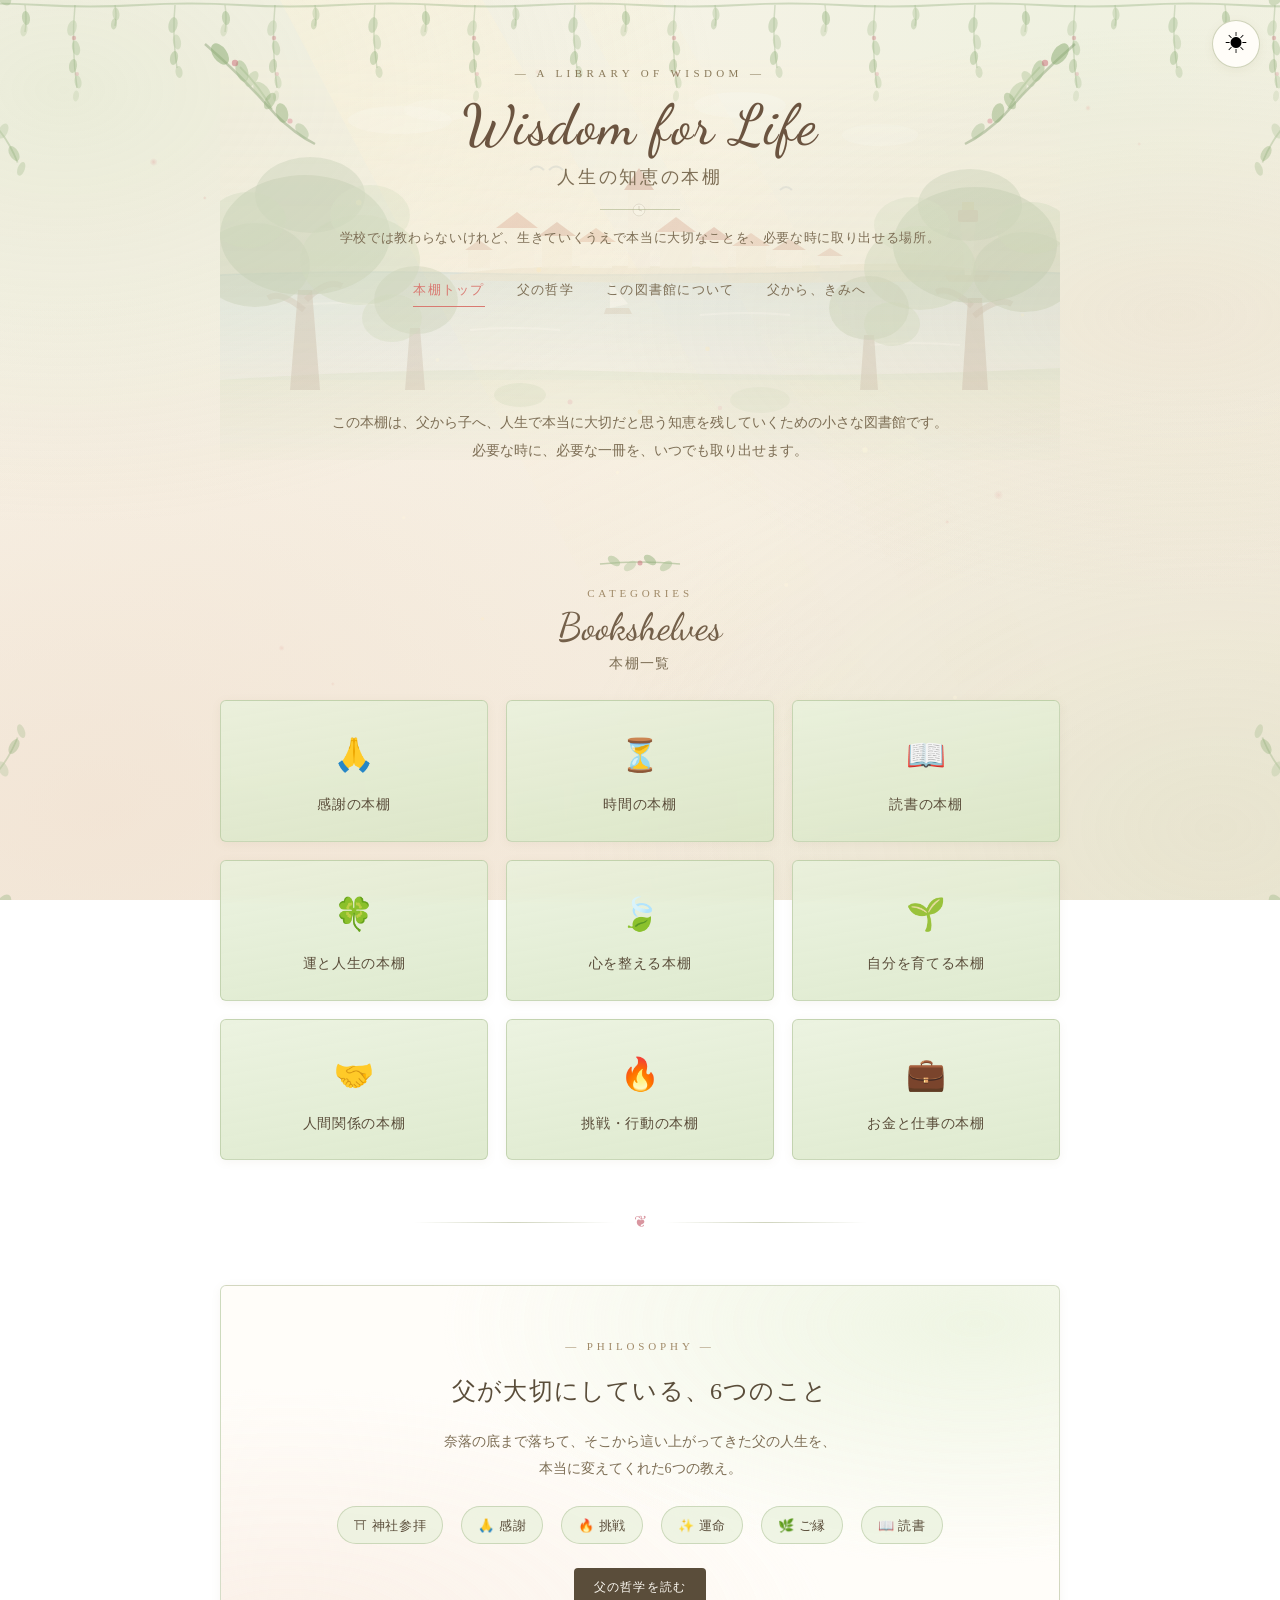
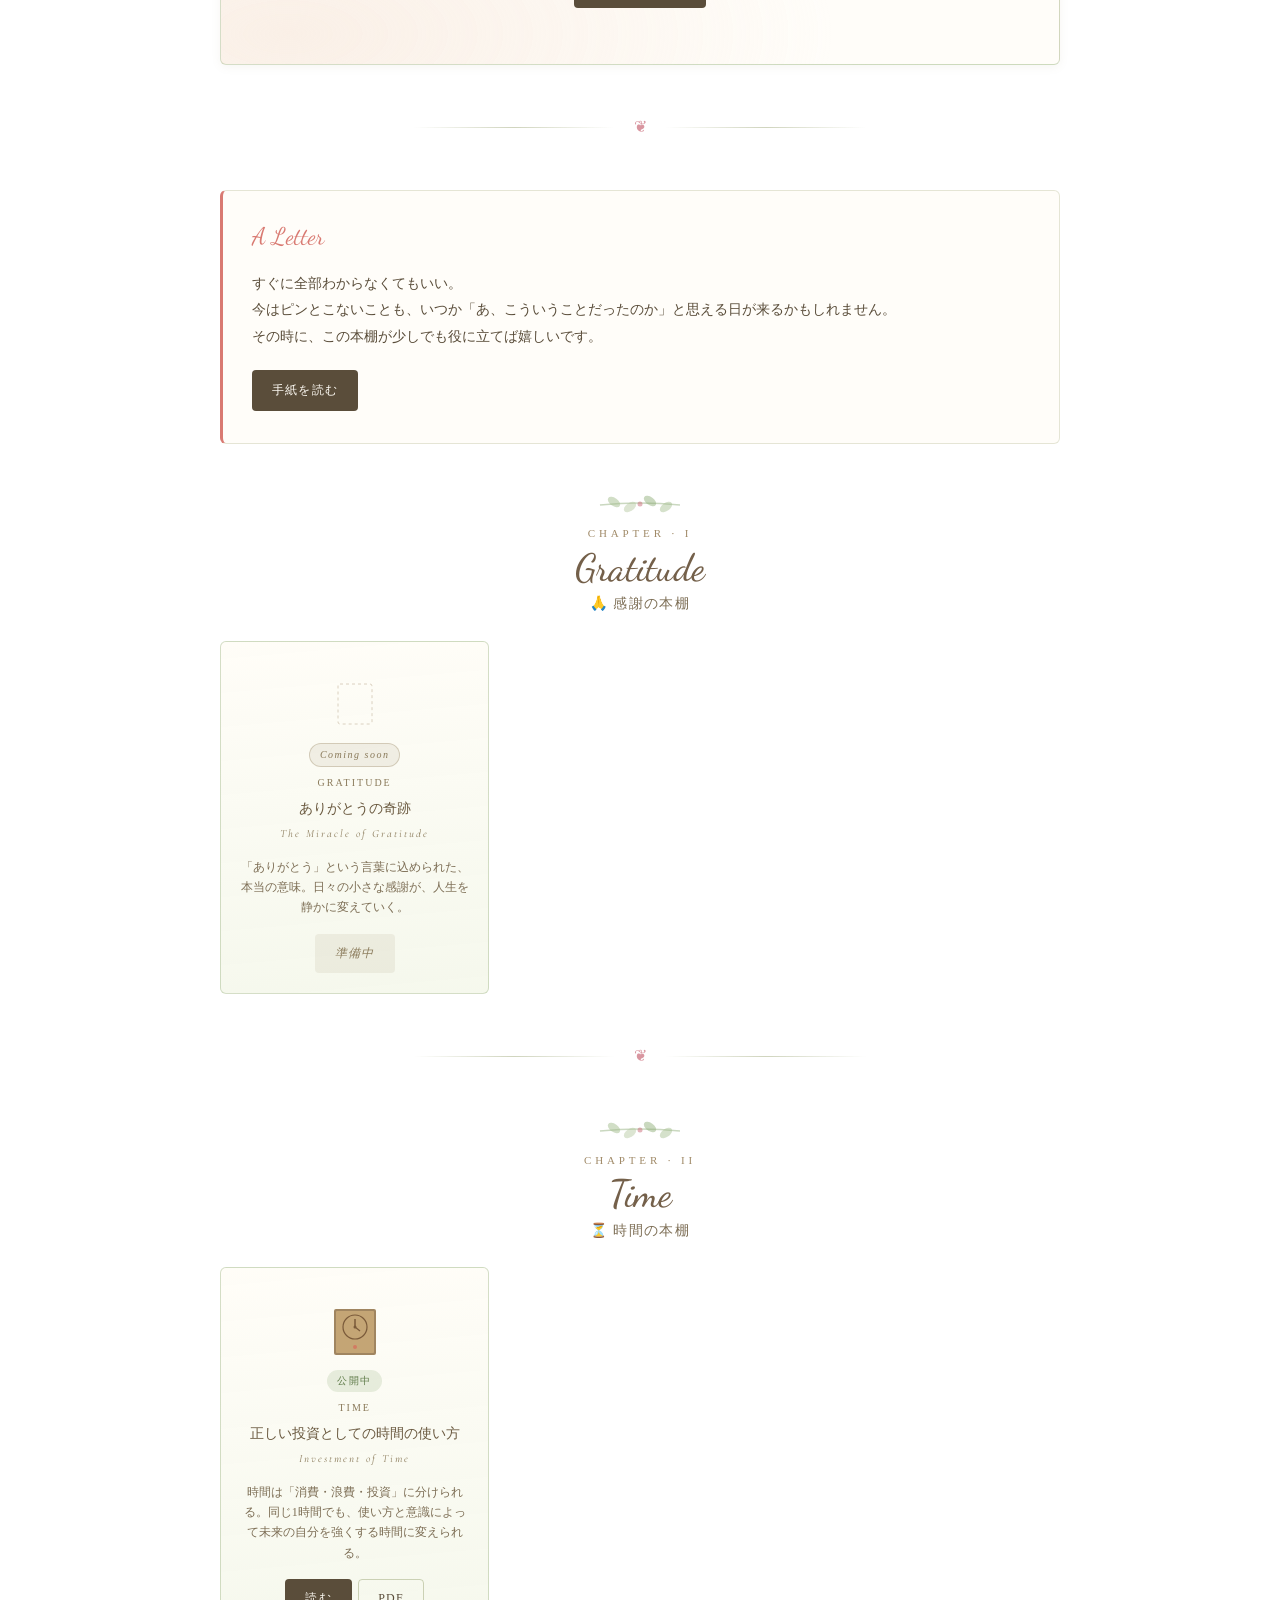
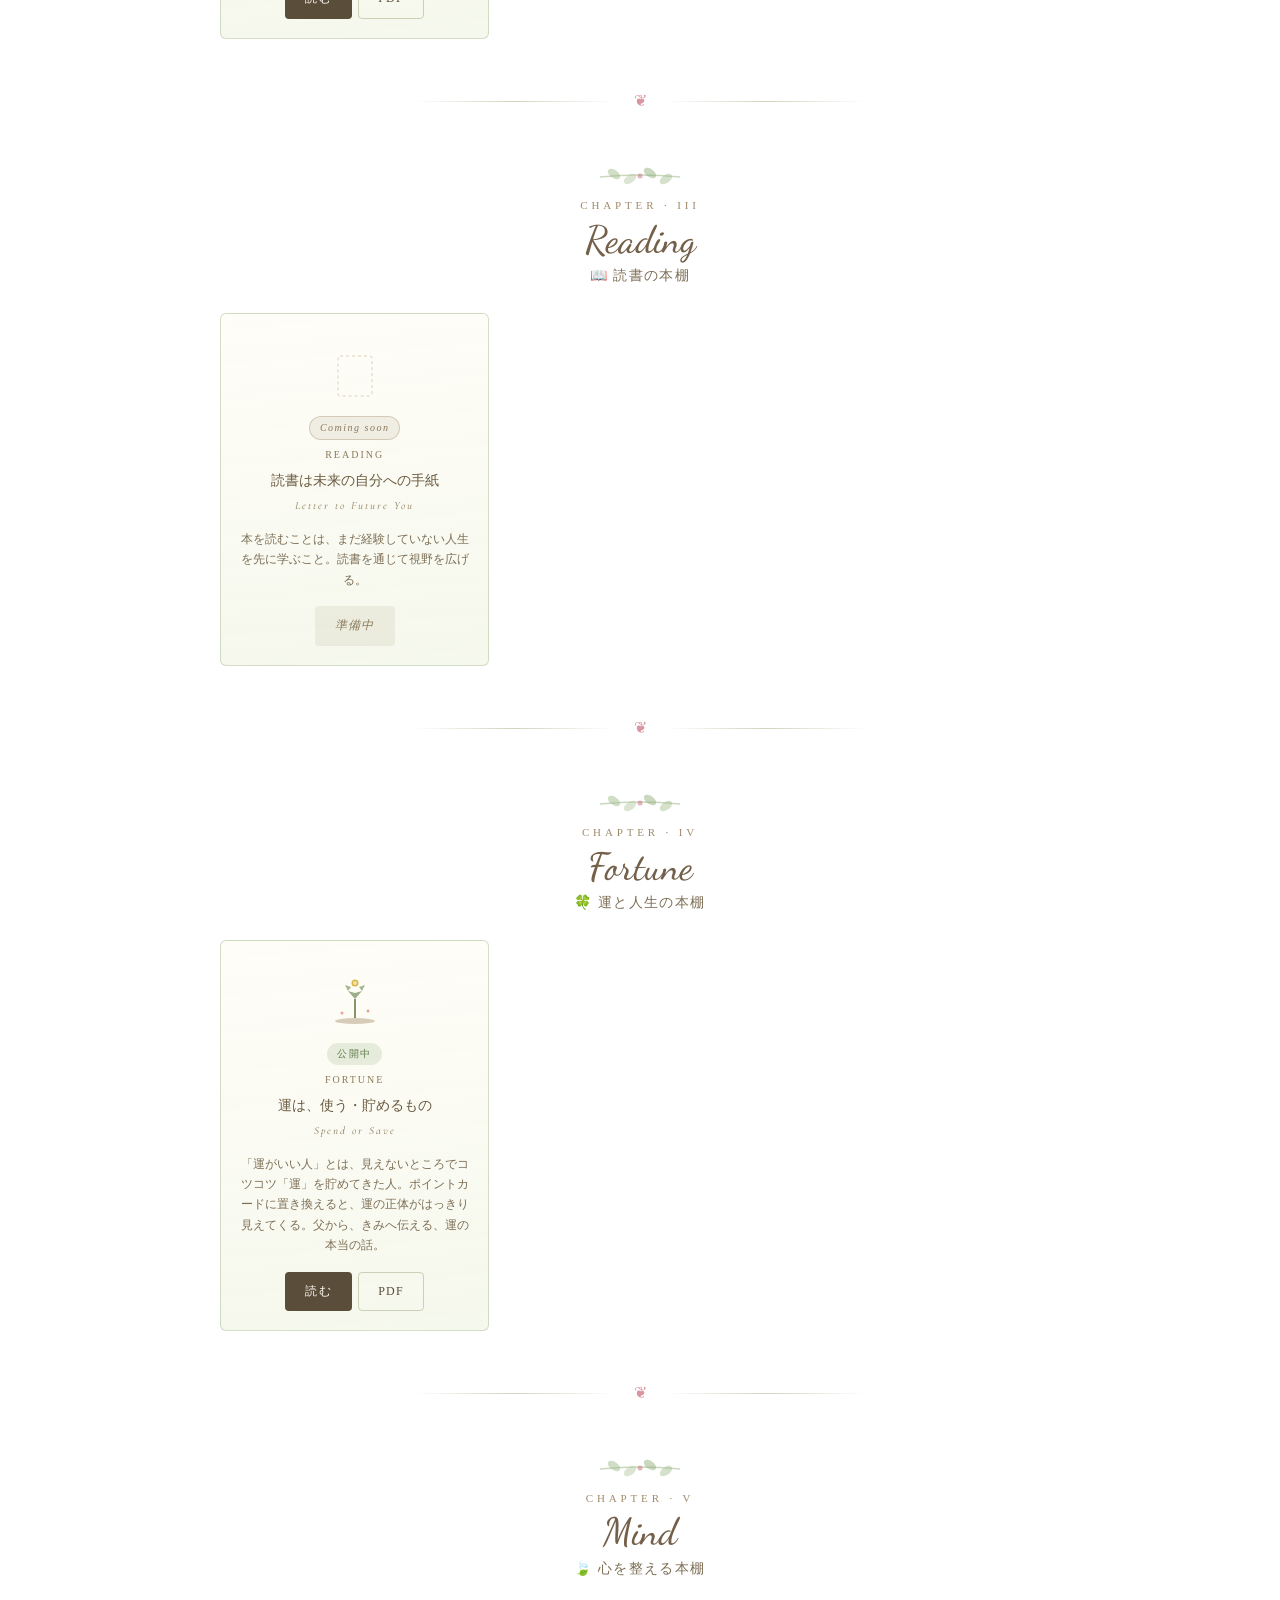
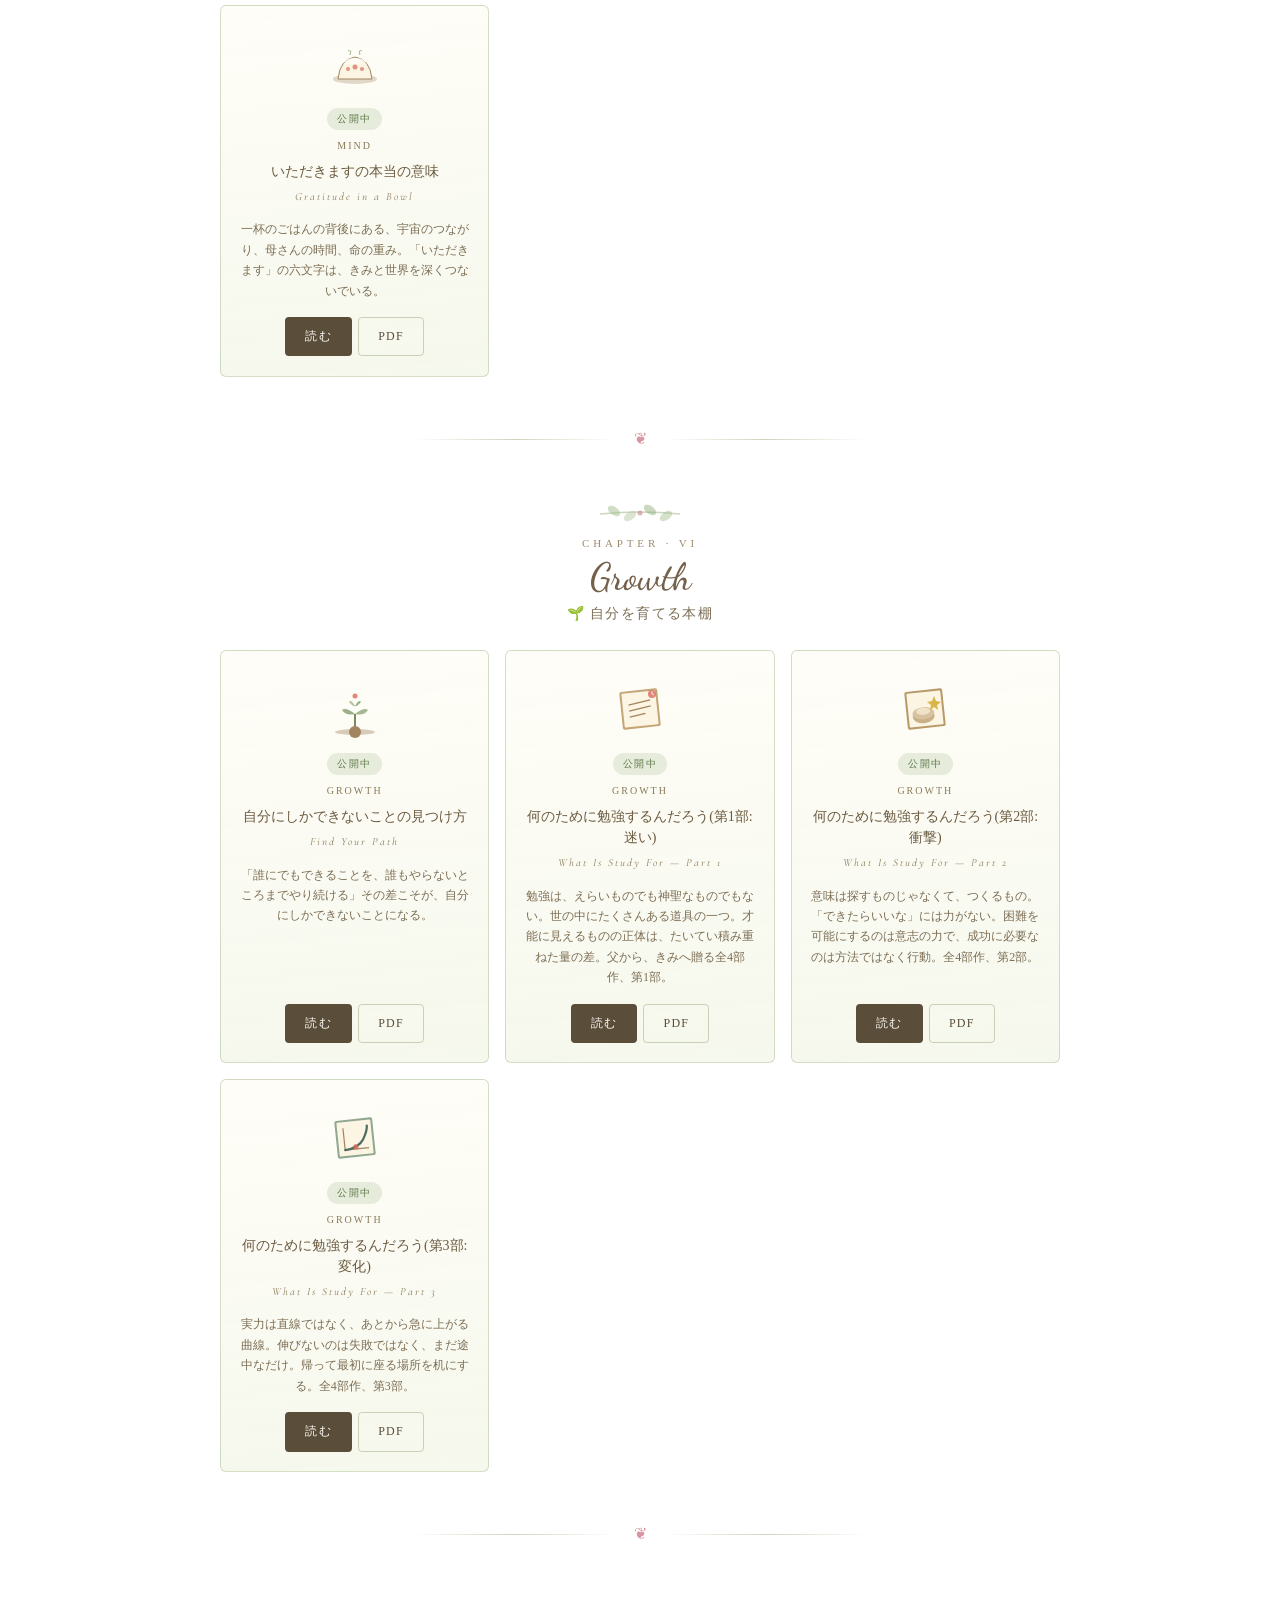
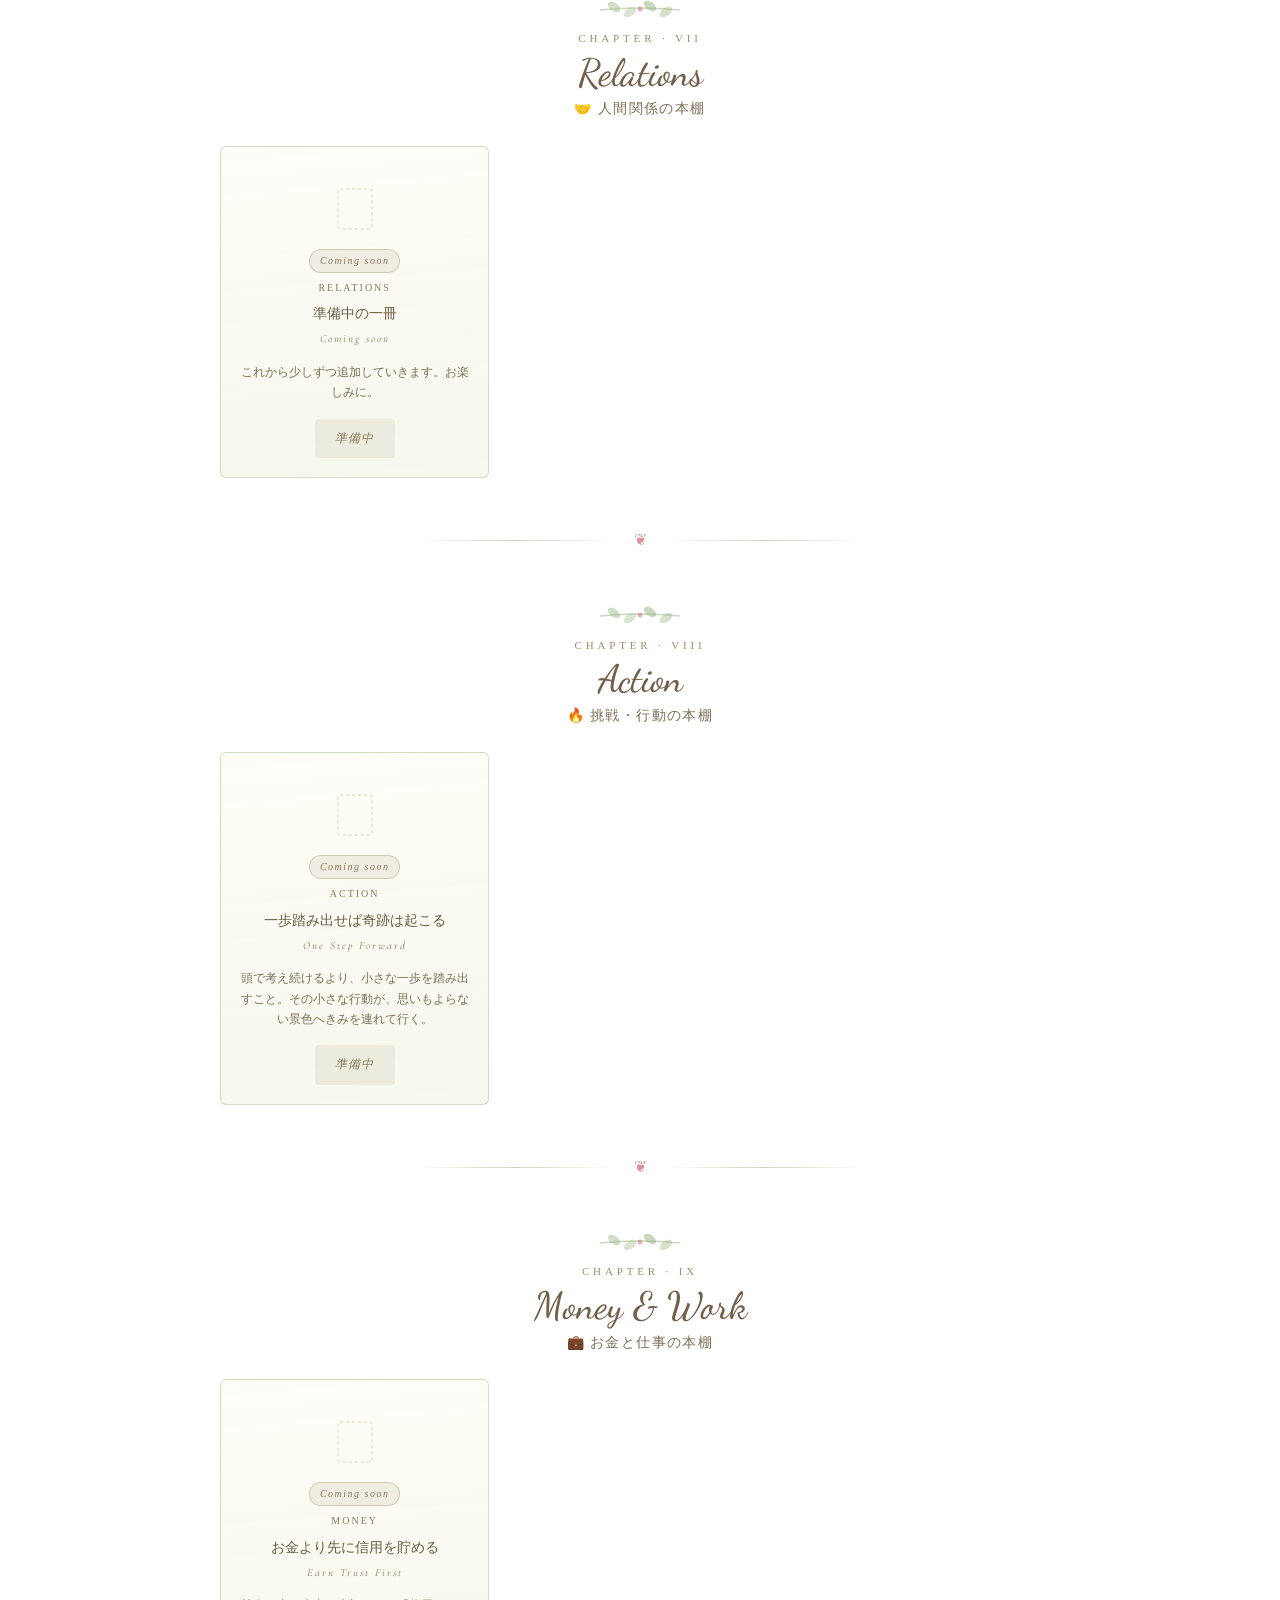
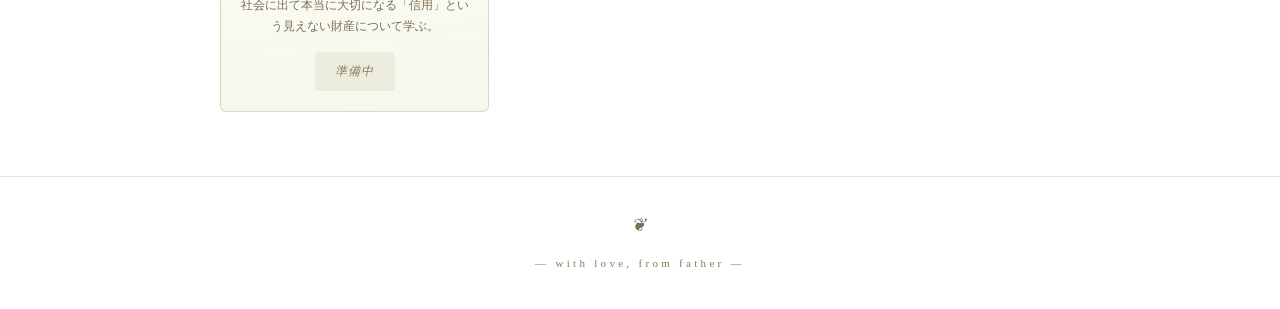
<file: index.html>
<!DOCTYPE html>
<!--
  index.html  =  サイトのトップページ
-->
<html lang="ja">
<head>
  <meta charset="UTF-8">
  <meta name="viewport" content="width=device-width, initial-scale=1.0">
  <title>人生の知恵の本棚｜父から、きみへ。必要な時に取り出せる学びの図書館</title>
  <meta name="description" content="学校では教わらないけれど、生きていくうえで本当に大切なこと。父から、きみへ。人生の知恵を残していく学びの図書館。感謝・時間・読書・運命・心・自分育て・人間関係・挑戦・お金。9つの本棚で、必要な時に必要な学びを。">
  <meta property="og:title" content="人生の知恵の本棚｜父から、きみへ。必要な時に取り出せる学びの図書館">
  <meta property="og:description" content="学校では教わらないけれど、生きていくうえで本当に大切なこと。父から、きみへ。人生の知恵を残していく学びの図書館。感謝・時間・読書・運命・心・自分育て・人間関係・挑戦・お金。9つの本棚で、必要な時に必要な学びを。">
  <meta property="og:type" content="website">
  <meta property="og:url" content="https://lampirika358.com/index.html">
  <meta property="og:site_name" content="人生の知恵の本棚">
  <meta property="og:locale" content="ja_JP">
  <meta name="twitter:card" content="summary">
  <link rel="stylesheet" href="assets/css/style.css">
  <!-- Google Analytics (gtag.js) -->
  <script async src="https://www.googletagmanager.com/gtag/js?id=G-HHT8TLZ1GN"></script>
  <script>
    window.dataLayer = window.dataLayer || [];
    function gtag(){dataLayer.push(arguments);}
    gtag('js', new Date());
    gtag('config', 'G-HHT8TLZ1GN');
  </script>
</head>
<body>

  <button class="mode-toggle" title="昼夜モード切替(準備中)">☀</button>

  <header class="site-header">
    <div class="container">
      <div class="site-header-inner">
        <p class="site-overline">— A LIBRARY OF WISDOM —</p>
        <h1 class="site-title"><a href="index.html">Wisdom for Life</a></h1>
        <p class="site-title-jp">人生の知恵の本棚</p>
        <div class="site-divider"></div>
        <p class="site-subtitle">学校では教わらないけれど、生きていくうえで本当に大切なことを、必要な時に取り出せる場所。</p>
      </div>
      <nav class="site-nav">
        <a href="index.html" class="is-active">本棚トップ</a>
        <a href="philosophy.html">父の哲学</a>
        <a href="about.html">この図書館について</a>
        <a href="letter.html">父から、きみへ</a>
      </nav>
    </div>
  </header>

  <main class="container">

    <section class="intro">
      <p>
        この本棚は、父から子へ、人生で本当に大切だと思う知恵を残していくための小さな図書館です。<br>
        必要な時に、必要な一冊を、いつでも取り出せます。
      </p>
    </section>

    <section class="section">
      <div class="section-chapter">
        <p class="section-chapter-overline">CATEGORIES</p>
        <h2 class="section-chapter-title">Bookshelves</h2>
        <p class="section-chapter-jp">本棚一覧</p>
      </div>

      <div class="category-grid category-grid-3x3">
        <a class="category-card" href="#shelf-thanks">
          <span class="category-icon">🙏</span>
          <span class="category-name">感謝の本棚</span>
        </a>
        <a class="category-card" href="#shelf-time">
          <span class="category-icon">⏳</span>
          <span class="category-name">時間の本棚</span>
        </a>
        <a class="category-card" href="#shelf-read">
          <span class="category-icon">📖</span>
          <span class="category-name">読書の本棚</span>
        </a>
        <a class="category-card" href="#shelf-luck">
          <span class="category-icon">🍀</span>
          <span class="category-name">運と人生の本棚</span>
        </a>
        <a class="category-card" href="#shelf-mind">
          <span class="category-icon">🍃</span>
          <span class="category-name">心を整える本棚</span>
        </a>
        <a class="category-card" href="#shelf-self">
          <span class="category-icon">🌱</span>
          <span class="category-name">自分を育てる本棚</span>
        </a>
        <a class="category-card" href="#shelf-relation">
          <span class="category-icon">🤝</span>
          <span class="category-name">人間関係の本棚</span>
        </a>
        <a class="category-card" href="#shelf-action">
          <span class="category-icon">🔥</span>
          <span class="category-name">挑戦・行動の本棚</span>
        </a>
        <a class="category-card" href="#shelf-money">
          <span class="category-icon">💼</span>
          <span class="category-name">お金と仕事の本棚</span>
        </a>
      </div>
    </section>

    <div class="divider">
      <div class="divider-line"></div>
      <span class="divider-mark">❦</span>
      <div class="divider-line"></div>
    </div>

    <section class="philosophy-banner">
      <p class="philosophy-banner-overline">— PHILOSOPHY —</p>
      <h2 class="philosophy-banner-title">父が大切にしている、6つのこと</h2>
      <p class="philosophy-banner-desc">
        奈落の底まで落ちて、そこから這い上がってきた父の人生を、<br>
        本当に変えてくれた6つの教え。
      </p>
      <p class="philosophy-banner-keywords">
        <span>⛩ 神社参拝</span>
        <span>🙏 感謝</span>
        <span>🔥 挑戦</span>
        <span>✨ 運命</span>
        <span>🌿 ご縁</span>
        <span>📖 読書</span>
      </p>
      <p style="margin-top: 1.5rem;">
        <a class="btn btn-primary" href="philosophy.html">父の哲学を読む</a>
      </p>
    </section>

    <div class="divider">
      <div class="divider-line"></div>
      <span class="divider-mark">❦</span>
      <div class="divider-line"></div>
    </div>

    <section class="message-box">
      <h2 class="message-box-title">A Letter</h2>
      <p>
        すぐに全部わからなくてもいい。<br>
        今はピンとこないことも、いつか「あ、こういうことだったのか」と思える日が来るかもしれません。<br>
        その時に、この本棚が少しでも役に立てば嬉しいです。
      </p>
      <p style="margin-top: 1.2rem;">
        <a class="btn btn-primary" href="letter.html">手紙を読む</a>
      </p>
    </section>

    <!-- ===== 感謝の本棚 ===== -->
    <section class="section" id="shelf-thanks">
      <div class="section-chapter">
        <p class="section-chapter-overline">CHAPTER · I</p>
        <h2 class="section-chapter-title">Gratitude</h2>
        <p class="section-chapter-jp">🙏 感謝の本棚</p>
      </div>

      <div class="book-grid">
        <article class="book-card is-coming">
          <div class="book-illustration">
            <svg viewBox="0 0 70 70">
              <rect x="18" y="20" width="34" height="40" fill="none" stroke="#a89070" stroke-width="1" stroke-dasharray="3,3" rx="2"/>
            </svg>
          </div>
          <span class="book-status status-coming">Coming soon</span>
          <p class="book-category">GRATITUDE</p>
          <h3 class="book-title">ありがとうの奇跡</h3>
          <p class="book-title-en">The Miracle of Gratitude</p>
          <p class="book-desc">「ありがとう」という言葉に込められた、本当の意味。日々の小さな感謝が、人生を静かに変えていく。</p>
          <div class="book-actions">
            <span class="btn btn-disabled">準備中</span>
          </div>
        </article>
      </div>
    </section>

    <div class="divider">
      <div class="divider-line"></div>
      <span class="divider-mark">❦</span>
      <div class="divider-line"></div>
    </div>

    <!-- ===== 時間の本棚 ===== -->
    <section class="section" id="shelf-time">
      <div class="section-chapter">
        <p class="section-chapter-overline">CHAPTER · II</p>
        <h2 class="section-chapter-title">Time</h2>
        <p class="section-chapter-jp">⏳ 時間の本棚</p>
      </div>

      <div class="book-grid">
        <article class="book-card">
          <div class="book-illustration">
            <svg viewBox="0 0 70 70">
              <rect x="14" y="18" width="42" height="46" fill="#a08560" rx="2"/>
              <rect x="16" y="20" width="38" height="42" fill="#c4a575" rx="1"/>
              <circle cx="35" cy="36" r="12" fill="none" stroke="#7a5a3a" stroke-width="1.2"/>
              <line x1="35" y1="28" x2="35" y2="36" stroke="#7a5a3a" stroke-width="1.5"/>
              <line x1="35" y1="36" x2="40" y2="40" stroke="#7a5a3a" stroke-width="1.2"/>
              <circle cx="35" cy="36" r="1.5" fill="#7a5a3a"/>
              <circle cx="35" cy="56" r="2" fill="#d96a5a" opacity="0.7"/>
            </svg>
          </div>
          <span class="book-status status-open">公開中</span>
          <p class="book-category">TIME</p>
          <h3 class="book-title">正しい投資としての時間の使い方</h3>
          <p class="book-title-en">Investment of Time</p>
          <p class="book-desc">時間は「消費・浪費・投資」に分けられる。同じ1時間でも、使い方と意識によって未来の自分を強くする時間に変えられる。</p>
          <div class="book-actions">
            <a class="btn btn-primary" href="lessons/time-investment.html">読む</a>
            <a class="btn btn-secondary" href="assets/pdf/time-investment.pdf" target="_blank" rel="noopener">PDF</a>
          </div>
        </article>
      </div>
    </section>

    <div class="divider">
      <div class="divider-line"></div>
      <span class="divider-mark">❦</span>
      <div class="divider-line"></div>
    </div>

    <!-- ===== 読書の本棚 ===== -->
    <section class="section" id="shelf-read">
      <div class="section-chapter">
        <p class="section-chapter-overline">CHAPTER · III</p>
        <h2 class="section-chapter-title">Reading</h2>
        <p class="section-chapter-jp">📖 読書の本棚</p>
      </div>

      <div class="book-grid">
        <article class="book-card is-coming">
          <div class="book-illustration">
            <svg viewBox="0 0 70 70">
              <rect x="18" y="20" width="34" height="40" fill="none" stroke="#a89070" stroke-width="1" stroke-dasharray="3,3" rx="2"/>
            </svg>
          </div>
          <span class="book-status status-coming">Coming soon</span>
          <p class="book-category">READING</p>
          <h3 class="book-title">読書は未来の自分への手紙</h3>
          <p class="book-title-en">Letter to Future You</p>
          <p class="book-desc">本を読むことは、まだ経験していない人生を先に学ぶこと。読書を通じて視野を広げる。</p>
          <div class="book-actions">
            <span class="btn btn-disabled">準備中</span>
          </div>
        </article>
      </div>
    </section>

    <div class="divider">
      <div class="divider-line"></div>
      <span class="divider-mark">❦</span>
      <div class="divider-line"></div>
    </div>

    <!-- ===== 運と人生の本棚 ===== -->
    <section class="section" id="shelf-luck">
      <div class="section-chapter">
        <p class="section-chapter-overline">CHAPTER · IV</p>
        <h2 class="section-chapter-title">Fortune</h2>
        <p class="section-chapter-jp">🍀 運と人生の本棚</p>
      </div>

      <div class="book-grid">
        <article class="book-card">
          <div class="book-illustration">
            <svg viewBox="0 0 70 70">
              <ellipse cx="35" cy="58" rx="20" ry="3" fill="#a08560" opacity="0.4"/>
              <path d="M35 55 L35 36" stroke="#7a8a5a" stroke-width="1.8"/>
              <path d="M35 36 L28 28 L35 30 L42 28 Z" fill="#9bb088"/>
              <path d="M28 28 L25 22 L31 24 L28 28" fill="#a5b893"/>
              <path d="M42 28 L45 22 L39 24 L42 28" fill="#a5b893"/>
              <circle cx="35" cy="20" r="3.5" fill="#d4af37" opacity="0.9"/>
              <circle cx="35" cy="20" r="2" fill="#fff3c4" opacity="0.7"/>
              <circle cx="22" cy="50" r="1.5" fill="#d96a5a" opacity="0.6"/>
              <circle cx="48" cy="48" r="1.5" fill="#d96a5a" opacity="0.6"/>
            </svg>
          </div>
          <span class="book-status status-open">公開中</span>
          <p class="book-category">FORTUNE</p>
          <h3 class="book-title">運は、使う・貯めるもの</h3>
          <p class="book-title-en">Spend or Save</p>
          <p class="book-desc">「運がいい人」とは、見えないところでコツコツ「運」を貯めてきた人。ポイントカードに置き換えると、運の正体がはっきり見えてくる。父から、きみへ伝える、運の本当の話。</p>
          <div class="book-actions">
            <a class="btn btn-primary" href="lessons/un-wa-tsukau-tameru.html">読む</a>
            <a class="btn btn-secondary" href="assets/pdf/un-wa-tsukau-tameru-slides.pdf" target="_blank" rel="noopener">PDF</a>
          </div>
        </article>
      </div>
    </section>

    <div class="divider">
      <div class="divider-line"></div>
      <span class="divider-mark">❦</span>
      <div class="divider-line"></div>
    </div>

    <!-- ===== 心を整える本棚 ===== -->
    <section class="section" id="shelf-mind">
      <div class="section-chapter">
        <p class="section-chapter-overline">CHAPTER · V</p>
        <h2 class="section-chapter-title">Mind</h2>
        <p class="section-chapter-jp">🍃 心を整える本棚</p>
      </div>

      <div class="book-grid">
        <article class="book-card">
          <div class="book-illustration">
            <svg viewBox="0 0 70 70">
              <ellipse cx="35" cy="50" rx="22" ry="5" fill="#a08560" opacity="0.3"/>
              <path d="M18 50 Q20 30 35 28 Q50 30 52 50 Z" fill="#fcf5e3" stroke="#a08560" stroke-width="1"/>
              <ellipse cx="35" cy="32" rx="12" ry="3" fill="#fff" opacity="0.6"/>
              <circle cx="28" cy="40" r="2" fill="#d96a5a" opacity="0.7"/>
              <circle cx="35" cy="38" r="2.5" fill="#d96a5a" opacity="0.7"/>
              <circle cx="42" cy="40" r="2" fill="#d96a5a" opacity="0.7"/>
              <path d="M30 26 Q32 20 28 22" fill="none" stroke="#9bb088" stroke-width="1"/>
              <path d="M40 26 Q38 20 42 22" fill="none" stroke="#9bb088" stroke-width="1"/>
            </svg>
          </div>
          <span class="book-status status-open">公開中</span>
          <p class="book-category">MIND</p>
          <h3 class="book-title">いただきますの本当の意味</h3>
          <p class="book-title-en">Gratitude in a Bowl</p>
          <p class="book-desc">一杯のごはんの背後にある、宇宙のつながり、母さんの時間、命の重み。「いただきます」の六文字は、きみと世界を深くつないでいる。</p>
          <div class="book-actions">
            <a class="btn btn-primary" href="lessons/itadakimasu.html">読む</a>
            <a class="btn btn-secondary" href="assets/pdf/itadakimasu.pdf" target="_blank" rel="noopener">PDF</a>
          </div>
        </article>
      </div>
    </section>

    <div class="divider">
      <div class="divider-line"></div>
      <span class="divider-mark">❦</span>
      <div class="divider-line"></div>
    </div>

    <!-- ===== 自分を育てる本棚 ===== -->
    <section class="section" id="shelf-self">
      <div class="section-chapter">
        <p class="section-chapter-overline">CHAPTER · VI</p>
        <h2 class="section-chapter-title">Growth</h2>
        <p class="section-chapter-jp">🌱 自分を育てる本棚</p>
      </div>

      <div class="book-grid">
        <article class="book-card">
          <div class="book-illustration">
            <svg viewBox="0 0 70 70">
              <ellipse cx="35" cy="58" rx="20" ry="3" fill="#a08560" opacity="0.4"/>
              <path d="M35 58 L35 40" stroke="#7a8a5a" stroke-width="2"/>
              <path d="M35 40 Q26 33 22 36 Q26 42 35 40" fill="#9bb088"/>
              <path d="M35 40 Q44 33 48 36 Q44 42 35 40" fill="#a5b893"/>
              <path d="M35 32 Q31 25 29 28 Q33 33 35 32" fill="#b5c5a0"/>
              <path d="M35 32 Q39 25 41 28 Q37 33 35 32" fill="#9bb088"/>
              <circle cx="35" cy="58" r="6" fill="#a08560"/>
              <circle cx="35" cy="22" r="2.5" fill="#d96a5a" opacity="0.8"/>
            </svg>
          </div>
          <span class="book-status status-open">公開中</span>
          <p class="book-category">GROWTH</p>
          <h3 class="book-title">自分にしかできないことの見つけ方</h3>
          <p class="book-title-en">Find Your Path</p>
          <p class="book-desc">「誰にでもできることを、誰もやらないところまでやり続ける」その差こそが、自分にしかできないことになる。</p>
          <div class="book-actions">
            <a class="btn btn-primary" href="lessons/jibun-ni-shika-dekinai-koto.html">読む</a>
            <a class="btn btn-secondary" href="assets/pdf/jibun-ni-shika-dekinai-koto.pdf" target="_blank" rel="noopener">PDF</a>
          </div>
        </article>

        <article class="book-card">
          <div class="book-illustration">
            <svg viewBox="0 0 70 70">
              <rect x="16" y="16" width="38" height="38" fill="#c4a575" rx="2" transform="rotate(-6 35 35)"/>
              <rect x="18" y="18" width="34" height="34" fill="#fcf5e3" rx="1" transform="rotate(-6 35 35)"/>
              <line x1="24" y1="30" x2="46" y2="27" stroke="#a08560" stroke-width="1.3" transform="rotate(-6 35 35)"/>
              <line x1="24" y1="36" x2="46" y2="33" stroke="#a08560" stroke-width="1.3" transform="rotate(-6 35 35)"/>
              <line x1="24" y1="42" x2="40" y2="40" stroke="#a08560" stroke-width="1.3" transform="rotate(-6 35 35)"/>
              <circle cx="47" cy="20" r="4" fill="#d96a5a" opacity="0.8"/>
              <path d="M47 17 L47 20 M47 20 L49 21" stroke="#fff" stroke-width="0.8"/>
            </svg>
          </div>
          <span class="book-status status-open">公開中</span>
          <p class="book-category">GROWTH</p>
          <h3 class="book-title">何のために勉強するんだろう(第1部:迷い)</h3>
          <p class="book-title-en">What Is Study For — Part 1</p>
          <p class="book-desc">勉強は、えらいものでも神聖なものでもない。世の中にたくさんある道具の一つ。才能に見えるものの正体は、たいてい積み重ねた量の差。父から、きみへ贈る全4部作、第1部。</p>
          <div class="book-actions">
            <a class="btn btn-primary" href="lessons/nan-no-tame-ni-benkyou-01.html">読む</a>
            <a class="btn btn-secondary" href="assets/pdf/nan-no-tame-ni-benkyou-01-slides.pdf" target="_blank" rel="noopener">PDF</a>
          </div>
        </article>

        <article class="book-card">
          <div class="book-illustration">
            <svg viewBox="0 0 70 70">
              <rect x="16" y="16" width="38" height="38" fill="#b89a68" rx="2" transform="rotate(-6 35 35)"/>
              <rect x="18" y="18" width="34" height="34" fill="#fcf5e3" rx="1" transform="rotate(-6 35 35)"/>
              <ellipse cx="33" cy="42" rx="11" ry="7" fill="#c9b08a" transform="rotate(-6 35 35)"/>
              <ellipse cx="33" cy="39" rx="11" ry="6" fill="#d8c3a0" transform="rotate(-6 35 35)"/>
              <ellipse cx="33" cy="37" rx="7" ry="3.5" fill="#efe2c8" transform="rotate(-6 35 35)"/>
              <path d="M44 22 L46 27 L51 28 L47 31 L48 36 L44 33 L40 36 L41 31 L37 28 L42 27 Z" fill="#d4af37" opacity="0.9"/>
            </svg>
          </div>
          <span class="book-status status-open">公開中</span>
          <p class="book-category">GROWTH</p>
          <h3 class="book-title">何のために勉強するんだろう(第2部:衝撃)</h3>
          <p class="book-title-en">What Is Study For — Part 2</p>
          <p class="book-desc">意味は探すものじゃなくて、つくるもの。「できたらいいな」には力がない。困難を可能にするのは意志の力で、成功に必要なのは方法ではなく行動。全4部作、第2部。</p>
          <div class="book-actions">
            <a class="btn btn-primary" href="lessons/nan-no-tame-ni-benkyou-02.html">読む</a>
            <a class="btn btn-secondary" href="assets/pdf/nan-no-tame-ni-benkyou-02-slides.pdf" target="_blank" rel="noopener">PDF</a>
          </div>
        </article>

        <article class="book-card">
          <div class="book-illustration">
            <svg viewBox="0 0 70 70">
              <rect x="16" y="16" width="38" height="38" fill="#8fa88f" rx="2" transform="rotate(-6 35 35)"/>
              <rect x="18" y="18" width="34" height="34" fill="#fcf5e3" rx="1" transform="rotate(-6 35 35)"/>
              <line x1="24" y1="46" x2="48" y2="46" stroke="#a08560" stroke-width="1.2" transform="rotate(-6 35 35)"/>
              <line x1="24" y1="46" x2="24" y2="24" stroke="#a08560" stroke-width="1.2" transform="rotate(-6 35 35)"/>
              <path d="M24 46 Q38 45 43 37 T48 24" fill="none" stroke="#4a6b5f" stroke-width="2.2" stroke-linecap="round" transform="rotate(-6 35 35)"/>
              <circle cx="35" cy="44" r="2.6" fill="#d96a5a" opacity="0.85" transform="rotate(-6 35 35)"/>
            </svg>
          </div>
          <span class="book-status status-open">公開中</span>
          <p class="book-category">GROWTH</p>
          <h3 class="book-title">何のために勉強するんだろう(第3部:変化)</h3>
          <p class="book-title-en">What Is Study For — Part 3</p>
          <p class="book-desc">実力は直線ではなく、あとから急に上がる曲線。伸びないのは失敗ではなく、まだ途中なだけ。帰って最初に座る場所を机にする。全4部作、第3部。</p>
          <div class="book-actions">
            <a class="btn btn-primary" href="lessons/nan-no-tame-ni-benkyou-03.html">読む</a>
            <a class="btn btn-secondary" href="assets/pdf/nan-no-tame-ni-benkyou-03-slides.pdf" target="_blank" rel="noopener">PDF</a>
          </div>
        </article>
      </div>
    </section>

    <div class="divider">
      <div class="divider-line"></div>
      <span class="divider-mark">❦</span>
      <div class="divider-line"></div>
    </div>

    <!-- ===== 人間関係の本棚 ===== -->
    <section class="section" id="shelf-relation">
      <div class="section-chapter">
        <p class="section-chapter-overline">CHAPTER · VII</p>
        <h2 class="section-chapter-title">Relations</h2>
        <p class="section-chapter-jp">🤝 人間関係の本棚</p>
      </div>

      <div class="book-grid">
        <article class="book-card is-coming">
          <div class="book-illustration">
            <svg viewBox="0 0 70 70">
              <rect x="18" y="20" width="34" height="40" fill="none" stroke="#a89070" stroke-width="1" stroke-dasharray="3,3" rx="2"/>
            </svg>
          </div>
          <span class="book-status status-coming">Coming soon</span>
          <p class="book-category">RELATIONS</p>
          <h3 class="book-title">準備中の一冊</h3>
          <p class="book-title-en">Coming soon</p>
          <p class="book-desc">これから少しずつ追加していきます。お楽しみに。</p>
          <div class="book-actions">
            <span class="btn btn-disabled">準備中</span>
          </div>
        </article>
      </div>
    </section>

    <div class="divider">
      <div class="divider-line"></div>
      <span class="divider-mark">❦</span>
      <div class="divider-line"></div>
    </div>

    <!-- ===== 挑戦・行動の本棚 ===== -->
    <section class="section" id="shelf-action">
      <div class="section-chapter">
        <p class="section-chapter-overline">CHAPTER · VIII</p>
        <h2 class="section-chapter-title">Action</h2>
        <p class="section-chapter-jp">🔥 挑戦・行動の本棚</p>
      </div>

      <div class="book-grid">
        <article class="book-card is-coming">
          <div class="book-illustration">
            <svg viewBox="0 0 70 70">
              <rect x="18" y="20" width="34" height="40" fill="none" stroke="#a89070" stroke-width="1" stroke-dasharray="3,3" rx="2"/>
            </svg>
          </div>
          <span class="book-status status-coming">Coming soon</span>
          <p class="book-category">ACTION</p>
          <h3 class="book-title">一歩踏み出せば奇跡は起こる</h3>
          <p class="book-title-en">One Step Forward</p>
          <p class="book-desc">頭で考え続けるより、小さな一歩を踏み出すこと。その小さな行動が、思いもよらない景色へきみを連れて行く。</p>
          <div class="book-actions">
            <span class="btn btn-disabled">準備中</span>
          </div>
        </article>
      </div>
    </section>

    <div class="divider">
      <div class="divider-line"></div>
      <span class="divider-mark">❦</span>
      <div class="divider-line"></div>
    </div>

    <!-- ===== お金と仕事の本棚 ===== -->
    <section class="section" id="shelf-money">
      <div class="section-chapter">
        <p class="section-chapter-overline">CHAPTER · IX</p>
        <h2 class="section-chapter-title">Money &amp; Work</h2>
        <p class="section-chapter-jp">💼 お金と仕事の本棚</p>
      </div>

      <div class="book-grid">
        <article class="book-card is-coming">
          <div class="book-illustration">
            <svg viewBox="0 0 70 70">
              <rect x="18" y="20" width="34" height="40" fill="none" stroke="#a89070" stroke-width="1" stroke-dasharray="3,3" rx="2"/>
            </svg>
          </div>
          <span class="book-status status-coming">Coming soon</span>
          <p class="book-category">MONEY</p>
          <h3 class="book-title">お金より先に信用を貯める</h3>
          <p class="book-title-en">Earn Trust First</p>
          <p class="book-desc">社会に出て本当に大切になる「信用」という見えない財産について学ぶ。</p>
          <div class="book-actions">
            <span class="btn btn-disabled">準備中</span>
          </div>
        </article>
      </div>
    </section>

  </main>

  <footer class="site-footer">
    <div class="container">
      <p>— with love, from father —</p>
    </div>
  </footer>

  <script src="assets/js/main.js"></script>
</body>
</html>
</file>
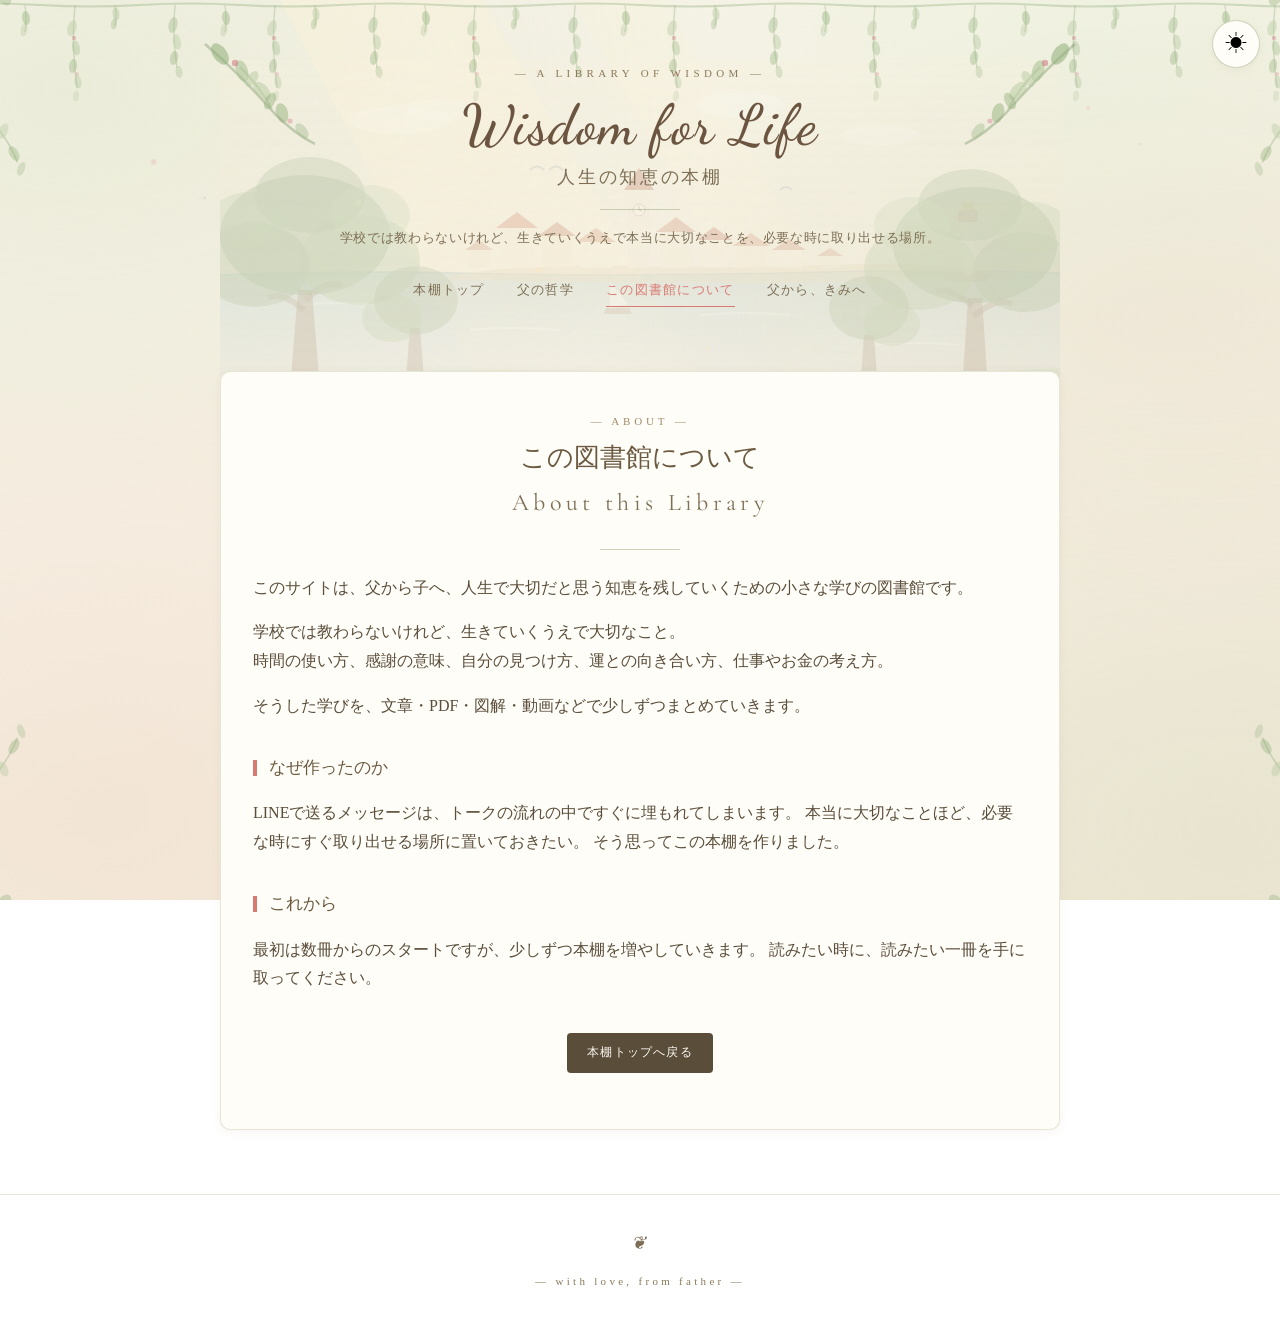
<file: about.html>
<!DOCTYPE html>
<!--
  about.html  =  この図書館について のページ
-->
<html lang="ja">
<head>
  <meta charset="UTF-8">
  <meta name="viewport" content="width=device-width, initial-scale=1.0">
  <title>この図書館について｜人生の知恵の本棚</title>
  <meta name="description" content="「人生の知恵の本棚」は、父から、きみへ。人生で本当に大切な知恵を残していくための小さな学びの図書館です。なぜ作ったか、これからどう育てていくかをお話します。">
  <!-- OGP (SNSでシェアされた時の表示) -->
  <meta property="og:title" content="この図書館について｜人生の知恵の本棚">
  <meta property="og:description" content="「人生の知恵の本棚」は、父から、きみへ。人生で本当に大切な知恵を残していくための小さな学びの図書館です。なぜ作ったか、これからどう育てていくかをお話します。">
  <meta property="og:type" content="website">
  <meta property="og:url" content="https://lampirika358.com/about.html">
  <meta property="og:site_name" content="人生の知恵の本棚">
  <meta property="og:locale" content="ja_JP">
  <meta name="twitter:card" content="summary">
  <link rel="stylesheet" href="assets/css/style.css">
  <!-- Google Analytics (gtag.js) -->
  <script async src="https://www.googletagmanager.com/gtag/js?id=G-HHT8TLZ1GN"></script>
  <script>
    window.dataLayer = window.dataLayer || [];
    function gtag(){dataLayer.push(arguments);}
    gtag('js', new Date());
    gtag('config', 'G-HHT8TLZ1GN');
  </script>
</head>
<body>

  <button class="mode-toggle" title="昼夜モード切替(準備中)">☀</button>

  <header class="site-header">
    <div class="container">
      <div class="site-header-inner">
        <p class="site-overline">— A LIBRARY OF WISDOM —</p>
        <h1 class="site-title"><a href="index.html">Wisdom for Life</a></h1>
        <p class="site-title-jp">人生の知恵の本棚</p>
        <div class="site-divider"></div>
        <p class="site-subtitle">学校では教わらないけれど、生きていくうえで本当に大切なことを、必要な時に取り出せる場所。</p>
      </div>
      <nav class="site-nav">
        <a href="index.html">本棚トップ</a>
        <a href="philosophy.html">父の哲学</a>
        <a href="about.html" class="is-active">この図書館について</a>
        <a href="letter.html">父から、きみへ</a>
      </nav>
    </div>
  </header>

  <main class="container">
    <article class="article">
      <p class="article-overline">— ABOUT —</p>
      <h2 class="article-title">この図書館について</h2>
      <p class="article-title-en">About this Library</p>
      <div class="article-divider"></div>

      <p>
        このサイトは、父から子へ、人生で大切だと思う知恵を残していくための小さな学びの図書館です。
      </p>

      <p>
        学校では教わらないけれど、生きていくうえで大切なこと。<br>
        時間の使い方、感謝の意味、自分の見つけ方、運との向き合い方、仕事やお金の考え方。
      </p>

      <p>
        そうした学びを、文章・PDF・図解・動画などで少しずつまとめていきます。
      </p>

      <h3 class="article-subtitle">なぜ作ったのか</h3>
      <p>
        LINEで送るメッセージは、トークの流れの中ですぐに埋もれてしまいます。
        本当に大切なことほど、必要な時にすぐ取り出せる場所に置いておきたい。
        そう思ってこの本棚を作りました。
      </p>

      <h3 class="article-subtitle">これから</h3>
      <p>
        最初は数冊からのスタートですが、少しずつ本棚を増やしていきます。
        読みたい時に、読みたい一冊を手に取ってください。
      </p>

      <p style="margin-top: 2.5rem; text-align: center;">
        <a class="btn btn-primary" href="index.html">本棚トップへ戻る</a>
      </p>
    </article>
  </main>

  <footer class="site-footer">
    <div class="container">
      <p>— with love, from father —</p>
    </div>
  </footer>

  <script src="assets/js/main.js"></script>
</body>
</html>
</file>
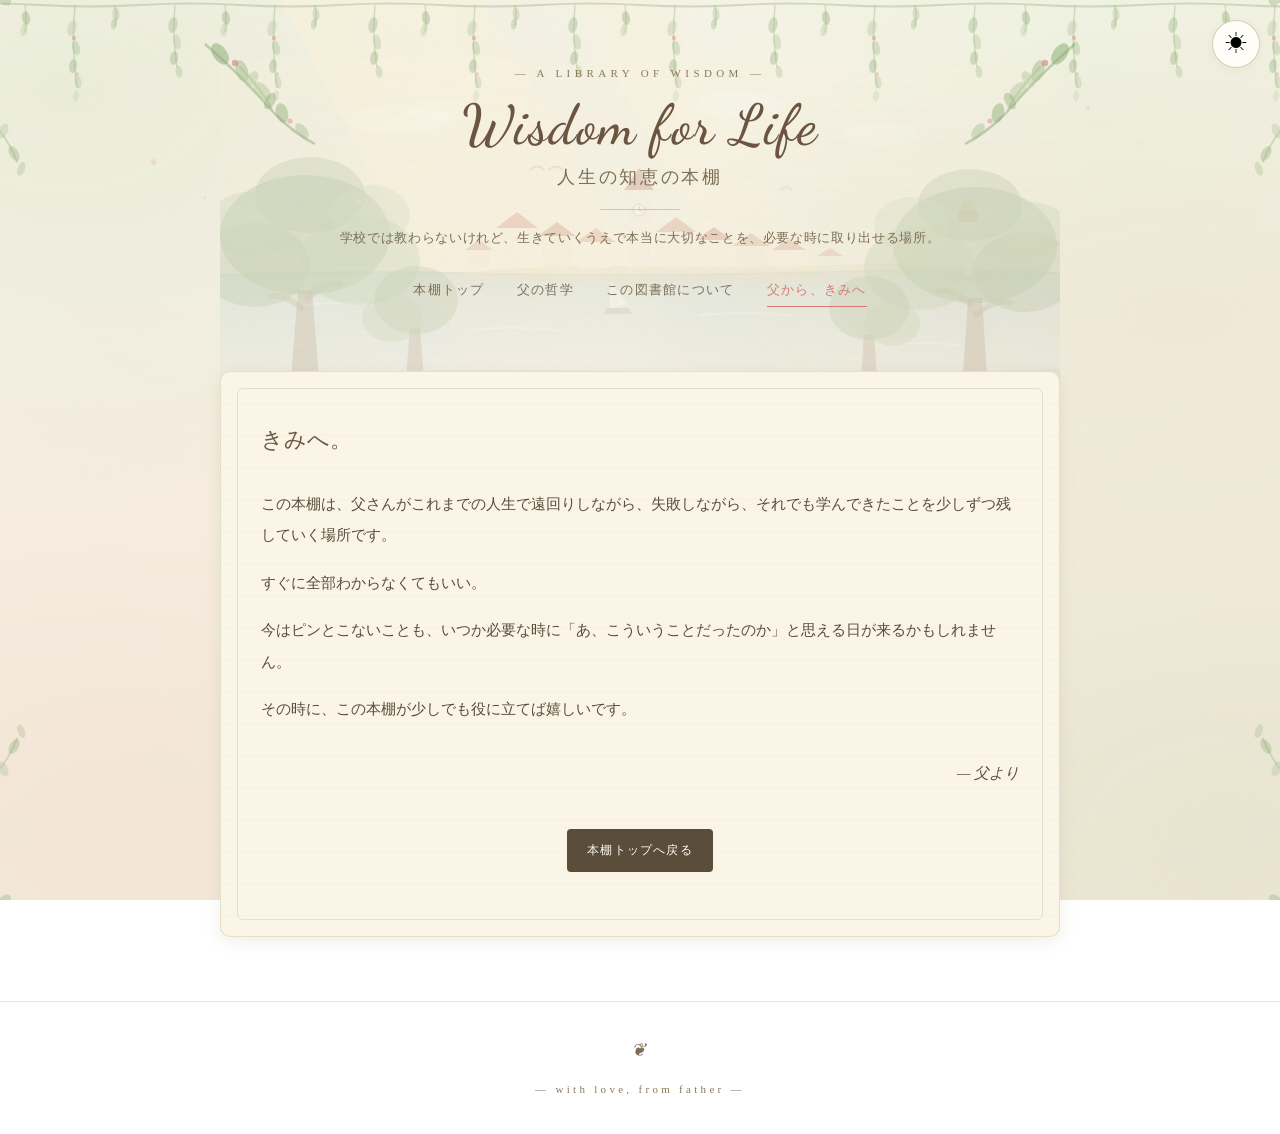
<file: letter.html>
<!DOCTYPE html>
<!--
  letter.html  =  父から、きみへの手紙ページ
-->
<html lang="ja">
<head>
  <meta charset="UTF-8">
  <meta name="viewport" content="width=device-width, initial-scale=1.0">
  <title>父から、きみへ｜人生の知恵の本棚</title>
  <meta name="description" content="父から、きみへ宛てた手紙。これまでの人生で遠回りしながら学んできたことを、少しずつ残していく場所です。">
  <!-- OGP (SNSでシェアされた時の表示) -->
  <meta property="og:title" content="父から、きみへ｜人生の知恵の本棚">
  <meta property="og:description" content="父から、きみへ宛てた手紙。これまでの人生で遠回りしながら学んできたことを、少しずつ残していく場所です。">
  <meta property="og:type" content="website">
  <meta property="og:url" content="https://lampirika358.com/letter.html">
  <meta property="og:site_name" content="人生の知恵の本棚">
  <meta property="og:locale" content="ja_JP">
  <meta name="twitter:card" content="summary">
  <link rel="stylesheet" href="assets/css/style.css">
  <!-- Google Analytics (gtag.js) -->
  <script async src="https://www.googletagmanager.com/gtag/js?id=G-HHT8TLZ1GN"></script>
  <script>
    window.dataLayer = window.dataLayer || [];
    function gtag(){dataLayer.push(arguments);}
    gtag('js', new Date());
    gtag('config', 'G-HHT8TLZ1GN');
  </script>
</head>
<body>

  <button class="mode-toggle" title="昼夜モード切替(準備中)">☀</button>

  <header class="site-header">
    <div class="container">
      <div class="site-header-inner">
        <p class="site-overline">— A LIBRARY OF WISDOM —</p>
        <h1 class="site-title"><a href="index.html">Wisdom for Life</a></h1>
        <p class="site-title-jp">人生の知恵の本棚</p>
        <div class="site-divider"></div>
        <p class="site-subtitle">学校では教わらないけれど、生きていくうえで本当に大切なことを、必要な時に取り出せる場所。</p>
      </div>
      <nav class="site-nav">
        <a href="index.html">本棚トップ</a>
        <a href="philosophy.html">父の哲学</a>
        <a href="about.html">この図書館について</a>
        <a href="letter.html" class="is-active">父から、きみへ</a>
      </nav>
    </div>
  </header>

  <main class="container">
    <article class="letter">
      <h2 class="letter-title">きみへ。</h2>

      <p>
        この本棚は、父さんがこれまでの人生で遠回りしながら、失敗しながら、それでも学んできたことを少しずつ残していく場所です。
      </p>

      <p>
        すぐに全部わからなくてもいい。
      </p>

      <p>
        今はピンとこないことも、いつか必要な時に「あ、こういうことだったのか」と思える日が来るかもしれません。
      </p>

      <p>
        その時に、この本棚が少しでも役に立てば嬉しいです。
      </p>

      <p class="letter-sign">— 父より</p>

      <p style="margin-top: 2.5rem; text-align: center;">
        <a class="btn btn-primary" href="index.html">本棚トップへ戻る</a>
      </p>
    </article>
  </main>

  <footer class="site-footer">
    <div class="container">
      <p>— with love, from father —</p>
    </div>
  </footer>

  <script src="assets/js/main.js"></script>
</body>
</html>
</file>
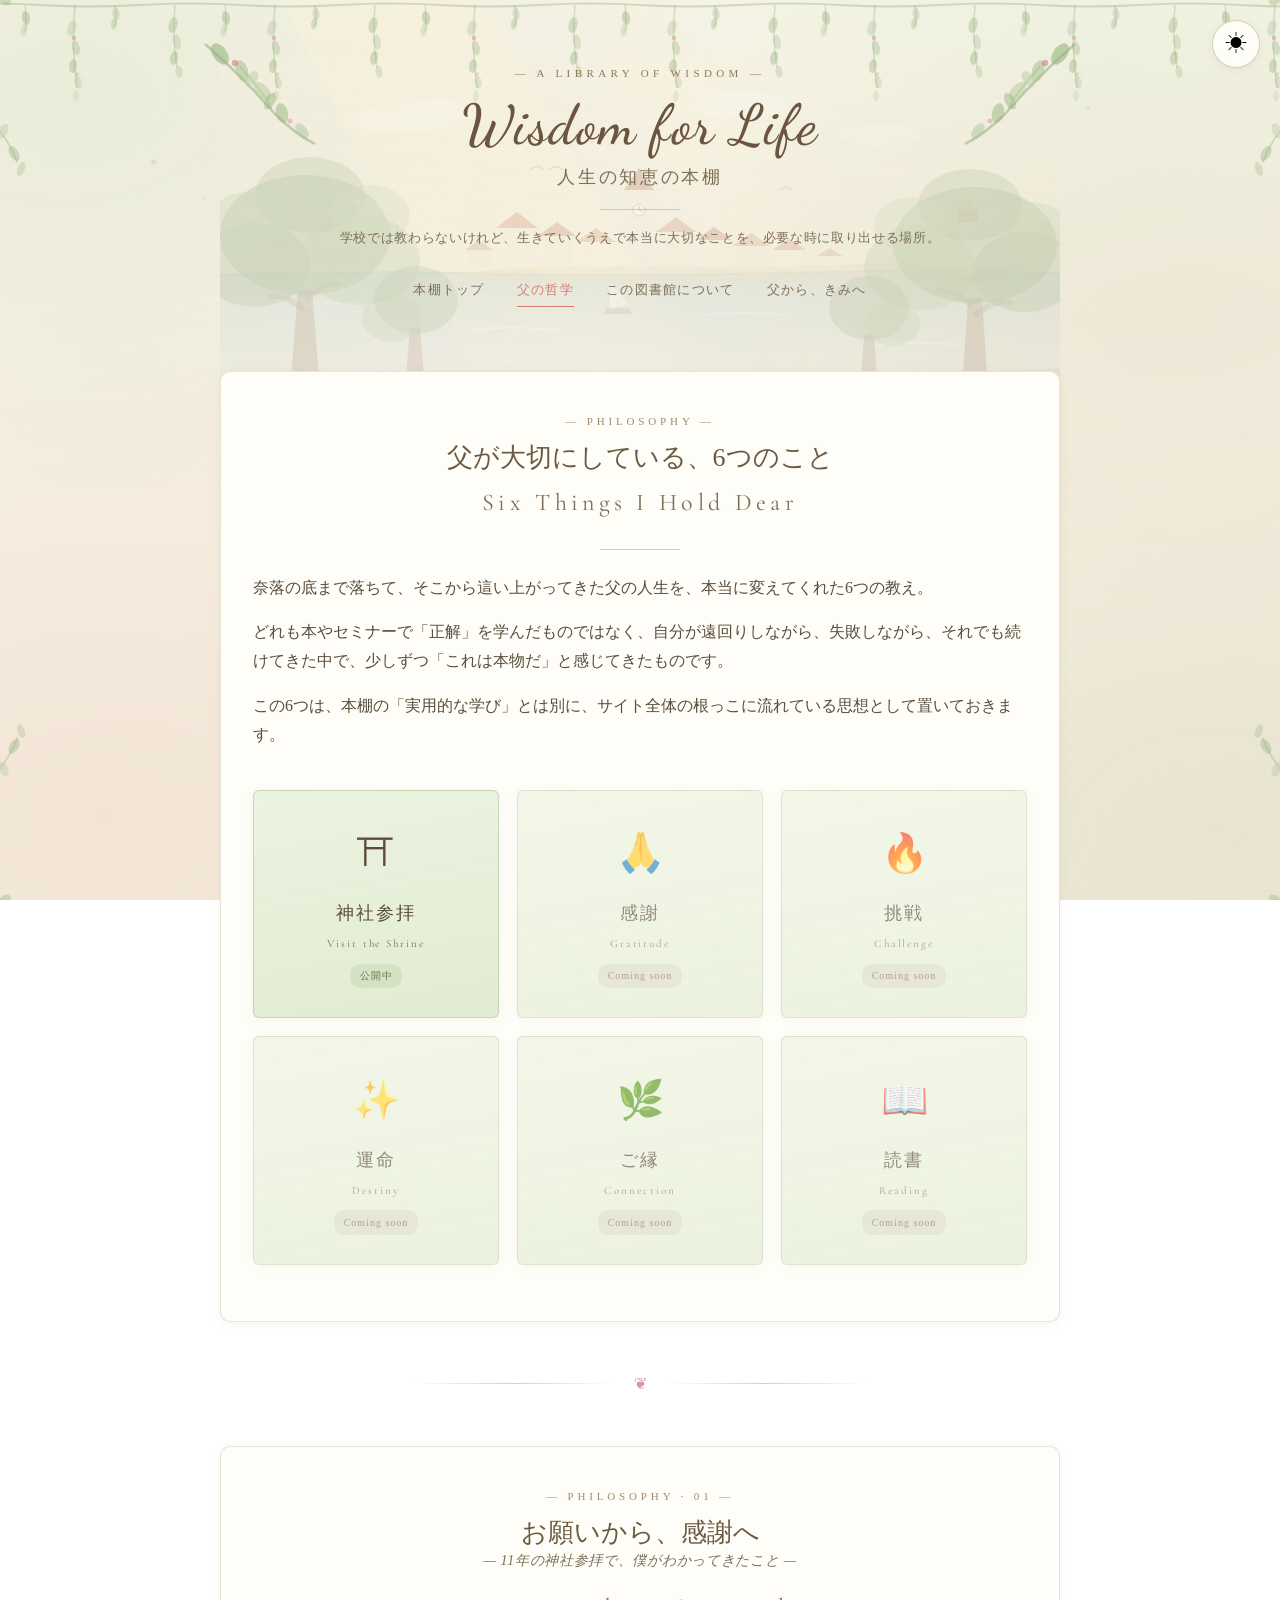
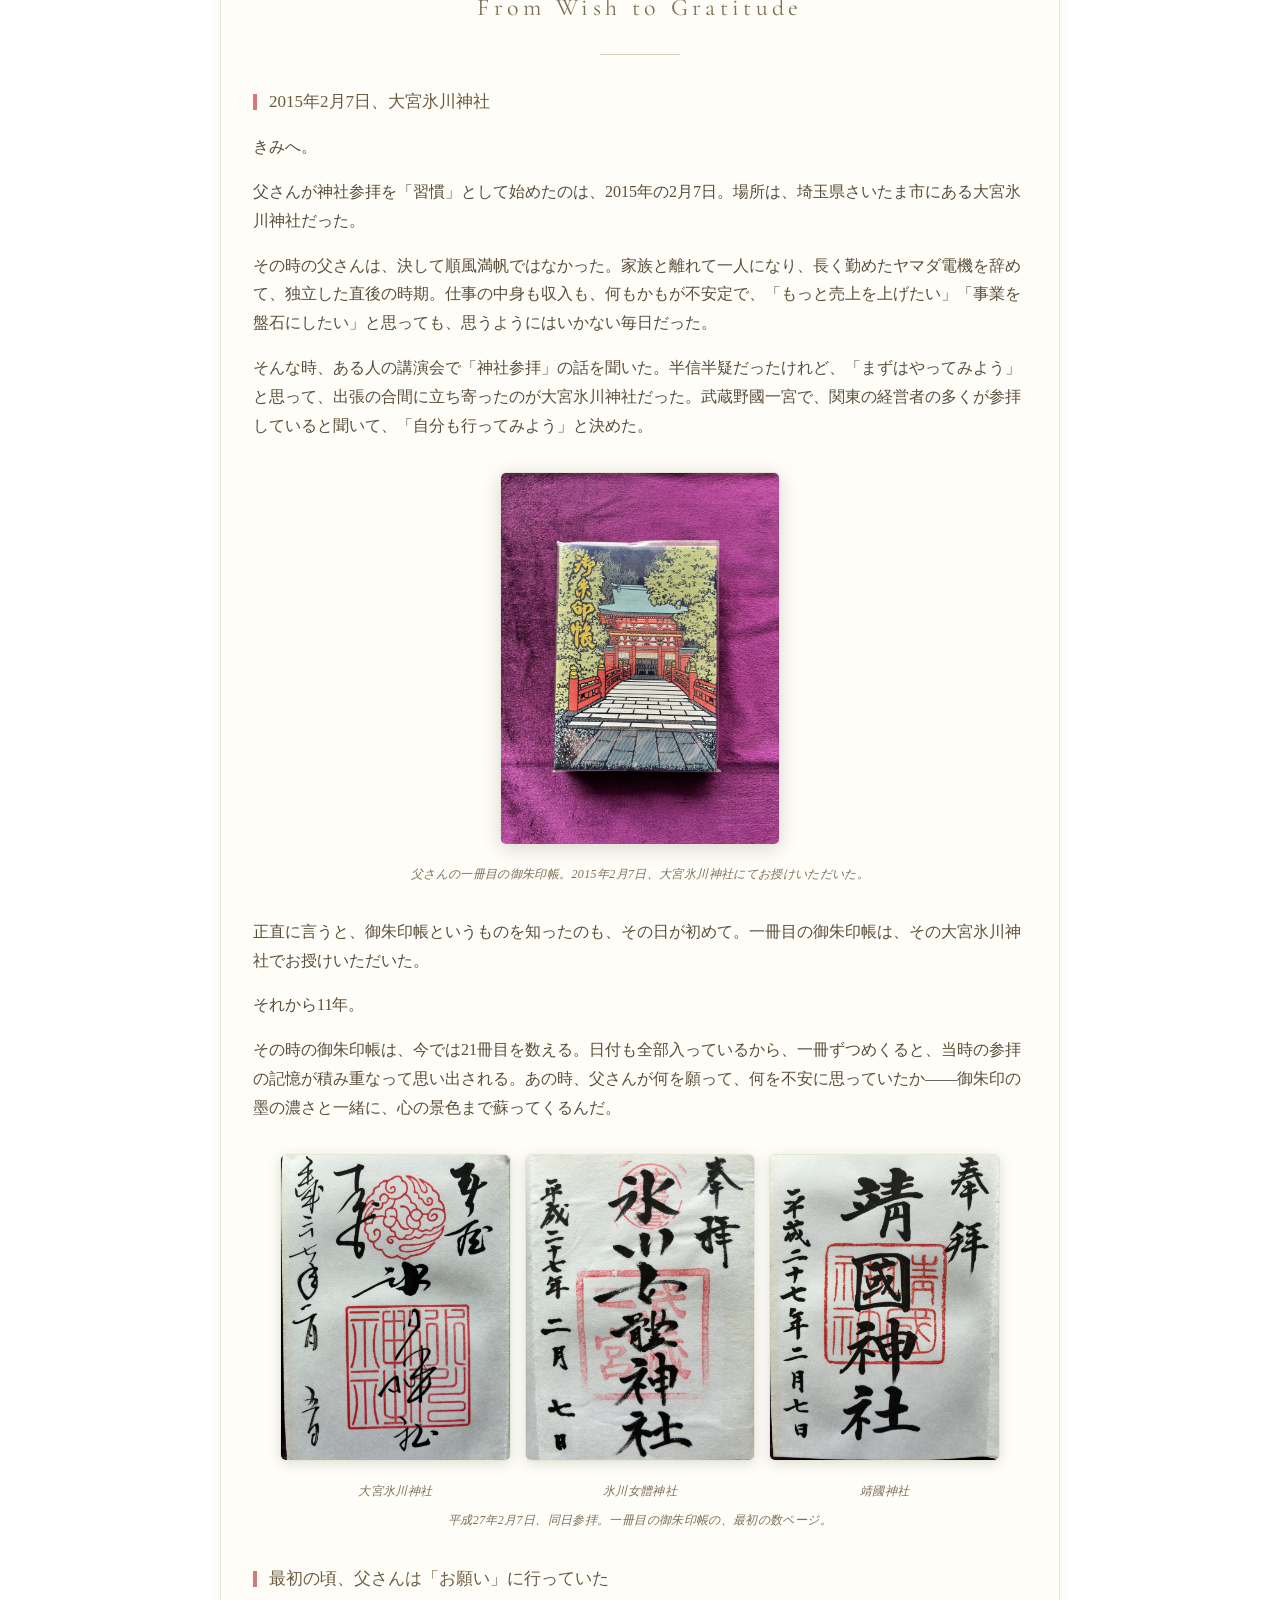
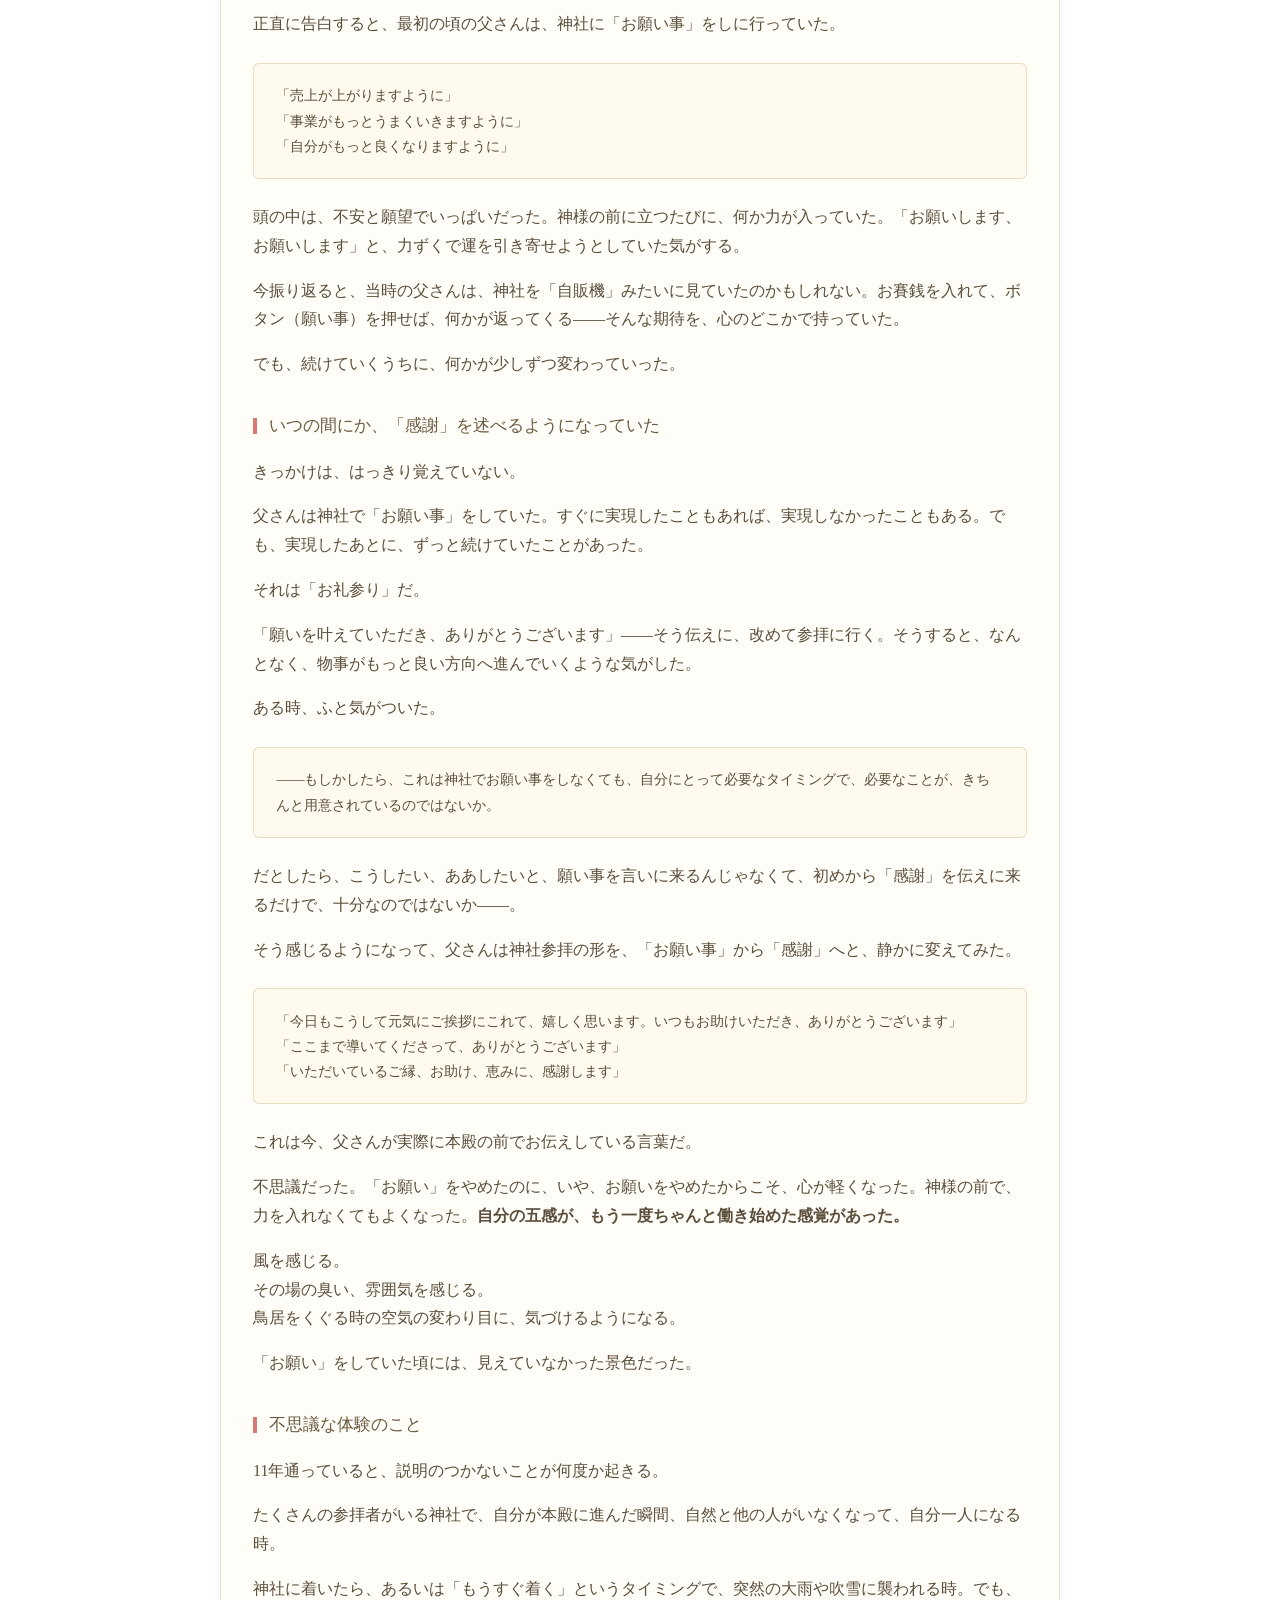
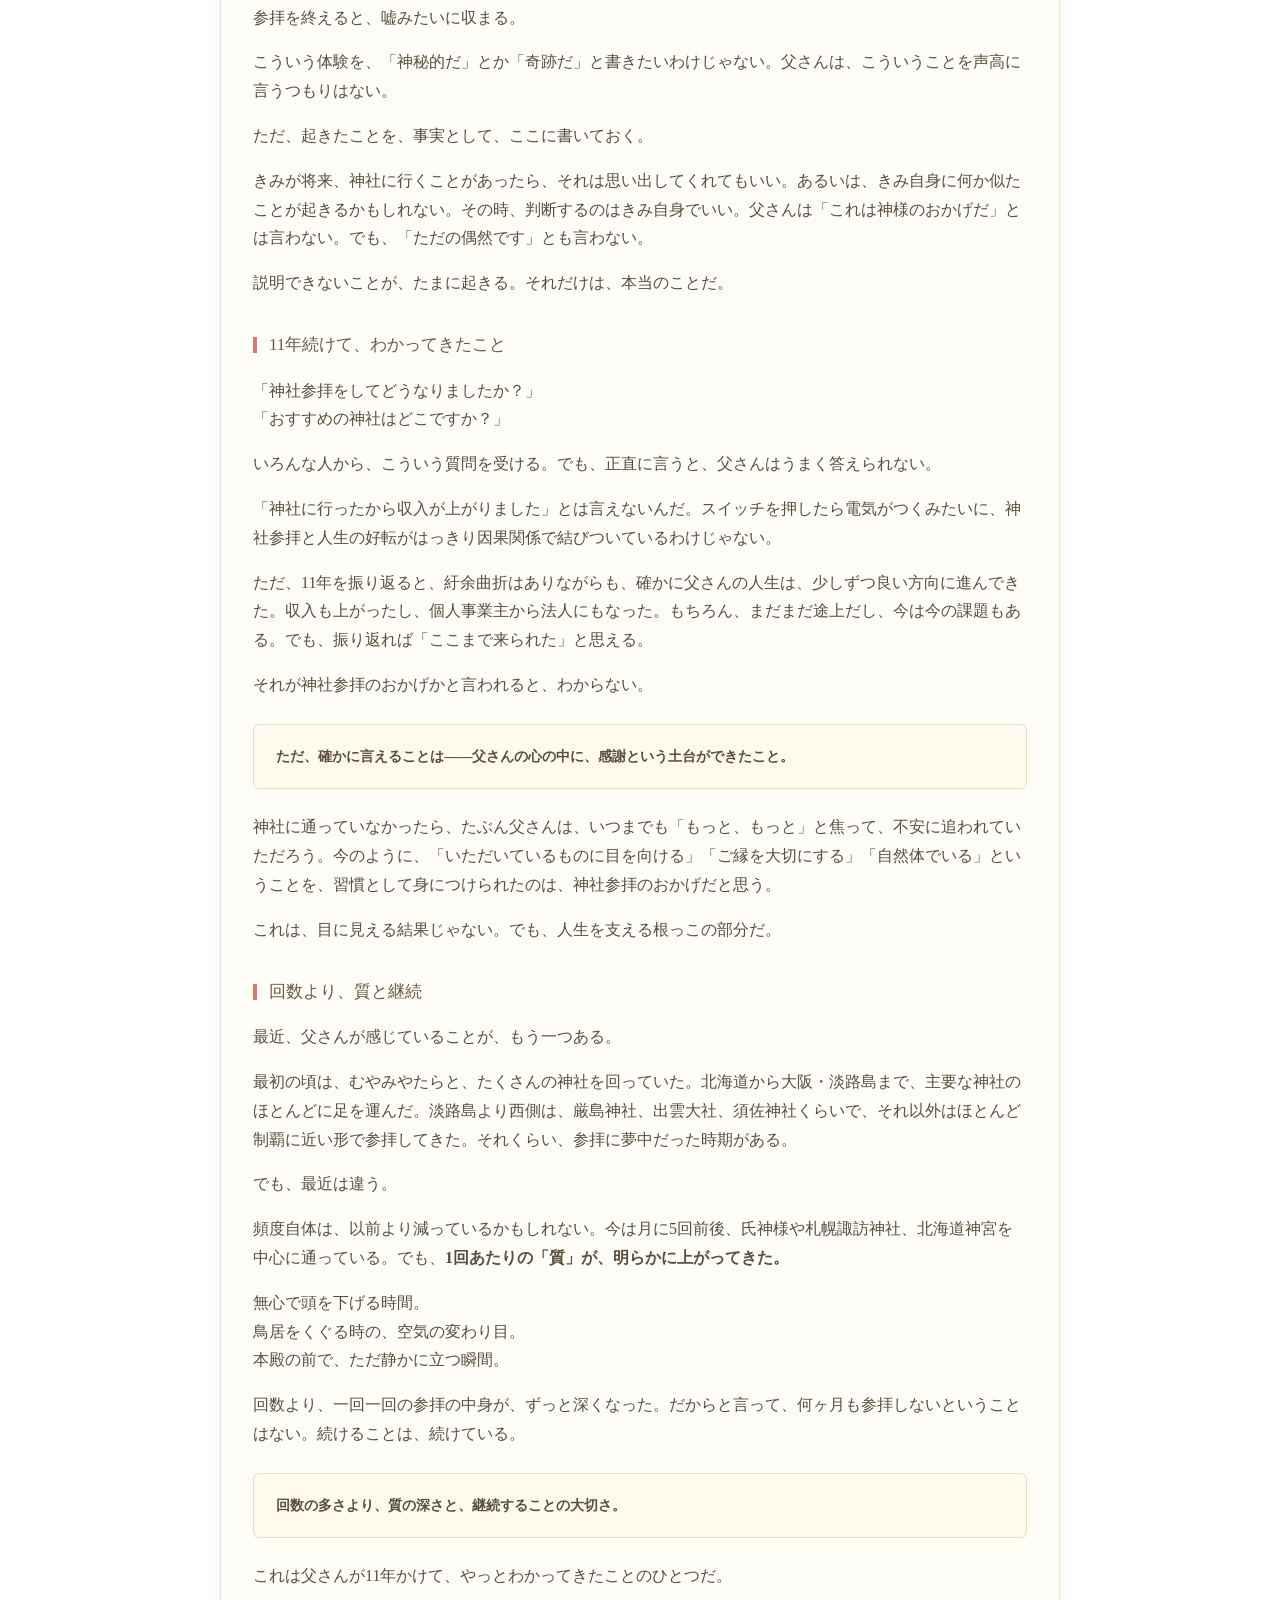
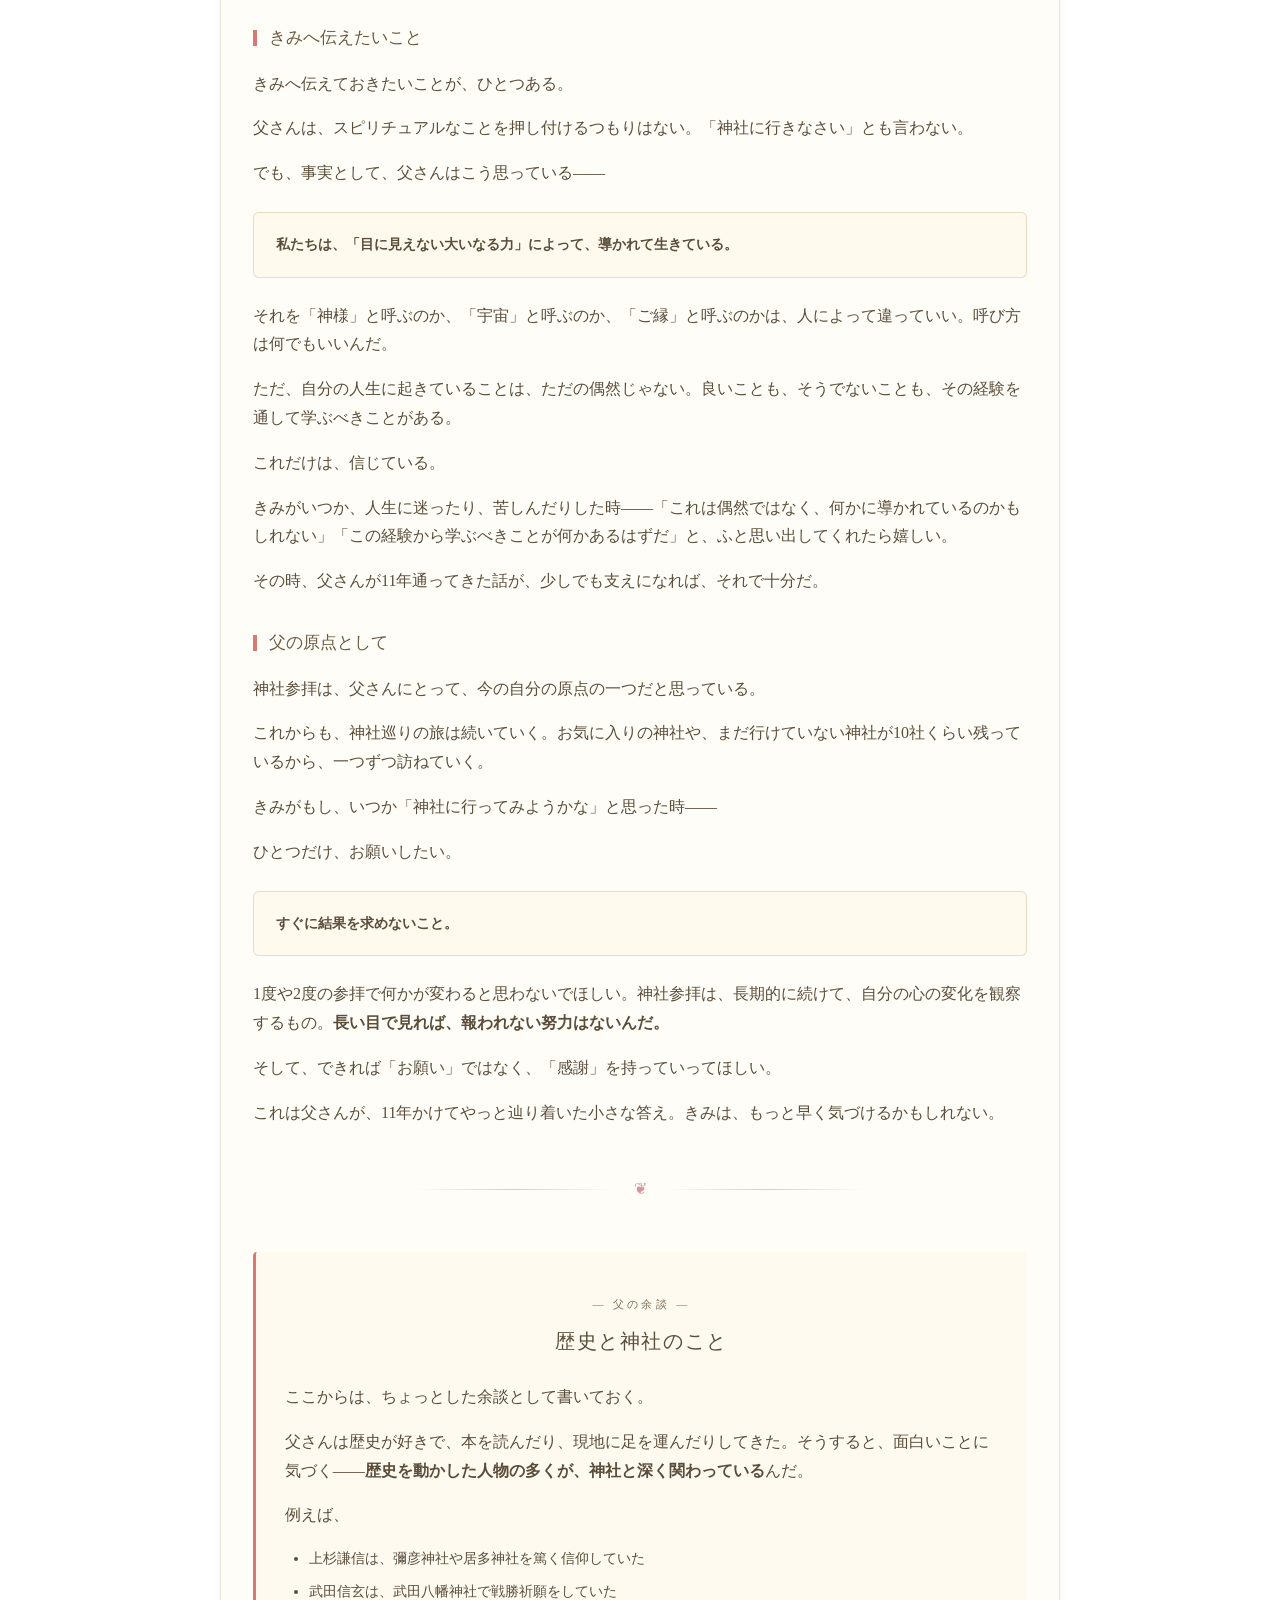
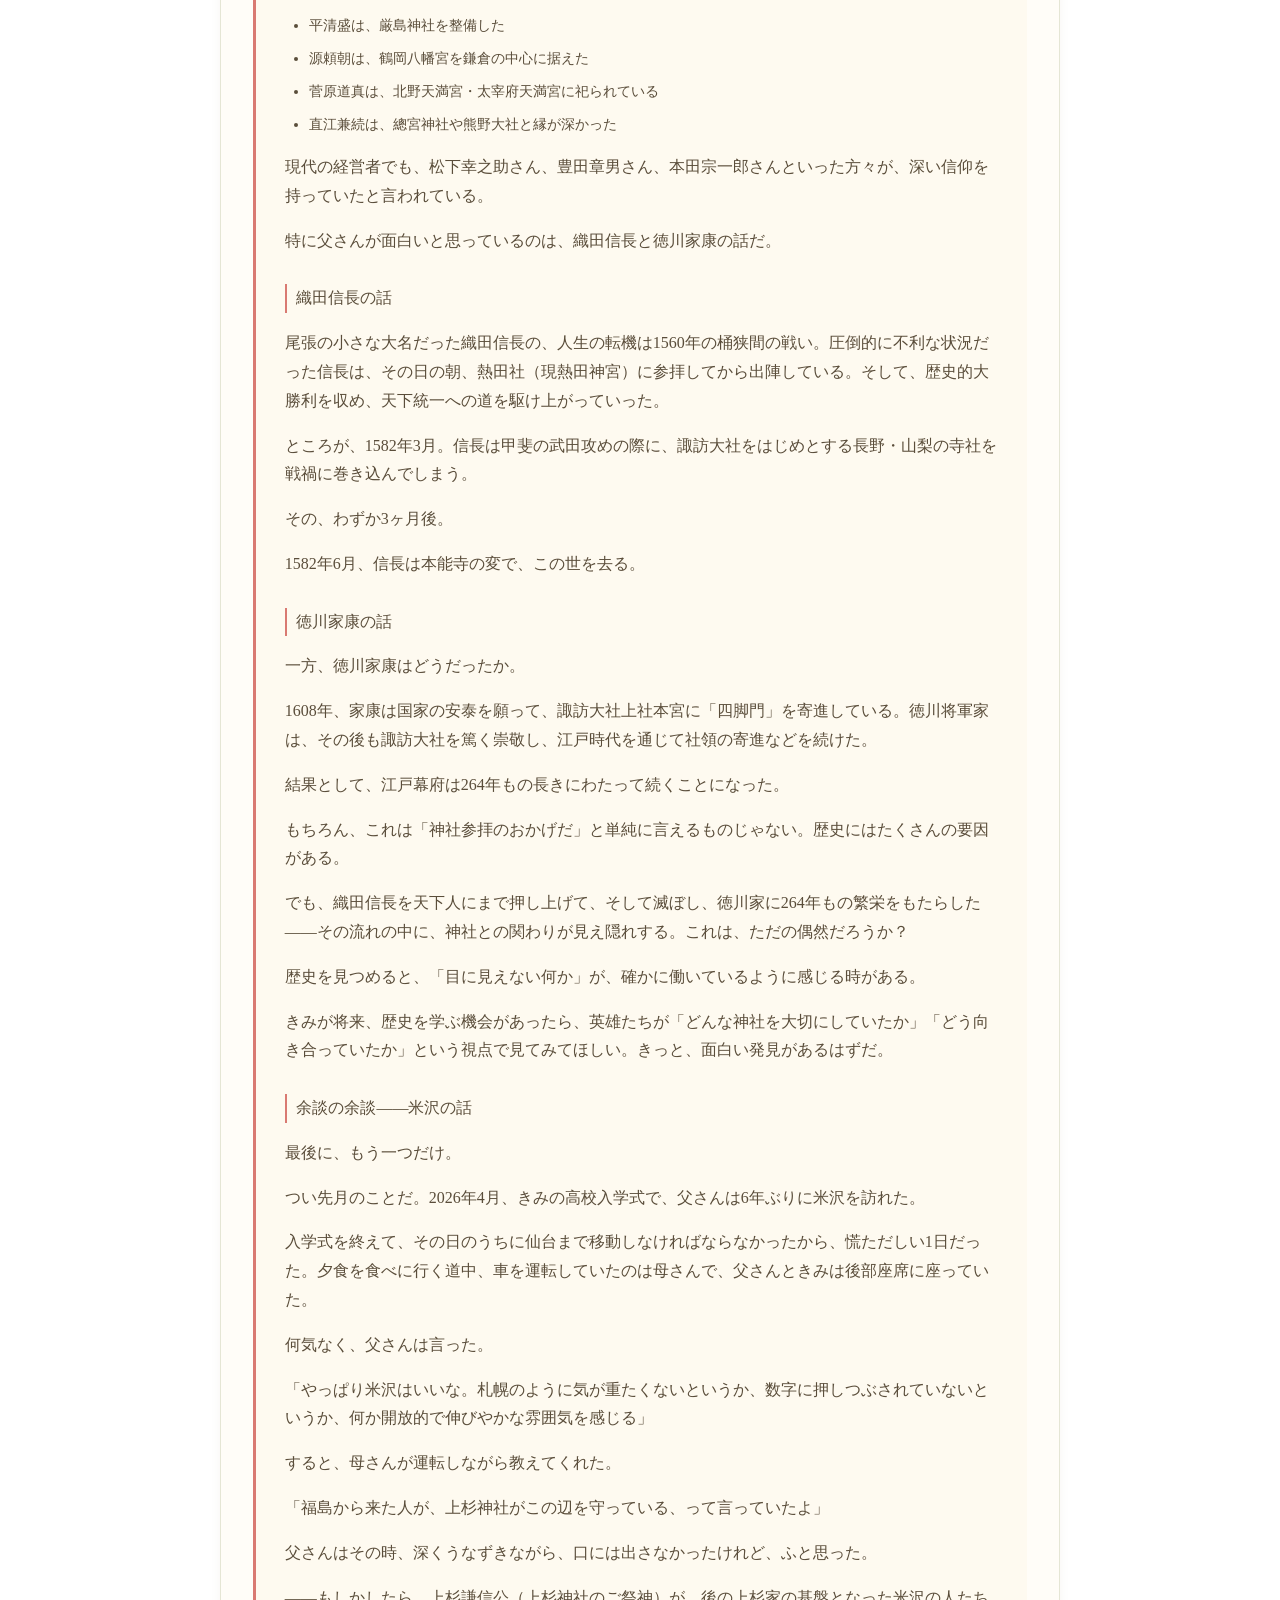
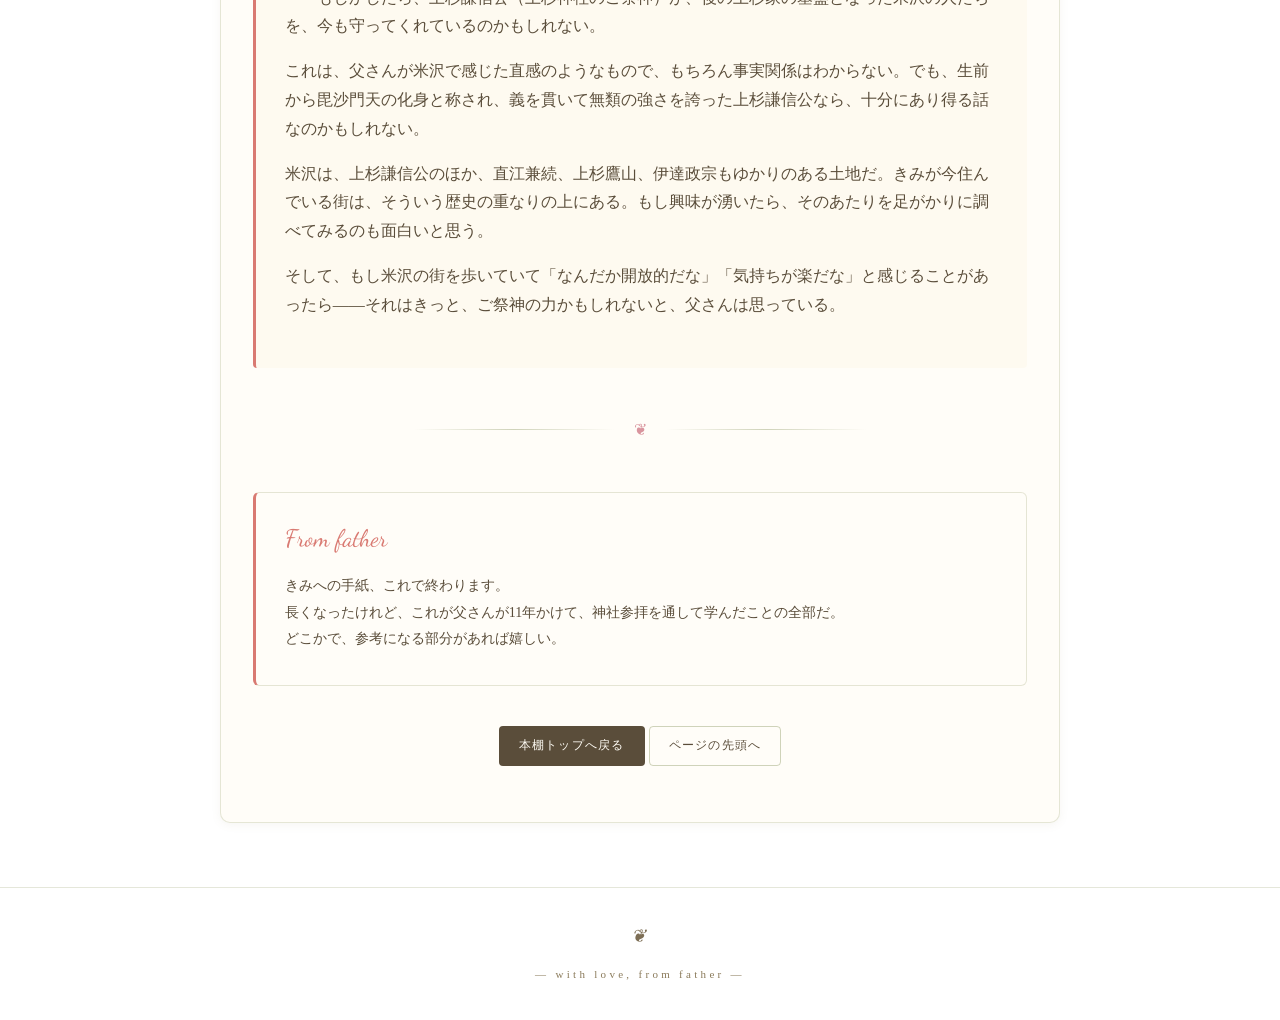
<file: philosophy.html>
<!DOCTYPE html>
<!--
  philosophy.html  =  父が大切にしている、6つのこと
  哲学レイヤーのハブページ＋神社参拝エッセイ
-->
<html lang="ja">
<head>
  <meta charset="UTF-8">
  <meta name="viewport" content="width=device-width, initial-scale=1.0">
  <title>父が大切にしている、6つのこと｜人生の知恵の本棚</title>
  <meta name="description" content="奈落の底まで落ちて、そこから這い上がってきた父の人生を、本当に変えてくれた6つの教え。神社参拝・感謝・挑戦・運命・ご縁・読書。父が大切にしている人生哲学を、息子へ、そしてすべての人へ。">
  <!-- OGP -->
  <meta property="og:title" content="父が大切にしている、6つのこと｜人生の知恵の本棚">
  <meta property="og:description" content="奈落の底まで落ちて、そこから這い上がってきた父の人生を、本当に変えてくれた6つの教え。神社参拝・感謝・挑戦・運命・ご縁・読書。父が大切にしている人生哲学を、息子へ、そしてすべての人へ。">
  <meta property="og:type" content="article">
  <meta property="og:url" content="https://lampirika358.com/philosophy.html">
  <meta property="og:site_name" content="人生の知恵の本棚">
  <meta property="og:locale" content="ja_JP">
  <meta name="twitter:card" content="summary">
  <link rel="stylesheet" href="assets/css/style.css">
  <!-- Google Analytics (gtag.js) -->
  <script async src="https://www.googletagmanager.com/gtag/js?id=G-HHT8TLZ1GN"></script>
  <script>
    window.dataLayer = window.dataLayer || [];
    function gtag(){dataLayer.push(arguments);}
    gtag('js', new Date());
    gtag('config', 'G-HHT8TLZ1GN');
  </script>
</head>
<body>

  <button class="mode-toggle" title="昼夜モード切替(準備中)">☀</button>

  <!-- ===== ヘッダー ===== -->
  <header class="site-header">
    <div class="container">
      <div class="site-header-inner">
        <p class="site-overline">— A LIBRARY OF WISDOM —</p>
        <h1 class="site-title"><a href="index.html">Wisdom for Life</a></h1>
        <p class="site-title-jp">人生の知恵の本棚</p>
        <div class="site-divider"></div>
        <p class="site-subtitle">学校では教わらないけれど、生きていくうえで本当に大切なことを、必要な時に取り出せる場所。</p>
      </div>
      <nav class="site-nav">
        <a href="index.html">本棚トップ</a>
        <a href="philosophy.html" class="is-active">父の哲学</a>
        <a href="about.html">この図書館について</a>
        <a href="letter.html">父から、きみへ</a>
      </nav>
    </div>
  </header>

  <main class="container">

    <!-- ===== ハブページ：6つの哲学 ===== -->
    <article class="article">
      <p class="article-overline">— PHILOSOPHY —</p>
      <h2 class="article-title">父が大切にしている、6つのこと</h2>
      <p class="article-title-en">Six Things I Hold Dear</p>
      <div class="article-divider"></div>

      <p>
        奈落の底まで落ちて、そこから這い上がってきた父の人生を、本当に変えてくれた6つの教え。
      </p>
      <p>
        どれも本やセミナーで「正解」を学んだものではなく、自分が遠回りしながら、失敗しながら、それでも続けてきた中で、少しずつ「これは本物だ」と感じてきたものです。
      </p>
      <p>
        この6つは、本棚の「実用的な学び」とは別に、サイト全体の根っこに流れている思想として置いておきます。
      </p>

      <!-- 6つの哲学カード -->
      <div class="philosophy-grid">
        <a class="philosophy-card is-open" href="#essay-jinja">
          <span class="philosophy-card-icon">⛩</span>
          <span class="philosophy-card-name">神社参拝</span>
          <span class="philosophy-card-en">Visit the Shrine</span>
          <span class="philosophy-card-status">公開中</span>
        </a>
        <a class="philosophy-card is-coming" href="#">
          <span class="philosophy-card-icon">🙏</span>
          <span class="philosophy-card-name">感謝</span>
          <span class="philosophy-card-en">Gratitude</span>
          <span class="philosophy-card-status">Coming soon</span>
        </a>
        <a class="philosophy-card is-coming" href="#">
          <span class="philosophy-card-icon">🔥</span>
          <span class="philosophy-card-name">挑戦</span>
          <span class="philosophy-card-en">Challenge</span>
          <span class="philosophy-card-status">Coming soon</span>
        </a>
        <a class="philosophy-card is-coming" href="#">
          <span class="philosophy-card-icon">✨</span>
          <span class="philosophy-card-name">運命</span>
          <span class="philosophy-card-en">Destiny</span>
          <span class="philosophy-card-status">Coming soon</span>
        </a>
        <a class="philosophy-card is-coming" href="#">
          <span class="philosophy-card-icon">🌿</span>
          <span class="philosophy-card-name">ご縁</span>
          <span class="philosophy-card-en">Connection</span>
          <span class="philosophy-card-status">Coming soon</span>
        </a>
        <a class="philosophy-card is-coming" href="#">
          <span class="philosophy-card-icon">📖</span>
          <span class="philosophy-card-name">読書</span>
          <span class="philosophy-card-en">Reading</span>
          <span class="philosophy-card-status">Coming soon</span>
        </a>
      </div>
    </article>

    <!-- 区切り -->
    <div class="divider">
      <div class="divider-line"></div>
      <span class="divider-mark">❦</span>
      <div class="divider-line"></div>
    </div>

    <!-- ===== エッセイ①:神社参拝 ===== -->
    <article class="article essay" id="essay-jinja">
      <p class="article-overline">— PHILOSOPHY · 01 —</p>
      <h2 class="article-title">お願いから、感謝へ</h2>
      <p class="essay-subtitle">— 11年の神社参拝で、僕がわかってきたこと —</p>
      <p class="article-title-en">From Wish to Gratitude</p>
      <div class="article-divider"></div>

      <!-- 1: 大宮氷川神社 -->
      <h3 class="article-subtitle">2015年2月7日、大宮氷川神社</h3>
      <p>きみへ。</p>
      <p>
        父さんが神社参拝を「習慣」として始めたのは、2015年の2月7日。場所は、埼玉県さいたま市にある大宮氷川神社だった。
      </p>
      <p>
        その時の父さんは、決して順風満帆ではなかった。家族と離れて一人になり、長く勤めたヤマダ電機を辞めて、独立した直後の時期。仕事の中身も収入も、何もかもが不安定で、「もっと売上を上げたい」「事業を盤石にしたい」と思っても、思うようにはいかない毎日だった。
      </p>
      <p>
        そんな時、ある人の講演会で「神社参拝」の話を聞いた。半信半疑だったけれど、「まずはやってみよう」と思って、出張の合間に立ち寄ったのが大宮氷川神社だった。武蔵野國一宮で、関東の経営者の多くが参拝していると聞いて、「自分も行ってみよう」と決めた。
      </p>

      <!-- 御朱印帳の表紙画像 -->
      <figure class="essay-figure essay-figure-single">
        <img src="assets/images/philosophy/goshuincho-cover.jpg" alt="2015年2月7日、大宮氷川神社で授かった初めての御朱印帳" loading="lazy">
        <figcaption>父さんの一冊目の御朱印帳。2015年2月7日、大宮氷川神社にてお授けいただいた。</figcaption>
      </figure>

      <p>
        正直に言うと、御朱印帳というものを知ったのも、その日が初めて。一冊目の御朱印帳は、その大宮氷川神社でお授けいただいた。
      </p>
      <p>
        それから11年。
      </p>
      <p>
        その時の御朱印帳は、今では21冊目を数える。日付も全部入っているから、一冊ずつめくると、当時の参拝の記憶が積み重なって思い出される。あの時、父さんが何を願って、何を不安に思っていたか——御朱印の墨の濃さと一緒に、心の景色まで蘇ってくるんだ。
      </p>

      <!-- 大宮氷川神社・氷川女體神社・靖國神社の御朱印画像 -->
      <figure class="essay-figure essay-figure-trio">
        <div>
          <img src="assets/images/philosophy/hikawa-goshuin.jpg" alt="2015年2月7日 大宮氷川神社の御朱印" loading="lazy">
          <figcaption>大宮氷川神社</figcaption>
        </div>
        <div>
          <img src="assets/images/philosophy/hikawanyotai-goshuin.jpg" alt="2015年2月7日 氷川女體神社の御朱印" loading="lazy">
          <figcaption>氷川女體神社</figcaption>
        </div>
        <div>
          <img src="assets/images/philosophy/yasukuni-goshuin.jpg" alt="2015年2月7日 靖國神社の御朱印" loading="lazy">
          <figcaption>靖國神社</figcaption>
        </div>
      </figure>
      <p class="essay-figure-note">平成27年2月7日、同日参拝。一冊目の御朱印帳の、最初の数ページ。</p>

      <!-- 2: お願いに行っていた -->
      <h3 class="article-subtitle">最初の頃、父さんは「お願い」に行っていた</h3>
      <p>
        正直に告白すると、最初の頃の父さんは、神社に「お願い事」をしに行っていた。
      </p>
      <section class="callout">
        <p style="margin: 0;">
          「売上が上がりますように」<br>
          「事業がもっとうまくいきますように」<br>
          「自分がもっと良くなりますように」
        </p>
      </section>
      <p>
        頭の中は、不安と願望でいっぱいだった。神様の前に立つたびに、何か力が入っていた。「お願いします、お願いします」と、力ずくで運を引き寄せようとしていた気がする。
      </p>
      <p>
        今振り返ると、当時の父さんは、神社を「自販機」みたいに見ていたのかもしれない。お賽銭を入れて、ボタン（願い事）を押せば、何かが返ってくる——そんな期待を、心のどこかで持っていた。
      </p>
      <p>
        でも、続けていくうちに、何かが少しずつ変わっていった。
      </p>

      <!-- 3: 感謝を述べるようになっていた -->
      <h3 class="article-subtitle">いつの間にか、「感謝」を述べるようになっていた</h3>
      <p>
        きっかけは、はっきり覚えていない。
      </p>
      <p>
        父さんは神社で「お願い事」をしていた。すぐに実現したこともあれば、実現しなかったこともある。でも、実現したあとに、ずっと続けていたことがあった。
      </p>
      <p>
        それは「お礼参り」だ。
      </p>
      <p>
        「願いを叶えていただき、ありがとうございます」——そう伝えに、改めて参拝に行く。そうすると、なんとなく、物事がもっと良い方向へ進んでいくような気がした。
      </p>
      <p>
        ある時、ふと気がついた。
      </p>
      <section class="callout">
        <p style="margin: 0;">
          ——もしかしたら、これは神社でお願い事をしなくても、自分にとって必要なタイミングで、必要なことが、きちんと用意されているのではないか。
        </p>
      </section>
      <p>
        だとしたら、こうしたい、ああしたいと、願い事を言いに来るんじゃなくて、初めから「感謝」を伝えに来るだけで、十分なのではないか——。
      </p>
      <p>
        そう感じるようになって、父さんは神社参拝の形を、「お願い事」から「感謝」へと、静かに変えてみた。
      </p>

      <section class="callout">
        <p style="margin: 0;">
          「今日もこうして元気にご挨拶にこれて、嬉しく思います。いつもお助けいただき、ありがとうございます」<br>
          「ここまで導いてくださって、ありがとうございます」<br>
          「いただいているご縁、お助け、恵みに、感謝します」
        </p>
      </section>
      <p>
        これは今、父さんが実際に本殿の前でお伝えしている言葉だ。
      </p>
      <p>
        不思議だった。「お願い」をやめたのに、いや、お願いをやめたからこそ、心が軽くなった。神様の前で、力を入れなくてもよくなった。<strong>自分の五感が、もう一度ちゃんと働き始めた感覚があった。</strong>
      </p>
      <p>
        風を感じる。<br>
        その場の臭い、雰囲気を感じる。<br>
        鳥居をくぐる時の空気の変わり目に、気づけるようになる。
      </p>
      <p>
        「お願い」をしていた頃には、見えていなかった景色だった。
      </p>

      <!-- 4: 不思議な体験のこと -->
      <h3 class="article-subtitle">不思議な体験のこと</h3>
      <p>
        11年通っていると、説明のつかないことが何度か起きる。
      </p>
      <p>
        たくさんの参拝者がいる神社で、自分が本殿に進んだ瞬間、自然と他の人がいなくなって、自分一人になる時。
      </p>
      <p>
        神社に着いたら、あるいは「もうすぐ着く」というタイミングで、突然の大雨や吹雪に襲われる時。でも、参拝を終えると、嘘みたいに収まる。
      </p>
      <p>
        こういう体験を、「神秘的だ」とか「奇跡だ」と書きたいわけじゃない。父さんは、こういうことを声高に言うつもりはない。
      </p>
      <p>
        ただ、起きたことを、事実として、ここに書いておく。
      </p>
      <p>
        きみが将来、神社に行くことがあったら、それは思い出してくれてもいい。あるいは、きみ自身に何か似たことが起きるかもしれない。その時、判断するのはきみ自身でいい。父さんは「これは神様のおかげだ」とは言わない。でも、「ただの偶然です」とも言わない。
      </p>
      <p>
        説明できないことが、たまに起きる。それだけは、本当のことだ。
      </p>

      <!-- 5: 11年続けて、わかってきたこと -->
      <h3 class="article-subtitle">11年続けて、わかってきたこと</h3>
      <p>
        「神社参拝をしてどうなりましたか？」<br>
        「おすすめの神社はどこですか？」
      </p>
      <p>
        いろんな人から、こういう質問を受ける。でも、正直に言うと、父さんはうまく答えられない。
      </p>
      <p>
        「神社に行ったから収入が上がりました」とは言えないんだ。スイッチを押したら電気がつくみたいに、神社参拝と人生の好転がはっきり因果関係で結びついているわけじゃない。
      </p>
      <p>
        ただ、11年を振り返ると、紆余曲折はありながらも、確かに父さんの人生は、少しずつ良い方向に進んできた。収入も上がったし、個人事業主から法人にもなった。もちろん、まだまだ途上だし、今は今の課題もある。でも、振り返れば「ここまで来られた」と思える。
      </p>
      <p>
        それが神社参拝のおかげかと言われると、わからない。
      </p>
      <section class="callout">
        <p style="margin: 0;">
          <strong>ただ、確かに言えることは——父さんの心の中に、感謝という土台ができたこと。</strong>
        </p>
      </section>
      <p>
        神社に通っていなかったら、たぶん父さんは、いつまでも「もっと、もっと」と焦って、不安に追われていただろう。今のように、「いただいているものに目を向ける」「ご縁を大切にする」「自然体でいる」ということを、習慣として身につけられたのは、神社参拝のおかげだと思う。
      </p>
      <p>
        これは、目に見える結果じゃない。でも、人生を支える根っこの部分だ。
      </p>

      <!-- 6: 回数より、質と継続 -->
      <h3 class="article-subtitle">回数より、質と継続</h3>
      <p>
        最近、父さんが感じていることが、もう一つある。
      </p>
      <p>
        最初の頃は、むやみやたらと、たくさんの神社を回っていた。北海道から大阪・淡路島まで、主要な神社のほとんどに足を運んだ。淡路島より西側は、厳島神社、出雲大社、須佐神社くらいで、それ以外はほとんど制覇に近い形で参拝してきた。それくらい、参拝に夢中だった時期がある。
      </p>
      <p>
        でも、最近は違う。
      </p>
      <p>
        頻度自体は、以前より減っているかもしれない。今は月に5回前後、氏神様や札幌諏訪神社、北海道神宮を中心に通っている。でも、<strong>1回あたりの「質」が、明らかに上がってきた。</strong>
      </p>
      <p>
        無心で頭を下げる時間。<br>
        鳥居をくぐる時の、空気の変わり目。<br>
        本殿の前で、ただ静かに立つ瞬間。
      </p>
      <p>
        回数より、一回一回の参拝の中身が、ずっと深くなった。だからと言って、何ヶ月も参拝しないということはない。続けることは、続けている。
      </p>
      <section class="callout">
        <p style="margin: 0;">
          <strong>回数の多さより、質の深さと、継続することの大切さ。</strong>
        </p>
      </section>
      <p>
        これは父さんが11年かけて、やっとわかってきたことのひとつだ。
      </p>

      <!-- 7: きみへ伝えたいこと -->
      <h3 class="article-subtitle">きみへ伝えたいこと</h3>
      <p>
        きみへ伝えておきたいことが、ひとつある。
      </p>
      <p>
        父さんは、スピリチュアルなことを押し付けるつもりはない。「神社に行きなさい」とも言わない。
      </p>
      <p>
        でも、事実として、父さんはこう思っている——
      </p>
      <section class="callout">
        <p style="margin: 0;">
          <strong>私たちは、「目に見えない大いなる力」によって、導かれて生きている。</strong>
        </p>
      </section>
      <p>
        それを「神様」と呼ぶのか、「宇宙」と呼ぶのか、「ご縁」と呼ぶのかは、人によって違っていい。呼び方は何でもいいんだ。
      </p>
      <p>
        ただ、自分の人生に起きていることは、ただの偶然じゃない。良いことも、そうでないことも、その経験を通して学ぶべきことがある。
      </p>
      <p>
        これだけは、信じている。
      </p>
      <p>
        きみがいつか、人生に迷ったり、苦しんだりした時——「これは偶然ではなく、何かに導かれているのかもしれない」「この経験から学ぶべきことが何かあるはずだ」と、ふと思い出してくれたら嬉しい。
      </p>
      <p>
        その時、父さんが11年通ってきた話が、少しでも支えになれば、それで十分だ。
      </p>

      <!-- 8: 父の原点として -->
      <h3 class="article-subtitle">父の原点として</h3>
      <p>
        神社参拝は、父さんにとって、今の自分の原点の一つだと思っている。
      </p>
      <p>
        これからも、神社巡りの旅は続いていく。お気に入りの神社や、まだ行けていない神社が10社くらい残っているから、一つずつ訪ねていく。
      </p>
      <p>
        きみがもし、いつか「神社に行ってみようかな」と思った時——
      </p>
      <p>
        ひとつだけ、お願いしたい。
      </p>
      <section class="callout">
        <p style="margin: 0;">
          <strong>すぐに結果を求めないこと。</strong>
        </p>
      </section>
      <p>
        1度や2度の参拝で何かが変わると思わないでほしい。神社参拝は、長期的に続けて、自分の心の変化を観察するもの。<strong>長い目で見れば、報われない努力はないんだ。</strong>
      </p>
      <p>
        そして、できれば「お願い」ではなく、「感謝」を持っていってほしい。
      </p>
      <p>
        これは父さんが、11年かけてやっと辿り着いた小さな答え。きみは、もっと早く気づけるかもしれない。
      </p>

      <!-- 区切り -->
      <div class="divider">
        <div class="divider-line"></div>
        <span class="divider-mark">❦</span>
        <div class="divider-line"></div>
      </div>

      <!-- 余談 -->
      <section class="essay-aside">
        <p class="essay-aside-overline">— 父の余談 —</p>
        <h3 class="essay-aside-title">歴史と神社のこと</h3>

        <p>
          ここからは、ちょっとした余談として書いておく。
        </p>
        <p>
          父さんは歴史が好きで、本を読んだり、現地に足を運んだりしてきた。そうすると、面白いことに気づく——<strong>歴史を動かした人物の多くが、神社と深く関わっている</strong>んだ。
        </p>
        <p>
          例えば、
        </p>
        <ul class="bullet-list">
          <li>上杉謙信は、彌彦神社や居多神社を篤く信仰していた</li>
          <li>武田信玄は、武田八幡神社で戦勝祈願をしていた</li>
          <li>平清盛は、厳島神社を整備した</li>
          <li>源頼朝は、鶴岡八幡宮を鎌倉の中心に据えた</li>
          <li>菅原道真は、北野天満宮・太宰府天満宮に祀られている</li>
          <li>直江兼続は、總宮神社や熊野大社と縁が深かった</li>
        </ul>
        <p>
          現代の経営者でも、松下幸之助さん、豊田章男さん、本田宗一郎さんといった方々が、深い信仰を持っていたと言われている。
        </p>
        <p>
          特に父さんが面白いと思っているのは、織田信長と徳川家康の話だ。
        </p>

        <h4 class="essay-aside-subtitle">織田信長の話</h4>
        <p>
          尾張の小さな大名だった織田信長の、人生の転機は1560年の桶狭間の戦い。圧倒的に不利な状況だった信長は、その日の朝、熱田社（現熱田神宮）に参拝してから出陣している。そして、歴史的大勝利を収め、天下統一への道を駆け上がっていった。
        </p>
        <p>
          ところが、1582年3月。信長は甲斐の武田攻めの際に、諏訪大社をはじめとする長野・山梨の寺社を戦禍に巻き込んでしまう。
        </p>
        <p>
          その、わずか3ヶ月後。
        </p>
        <p>
          1582年6月、信長は本能寺の変で、この世を去る。
        </p>

        <h4 class="essay-aside-subtitle">徳川家康の話</h4>
        <p>
          一方、徳川家康はどうだったか。
        </p>
        <p>
          1608年、家康は国家の安泰を願って、諏訪大社上社本宮に「四脚門」を寄進している。徳川将軍家は、その後も諏訪大社を篤く崇敬し、江戸時代を通じて社領の寄進などを続けた。
        </p>
        <p>
          結果として、江戸幕府は264年もの長きにわたって続くことになった。
        </p>
        <p>
          もちろん、これは「神社参拝のおかげだ」と単純に言えるものじゃない。歴史にはたくさんの要因がある。
        </p>
        <p>
          でも、織田信長を天下人にまで押し上げて、そして滅ぼし、徳川家に264年もの繁栄をもたらした——その流れの中に、神社との関わりが見え隠れする。これは、ただの偶然だろうか？
        </p>
        <p>
          歴史を見つめると、「目に見えない何か」が、確かに働いているように感じる時がある。
        </p>
        <p>
          きみが将来、歴史を学ぶ機会があったら、英雄たちが「どんな神社を大切にしていたか」「どう向き合っていたか」という視点で見てみてほしい。きっと、面白い発見があるはずだ。
        </p>

        <!-- 余談の余談 -->
        <h4 class="essay-aside-subtitle">余談の余談——米沢の話</h4>
        <p>
          最後に、もう一つだけ。
        </p>
        <p>
          つい先月のことだ。2026年4月、きみの高校入学式で、父さんは6年ぶりに米沢を訪れた。
        </p>
        <p>
          入学式を終えて、その日のうちに仙台まで移動しなければならなかったから、慌ただしい1日だった。夕食を食べに行く道中、車を運転していたのは母さんで、父さんときみは後部座席に座っていた。
        </p>
        <p>
          何気なく、父さんは言った。
        </p>
        <p>
          「やっぱり米沢はいいな。札幌のように気が重たくないというか、数字に押しつぶされていないというか、何か開放的で伸びやかな雰囲気を感じる」
        </p>
        <p>
          すると、母さんが運転しながら教えてくれた。
        </p>
        <p>
          「福島から来た人が、上杉神社がこの辺を守っている、って言っていたよ」
        </p>
        <p>
          父さんはその時、深くうなずきながら、口には出さなかったけれど、ふと思った。
        </p>
        <p>
          ——もしかしたら、上杉謙信公（上杉神社のご祭神）が、後の上杉家の基盤となった米沢の人たちを、今も守ってくれているのかもしれない。
        </p>
        <p>
          これは、父さんが米沢で感じた直感のようなもので、もちろん事実関係はわからない。でも、生前から毘沙門天の化身と称され、義を貫いて無類の強さを誇った上杉謙信公なら、十分にあり得る話なのかもしれない。
        </p>
        <p>
          米沢は、上杉謙信公のほか、直江兼続、上杉鷹山、伊達政宗もゆかりのある土地だ。きみが今住んでいる街は、そういう歴史の重なりの上にある。もし興味が湧いたら、そのあたりを足がかりに調べてみるのも面白いと思う。
        </p>
        <p>
          そして、もし米沢の街を歩いていて「なんだか開放的だな」「気持ちが楽だな」と感じることがあったら——それはきっと、ご祭神の力かもしれないと、父さんは思っている。
        </p>
      </section>

      <!-- 区切り -->
      <div class="divider">
        <div class="divider-line"></div>
        <span class="divider-mark">❦</span>
        <div class="divider-line"></div>
      </div>

      <section class="message-box" style="margin-top: 2rem;">
        <h3 class="message-box-title">From father</h3>
        <p>
          きみへの手紙、これで終わります。<br>
          長くなったけれど、これが父さんが11年かけて、神社参拝を通して学んだことの全部だ。<br>
          どこかで、参考になる部分があれば嬉しい。
        </p>
      </section>

      <p style="margin-top: 2.5rem; text-align: center;">
        <a class="btn btn-primary" href="index.html">本棚トップへ戻る</a>
        <a class="btn btn-secondary" href="#" onclick="window.scrollTo({top:0,behavior:'smooth'});return false;">ページの先頭へ</a>
      </p>
    </article>

  </main>

  <!-- ===== フッター ===== -->
  <footer class="site-footer">
    <div class="container">
      <p>— with love, from father —</p>
    </div>
  </footer>

  <script src="assets/js/main.js"></script>
</body>
</html>
</file>
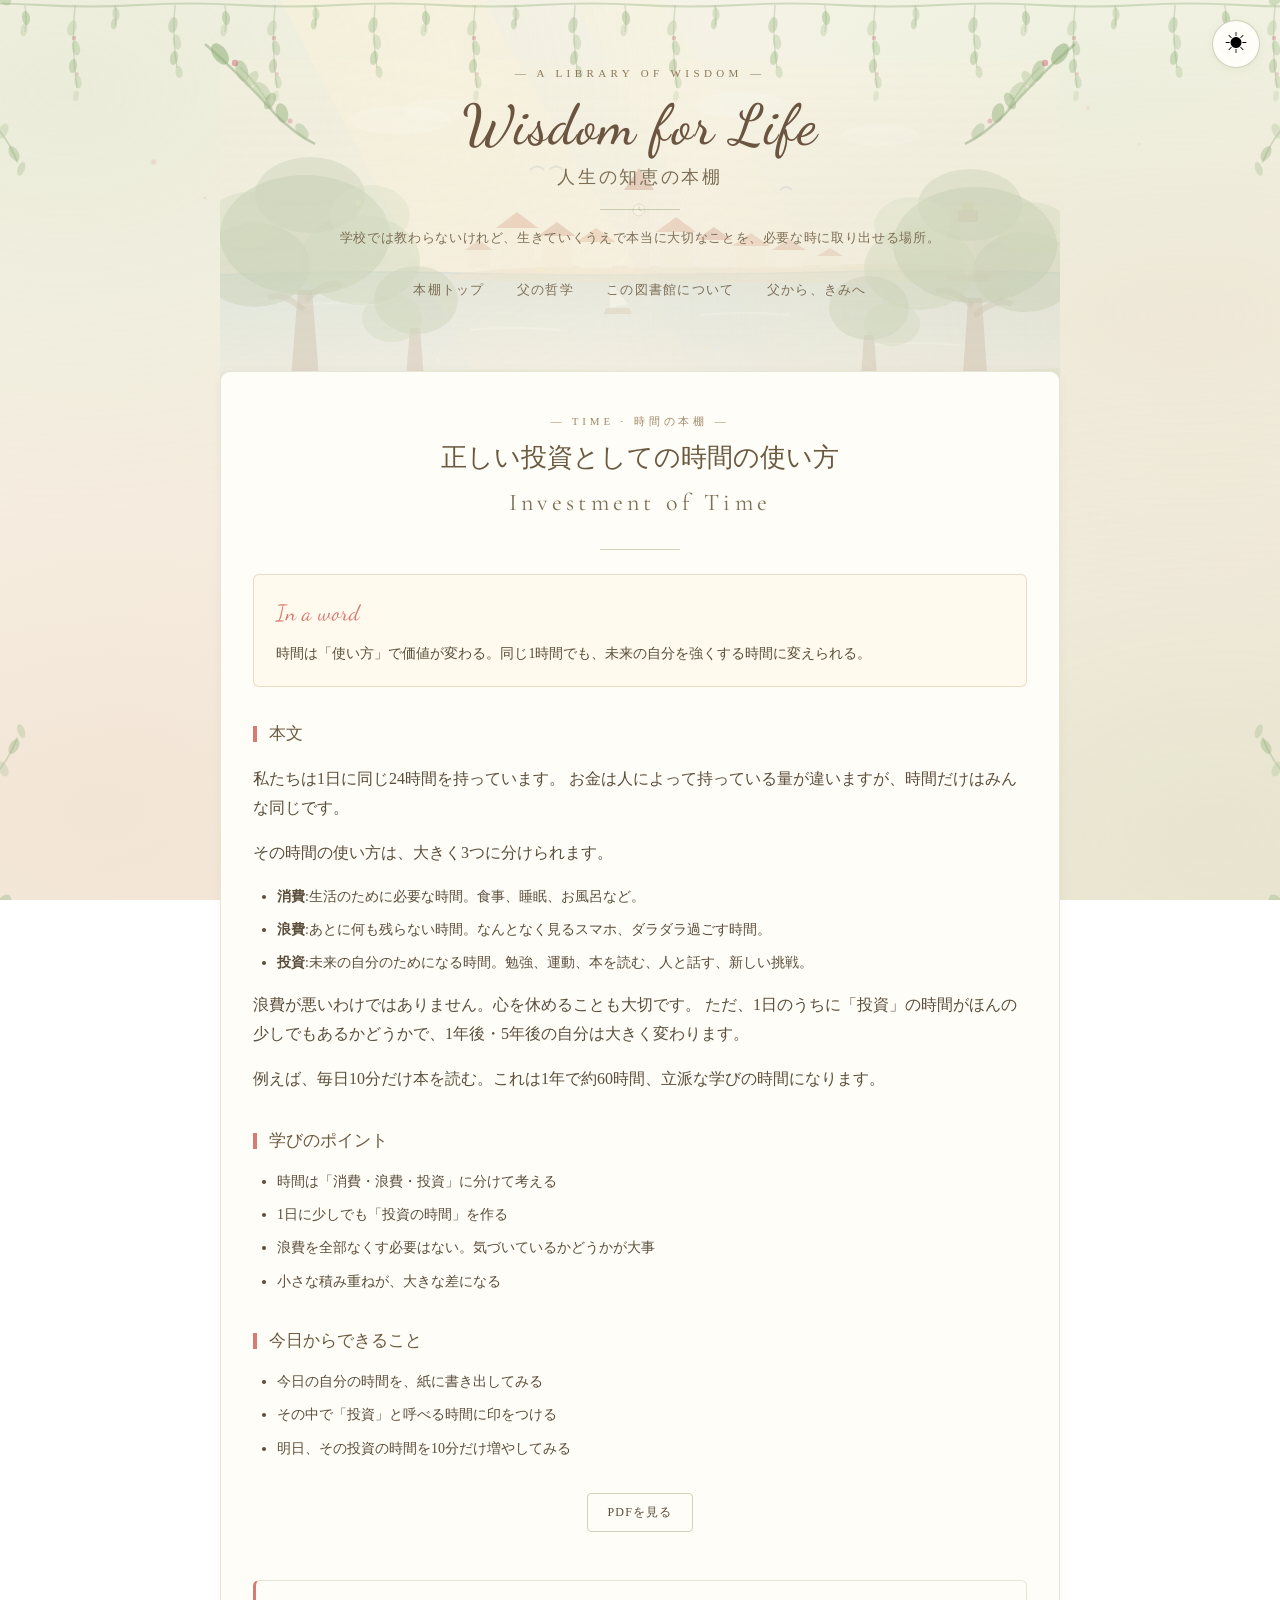
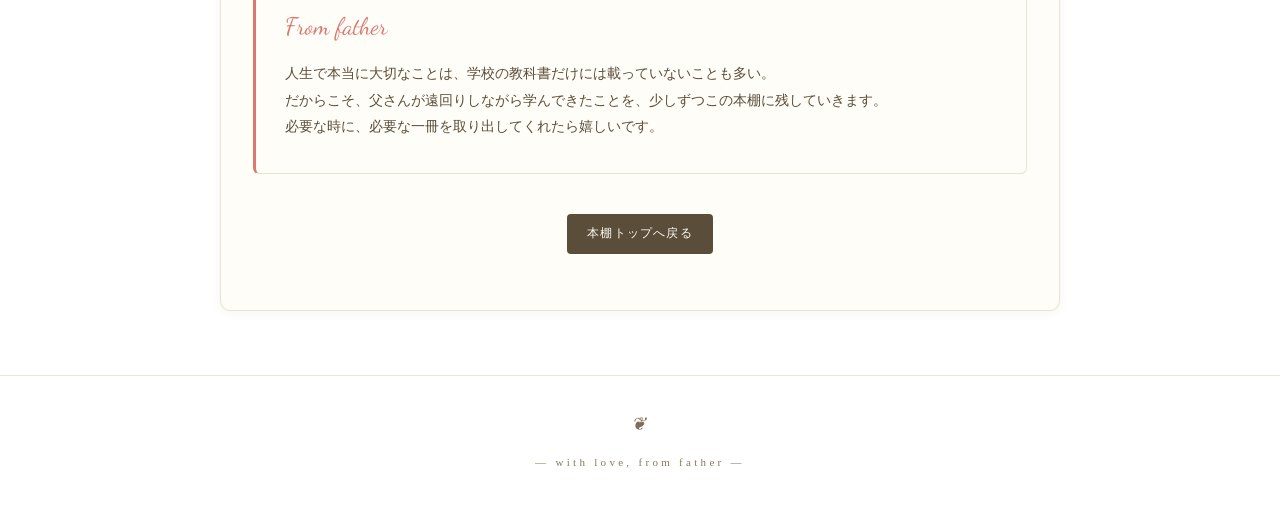
<file: lessons/itadakimasu.html>
<!DOCTYPE html>
<!--
  lessons/time-investment.html
  「正しい投資としての時間の使い方」教材詳細ページ
-->
<html lang="ja">
<head>
  <meta charset="UTF-8">
  <meta name="viewport" content="width=device-width, initial-scale=1.0">
  <title>正しい投資としての時間の使い方｜人生の知恵の本棚</title>
  <meta name="description" content="時間は「消費・浪費・投資」に分けられる。同じ1時間でも、使い方と意識によって未来の自分を強くする時間に変えられる。父から、きみへ伝える、時間の使い方の話。">
  <meta property="og:title" content="正しい投資としての時間の使い方｜人生の知恵の本棚">
  <meta property="og:description" content="時間は「消費・浪費・投資」に分けられる。同じ1時間でも、使い方と意識によって未来の自分を強くする時間に変えられる。父から、きみへ伝える、時間の使い方の話。">
  <meta property="og:type" content="website">
  <meta property="og:url" content="https://lampirika358.com/lessons/time-investment.html">
  <meta property="og:site_name" content="人生の知恵の本棚">
  <meta property="og:locale" content="ja_JP">
  <meta name="twitter:card" content="summary">
  <link rel="stylesheet" href="../assets/css/style.css">
  <!-- Google Analytics (gtag.js) -->
  <script async src="https://www.googletagmanager.com/gtag/js?id=G-HHT8TLZ1GN"></script>
  <script>
    window.dataLayer = window.dataLayer || [];
    function gtag(){dataLayer.push(arguments);}
    gtag('js', new Date());
    gtag('config', 'G-HHT8TLZ1GN');
  </script>
</head>
<body>

  <button class="mode-toggle" title="昼夜モード切替(準備中)">☀</button>

  <header class="site-header">
    <div class="container">
      <div class="site-header-inner">
        <p class="site-overline">— A LIBRARY OF WISDOM —</p>
        <h1 class="site-title"><a href="../index.html">Wisdom for Life</a></h1>
        <p class="site-title-jp">人生の知恵の本棚</p>
        <div class="site-divider"></div>
        <p class="site-subtitle">学校では教わらないけれど、生きていくうえで本当に大切なことを、必要な時に取り出せる場所。</p>
      </div>
      <nav class="site-nav">
        <a href="../index.html">本棚トップ</a>
        <a href="../philosophy.html">父の哲学</a>
        <a href="../about.html">この図書館について</a>
        <a href="../letter.html">父から、きみへ</a>
      </nav>
    </div>
  </header>

  <main class="container">
    <article class="article">
      <p class="article-overline">— TIME · 時間の本棚 —</p>
      <h2 class="article-title">正しい投資としての時間の使い方</h2>
      <p class="article-title-en">Investment of Time</p>
      <div class="article-divider"></div>

      <section class="callout">
        <h3 class="callout-title">In a word</h3>
        <p>時間は「使い方」で価値が変わる。同じ1時間でも、未来の自分を強くする時間に変えられる。</p>
      </section>

      <h3 class="article-subtitle">本文</h3>
      <p>
        私たちは1日に同じ24時間を持っています。
        お金は人によって持っている量が違いますが、時間だけはみんな同じです。
      </p>
      <p>
        その時間の使い方は、大きく3つに分けられます。
      </p>
      <ul class="bullet-list">
        <li><strong>消費</strong>:生活のために必要な時間。食事、睡眠、お風呂など。</li>
        <li><strong>浪費</strong>:あとに何も残らない時間。なんとなく見るスマホ、ダラダラ過ごす時間。</li>
        <li><strong>投資</strong>:未来の自分のためになる時間。勉強、運動、本を読む、人と話す、新しい挑戦。</li>
      </ul>
      <p>
        浪費が悪いわけではありません。心を休めることも大切です。
        ただ、1日のうちに「投資」の時間がほんの少しでもあるかどうかで、1年後・5年後の自分は大きく変わります。
      </p>
      <p>
        例えば、毎日10分だけ本を読む。これは1年で約60時間、立派な学びの時間になります。
      </p>

      <h3 class="article-subtitle">学びのポイント</h3>
      <ul class="bullet-list">
        <li>時間は「消費・浪費・投資」に分けて考える</li>
        <li>1日に少しでも「投資の時間」を作る</li>
        <li>浪費を全部なくす必要はない。気づいているかどうかが大事</li>
        <li>小さな積み重ねが、大きな差になる</li>
      </ul>

      <h3 class="article-subtitle">今日からできること</h3>
      <ul class="bullet-list">
        <li>今日の自分の時間を、紙に書き出してみる</li>
        <li>その中で「投資」と呼べる時間に印をつける</li>
        <li>明日、その投資の時間を10分だけ増やしてみる</li>
      </ul>

      <p style="margin-top: 2rem; text-align: center;">
        <a class="btn btn-secondary" href="../assets/pdf/time-investment.pdf" target="_blank" rel="noopener">PDFを見る</a>
      </p>

      <section class="message-box" style="margin-top: 3rem;">
        <h3 class="message-box-title">From father</h3>
        <p>
          人生で本当に大切なことは、学校の教科書だけには載っていないことも多い。<br>
          だからこそ、父さんが遠回りしながら学んできたことを、少しずつこの本棚に残していきます。<br>
          必要な時に、必要な一冊を取り出してくれたら嬉しいです。
        </p>
      </section>

      <p style="margin-top: 2.5rem; text-align: center;">
        <a class="btn btn-primary" href="../index.html">本棚トップへ戻る</a>
      </p>
    </article>
  </main>

  <footer class="site-footer">
    <div class="container">
      <p>— with love, from father —</p>
    </div>
  </footer>

  <script src="../assets/js/main.js"></script>
</body>
</html>
</file>
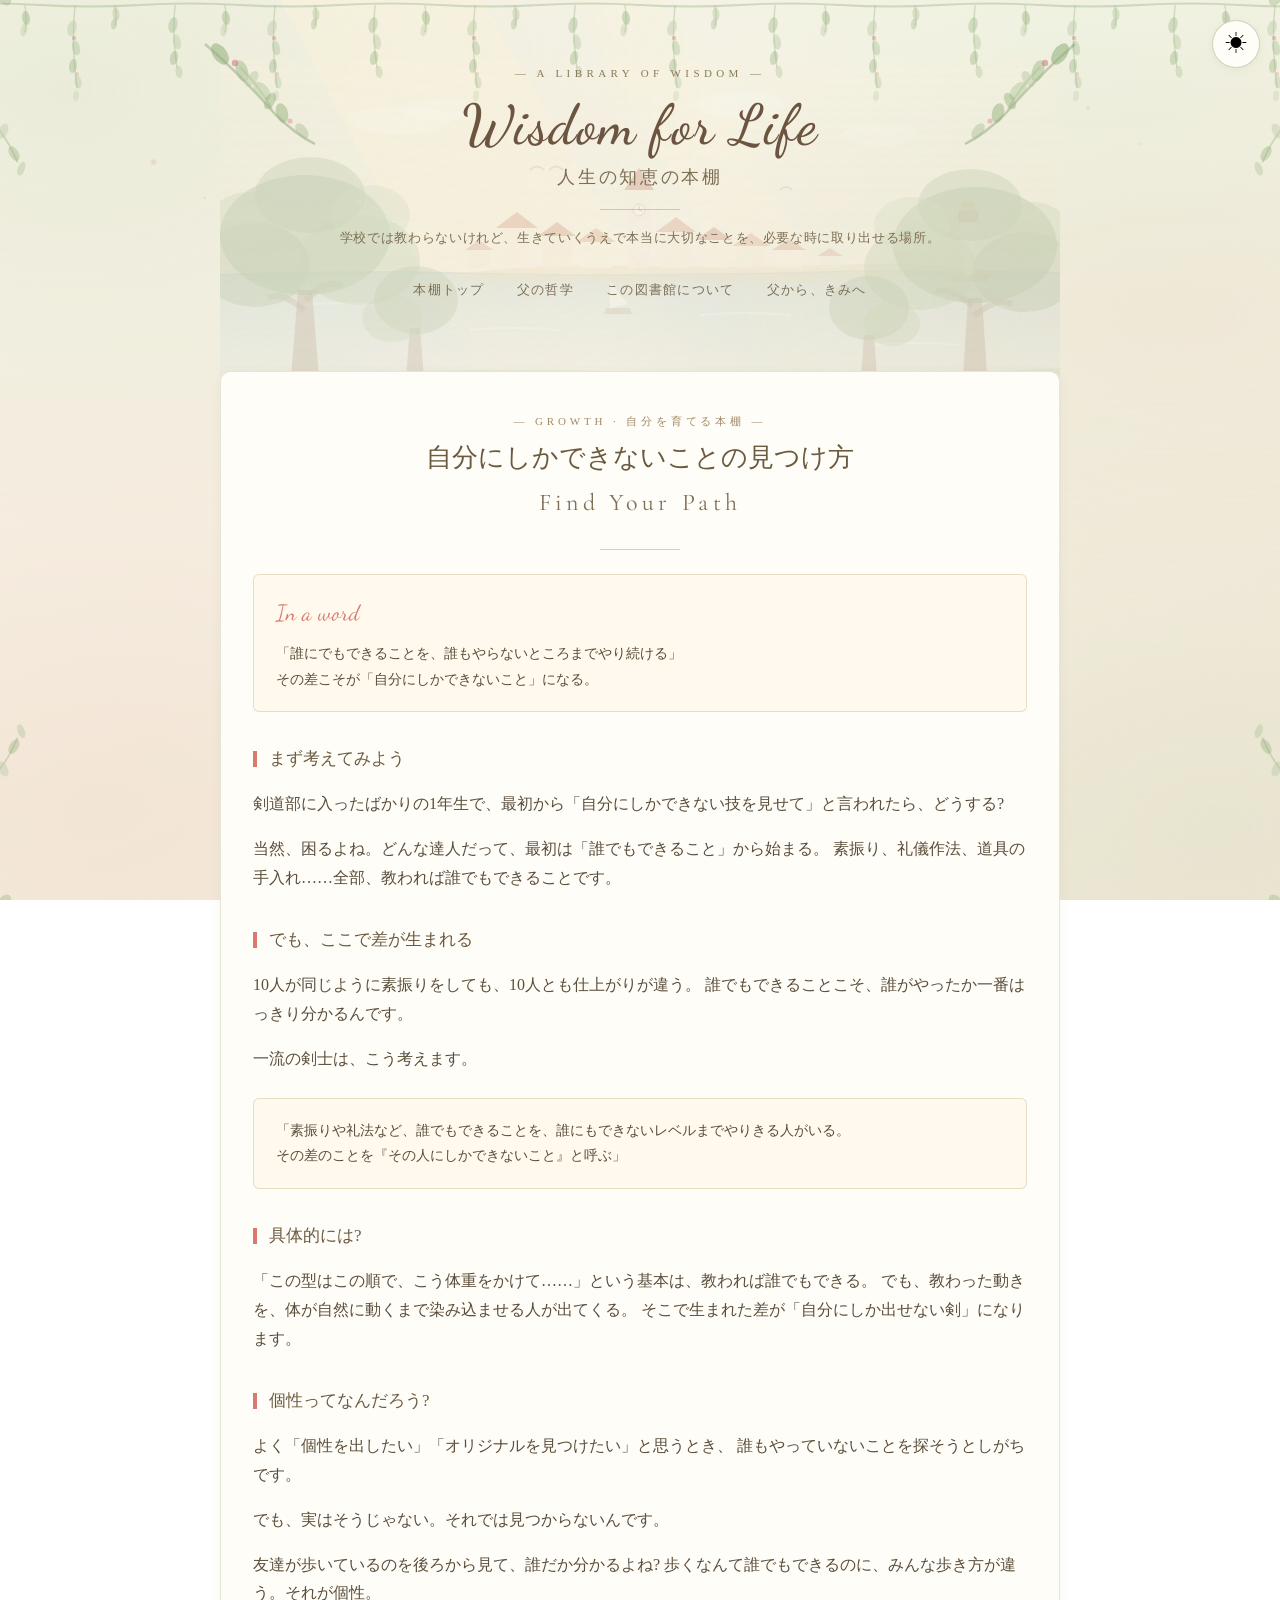
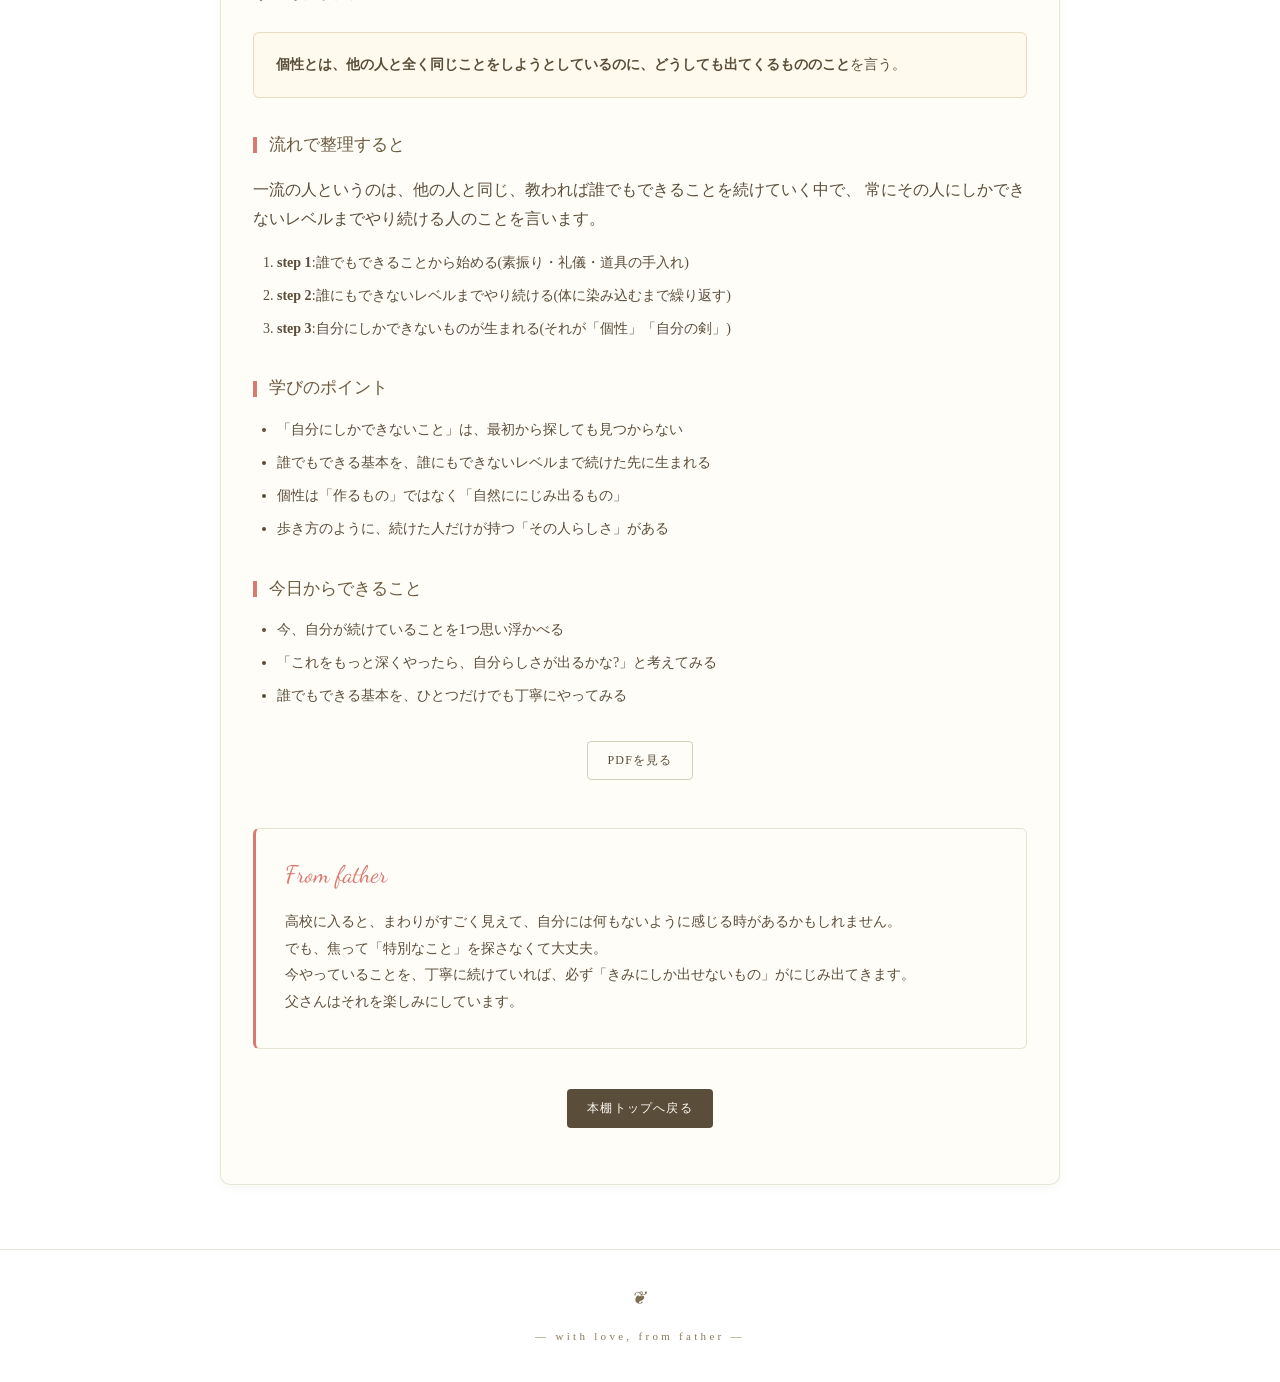
<file: lessons/jibun-ni-shika-dekinai-koto.html>
<!DOCTYPE html>
<!--
  lessons/jibun-ni-shika-dekinai-koto.html
  「自分にしかできないことの見つけ方」教材詳細ページ
-->
<html lang="ja">
<head>
  <meta charset="UTF-8">
  <meta name="viewport" content="width=device-width, initial-scale=1.0">
  <title>自分にしかできないことの見つけ方｜人生の知恵の本棚</title>
  <meta name="description" content="「誰にでもできることを、誰もやらないところまでやり続ける」その差こそが、自分にしかできないことになる。高校入学前に知っておきたい、個性の本当の見つけ方。">
  <!-- OGP (SNSでシェアされた時の表示) -->
  <meta property="og:title" content="自分にしかできないことの見つけ方｜人生の知恵の本棚">
  <meta property="og:description" content="「誰にでもできることを、誰もやらないところまでやり続ける」その差こそが、自分にしかできないことになる。高校入学前に知っておきたい、個性の本当の見つけ方。">
  <meta property="og:type" content="website">
  <meta property="og:url" content="https://lampirika358.com/lessons/jibun-ni-shika-dekinai-koto.html">
  <meta property="og:site_name" content="人生の知恵の本棚">
  <meta property="og:locale" content="ja_JP">
  <meta name="twitter:card" content="summary">
  <link rel="stylesheet" href="../assets/css/style.css">
  <!-- Google Analytics (gtag.js) -->
  <script async src="https://www.googletagmanager.com/gtag/js?id=G-HHT8TLZ1GN"></script>
  <script>
    window.dataLayer = window.dataLayer || [];
    function gtag(){dataLayer.push(arguments);}
    gtag('js', new Date());
    gtag('config', 'G-HHT8TLZ1GN');
  </script>
</head>
<body>

  <button class="mode-toggle" title="昼夜モード切替(準備中)">☀</button>

  <header class="site-header">
    <div class="container">
      <div class="site-header-inner">
        <p class="site-overline">— A LIBRARY OF WISDOM —</p>
        <h1 class="site-title"><a href="../index.html">Wisdom for Life</a></h1>
        <p class="site-title-jp">人生の知恵の本棚</p>
        <div class="site-divider"></div>
        <p class="site-subtitle">学校では教わらないけれど、生きていくうえで本当に大切なことを、必要な時に取り出せる場所。</p>
      </div>
      <nav class="site-nav">
        <a href="../index.html">本棚トップ</a>
        <a href="../philosophy.html">父の哲学</a>
        <a href="../about.html">この図書館について</a>
        <a href="../letter.html">父から、きみへ</a>
      </nav>
    </div>
  </header>

  <main class="container">
    <article class="article">
      <p class="article-overline">— GROWTH · 自分を育てる本棚 —</p>
      <h2 class="article-title">自分にしかできないことの見つけ方</h2>
      <p class="article-title-en">Find Your Path</p>
      <div class="article-divider"></div>

      <section class="callout">
        <h3 class="callout-title">In a word</h3>
        <p>「誰にでもできることを、誰もやらないところまでやり続ける」<br>その差こそが「自分にしかできないこと」になる。</p>
      </section>

      <h3 class="article-subtitle">まず考えてみよう</h3>
      <p>
        剣道部に入ったばかりの1年生で、最初から「自分にしかできない技を見せて」と言われたら、どうする?
      </p>
      <p>
        当然、困るよね。どんな達人だって、最初は「誰でもできること」から始まる。
        素振り、礼儀作法、道具の手入れ……全部、教われば誰でもできることです。
      </p>

      <h3 class="article-subtitle">でも、ここで差が生まれる</h3>
      <p>
        10人が同じように素振りをしても、10人とも仕上がりが違う。
        誰でもできることこそ、誰がやったか一番はっきり分かるんです。
      </p>
      <p>
        一流の剣士は、こう考えます。
      </p>
      <section class="callout">
        <p style="margin: 0;">
          「素振りや礼法など、誰でもできることを、誰にもできないレベルまでやりきる人がいる。<br>
          その差のことを『その人にしかできないこと』と呼ぶ」
        </p>
      </section>

      <h3 class="article-subtitle">具体的には?</h3>
      <p>
        「この型はこの順で、こう体重をかけて……」という基本は、教われば誰でもできる。
        でも、教わった動きを、体が自然に動くまで染み込ませる人が出てくる。
        そこで生まれた差が「自分にしか出せない剣」になります。
      </p>

      <h3 class="article-subtitle">個性ってなんだろう?</h3>
      <p>
        よく「個性を出したい」「オリジナルを見つけたい」と思うとき、
        誰もやっていないことを探そうとしがちです。
      </p>
      <p>
        でも、実はそうじゃない。それでは見つからないんです。
      </p>
      <p>
        友達が歩いているのを後ろから見て、誰だか分かるよね?
        歩くなんて誰でもできるのに、みんな歩き方が違う。それが個性。
      </p>
      <section class="callout">
        <p style="margin: 0;">
          <strong>個性とは、他の人と全く同じことをしようとしているのに、どうしても出てくるもののこと</strong>を言う。
        </p>
      </section>

      <h3 class="article-subtitle">流れで整理すると</h3>
      <p>
        一流の人というのは、他の人と同じ、教われば誰でもできることを続けていく中で、
        常にその人にしかできないレベルまでやり続ける人のことを言います。
      </p>
      <ol class="bullet-list">
        <li><strong>step 1</strong>:誰でもできることから始める(素振り・礼儀・道具の手入れ)</li>
        <li><strong>step 2</strong>:誰にもできないレベルまでやり続ける(体に染み込むまで繰り返す)</li>
        <li><strong>step 3</strong>:自分にしかできないものが生まれる(それが「個性」「自分の剣」)</li>
      </ol>

      <h3 class="article-subtitle">学びのポイント</h3>
      <ul class="bullet-list">
        <li>「自分にしかできないこと」は、最初から探しても見つからない</li>
        <li>誰でもできる基本を、誰にもできないレベルまで続けた先に生まれる</li>
        <li>個性は「作るもの」ではなく「自然ににじみ出るもの」</li>
        <li>歩き方のように、続けた人だけが持つ「その人らしさ」がある</li>
      </ul>

      <h3 class="article-subtitle">今日からできること</h3>
      <ul class="bullet-list">
        <li>今、自分が続けていることを1つ思い浮かべる</li>
        <li>「これをもっと深くやったら、自分らしさが出るかな?」と考えてみる</li>
        <li>誰でもできる基本を、ひとつだけでも丁寧にやってみる</li>
      </ul>

      <p style="margin-top: 2rem; text-align: center;">
        <a class="btn btn-secondary" href="../assets/pdf/jibun-ni-shika-dekinai-koto.pdf" target="_blank" rel="noopener">PDFを見る</a>
      </p>

      <section class="message-box" style="margin-top: 3rem;">
        <h3 class="message-box-title">From father</h3>
        <p>
          高校に入ると、まわりがすごく見えて、自分には何もないように感じる時があるかもしれません。<br>
          でも、焦って「特別なこと」を探さなくて大丈夫。<br>
          今やっていることを、丁寧に続けていれば、必ず「きみにしか出せないもの」がにじみ出てきます。<br>
          父さんはそれを楽しみにしています。
        </p>
      </section>

      <p style="margin-top: 2.5rem; text-align: center;">
        <a class="btn btn-primary" href="../index.html">本棚トップへ戻る</a>
      </p>
    </article>
  </main>

  <footer class="site-footer">
    <div class="container">
      <p>— with love, from father —</p>
    </div>
  </footer>

  <script src="../assets/js/main.js"></script>
</body>
</html>
</file>
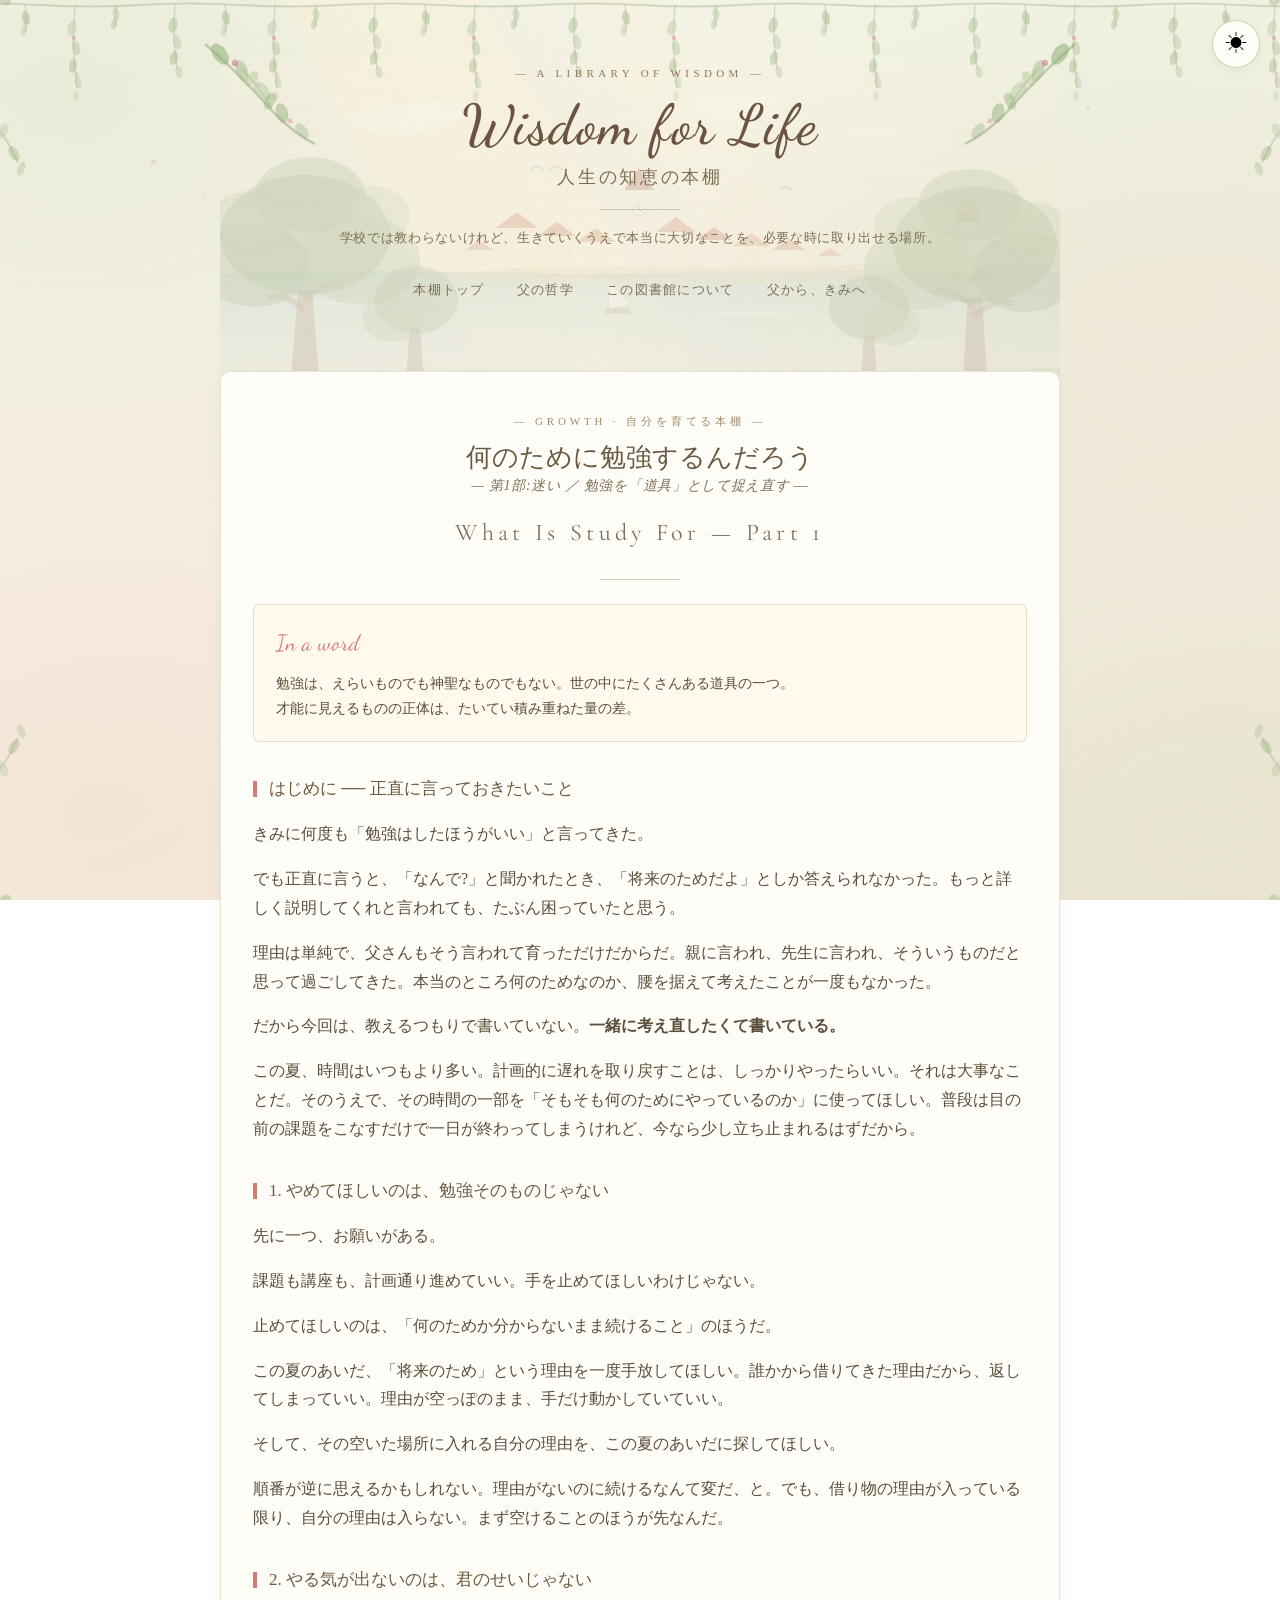
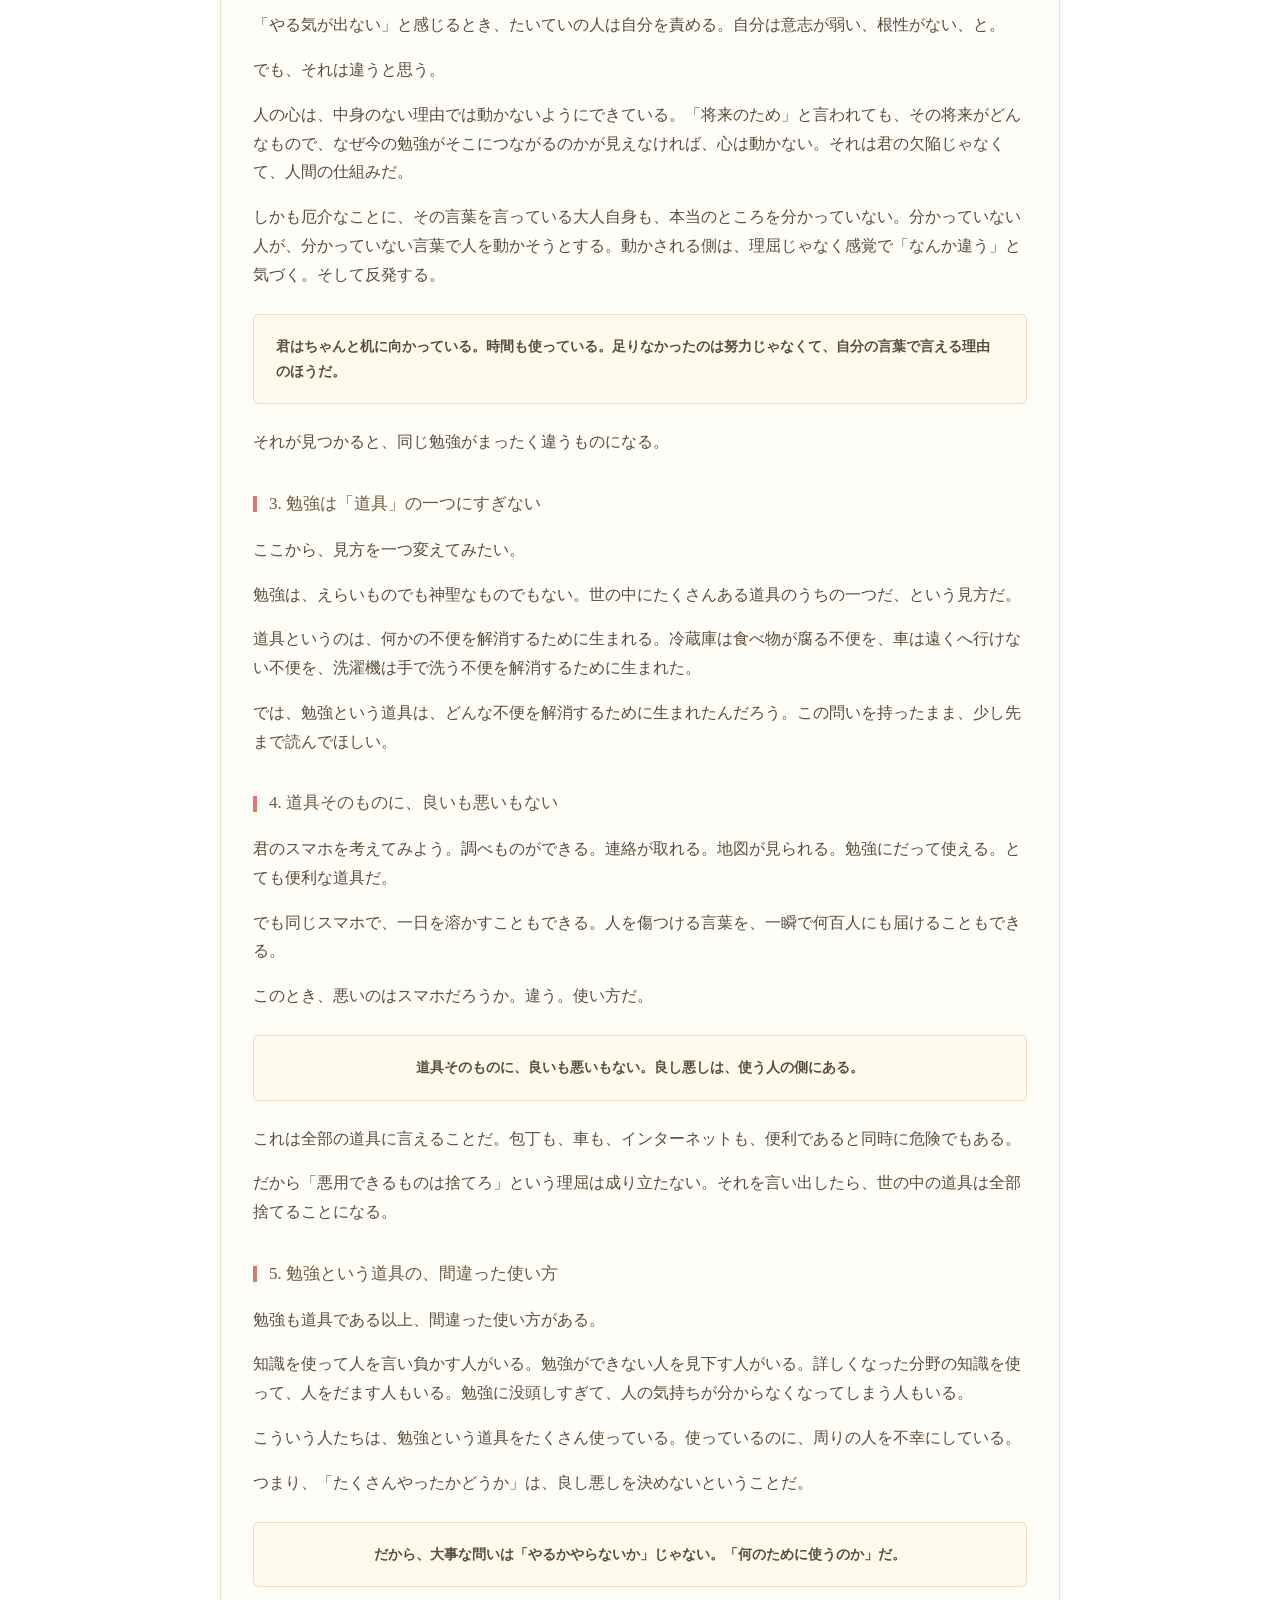
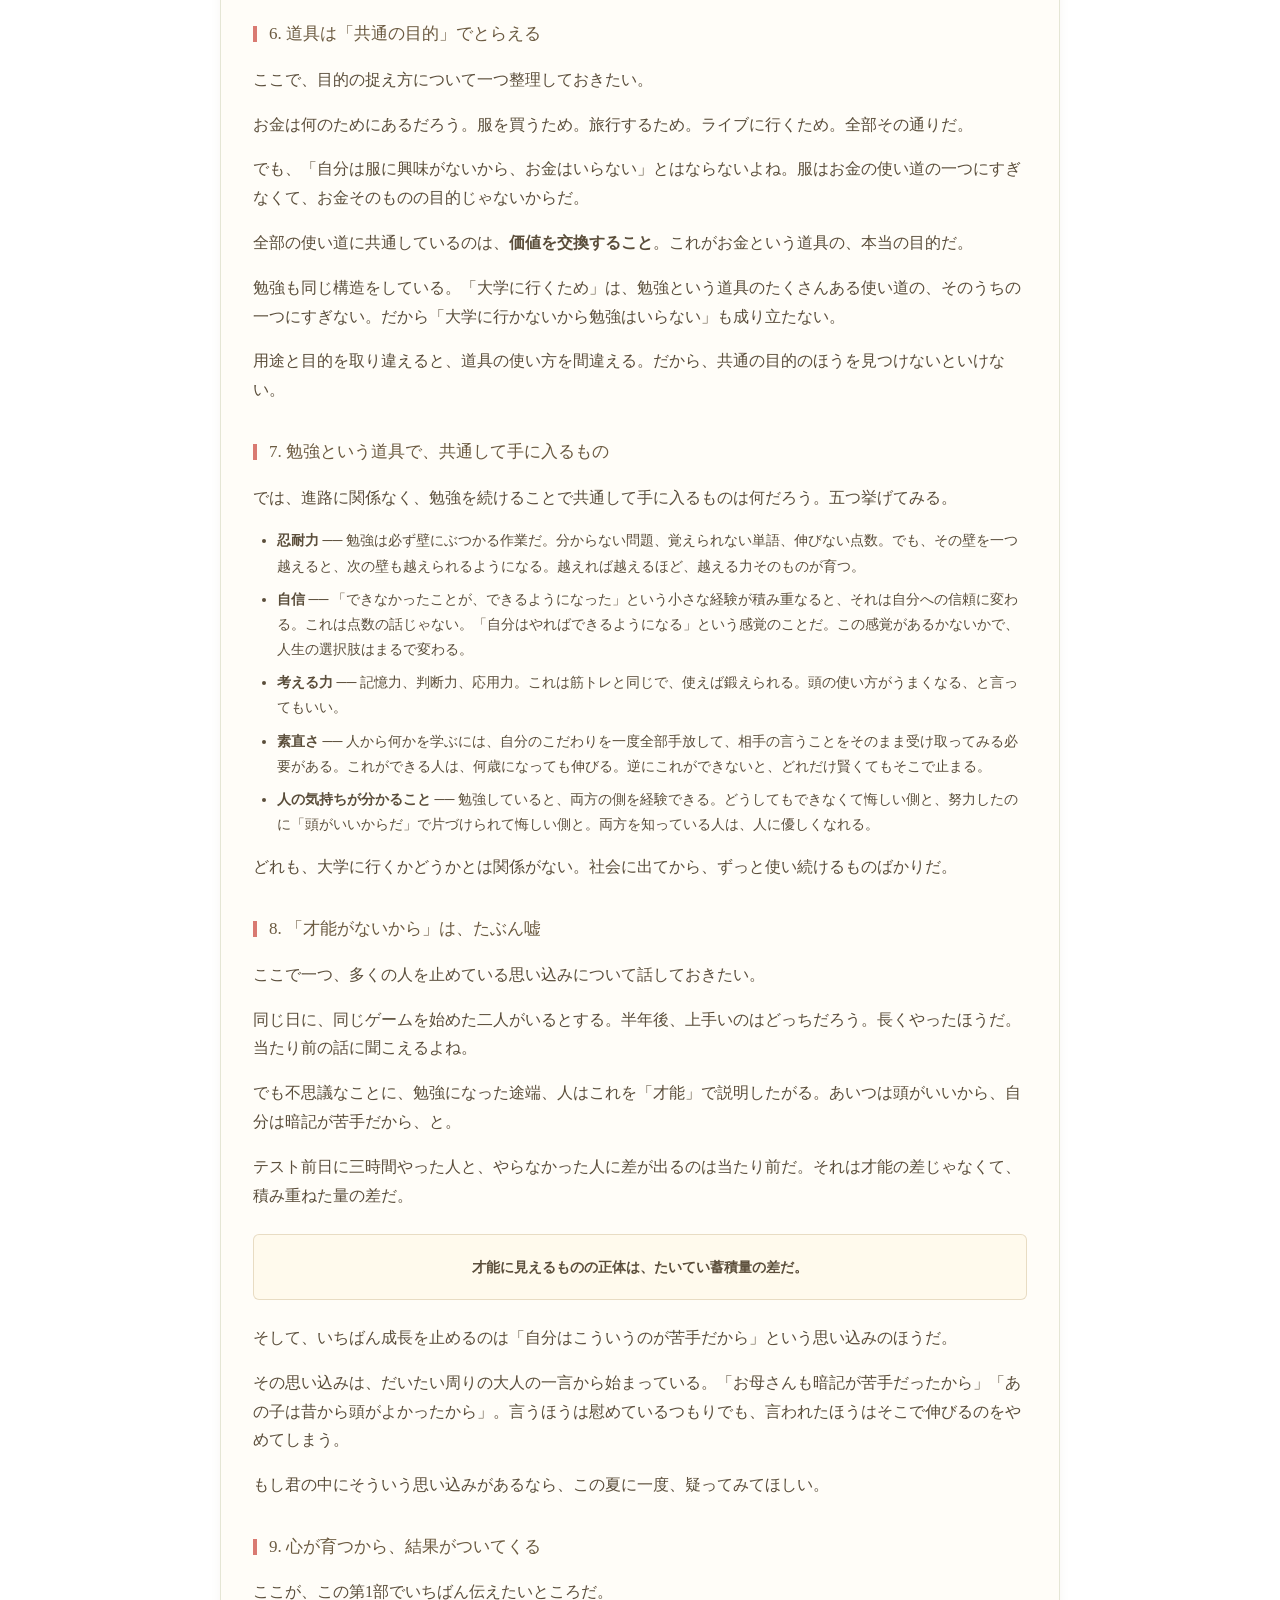
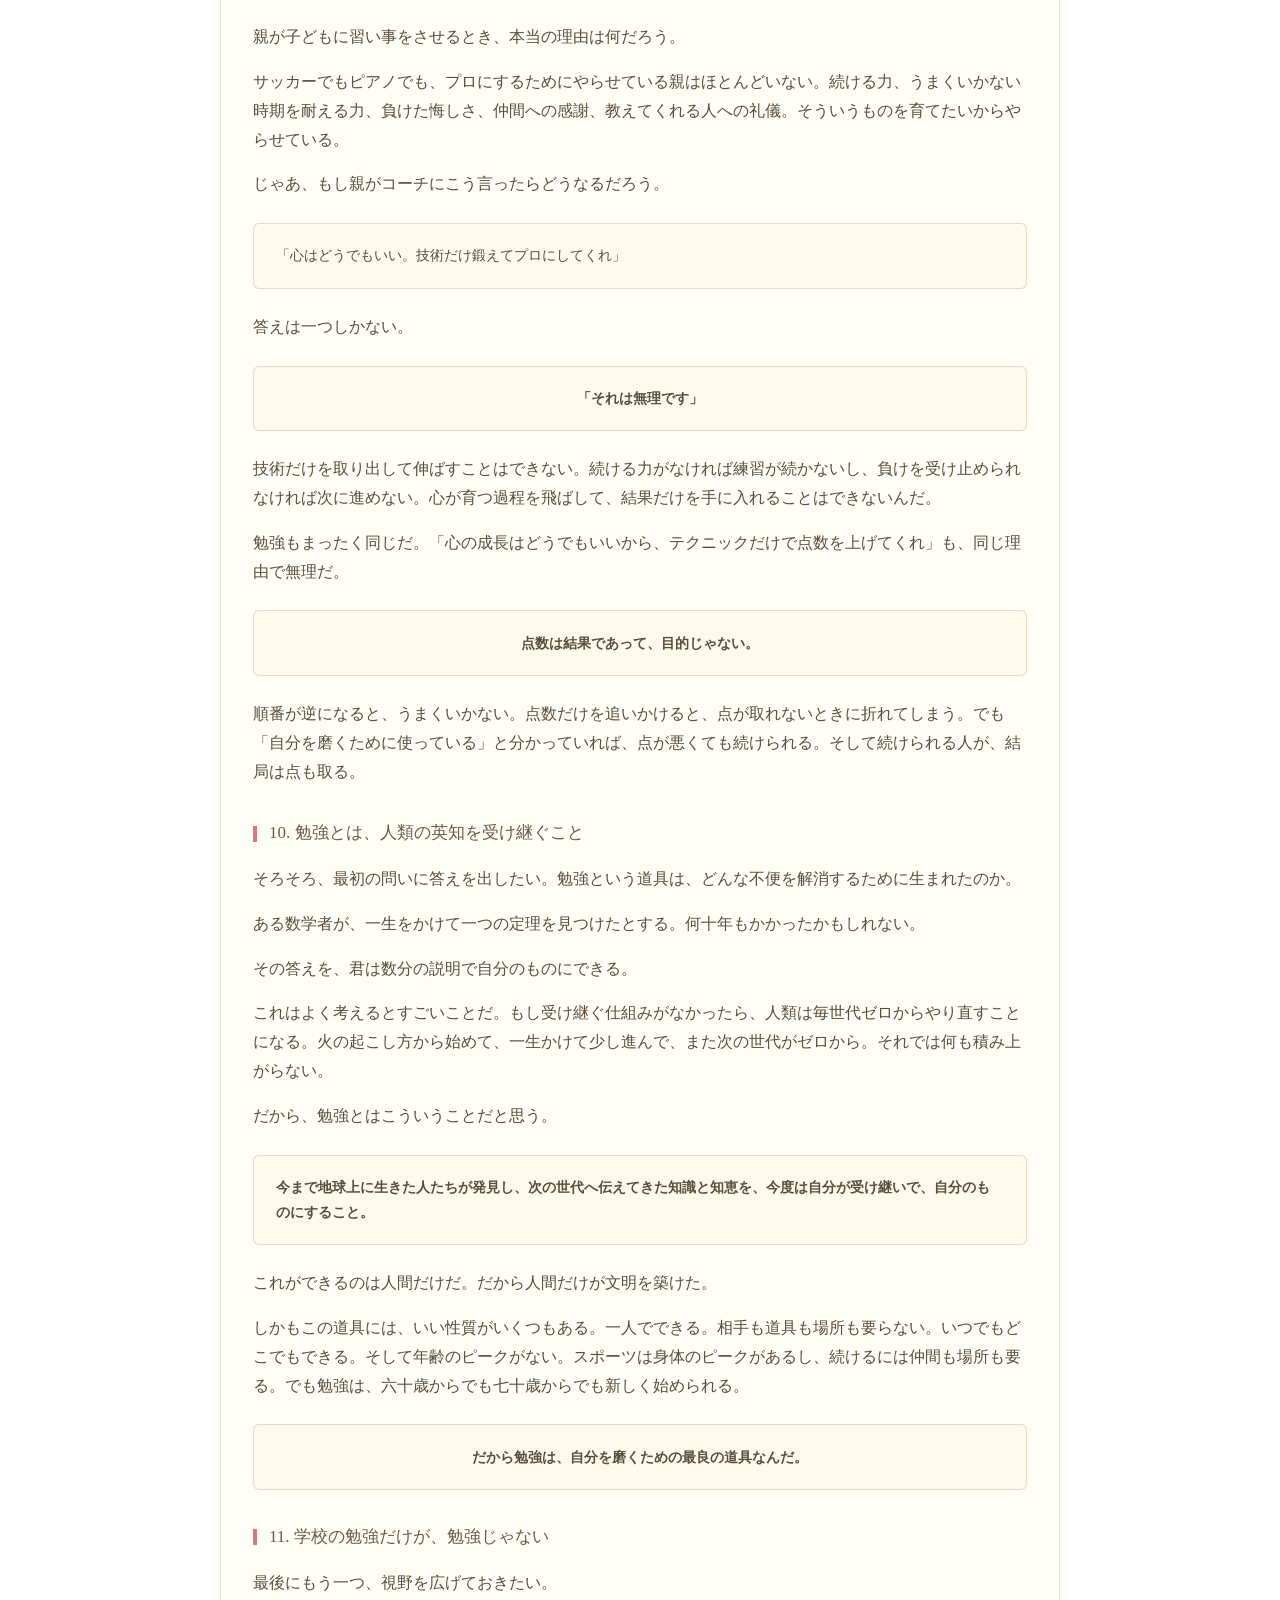
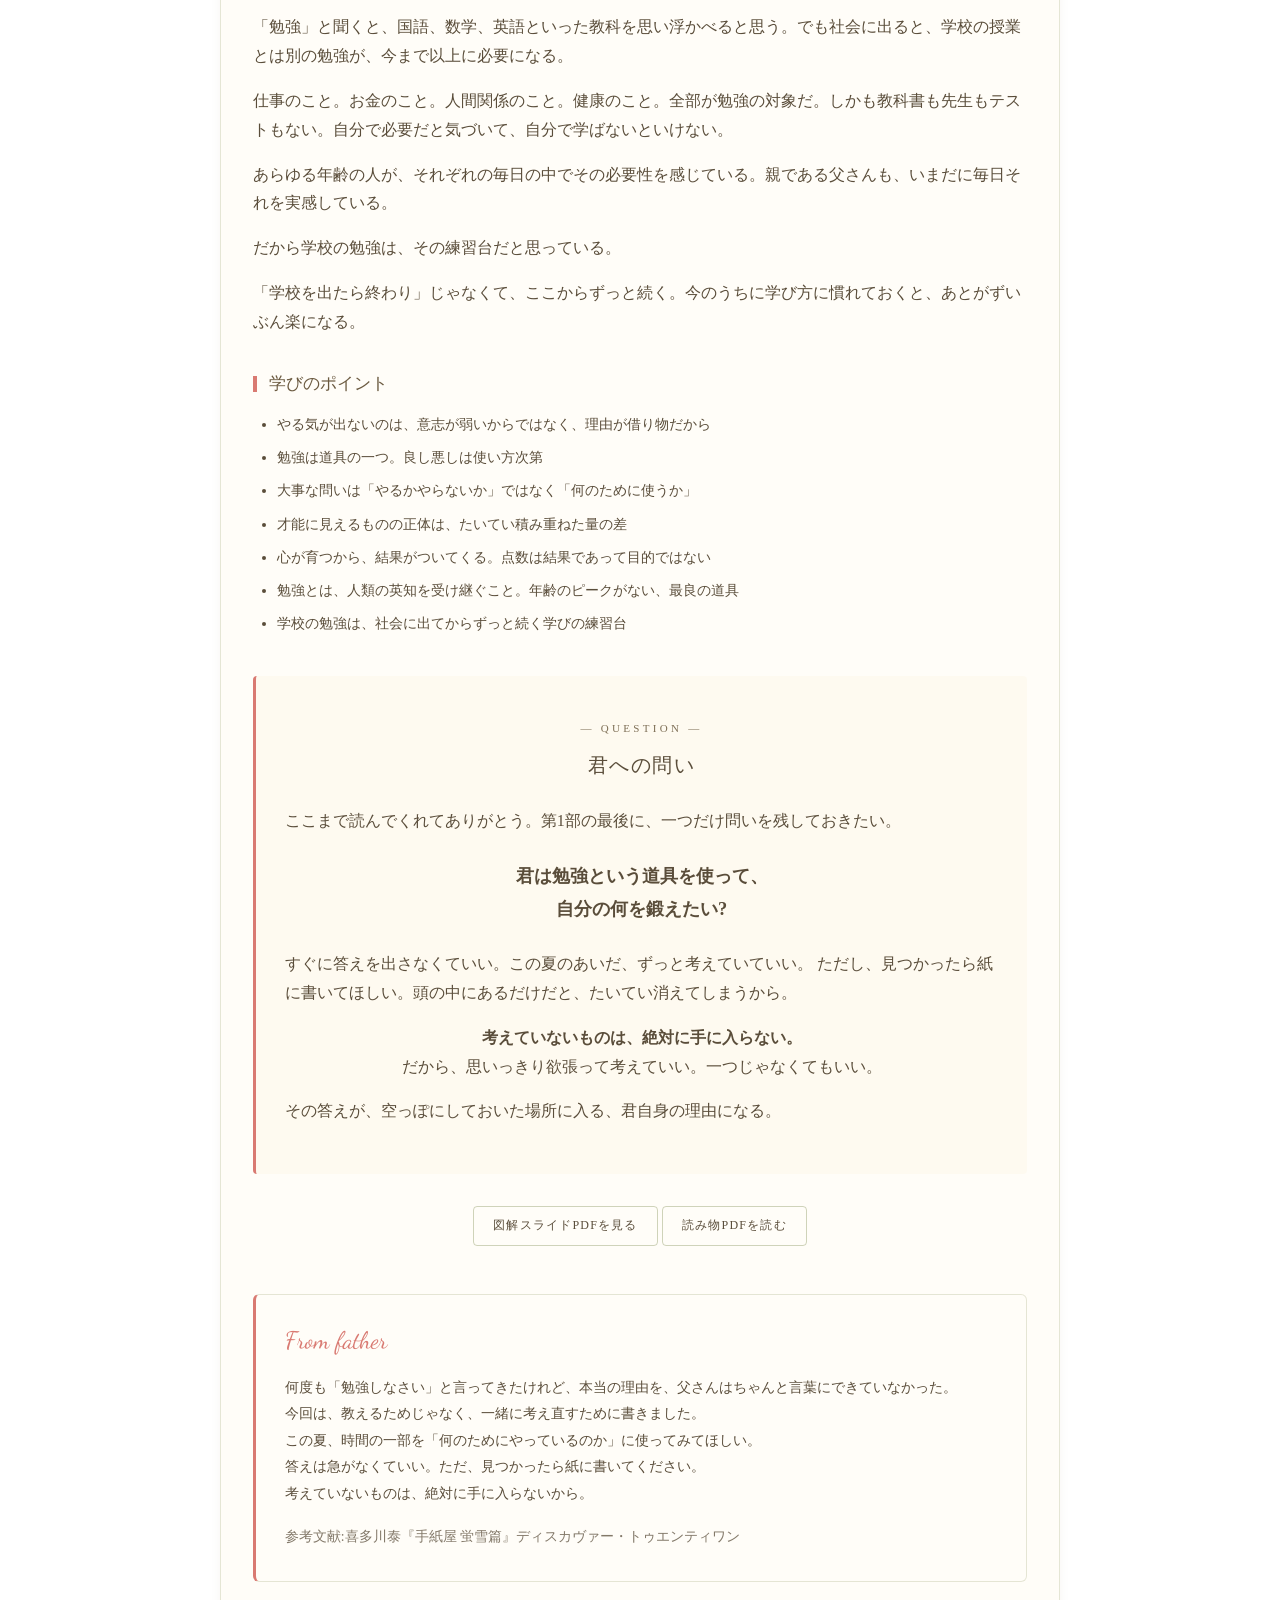
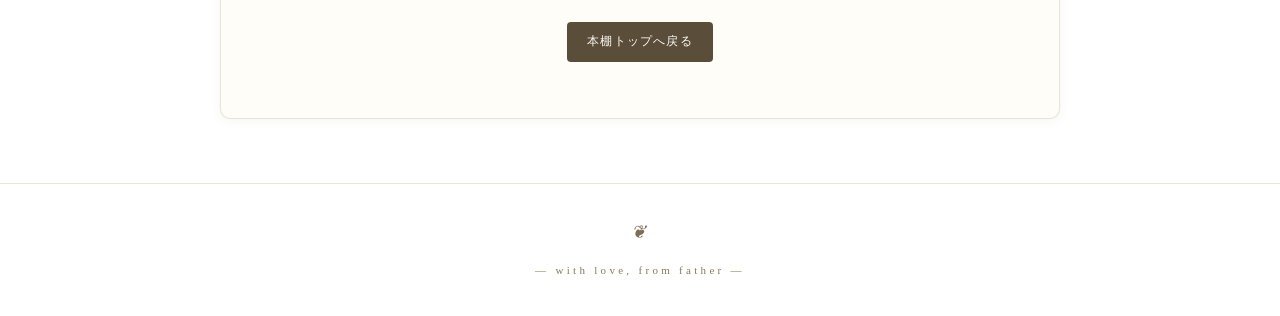
<file: lessons/nan-no-tame-ni-benkyou-01.html>
<!DOCTYPE html>
<!--
  lessons/nan-no-tame-ni-benkyou-01.html
  「何のために勉強するんだろう 第1部:迷い」教材詳細ページ
-->
<html lang="ja">
<head>
  <meta charset="UTF-8">
  <meta name="viewport" content="width=device-width, initial-scale=1.0">
  <title>何のために勉強するんだろう(第1部:迷い)｜人生の知恵の本棚</title>
  <meta name="description" content="勉強は、えらいものでも神聖なものでもない。世の中にたくさんある道具の一つ。才能に見えるものの正体は、たいてい積み重ねた量の差。父から、きみへ贈る、勉強を「道具」として捉え直す全4部作、第1部。">
  <meta property="og:title" content="何のために勉強するんだろう(第1部:迷い)｜人生の知恵の本棚">
  <meta property="og:description" content="勉強は、えらいものでも神聖なものでもない。世の中にたくさんある道具の一つ。才能に見えるものの正体は、たいてい積み重ねた量の差。父から、きみへ贈る、勉強を「道具」として捉え直す全4部作、第1部。">
  <meta property="og:type" content="article">
  <meta property="og:url" content="https://lampirika358.com/lessons/nan-no-tame-ni-benkyou-01.html">
  <meta property="og:site_name" content="人生の知恵の本棚">
  <meta property="og:locale" content="ja_JP">
  <meta name="twitter:card" content="summary">
  <link rel="stylesheet" href="../assets/css/style.css">
  <!-- Google Analytics (gtag.js) -->
  <script async src="https://www.googletagmanager.com/gtag/js?id=G-HHT8TLZ1GN"></script>
  <script>
    window.dataLayer = window.dataLayer || [];
    function gtag(){dataLayer.push(arguments);}
    gtag('js', new Date());
    gtag('config', 'G-HHT8TLZ1GN');
  </script>
</head>
<body>

  <button class="mode-toggle" title="昼夜モード切替(準備中)">☀</button>

  <header class="site-header">
    <div class="container">
      <div class="site-header-inner">
        <p class="site-overline">— A LIBRARY OF WISDOM —</p>
        <h1 class="site-title"><a href="../index.html">Wisdom for Life</a></h1>
        <p class="site-title-jp">人生の知恵の本棚</p>
        <div class="site-divider"></div>
        <p class="site-subtitle">学校では教わらないけれど、生きていくうえで本当に大切なことを、必要な時に取り出せる場所。</p>
      </div>
      <nav class="site-nav">
        <a href="../index.html">本棚トップ</a>
        <a href="../philosophy.html">父の哲学</a>
        <a href="../about.html">この図書館について</a>
        <a href="../letter.html">父から、きみへ</a>
      </nav>
    </div>
  </header>

  <main class="container">
    <article class="article">
      <p class="article-overline">— GROWTH · 自分を育てる本棚 —</p>
      <h2 class="article-title">何のために勉強するんだろう</h2>
      <p class="essay-subtitle">— 第1部:迷い ／ 勉強を「道具」として捉え直す ―</p>
      <p class="article-title-en">What Is Study For — Part 1</p>
      <div class="article-divider"></div>

      <section class="callout">
        <h3 class="callout-title">In a word</h3>
        <p>勉強は、えらいものでも神聖なものでもない。世の中にたくさんある道具の一つ。<br>才能に見えるものの正体は、たいてい積み重ねた量の差。</p>
      </section>

      <h3 class="article-subtitle">はじめに ── 正直に言っておきたいこと</h3>
      <p>
        きみに何度も「勉強はしたほうがいい」と言ってきた。
      </p>
      <p>
        でも正直に言うと、「なんで?」と聞かれたとき、「将来のためだよ」としか答えられなかった。もっと詳しく説明してくれと言われても、たぶん困っていたと思う。
      </p>
      <p>
        理由は単純で、父さんもそう言われて育っただけだからだ。親に言われ、先生に言われ、そういうものだと思って過ごしてきた。本当のところ何のためなのか、腰を据えて考えたことが一度もなかった。
      </p>
      <p>
        だから今回は、教えるつもりで書いていない。<strong>一緒に考え直したくて書いている。</strong>
      </p>
      <p>
        この夏、時間はいつもより多い。計画的に遅れを取り戻すことは、しっかりやったらいい。それは大事なことだ。そのうえで、その時間の一部を「そもそも何のためにやっているのか」に使ってほしい。普段は目の前の課題をこなすだけで一日が終わってしまうけれど、今なら少し立ち止まれるはずだから。
      </p>

      <h3 class="article-subtitle">1. やめてほしいのは、勉強そのものじゃない</h3>
      <p>
        先に一つ、お願いがある。
      </p>
      <p>
        課題も講座も、計画通り進めていい。手を止めてほしいわけじゃない。
      </p>
      <p>
        止めてほしいのは、「何のためか分からないまま続けること」のほうだ。
      </p>
      <p>
        この夏のあいだ、「将来のため」という理由を一度手放してほしい。誰かから借りてきた理由だから、返してしまっていい。理由が空っぽのまま、手だけ動かしていていい。
      </p>
      <p>
        そして、その空いた場所に入れる自分の理由を、この夏のあいだに探してほしい。
      </p>
      <p>
        順番が逆に思えるかもしれない。理由がないのに続けるなんて変だ、と。でも、借り物の理由が入っている限り、自分の理由は入らない。まず空けることのほうが先なんだ。
      </p>

      <h3 class="article-subtitle">2. やる気が出ないのは、君のせいじゃない</h3>
      <p>
        「やる気が出ない」と感じるとき、たいていの人は自分を責める。自分は意志が弱い、根性がない、と。
      </p>
      <p>
        でも、それは違うと思う。
      </p>
      <p>
        人の心は、中身のない理由では動かないようにできている。「将来のため」と言われても、その将来がどんなもので、なぜ今の勉強がそこにつながるのかが見えなければ、心は動かない。それは君の欠陥じゃなくて、人間の仕組みだ。
      </p>
      <p>
        しかも厄介なことに、その言葉を言っている大人自身も、本当のところを分かっていない。分かっていない人が、分かっていない言葉で人を動かそうとする。動かされる側は、理屈じゃなく感覚で「なんか違う」と気づく。そして反発する。
      </p>
      <section class="callout">
        <p style="margin: 0;">
          <strong>君はちゃんと机に向かっている。時間も使っている。足りなかったのは努力じゃなくて、自分の言葉で言える理由のほうだ。</strong>
        </p>
      </section>
      <p>
        それが見つかると、同じ勉強がまったく違うものになる。
      </p>

      <h3 class="article-subtitle">3. 勉強は「道具」の一つにすぎない</h3>
      <p>
        ここから、見方を一つ変えてみたい。
      </p>
      <p>
        勉強は、えらいものでも神聖なものでもない。世の中にたくさんある道具のうちの一つだ、という見方だ。
      </p>
      <p>
        道具というのは、何かの不便を解消するために生まれる。冷蔵庫は食べ物が腐る不便を、車は遠くへ行けない不便を、洗濯機は手で洗う不便を解消するために生まれた。
      </p>
      <p>
        では、勉強という道具は、どんな不便を解消するために生まれたんだろう。この問いを持ったまま、少し先まで読んでほしい。
      </p>

      <h3 class="article-subtitle">4. 道具そのものに、良いも悪いもない</h3>
      <p>
        君のスマホを考えてみよう。調べものができる。連絡が取れる。地図が見られる。勉強にだって使える。とても便利な道具だ。
      </p>
      <p>
        でも同じスマホで、一日を溶かすこともできる。人を傷つける言葉を、一瞬で何百人にも届けることもできる。
      </p>
      <p>
        このとき、悪いのはスマホだろうか。違う。使い方だ。
      </p>
      <section class="callout">
        <p style="margin: 0; text-align: center;">
          <strong>道具そのものに、良いも悪いもない。良し悪しは、使う人の側にある。</strong>
        </p>
      </section>
      <p>
        これは全部の道具に言えることだ。包丁も、車も、インターネットも、便利であると同時に危険でもある。
      </p>
      <p>
        だから「悪用できるものは捨てろ」という理屈は成り立たない。それを言い出したら、世の中の道具は全部捨てることになる。
      </p>

      <h3 class="article-subtitle">5. 勉強という道具の、間違った使い方</h3>
      <p>
        勉強も道具である以上、間違った使い方がある。
      </p>
      <p>
        知識を使って人を言い負かす人がいる。勉強ができない人を見下す人がいる。詳しくなった分野の知識を使って、人をだます人もいる。勉強に没頭しすぎて、人の気持ちが分からなくなってしまう人もいる。
      </p>
      <p>
        こういう人たちは、勉強という道具をたくさん使っている。使っているのに、周りの人を不幸にしている。
      </p>
      <p>
        つまり、「たくさんやったかどうか」は、良し悪しを決めないということだ。
      </p>
      <section class="callout">
        <p style="margin: 0; text-align: center;">
          <strong>だから、大事な問いは「やるかやらないか」じゃない。「何のために使うのか」だ。</strong>
        </p>
      </section>

      <h3 class="article-subtitle">6. 道具は「共通の目的」でとらえる</h3>
      <p>
        ここで、目的の捉え方について一つ整理しておきたい。
      </p>
      <p>
        お金は何のためにあるだろう。服を買うため。旅行するため。ライブに行くため。全部その通りだ。
      </p>
      <p>
        でも、「自分は服に興味がないから、お金はいらない」とはならないよね。服はお金の使い道の一つにすぎなくて、お金そのものの目的じゃないからだ。
      </p>
      <p>
        全部の使い道に共通しているのは、<strong>価値を交換すること</strong>。これがお金という道具の、本当の目的だ。
      </p>
      <p>
        勉強も同じ構造をしている。「大学に行くため」は、勉強という道具のたくさんある使い道の、そのうちの一つにすぎない。だから「大学に行かないから勉強はいらない」も成り立たない。
      </p>
      <p>
        用途と目的を取り違えると、道具の使い方を間違える。だから、共通の目的のほうを見つけないといけない。
      </p>

      <h3 class="article-subtitle">7. 勉強という道具で、共通して手に入るもの</h3>
      <p>
        では、進路に関係なく、勉強を続けることで共通して手に入るものは何だろう。五つ挙げてみる。
      </p>
      <ul class="bullet-list">
        <li><strong>忍耐力</strong> ── 勉強は必ず壁にぶつかる作業だ。分からない問題、覚えられない単語、伸びない点数。でも、その壁を一つ越えると、次の壁も越えられるようになる。越えれば越えるほど、越える力そのものが育つ。</li>
        <li><strong>自信</strong> ── 「できなかったことが、できるようになった」という小さな経験が積み重なると、それは自分への信頼に変わる。これは点数の話じゃない。「自分はやればできるようになる」という感覚のことだ。この感覚があるかないかで、人生の選択肢はまるで変わる。</li>
        <li><strong>考える力</strong> ── 記憶力、判断力、応用力。これは筋トレと同じで、使えば鍛えられる。頭の使い方がうまくなる、と言ってもいい。</li>
        <li><strong>素直さ</strong> ── 人から何かを学ぶには、自分のこだわりを一度全部手放して、相手の言うことをそのまま受け取ってみる必要がある。これができる人は、何歳になっても伸びる。逆にこれができないと、どれだけ賢くてもそこで止まる。</li>
        <li><strong>人の気持ちが分かること</strong> ── 勉強していると、両方の側を経験できる。どうしてもできなくて悔しい側と、努力したのに「頭がいいからだ」で片づけられて悔しい側と。両方を知っている人は、人に優しくなれる。</li>
      </ul>
      <p>
        どれも、大学に行くかどうかとは関係がない。社会に出てから、ずっと使い続けるものばかりだ。
      </p>

      <h3 class="article-subtitle">8. 「才能がないから」は、たぶん嘘</h3>
      <p>
        ここで一つ、多くの人を止めている思い込みについて話しておきたい。
      </p>
      <p>
        同じ日に、同じゲームを始めた二人がいるとする。半年後、上手いのはどっちだろう。長くやったほうだ。当たり前の話に聞こえるよね。
      </p>
      <p>
        でも不思議なことに、勉強になった途端、人はこれを「才能」で説明したがる。あいつは頭がいいから、自分は暗記が苦手だから、と。
      </p>
      <p>
        テスト前日に三時間やった人と、やらなかった人に差が出るのは当たり前だ。それは才能の差じゃなくて、積み重ねた量の差だ。
      </p>
      <section class="callout">
        <p style="margin: 0; text-align: center;">
          <strong>才能に見えるものの正体は、たいてい蓄積量の差だ。</strong>
        </p>
      </section>
      <p>
        そして、いちばん成長を止めるのは「自分はこういうのが苦手だから」という思い込みのほうだ。
      </p>
      <p>
        その思い込みは、だいたい周りの大人の一言から始まっている。「お母さんも暗記が苦手だったから」「あの子は昔から頭がよかったから」。言うほうは慰めているつもりでも、言われたほうはそこで伸びるのをやめてしまう。
      </p>
      <p>
        もし君の中にそういう思い込みがあるなら、この夏に一度、疑ってみてほしい。
      </p>

      <h3 class="article-subtitle">9. 心が育つから、結果がついてくる</h3>
      <p>
        ここが、この第1部でいちばん伝えたいところだ。
      </p>
      <p>
        親が子どもに習い事をさせるとき、本当の理由は何だろう。
      </p>
      <p>
        サッカーでもピアノでも、プロにするためにやらせている親はほとんどいない。続ける力、うまくいかない時期を耐える力、負けた悔しさ、仲間への感謝、教えてくれる人への礼儀。そういうものを育てたいからやらせている。
      </p>
      <p>
        じゃあ、もし親がコーチにこう言ったらどうなるだろう。
      </p>
      <section class="callout">
        <p style="margin: 0;">
          「心はどうでもいい。技術だけ鍛えてプロにしてくれ」
        </p>
      </section>
      <p>
        答えは一つしかない。
      </p>
      <section class="callout">
        <p style="margin: 0; text-align: center;">
          <strong>「それは無理です」</strong>
        </p>
      </section>
      <p>
        技術だけを取り出して伸ばすことはできない。続ける力がなければ練習が続かないし、負けを受け止められなければ次に進めない。心が育つ過程を飛ばして、結果だけを手に入れることはできないんだ。
      </p>
      <p>
        勉強もまったく同じだ。「心の成長はどうでもいいから、テクニックだけで点数を上げてくれ」も、同じ理由で無理だ。
      </p>
      <section class="callout">
        <p style="margin: 0; text-align: center;">
          <strong>点数は結果であって、目的じゃない。</strong>
        </p>
      </section>
      <p>
        順番が逆になると、うまくいかない。点数だけを追いかけると、点が取れないときに折れてしまう。でも「自分を磨くために使っている」と分かっていれば、点が悪くても続けられる。そして続けられる人が、結局は点も取る。
      </p>

      <h3 class="article-subtitle">10. 勉強とは、人類の英知を受け継ぐこと</h3>
      <p>
        そろそろ、最初の問いに答えを出したい。勉強という道具は、どんな不便を解消するために生まれたのか。
      </p>
      <p>
        ある数学者が、一生をかけて一つの定理を見つけたとする。何十年もかかったかもしれない。
      </p>
      <p>
        その答えを、君は数分の説明で自分のものにできる。
      </p>
      <p>
        これはよく考えるとすごいことだ。もし受け継ぐ仕組みがなかったら、人類は毎世代ゼロからやり直すことになる。火の起こし方から始めて、一生かけて少し進んで、また次の世代がゼロから。それでは何も積み上がらない。
      </p>
      <p>
        だから、勉強とはこういうことだと思う。
      </p>
      <section class="callout">
        <p style="margin: 0;">
          <strong>今まで地球上に生きた人たちが発見し、次の世代へ伝えてきた知識と知恵を、今度は自分が受け継いで、自分のものにすること。</strong>
        </p>
      </section>
      <p>
        これができるのは人間だけだ。だから人間だけが文明を築けた。
      </p>
      <p>
        しかもこの道具には、いい性質がいくつもある。一人でできる。相手も道具も場所も要らない。いつでもどこでもできる。そして年齢のピークがない。スポーツは身体のピークがあるし、続けるには仲間も場所も要る。でも勉強は、六十歳からでも七十歳からでも新しく始められる。
      </p>
      <section class="callout">
        <p style="margin: 0; text-align: center;">
          <strong>だから勉強は、自分を磨くための最良の道具なんだ。</strong>
        </p>
      </section>

      <h3 class="article-subtitle">11. 学校の勉強だけが、勉強じゃない</h3>
      <p>
        最後にもう一つ、視野を広げておきたい。
      </p>
      <p>
        「勉強」と聞くと、国語、数学、英語といった教科を思い浮かべると思う。でも社会に出ると、学校の授業とは別の勉強が、今まで以上に必要になる。
      </p>
      <p>
        仕事のこと。お金のこと。人間関係のこと。健康のこと。全部が勉強の対象だ。しかも教科書も先生もテストもない。自分で必要だと気づいて、自分で学ばないといけない。
      </p>
      <p>
        あらゆる年齢の人が、それぞれの毎日の中でその必要性を感じている。親である父さんも、いまだに毎日それを実感している。
      </p>
      <p>
        だから学校の勉強は、その練習台だと思っている。
      </p>
      <p>
        「学校を出たら終わり」じゃなくて、ここからずっと続く。今のうちに学び方に慣れておくと、あとがずいぶん楽になる。
      </p>

      <h3 class="article-subtitle">学びのポイント</h3>
      <ul class="bullet-list">
        <li>やる気が出ないのは、意志が弱いからではなく、理由が借り物だから</li>
        <li>勉強は道具の一つ。良し悪しは使い方次第</li>
        <li>大事な問いは「やるかやらないか」ではなく「何のために使うか」</li>
        <li>才能に見えるものの正体は、たいてい積み重ねた量の差</li>
        <li>心が育つから、結果がついてくる。点数は結果であって目的ではない</li>
        <li>勉強とは、人類の英知を受け継ぐこと。年齢のピークがない、最良の道具</li>
        <li>学校の勉強は、社会に出てからずっと続く学びの練習台</li>
      </ul>

      <!-- 君への問い -->
      <section class="essay-aside" style="margin-top: 2.5rem;">
        <p class="essay-aside-overline">— QUESTION —</p>
        <h3 class="essay-aside-title">君への問い</h3>
        <p>
          ここまで読んでくれてありがとう。第1部の最後に、一つだけ問いを残しておきたい。
        </p>
        <p style="text-align: center; font-size: 1.15em; margin: 1.5rem 0;">
          <strong>君は勉強という道具を使って、<br>自分の何を鍛えたい?</strong>
        </p>
        <p>
          すぐに答えを出さなくていい。この夏のあいだ、ずっと考えていていい。
          ただし、見つかったら紙に書いてほしい。頭の中にあるだけだと、たいてい消えてしまうから。
        </p>
        <p style="text-align: center;">
          <strong>考えていないものは、絶対に手に入らない。</strong><br>
          だから、思いっきり欲張って考えていい。一つじゃなくてもいい。
        </p>
        <p>
          その答えが、空っぽにしておいた場所に入る、君自身の理由になる。
        </p>
      </section>

      <p style="margin-top: 2rem; text-align: center;">
        <a class="btn btn-secondary" href="../assets/pdf/nan-no-tame-ni-benkyou-01-slides.pdf" target="_blank" rel="noopener">図解スライドPDFを見る</a>
        <a class="btn btn-secondary" href="../assets/pdf/nan-no-tame-ni-benkyou-01-reading.pdf" target="_blank" rel="noopener">読み物PDFを読む</a>
      </p>

      <section class="message-box" style="margin-top: 3rem;">
        <h3 class="message-box-title">From father</h3>
        <p>
          何度も「勉強しなさい」と言ってきたけれど、本当の理由を、父さんはちゃんと言葉にできていなかった。<br>
          今回は、教えるためじゃなく、一緒に考え直すために書きました。<br>
          この夏、時間の一部を「何のためにやっているのか」に使ってみてほしい。<br>
          答えは急がなくていい。ただ、見つかったら紙に書いてください。<br>
          考えていないものは、絶対に手に入らないから。
        </p>
        <p style="margin-top: 1rem; font-size: 0.85em; opacity: 0.75;">
          参考文献:喜多川泰『手紙屋 蛍雪篇』ディスカヴァー・トゥエンティワン
        </p>
      </section>

      <p style="margin-top: 2.5rem; text-align: center;">
        <a class="btn btn-primary" href="../index.html">本棚トップへ戻る</a>
      </p>
    </article>
  </main>

  <footer class="site-footer">
    <div class="container">
      <p>— with love, from father —</p>
    </div>
  </footer>

  <script src="../assets/js/main.js"></script>
</body>
</html>
</file>
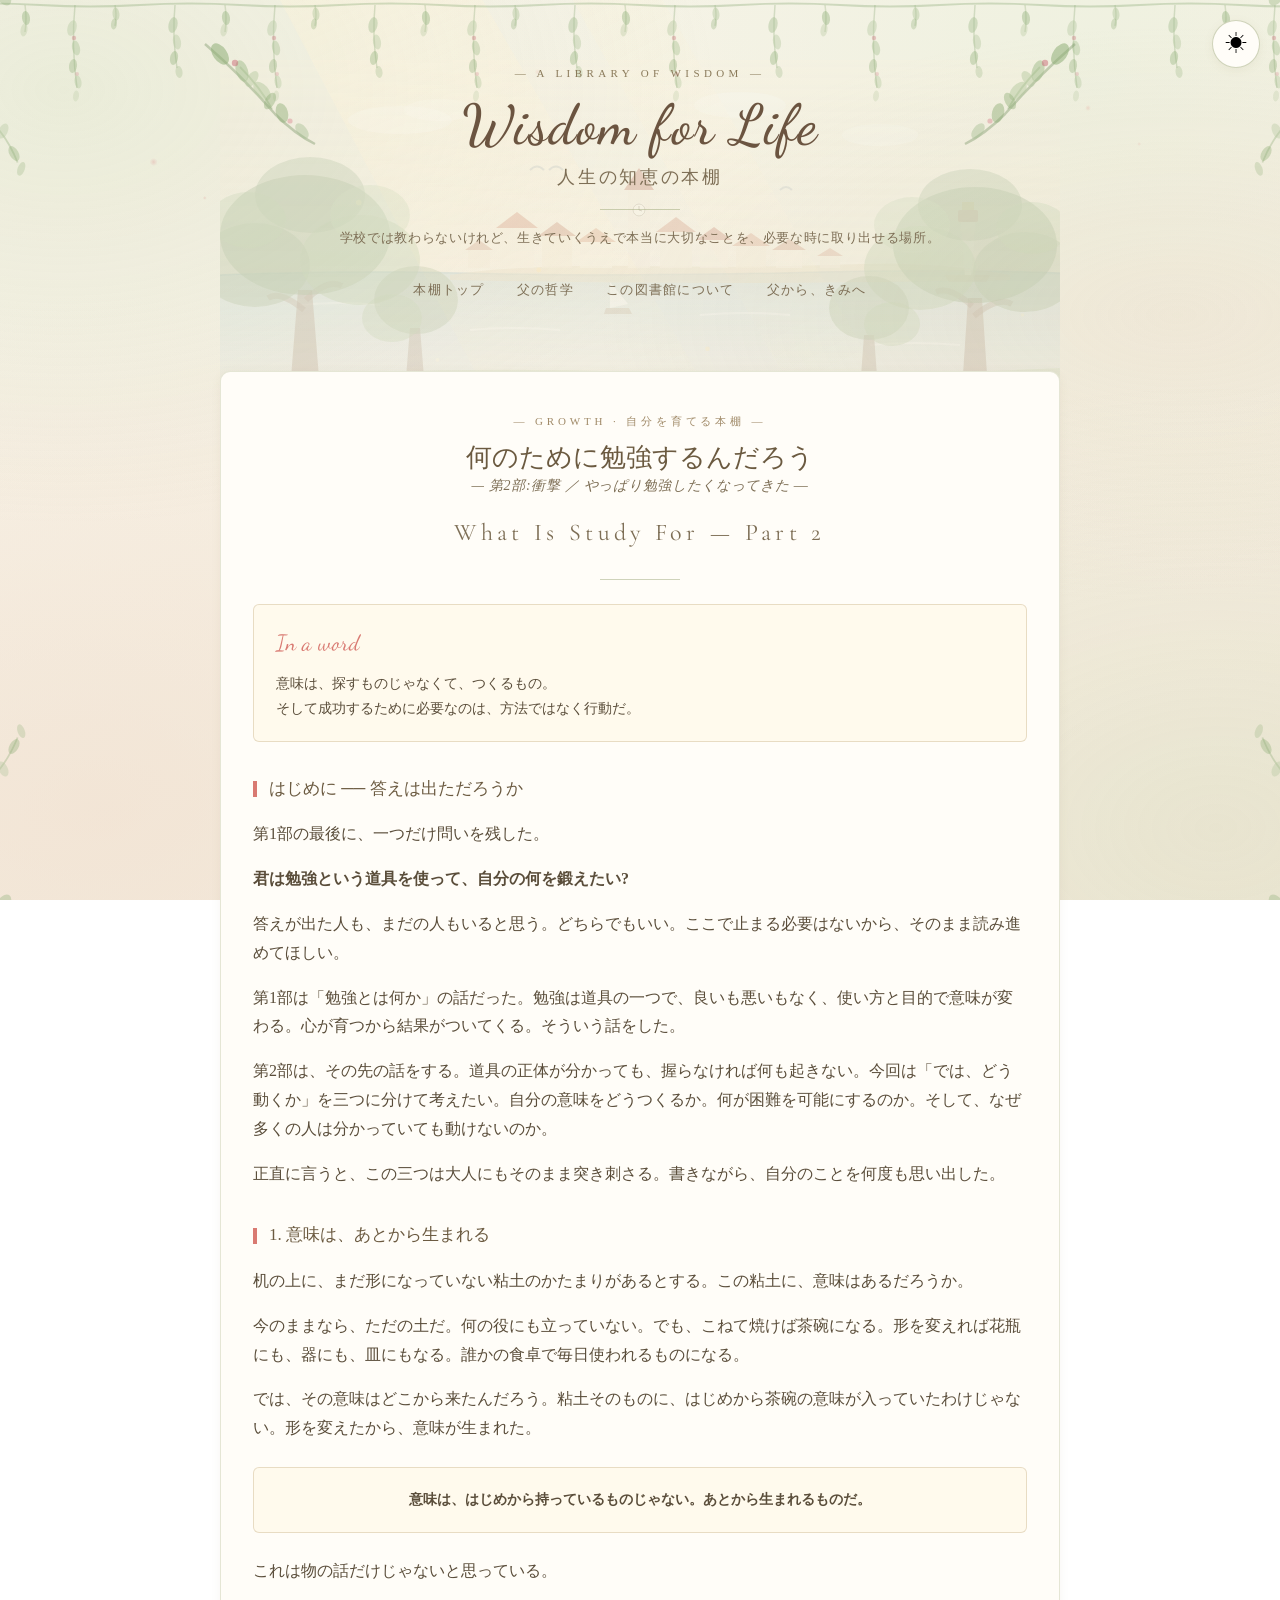
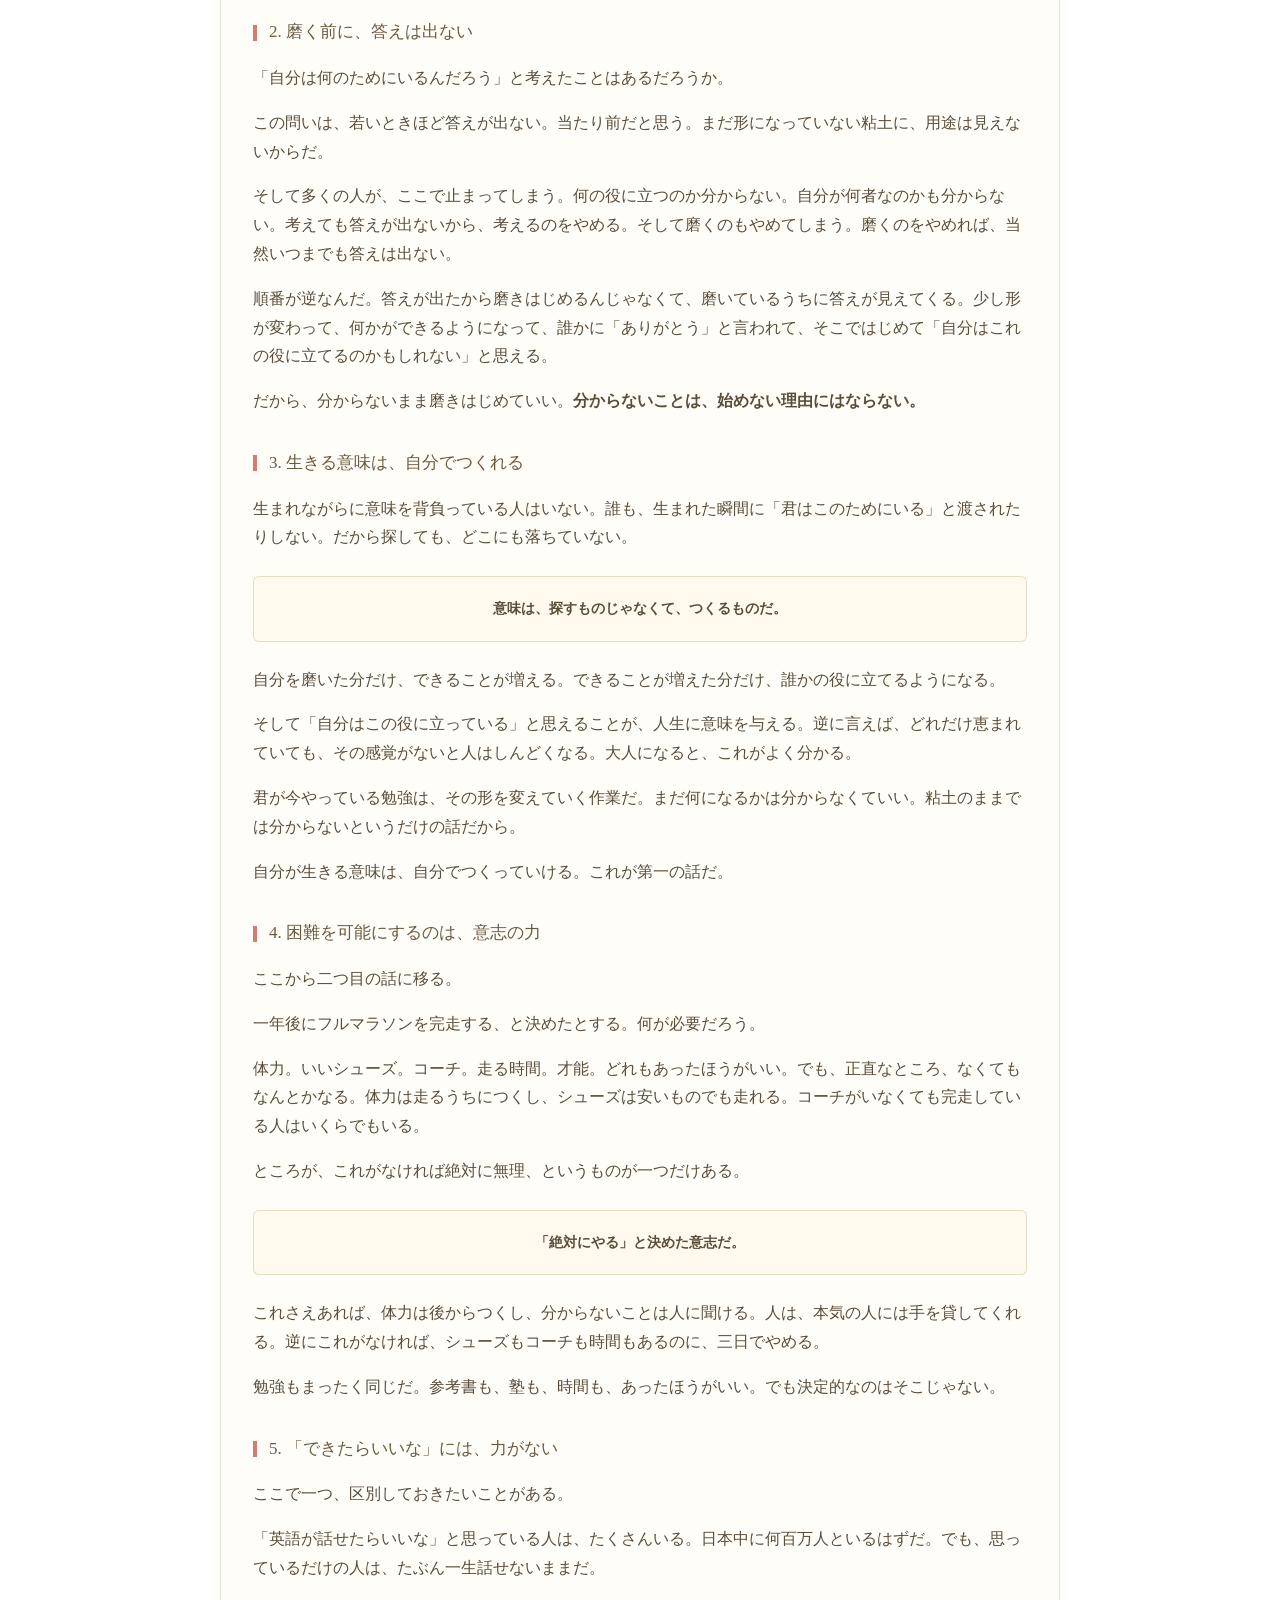
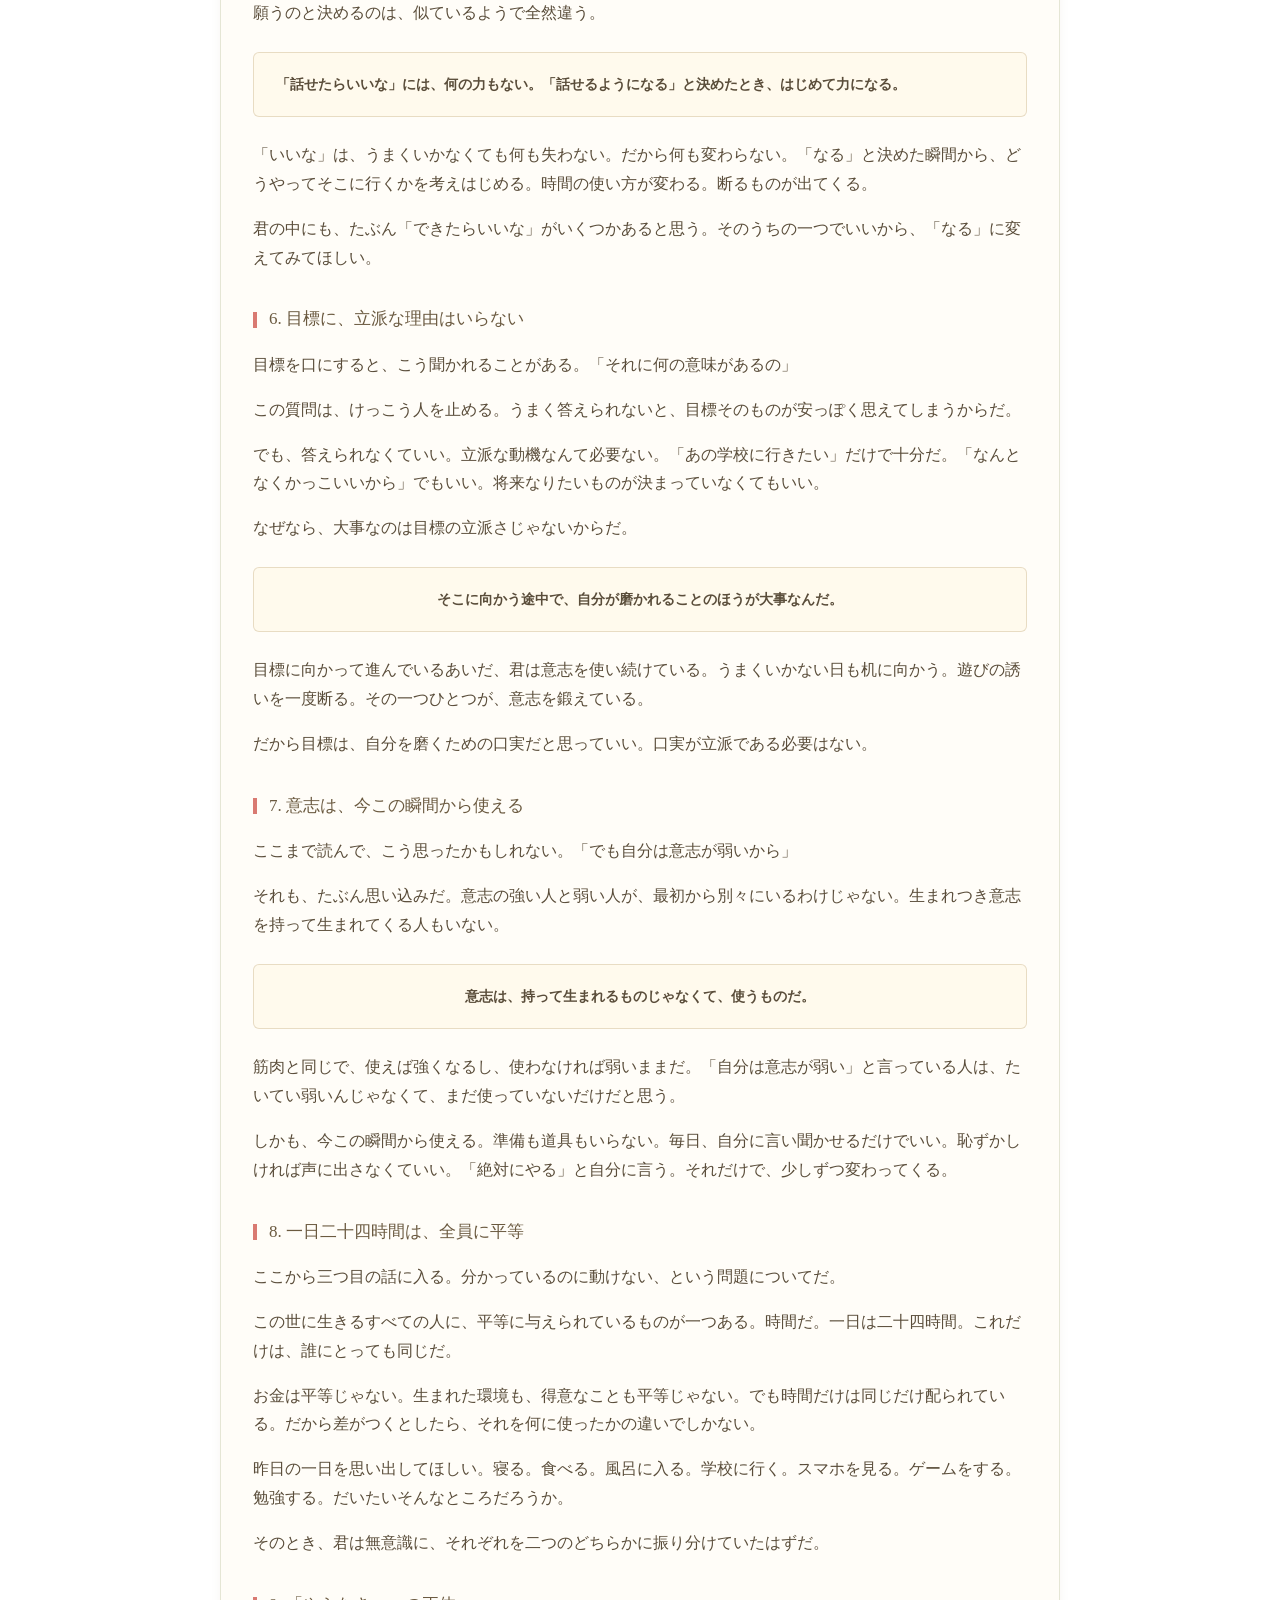
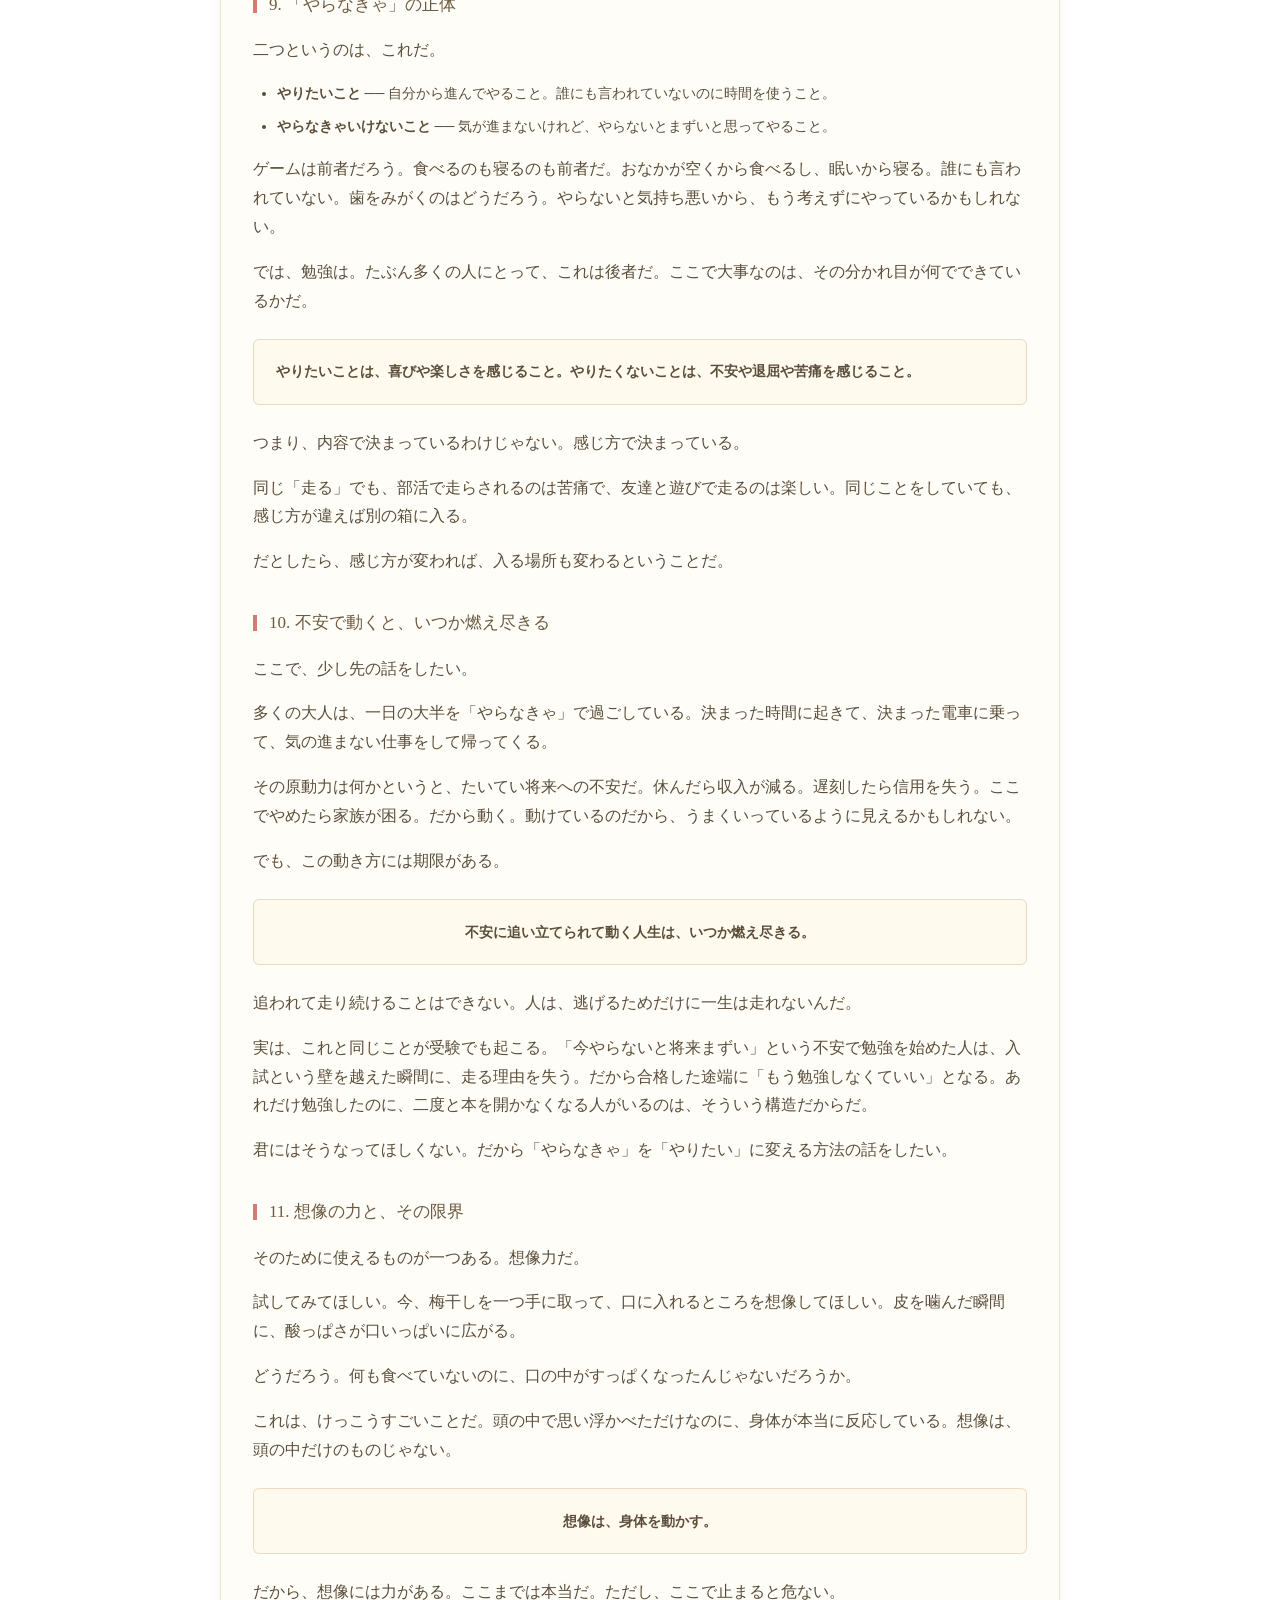
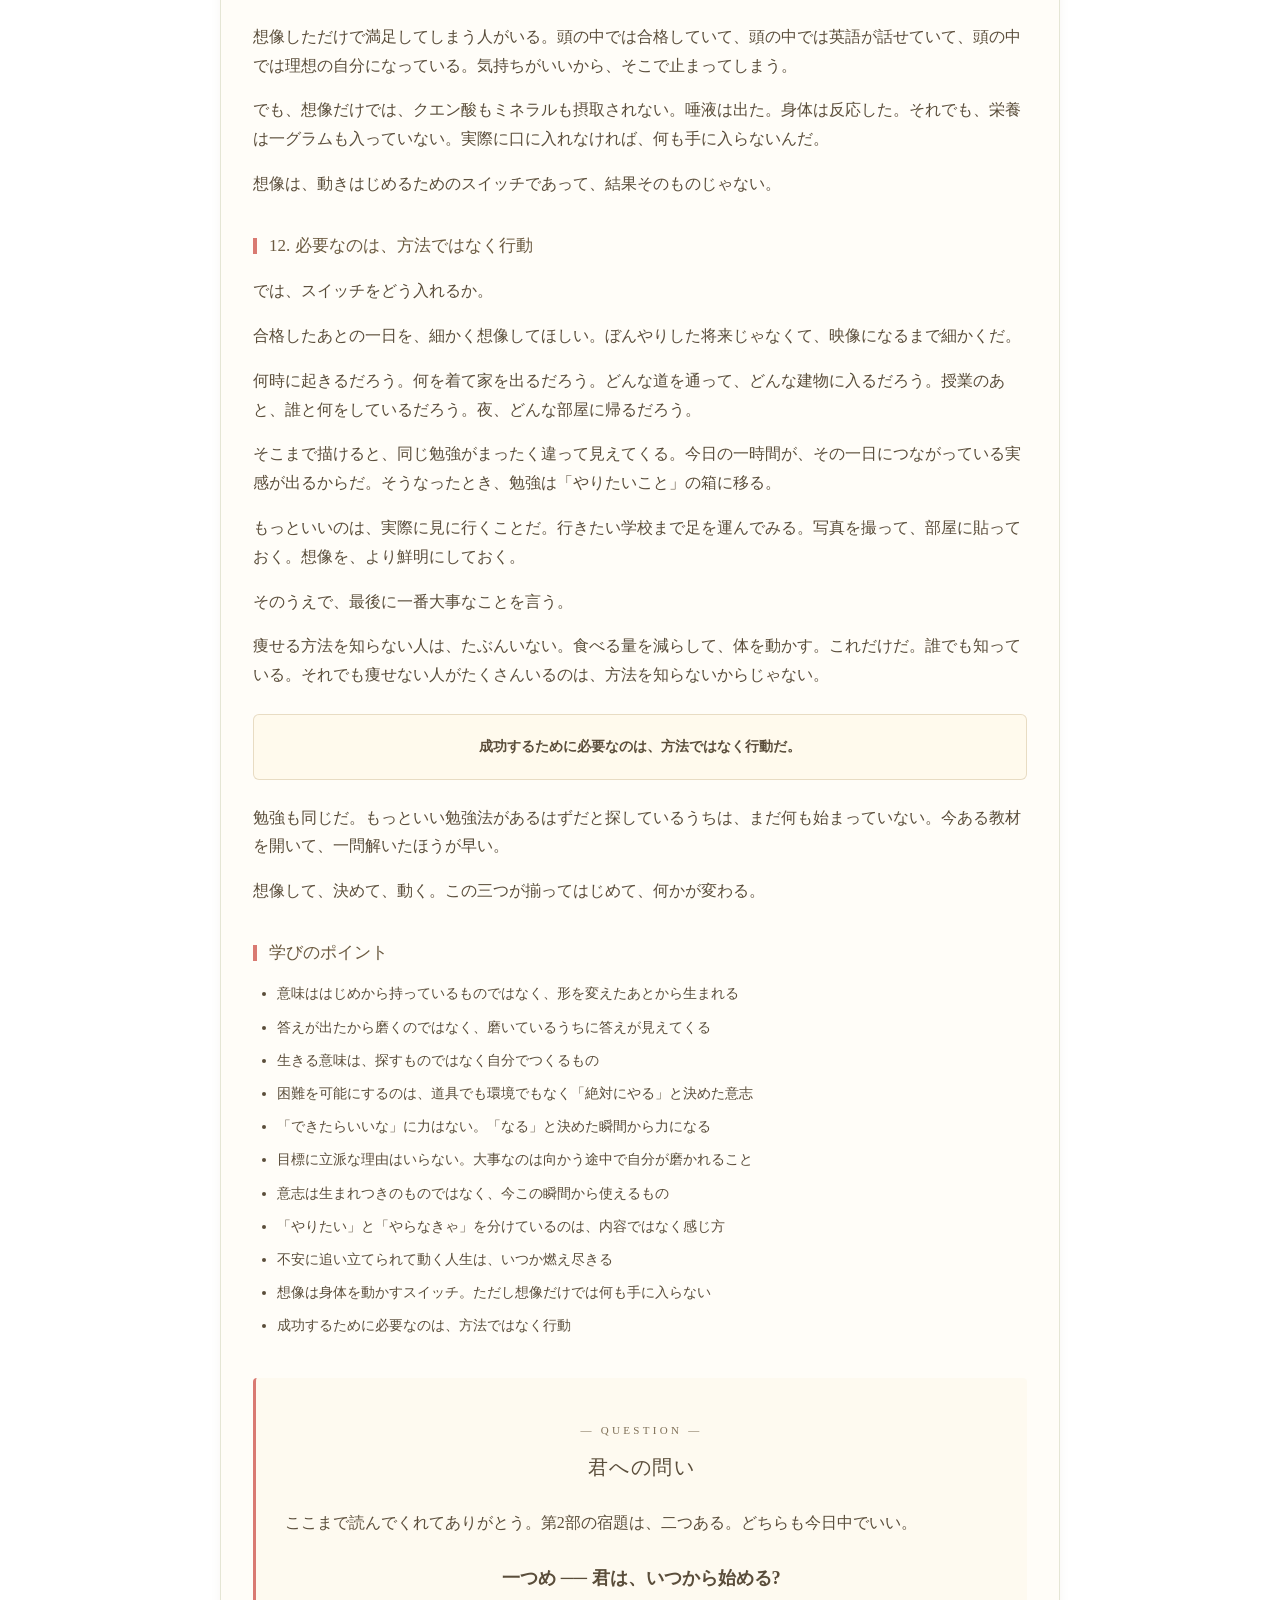
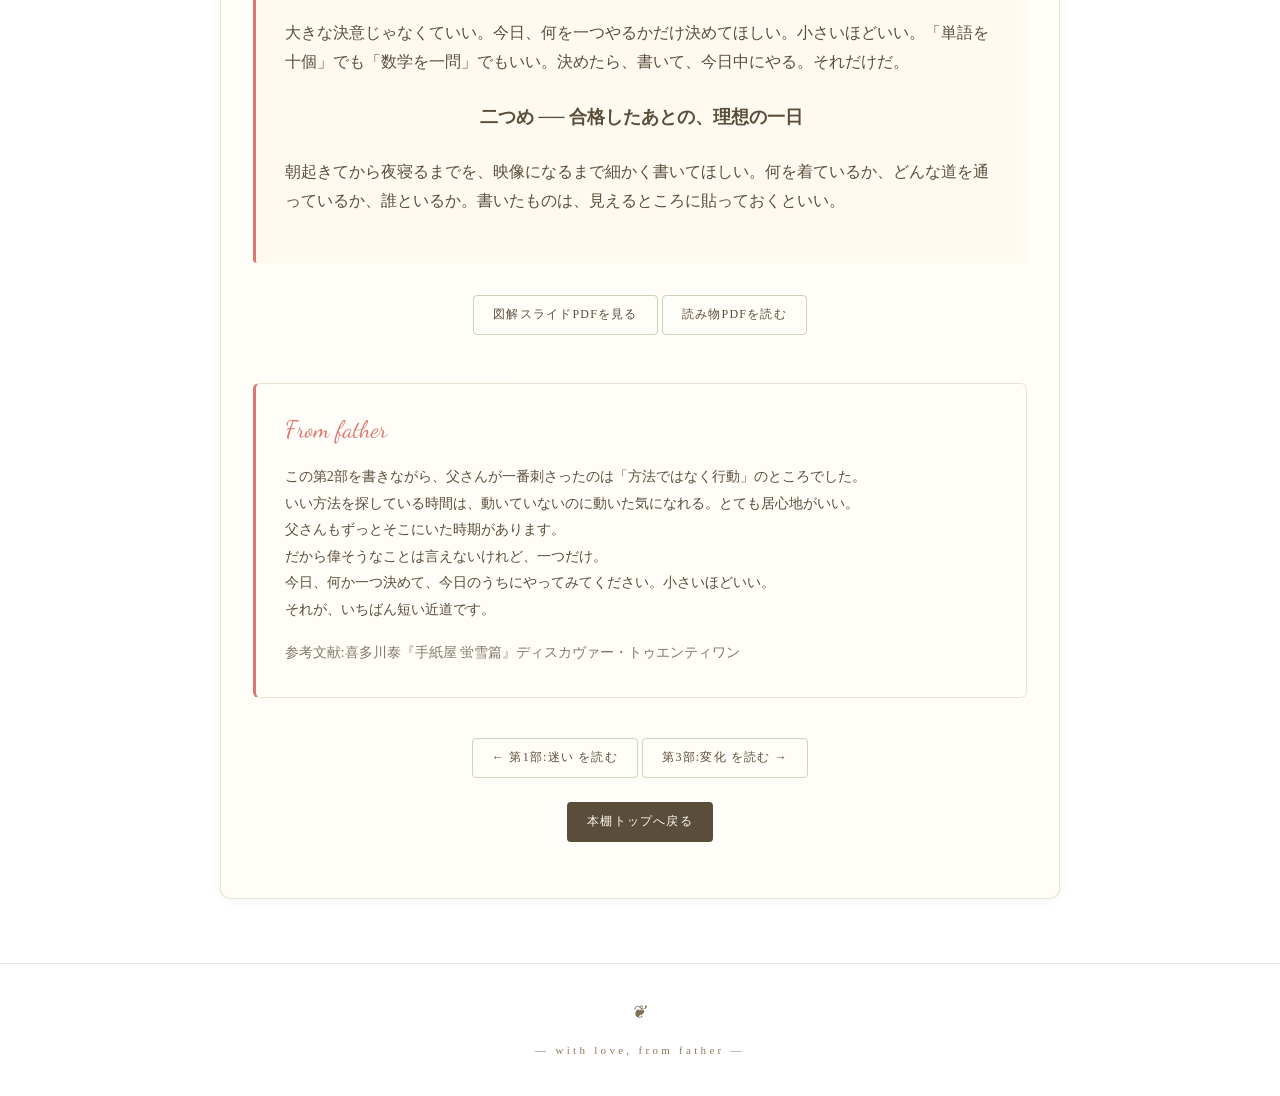
<file: lessons/nan-no-tame-ni-benkyou-02.html>
<!DOCTYPE html>
<!--
  lessons/nan-no-tame-ni-benkyou-02.html
  「何のために勉強するんだろう 第2部:衝撃」教材詳細ページ
-->
<html lang="ja">
<head>
  <meta charset="UTF-8">
  <meta name="viewport" content="width=device-width, initial-scale=1.0">
  <title>何のために勉強するんだろう(第2部:衝撃)｜人生の知恵の本棚</title>
  <meta name="description" content="意味は探すものじゃなくて、つくるもの。「できたらいいな」には力がない。困難を可能にするのは意志の力で、成功に必要なのは方法ではなく行動。父から、きみへ贈る全4部作、第2部。">
  <meta property="og:title" content="何のために勉強するんだろう(第2部:衝撃)｜人生の知恵の本棚">
  <meta property="og:description" content="意味は探すものじゃなくて、つくるもの。「できたらいいな」には力がない。困難を可能にするのは意志の力で、成功に必要なのは方法ではなく行動。父から、きみへ贈る全4部作、第2部。">
  <meta property="og:type" content="article">
  <meta property="og:url" content="https://lampirika358.com/lessons/nan-no-tame-ni-benkyou-02.html">
  <meta property="og:site_name" content="人生の知恵の本棚">
  <meta property="og:locale" content="ja_JP">
  <meta name="twitter:card" content="summary">
  <link rel="stylesheet" href="../assets/css/style.css">
  <!-- Google Analytics (gtag.js) -->
  <script async src="https://www.googletagmanager.com/gtag/js?id=G-HHT8TLZ1GN"></script>
  <script>
    window.dataLayer = window.dataLayer || [];
    function gtag(){dataLayer.push(arguments);}
    gtag('js', new Date());
    gtag('config', 'G-HHT8TLZ1GN');
  </script>
</head>
<body>

  <button class="mode-toggle" title="昼夜モード切替(準備中)">☀</button>

  <header class="site-header">
    <div class="container">
      <div class="site-header-inner">
        <p class="site-overline">— A LIBRARY OF WISDOM —</p>
        <h1 class="site-title"><a href="../index.html">Wisdom for Life</a></h1>
        <p class="site-title-jp">人生の知恵の本棚</p>
        <div class="site-divider"></div>
        <p class="site-subtitle">学校では教わらないけれど、生きていくうえで本当に大切なことを、必要な時に取り出せる場所。</p>
      </div>
      <nav class="site-nav">
        <a href="../index.html">本棚トップ</a>
        <a href="../philosophy.html">父の哲学</a>
        <a href="../about.html">この図書館について</a>
        <a href="../letter.html">父から、きみへ</a>
      </nav>
    </div>
  </header>

  <main class="container">
    <article class="article">
      <p class="article-overline">— GROWTH · 自分を育てる本棚 —</p>
      <h2 class="article-title">何のために勉強するんだろう</h2>
      <p class="essay-subtitle">— 第2部:衝撃 ／ やっぱり勉強したくなってきた ―</p>
      <p class="article-title-en">What Is Study For — Part 2</p>
      <div class="article-divider"></div>

      <section class="callout">
        <h3 class="callout-title">In a word</h3>
        <p>意味は、探すものじゃなくて、つくるもの。<br>そして成功するために必要なのは、方法ではなく行動だ。</p>
      </section>

      <h3 class="article-subtitle">はじめに ── 答えは出ただろうか</h3>
      <p>
        第1部の最後に、一つだけ問いを残した。
      </p>
      <p>
        <strong>君は勉強という道具を使って、自分の何を鍛えたい?</strong>
      </p>
      <p>
        答えが出た人も、まだの人もいると思う。どちらでもいい。ここで止まる必要はないから、そのまま読み進めてほしい。
      </p>
      <p>
        第1部は「勉強とは何か」の話だった。勉強は道具の一つで、良いも悪いもなく、使い方と目的で意味が変わる。心が育つから結果がついてくる。そういう話をした。
      </p>
      <p>
        第2部は、その先の話をする。道具の正体が分かっても、握らなければ何も起きない。今回は「では、どう動くか」を三つに分けて考えたい。自分の意味をどうつくるか。何が困難を可能にするのか。そして、なぜ多くの人は分かっていても動けないのか。
      </p>
      <p>
        正直に言うと、この三つは大人にもそのまま突き刺さる。書きながら、自分のことを何度も思い出した。
      </p>

      <h3 class="article-subtitle">1. 意味は、あとから生まれる</h3>
      <p>
        机の上に、まだ形になっていない粘土のかたまりがあるとする。この粘土に、意味はあるだろうか。
      </p>
      <p>
        今のままなら、ただの土だ。何の役にも立っていない。でも、こねて焼けば茶碗になる。形を変えれば花瓶にも、器にも、皿にもなる。誰かの食卓で毎日使われるものになる。
      </p>
      <p>
        では、その意味はどこから来たんだろう。粘土そのものに、はじめから茶碗の意味が入っていたわけじゃない。形を変えたから、意味が生まれた。
      </p>
      <section class="callout">
        <p style="margin: 0; text-align: center;">
          <strong>意味は、はじめから持っているものじゃない。あとから生まれるものだ。</strong>
        </p>
      </section>
      <p>
        これは物の話だけじゃないと思っている。
      </p>

      <h3 class="article-subtitle">2. 磨く前に、答えは出ない</h3>
      <p>
        「自分は何のためにいるんだろう」と考えたことはあるだろうか。
      </p>
      <p>
        この問いは、若いときほど答えが出ない。当たり前だと思う。まだ形になっていない粘土に、用途は見えないからだ。
      </p>
      <p>
        そして多くの人が、ここで止まってしまう。何の役に立つのか分からない。自分が何者なのかも分からない。考えても答えが出ないから、考えるのをやめる。そして磨くのもやめてしまう。磨くのをやめれば、当然いつまでも答えは出ない。
      </p>
      <p>
        順番が逆なんだ。答えが出たから磨きはじめるんじゃなくて、磨いているうちに答えが見えてくる。少し形が変わって、何かができるようになって、誰かに「ありがとう」と言われて、そこではじめて「自分はこれの役に立てるのかもしれない」と思える。
      </p>
      <p>
        だから、分からないまま磨きはじめていい。<strong>分からないことは、始めない理由にはならない。</strong>
      </p>

      <h3 class="article-subtitle">3. 生きる意味は、自分でつくれる</h3>
      <p>
        生まれながらに意味を背負っている人はいない。誰も、生まれた瞬間に「君はこのためにいる」と渡されたりしない。だから探しても、どこにも落ちていない。
      </p>
      <section class="callout">
        <p style="margin: 0; text-align: center;">
          <strong>意味は、探すものじゃなくて、つくるものだ。</strong>
        </p>
      </section>
      <p>
        自分を磨いた分だけ、できることが増える。できることが増えた分だけ、誰かの役に立てるようになる。
      </p>
      <p>
        そして「自分はこの役に立っている」と思えることが、人生に意味を与える。逆に言えば、どれだけ恵まれていても、その感覚がないと人はしんどくなる。大人になると、これがよく分かる。
      </p>
      <p>
        君が今やっている勉強は、その形を変えていく作業だ。まだ何になるかは分からなくていい。粘土のままでは分からないというだけの話だから。
      </p>
      <p>
        自分が生きる意味は、自分でつくっていける。これが第一の話だ。
      </p>

      <h3 class="article-subtitle">4. 困難を可能にするのは、意志の力</h3>
      <p>
        ここから二つ目の話に移る。
      </p>
      <p>
        一年後にフルマラソンを完走する、と決めたとする。何が必要だろう。
      </p>
      <p>
        体力。いいシューズ。コーチ。走る時間。才能。どれもあったほうがいい。でも、正直なところ、なくてもなんとかなる。体力は走るうちにつくし、シューズは安いものでも走れる。コーチがいなくても完走している人はいくらでもいる。
      </p>
      <p>
        ところが、これがなければ絶対に無理、というものが一つだけある。
      </p>
      <section class="callout">
        <p style="margin: 0; text-align: center;">
          <strong>「絶対にやる」と決めた意志だ。</strong>
        </p>
      </section>
      <p>
        これさえあれば、体力は後からつくし、分からないことは人に聞ける。人は、本気の人には手を貸してくれる。逆にこれがなければ、シューズもコーチも時間もあるのに、三日でやめる。
      </p>
      <p>
        勉強もまったく同じだ。参考書も、塾も、時間も、あったほうがいい。でも決定的なのはそこじゃない。
      </p>

      <h3 class="article-subtitle">5. 「できたらいいな」には、力がない</h3>
      <p>
        ここで一つ、区別しておきたいことがある。
      </p>
      <p>
        「英語が話せたらいいな」と思っている人は、たくさんいる。日本中に何百万人といるはずだ。でも、思っているだけの人は、たぶん一生話せないままだ。
      </p>
      <p>
        願うのと決めるのは、似ているようで全然違う。
      </p>
      <section class="callout">
        <p style="margin: 0;">
          <strong>「話せたらいいな」には、何の力もない。「話せるようになる」と決めたとき、はじめて力になる。</strong>
        </p>
      </section>
      <p>
        「いいな」は、うまくいかなくても何も失わない。だから何も変わらない。「なる」と決めた瞬間から、どうやってそこに行くかを考えはじめる。時間の使い方が変わる。断るものが出てくる。
      </p>
      <p>
        君の中にも、たぶん「できたらいいな」がいくつかあると思う。そのうちの一つでいいから、「なる」に変えてみてほしい。
      </p>

      <h3 class="article-subtitle">6. 目標に、立派な理由はいらない</h3>
      <p>
        目標を口にすると、こう聞かれることがある。「それに何の意味があるの」
      </p>
      <p>
        この質問は、けっこう人を止める。うまく答えられないと、目標そのものが安っぽく思えてしまうからだ。
      </p>
      <p>
        でも、答えられなくていい。立派な動機なんて必要ない。「あの学校に行きたい」だけで十分だ。「なんとなくかっこいいから」でもいい。将来なりたいものが決まっていなくてもいい。
      </p>
      <p>
        なぜなら、大事なのは目標の立派さじゃないからだ。
      </p>
      <section class="callout">
        <p style="margin: 0; text-align: center;">
          <strong>そこに向かう途中で、自分が磨かれることのほうが大事なんだ。</strong>
        </p>
      </section>
      <p>
        目標に向かって進んでいるあいだ、君は意志を使い続けている。うまくいかない日も机に向かう。遊びの誘いを一度断る。その一つひとつが、意志を鍛えている。
      </p>
      <p>
        だから目標は、自分を磨くための口実だと思っていい。口実が立派である必要はない。
      </p>

      <h3 class="article-subtitle">7. 意志は、今この瞬間から使える</h3>
      <p>
        ここまで読んで、こう思ったかもしれない。「でも自分は意志が弱いから」
      </p>
      <p>
        それも、たぶん思い込みだ。意志の強い人と弱い人が、最初から別々にいるわけじゃない。生まれつき意志を持って生まれてくる人もいない。
      </p>
      <section class="callout">
        <p style="margin: 0; text-align: center;">
          <strong>意志は、持って生まれるものじゃなくて、使うものだ。</strong>
        </p>
      </section>
      <p>
        筋肉と同じで、使えば強くなるし、使わなければ弱いままだ。「自分は意志が弱い」と言っている人は、たいてい弱いんじゃなくて、まだ使っていないだけだと思う。
      </p>
      <p>
        しかも、今この瞬間から使える。準備も道具もいらない。毎日、自分に言い聞かせるだけでいい。恥ずかしければ声に出さなくていい。「絶対にやる」と自分に言う。それだけで、少しずつ変わってくる。
      </p>

      <h3 class="article-subtitle">8. 一日二十四時間は、全員に平等</h3>
      <p>
        ここから三つ目の話に入る。分かっているのに動けない、という問題についてだ。
      </p>
      <p>
        この世に生きるすべての人に、平等に与えられているものが一つある。時間だ。一日は二十四時間。これだけは、誰にとっても同じだ。
      </p>
      <p>
        お金は平等じゃない。生まれた環境も、得意なことも平等じゃない。でも時間だけは同じだけ配られている。だから差がつくとしたら、それを何に使ったかの違いでしかない。
      </p>
      <p>
        昨日の一日を思い出してほしい。寝る。食べる。風呂に入る。学校に行く。スマホを見る。ゲームをする。勉強する。だいたいそんなところだろうか。
      </p>
      <p>
        そのとき、君は無意識に、それぞれを二つのどちらかに振り分けていたはずだ。
      </p>

      <h3 class="article-subtitle">9. 「やらなきゃ」の正体</h3>
      <p>
        二つというのは、これだ。
      </p>
      <ul class="bullet-list">
        <li><strong>やりたいこと</strong> ── 自分から進んでやること。誰にも言われていないのに時間を使うこと。</li>
        <li><strong>やらなきゃいけないこと</strong> ── 気が進まないけれど、やらないとまずいと思ってやること。</li>
      </ul>
      <p>
        ゲームは前者だろう。食べるのも寝るのも前者だ。おなかが空くから食べるし、眠いから寝る。誰にも言われていない。歯をみがくのはどうだろう。やらないと気持ち悪いから、もう考えずにやっているかもしれない。
      </p>
      <p>
        では、勉強は。たぶん多くの人にとって、これは後者だ。ここで大事なのは、その分かれ目が何でできているかだ。
      </p>
      <section class="callout">
        <p style="margin: 0;">
          <strong>やりたいことは、喜びや楽しさを感じること。やりたくないことは、不安や退屈や苦痛を感じること。</strong>
        </p>
      </section>
      <p>
        つまり、内容で決まっているわけじゃない。感じ方で決まっている。
      </p>
      <p>
        同じ「走る」でも、部活で走らされるのは苦痛で、友達と遊びで走るのは楽しい。同じことをしていても、感じ方が違えば別の箱に入る。
      </p>
      <p>
        だとしたら、感じ方が変われば、入る場所も変わるということだ。
      </p>

      <h3 class="article-subtitle">10. 不安で動くと、いつか燃え尽きる</h3>
      <p>
        ここで、少し先の話をしたい。
      </p>
      <p>
        多くの大人は、一日の大半を「やらなきゃ」で過ごしている。決まった時間に起きて、決まった電車に乗って、気の進まない仕事をして帰ってくる。
      </p>
      <p>
        その原動力は何かというと、たいてい将来への不安だ。休んだら収入が減る。遅刻したら信用を失う。ここでやめたら家族が困る。だから動く。動けているのだから、うまくいっているように見えるかもしれない。
      </p>
      <p>
        でも、この動き方には期限がある。
      </p>
      <section class="callout">
        <p style="margin: 0; text-align: center;">
          <strong>不安に追い立てられて動く人生は、いつか燃え尽きる。</strong>
        </p>
      </section>
      <p>
        追われて走り続けることはできない。人は、逃げるためだけに一生は走れないんだ。
      </p>
      <p>
        実は、これと同じことが受験でも起こる。「今やらないと将来まずい」という不安で勉強を始めた人は、入試という壁を越えた瞬間に、走る理由を失う。だから合格した途端に「もう勉強しなくていい」となる。あれだけ勉強したのに、二度と本を開かなくなる人がいるのは、そういう構造だからだ。
      </p>
      <p>
        君にはそうなってほしくない。だから「やらなきゃ」を「やりたい」に変える方法の話をしたい。
      </p>

      <h3 class="article-subtitle">11. 想像の力と、その限界</h3>
      <p>
        そのために使えるものが一つある。想像力だ。
      </p>
      <p>
        試してみてほしい。今、梅干しを一つ手に取って、口に入れるところを想像してほしい。皮を噛んだ瞬間に、酸っぱさが口いっぱいに広がる。
      </p>
      <p>
        どうだろう。何も食べていないのに、口の中がすっぱくなったんじゃないだろうか。
      </p>
      <p>
        これは、けっこうすごいことだ。頭の中で思い浮かべただけなのに、身体が本当に反応している。想像は、頭の中だけのものじゃない。
      </p>
      <section class="callout">
        <p style="margin: 0; text-align: center;">
          <strong>想像は、身体を動かす。</strong>
        </p>
      </section>
      <p>
        だから、想像には力がある。ここまでは本当だ。ただし、ここで止まると危ない。
      </p>
      <p>
        想像しただけで満足してしまう人がいる。頭の中では合格していて、頭の中では英語が話せていて、頭の中では理想の自分になっている。気持ちがいいから、そこで止まってしまう。
      </p>
      <p>
        でも、想像だけでは、クエン酸もミネラルも摂取されない。唾液は出た。身体は反応した。それでも、栄養は一グラムも入っていない。実際に口に入れなければ、何も手に入らないんだ。
      </p>
      <p>
        想像は、動きはじめるためのスイッチであって、結果そのものじゃない。
      </p>

      <h3 class="article-subtitle">12. 必要なのは、方法ではなく行動</h3>
      <p>
        では、スイッチをどう入れるか。
      </p>
      <p>
        合格したあとの一日を、細かく想像してほしい。ぼんやりした将来じゃなくて、映像になるまで細かくだ。
      </p>
      <p>
        何時に起きるだろう。何を着て家を出るだろう。どんな道を通って、どんな建物に入るだろう。授業のあと、誰と何をしているだろう。夜、どんな部屋に帰るだろう。
      </p>
      <p>
        そこまで描けると、同じ勉強がまったく違って見えてくる。今日の一時間が、その一日につながっている実感が出るからだ。そうなったとき、勉強は「やりたいこと」の箱に移る。
      </p>
      <p>
        もっといいのは、実際に見に行くことだ。行きたい学校まで足を運んでみる。写真を撮って、部屋に貼っておく。想像を、より鮮明にしておく。
      </p>
      <p>
        そのうえで、最後に一番大事なことを言う。
      </p>
      <p>
        痩せる方法を知らない人は、たぶんいない。食べる量を減らして、体を動かす。これだけだ。誰でも知っている。それでも痩せない人がたくさんいるのは、方法を知らないからじゃない。
      </p>
      <section class="callout">
        <p style="margin: 0; text-align: center;">
          <strong>成功するために必要なのは、方法ではなく行動だ。</strong>
        </p>
      </section>
      <p>
        勉強も同じだ。もっといい勉強法があるはずだと探しているうちは、まだ何も始まっていない。今ある教材を開いて、一問解いたほうが早い。
      </p>
      <p>
        想像して、決めて、動く。この三つが揃ってはじめて、何かが変わる。
      </p>

      <h3 class="article-subtitle">学びのポイント</h3>
      <ul class="bullet-list">
        <li>意味ははじめから持っているものではなく、形を変えたあとから生まれる</li>
        <li>答えが出たから磨くのではなく、磨いているうちに答えが見えてくる</li>
        <li>生きる意味は、探すものではなく自分でつくるもの</li>
        <li>困難を可能にするのは、道具でも環境でもなく「絶対にやる」と決めた意志</li>
        <li>「できたらいいな」に力はない。「なる」と決めた瞬間から力になる</li>
        <li>目標に立派な理由はいらない。大事なのは向かう途中で自分が磨かれること</li>
        <li>意志は生まれつきのものではなく、今この瞬間から使えるもの</li>
        <li>「やりたい」と「やらなきゃ」を分けているのは、内容ではなく感じ方</li>
        <li>不安に追い立てられて動く人生は、いつか燃え尽きる</li>
        <li>想像は身体を動かすスイッチ。ただし想像だけでは何も手に入らない</li>
        <li>成功するために必要なのは、方法ではなく行動</li>
      </ul>

      <!-- 君への問い -->
      <section class="essay-aside" style="margin-top: 2.5rem;">
        <p class="essay-aside-overline">— QUESTION —</p>
        <h3 class="essay-aside-title">君への問い</h3>
        <p>
          ここまで読んでくれてありがとう。第2部の宿題は、二つある。どちらも今日中でいい。
        </p>
        <p style="text-align: center; font-size: 1.15em; margin: 1.5rem 0;">
          <strong>一つめ ── 君は、いつから始める?</strong>
        </p>
        <p>
          大きな決意じゃなくていい。今日、何を一つやるかだけ決めてほしい。小さいほどいい。「単語を十個」でも「数学を一問」でもいい。決めたら、書いて、今日中にやる。それだけだ。
        </p>
        <p style="text-align: center; font-size: 1.15em; margin: 1.5rem 0;">
          <strong>二つめ ── 合格したあとの、理想の一日</strong>
        </p>
        <p>
          朝起きてから夜寝るまでを、映像になるまで細かく書いてほしい。何を着ているか、どんな道を通っているか、誰といるか。書いたものは、見えるところに貼っておくといい。
        </p>
      </section>

      <p style="margin-top: 2rem; text-align: center;">
        <a class="btn btn-secondary" href="../assets/pdf/nan-no-tame-ni-benkyou-02-slides.pdf" target="_blank" rel="noopener">図解スライドPDFを見る</a>
        <a class="btn btn-secondary" href="../assets/pdf/nan-no-tame-ni-benkyou-02-reading.pdf" target="_blank" rel="noopener">読み物PDFを読む</a>
      </p>

      <section class="message-box" style="margin-top: 3rem;">
        <h3 class="message-box-title">From father</h3>
        <p>
          この第2部を書きながら、父さんが一番刺さったのは「方法ではなく行動」のところでした。<br>
          いい方法を探している時間は、動いていないのに動いた気になれる。とても居心地がいい。<br>
          父さんもずっとそこにいた時期があります。<br>
          だから偉そうなことは言えないけれど、一つだけ。<br>
          今日、何か一つ決めて、今日のうちにやってみてください。小さいほどいい。<br>
          それが、いちばん短い近道です。
        </p>
        <p style="margin-top: 1rem; font-size: 0.85em; opacity: 0.75;">
          参考文献:喜多川泰『手紙屋 蛍雪篇』ディスカヴァー・トゥエンティワン
        </p>
      </section>

      <p style="margin-top: 2.5rem; text-align: center;">
        <a class="btn btn-secondary" href="nan-no-tame-ni-benkyou-01.html">← 第1部:迷い を読む</a>
        <a class="btn btn-secondary" href="nan-no-tame-ni-benkyou-03.html">第3部:変化 を読む →</a>
      </p>

      <p style="margin-top: 1.5rem; text-align: center;">
        <a class="btn btn-primary" href="../index.html">本棚トップへ戻る</a>
      </p>
    </article>
  </main>

  <footer class="site-footer">
    <div class="container">
      <p>— with love, from father —</p>
    </div>
  </footer>

  <script src="../assets/js/main.js"></script>
</body>
</html>
</file>
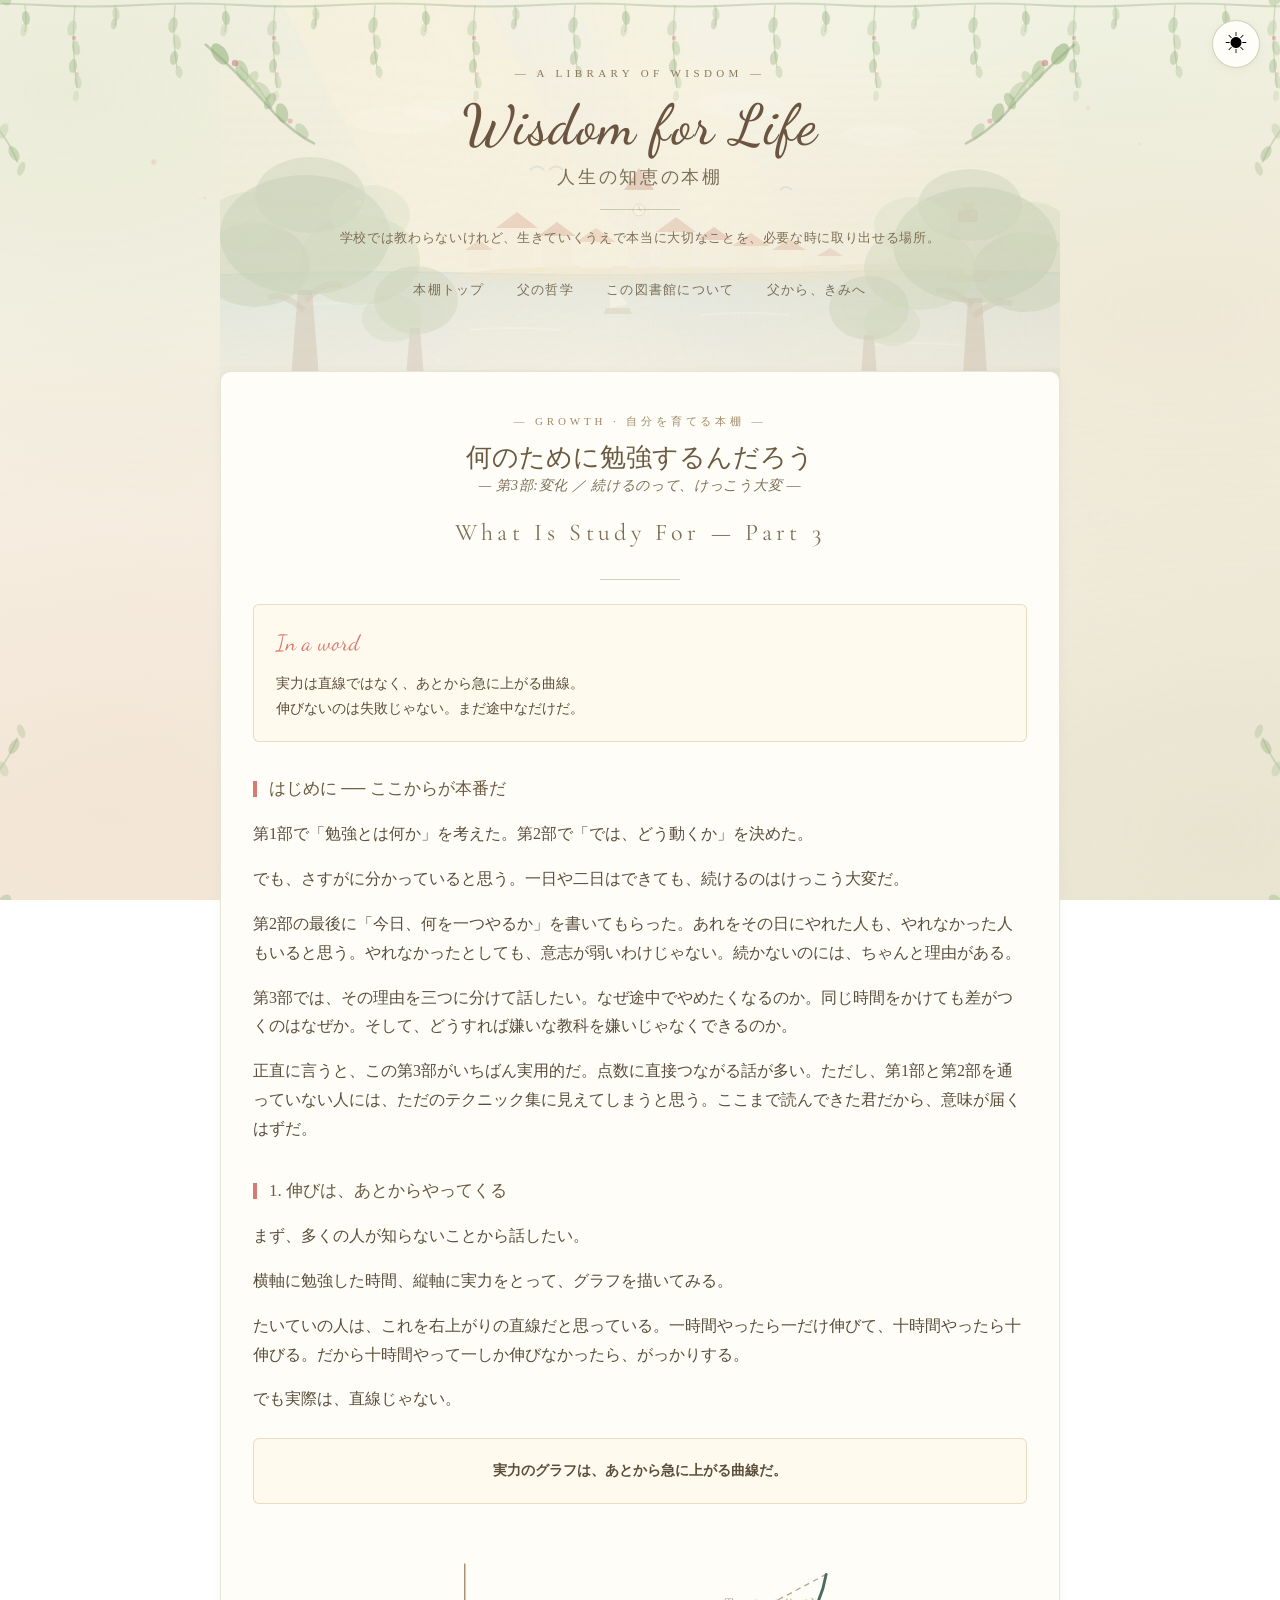
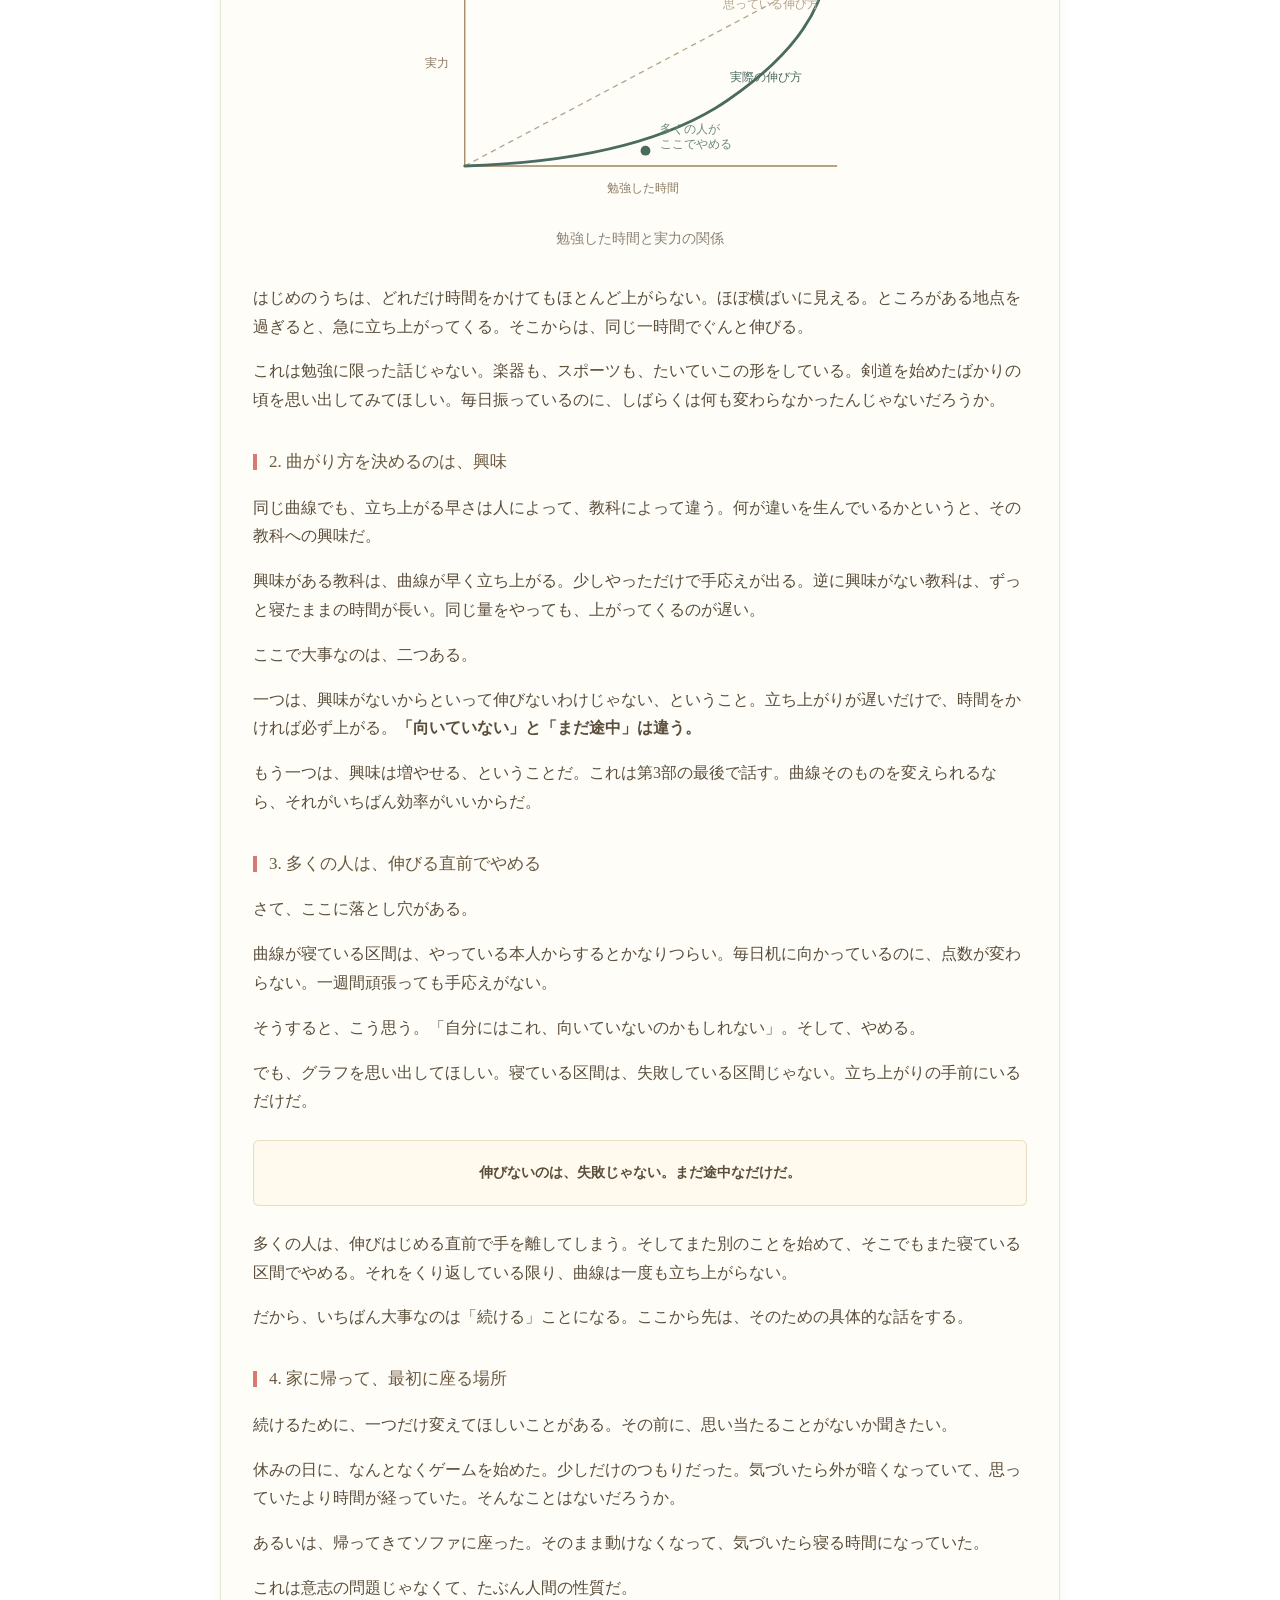
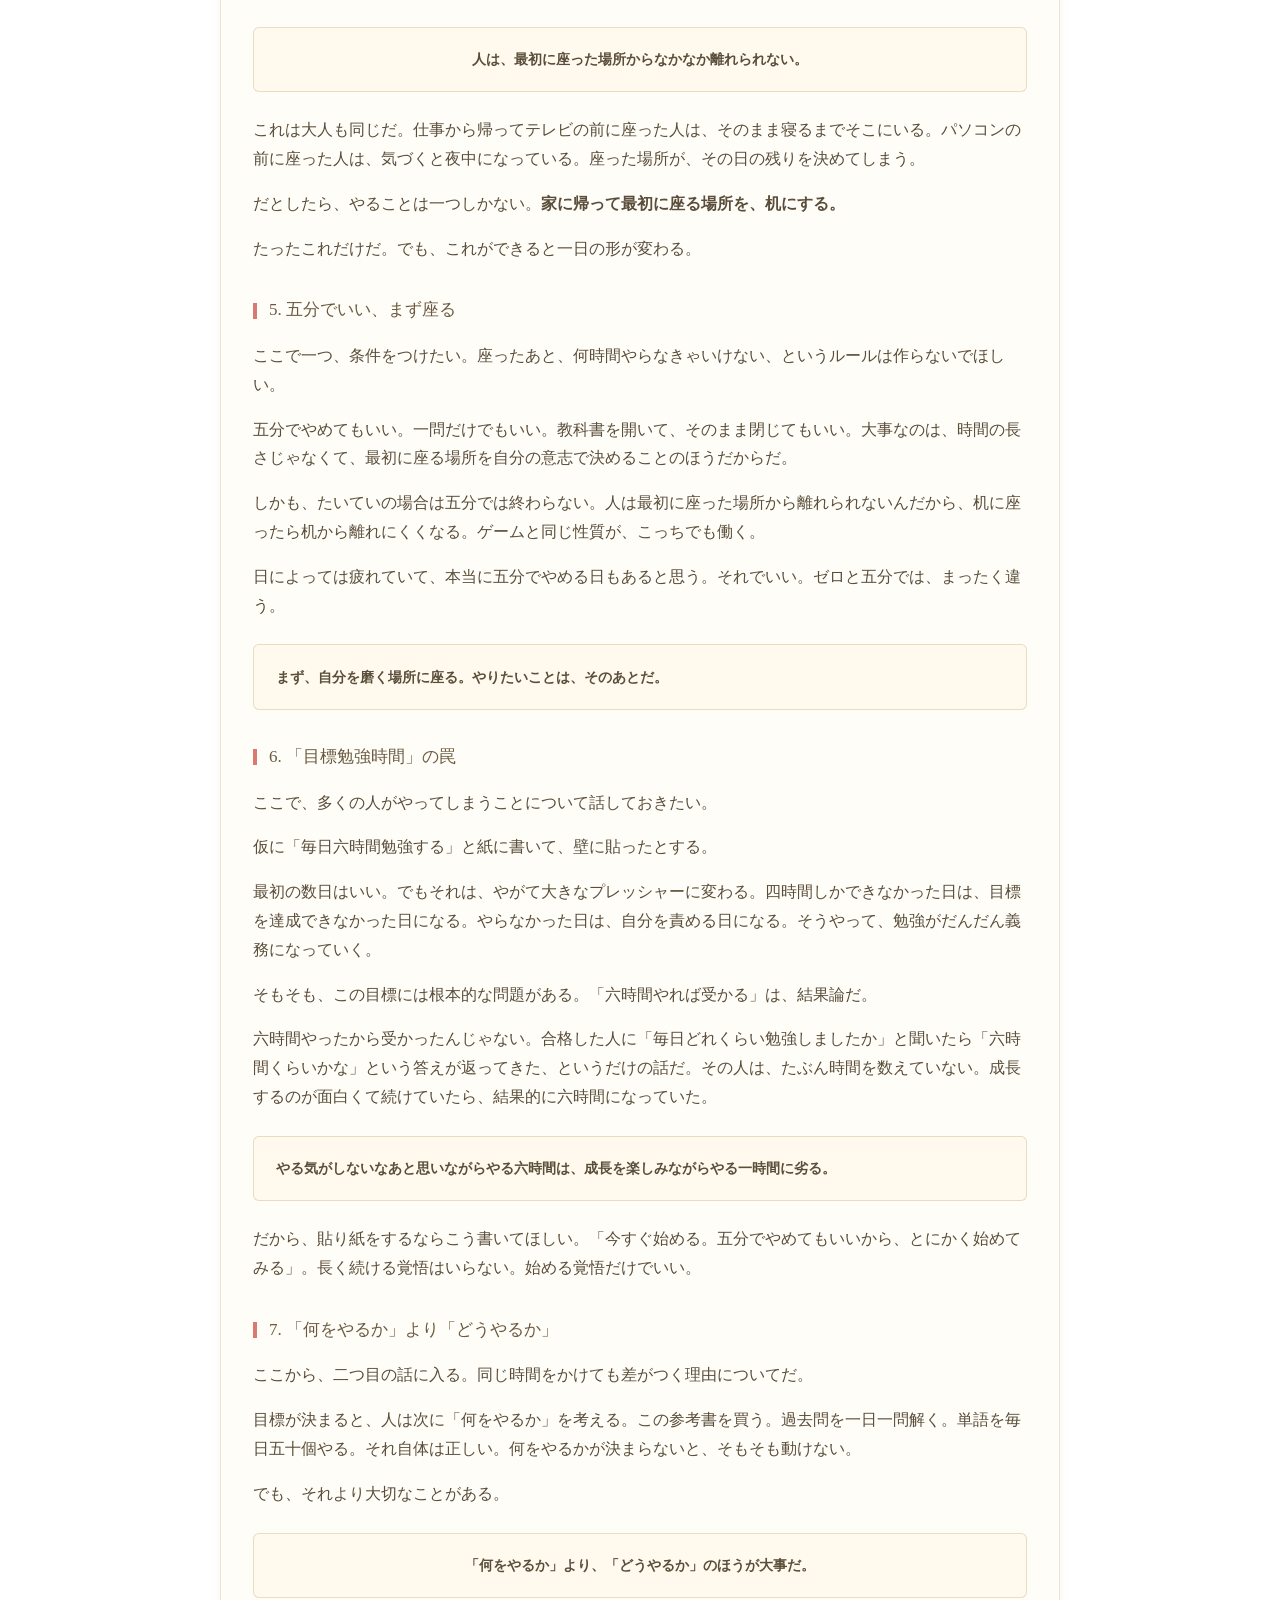
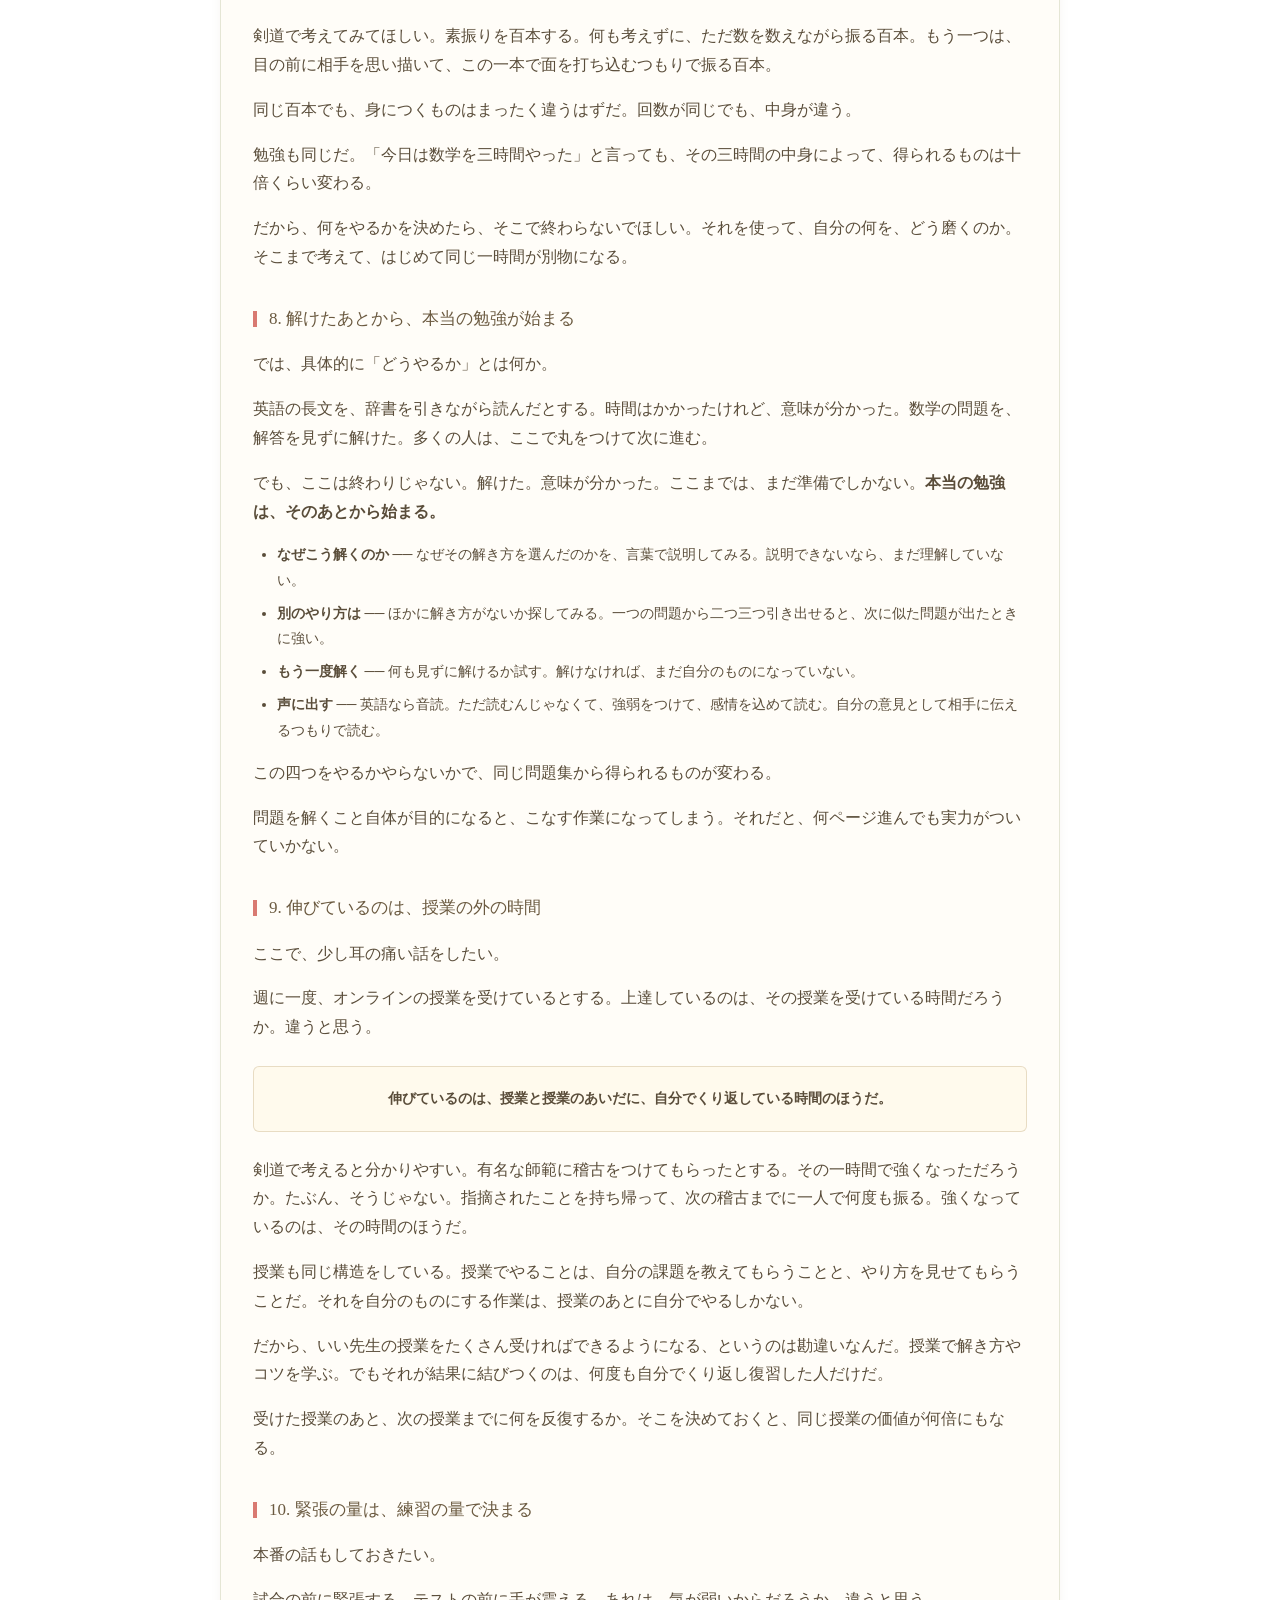
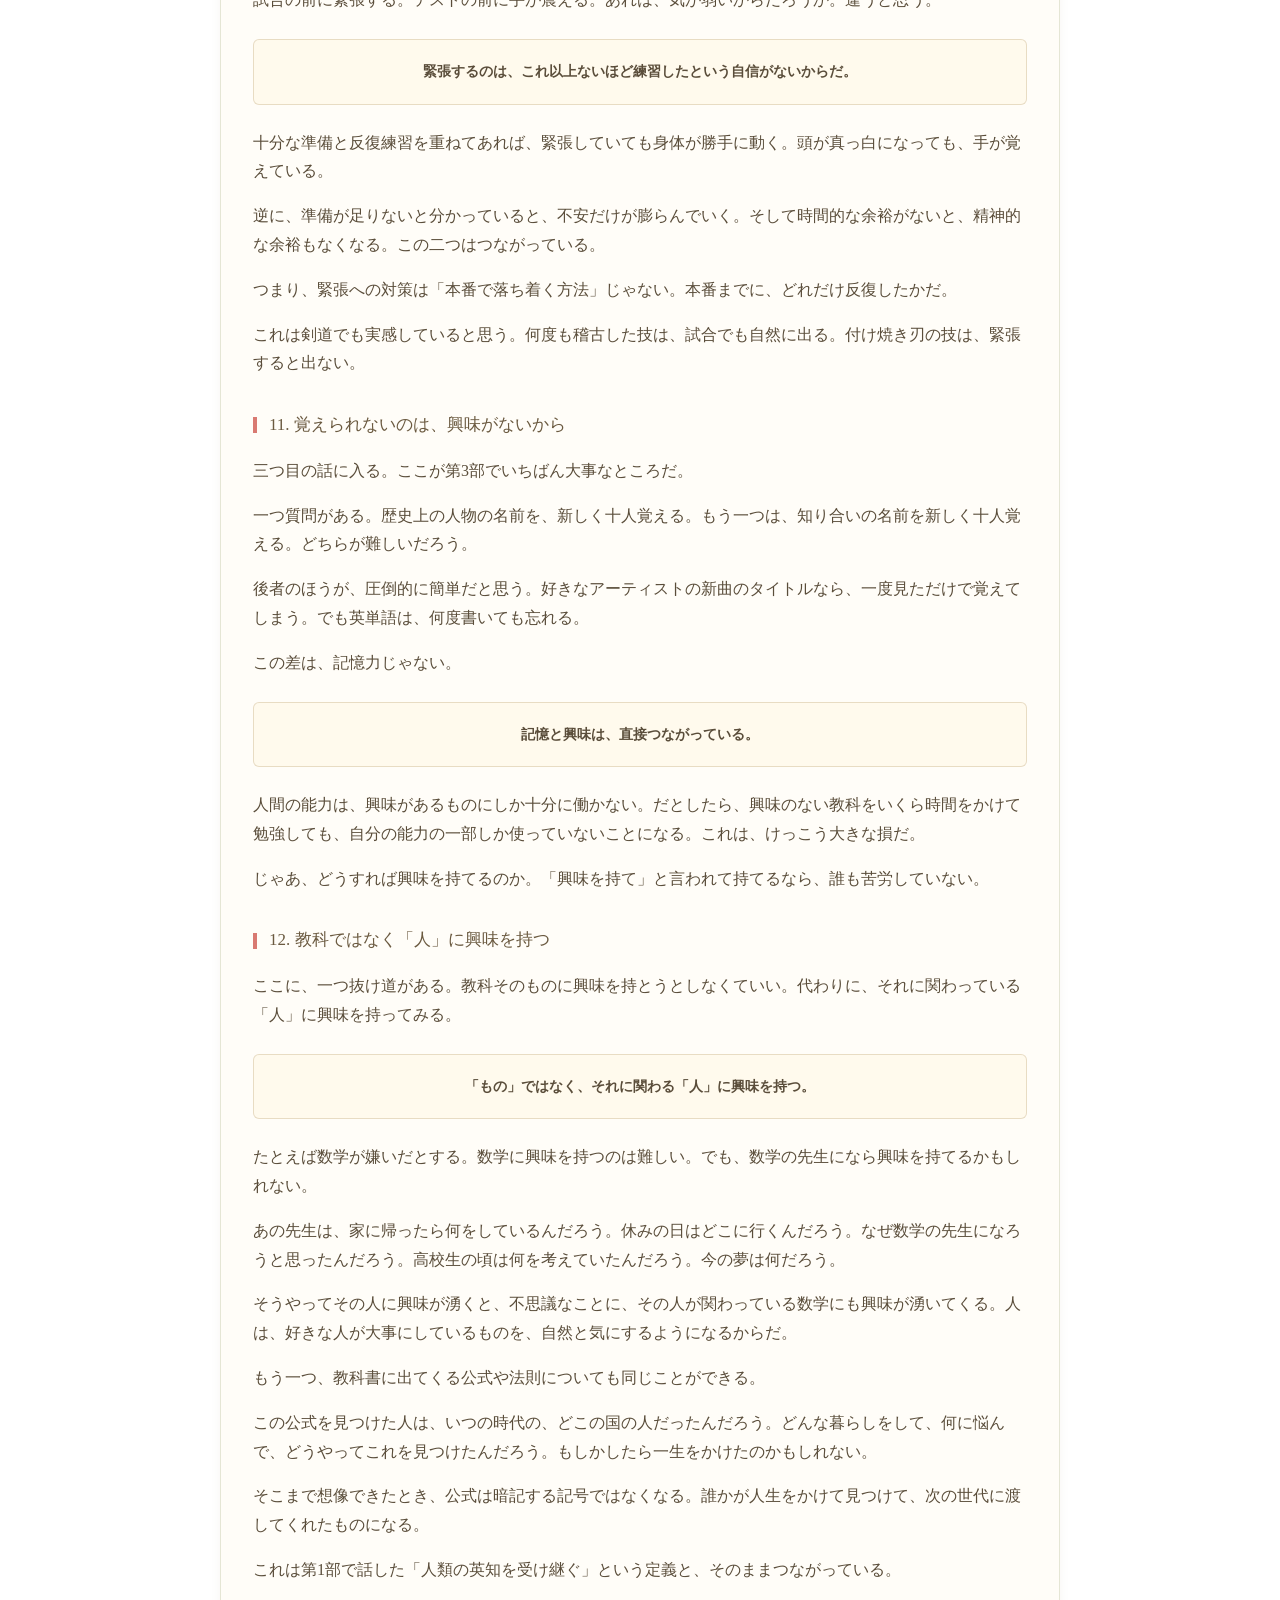
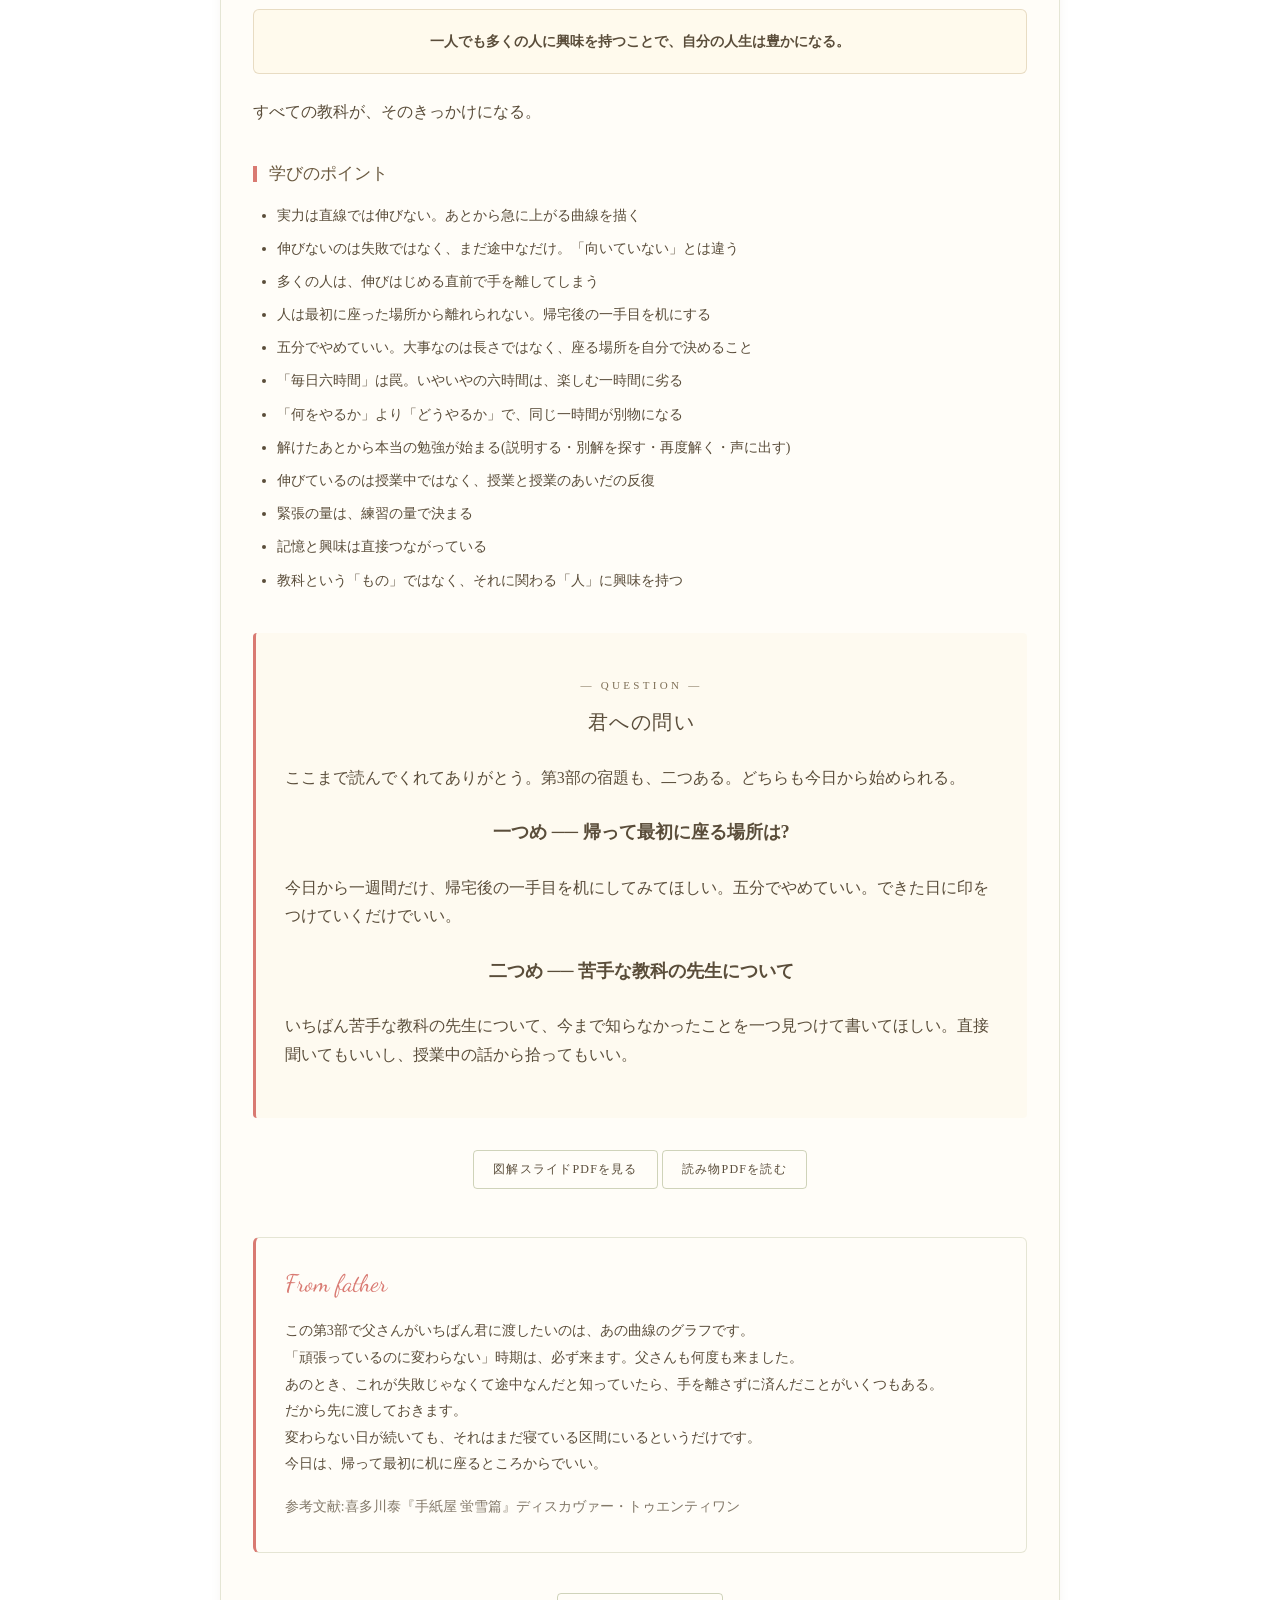
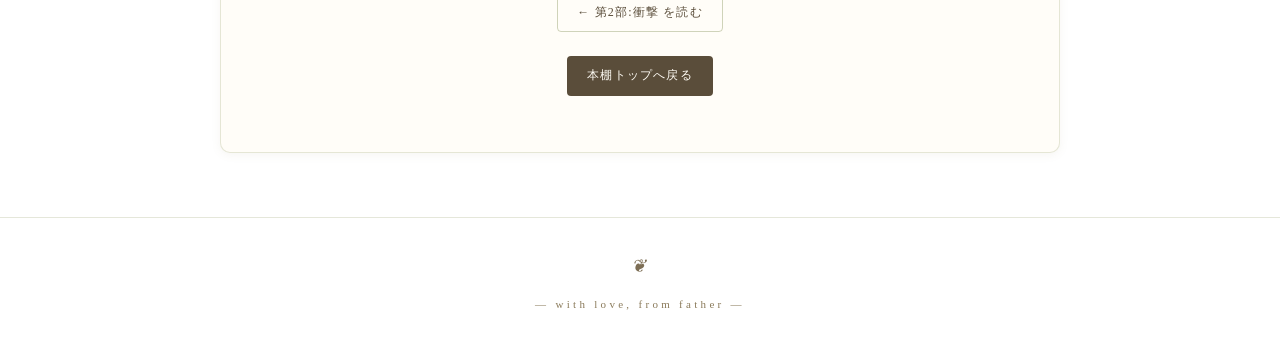
<file: lessons/nan-no-tame-ni-benkyou-03.html>
<!DOCTYPE html>
<!--
  lessons/nan-no-tame-ni-benkyou-03.html
  「何のために勉強するんだろう 第3部:変化」教材詳細ページ
-->
<html lang="ja">
<head>
  <meta charset="UTF-8">
  <meta name="viewport" content="width=device-width, initial-scale=1.0">
  <title>何のために勉強するんだろう(第3部:変化)｜人生の知恵の本棚</title>
  <meta name="description" content="実力は直線ではなく、あとから急に上がる曲線。伸びないのは失敗ではなく、まだ途中なだけ。帰って最初に座る場所を机にする。「何をやるか」より「どうやるか」。父から、きみへ贈る全4部作、第3部。">
  <meta property="og:title" content="何のために勉強するんだろう(第3部:変化)｜人生の知恵の本棚">
  <meta property="og:description" content="実力は直線ではなく、あとから急に上がる曲線。伸びないのは失敗ではなく、まだ途中なだけ。帰って最初に座る場所を机にする。「何をやるか」より「どうやるか」。父から、きみへ贈る全4部作、第3部。">
  <meta property="og:type" content="article">
  <meta property="og:url" content="https://lampirika358.com/lessons/nan-no-tame-ni-benkyou-03.html">
  <meta property="og:site_name" content="人生の知恵の本棚">
  <meta property="og:locale" content="ja_JP">
  <meta name="twitter:card" content="summary">
  <link rel="stylesheet" href="../assets/css/style.css">
  <!-- Google Analytics (gtag.js) -->
  <script async src="https://www.googletagmanager.com/gtag/js?id=G-HHT8TLZ1GN"></script>
  <script>
    window.dataLayer = window.dataLayer || [];
    function gtag(){dataLayer.push(arguments);}
    gtag('js', new Date());
    gtag('config', 'G-HHT8TLZ1GN');
  </script>
</head>
<body>

  <button class="mode-toggle" title="昼夜モード切替(準備中)">☀</button>

  <header class="site-header">
    <div class="container">
      <div class="site-header-inner">
        <p class="site-overline">— A LIBRARY OF WISDOM —</p>
        <h1 class="site-title"><a href="../index.html">Wisdom for Life</a></h1>
        <p class="site-title-jp">人生の知恵の本棚</p>
        <div class="site-divider"></div>
        <p class="site-subtitle">学校では教わらないけれど、生きていくうえで本当に大切なことを、必要な時に取り出せる場所。</p>
      </div>
      <nav class="site-nav">
        <a href="../index.html">本棚トップ</a>
        <a href="../philosophy.html">父の哲学</a>
        <a href="../about.html">この図書館について</a>
        <a href="../letter.html">父から、きみへ</a>
      </nav>
    </div>
  </header>

  <main class="container">
    <article class="article">
      <p class="article-overline">— GROWTH · 自分を育てる本棚 —</p>
      <h2 class="article-title">何のために勉強するんだろう</h2>
      <p class="essay-subtitle">— 第3部:変化 ／ 続けるのって、けっこう大変 ―</p>
      <p class="article-title-en">What Is Study For — Part 3</p>
      <div class="article-divider"></div>

      <section class="callout">
        <h3 class="callout-title">In a word</h3>
        <p>実力は直線ではなく、あとから急に上がる曲線。<br>伸びないのは失敗じゃない。まだ途中なだけだ。</p>
      </section>

      <h3 class="article-subtitle">はじめに ── ここからが本番だ</h3>
      <p>
        第1部で「勉強とは何か」を考えた。第2部で「では、どう動くか」を決めた。
      </p>
      <p>
        でも、さすがに分かっていると思う。一日や二日はできても、続けるのはけっこう大変だ。
      </p>
      <p>
        第2部の最後に「今日、何を一つやるか」を書いてもらった。あれをその日にやれた人も、やれなかった人もいると思う。やれなかったとしても、意志が弱いわけじゃない。続かないのには、ちゃんと理由がある。
      </p>
      <p>
        第3部では、その理由を三つに分けて話したい。なぜ途中でやめたくなるのか。同じ時間をかけても差がつくのはなぜか。そして、どうすれば嫌いな教科を嫌いじゃなくできるのか。
      </p>
      <p>
        正直に言うと、この第3部がいちばん実用的だ。点数に直接つながる話が多い。ただし、第1部と第2部を通っていない人には、ただのテクニック集に見えてしまうと思う。ここまで読んできた君だから、意味が届くはずだ。
      </p>

      <h3 class="article-subtitle">1. 伸びは、あとからやってくる</h3>
      <p>
        まず、多くの人が知らないことから話したい。
      </p>
      <p>
        横軸に勉強した時間、縦軸に実力をとって、グラフを描いてみる。
      </p>
      <p>
        たいていの人は、これを右上がりの直線だと思っている。一時間やったら一だけ伸びて、十時間やったら十伸びる。だから十時間やって一しか伸びなかったら、がっかりする。
      </p>
      <p>
        でも実際は、直線じゃない。
      </p>
      <section class="callout">
        <p style="margin: 0; text-align: center;">
          <strong>実力のグラフは、あとから急に上がる曲線だ。</strong>
        </p>
      </section>

      <figure style="margin: 2rem auto; text-align: center; max-width: 460px;">
        <svg viewBox="0 0 420 250" style="width: 100%; height: auto;" role="img" aria-label="勉強した時間と実力の関係を示すグラフ。思っている伸び方は直線だが、実際の伸び方は後半で急に立ち上がる曲線">
          <line x1="50" y1="210" x2="390" y2="210" stroke="#a08560" stroke-width="1.2"/>
          <line x1="50" y1="210" x2="50" y2="25" stroke="#a08560" stroke-width="1.2"/>
          <line x1="50" y1="210" x2="380" y2="35" stroke="#b5a58c" stroke-width="1.2" stroke-dasharray="5,4"/>
          <path d="M50 210 Q210 205 290 150 T380 35" fill="none" stroke="#4a6b5f" stroke-width="2.6" stroke-linecap="round"/>
          <circle cx="215" cy="196" r="4.5" fill="#4a6b5f"/>
          <text x="228" y="180" font-size="11" fill="#6b8a7a">多くの人が</text>
          <text x="228" y="194" font-size="11" fill="#6b8a7a">ここでやめる</text>
          <text x="286" y="66" font-size="11" fill="#b5a58c">思っている伸び方</text>
          <text x="292" y="132" font-size="11" fill="#4a6b5f">実際の伸び方</text>
          <text x="180" y="234" font-size="11" fill="#8a7a62">勉強した時間</text>
          <text x="14" y="120" font-size="11" fill="#8a7a62">実力</text>
        </svg>
        <figcaption style="font-size: 0.85em; opacity: 0.7; margin-top: 0.5rem;">勉強した時間と実力の関係</figcaption>
      </figure>

      <p>
        はじめのうちは、どれだけ時間をかけてもほとんど上がらない。ほぼ横ばいに見える。ところがある地点を過ぎると、急に立ち上がってくる。そこからは、同じ一時間でぐんと伸びる。
      </p>
      <p>
        これは勉強に限った話じゃない。楽器も、スポーツも、たいていこの形をしている。剣道を始めたばかりの頃を思い出してみてほしい。毎日振っているのに、しばらくは何も変わらなかったんじゃないだろうか。
      </p>

      <h3 class="article-subtitle">2. 曲がり方を決めるのは、興味</h3>
      <p>
        同じ曲線でも、立ち上がる早さは人によって、教科によって違う。何が違いを生んでいるかというと、その教科への興味だ。
      </p>
      <p>
        興味がある教科は、曲線が早く立ち上がる。少しやっただけで手応えが出る。逆に興味がない教科は、ずっと寝たままの時間が長い。同じ量をやっても、上がってくるのが遅い。
      </p>
      <p>
        ここで大事なのは、二つある。
      </p>
      <p>
        一つは、興味がないからといって伸びないわけじゃない、ということ。立ち上がりが遅いだけで、時間をかければ必ず上がる。<strong>「向いていない」と「まだ途中」は違う。</strong>
      </p>
      <p>
        もう一つは、興味は増やせる、ということだ。これは第3部の最後で話す。曲線そのものを変えられるなら、それがいちばん効率がいいからだ。
      </p>

      <h3 class="article-subtitle">3. 多くの人は、伸びる直前でやめる</h3>
      <p>
        さて、ここに落とし穴がある。
      </p>
      <p>
        曲線が寝ている区間は、やっている本人からするとかなりつらい。毎日机に向かっているのに、点数が変わらない。一週間頑張っても手応えがない。
      </p>
      <p>
        そうすると、こう思う。「自分にはこれ、向いていないのかもしれない」。そして、やめる。
      </p>
      <p>
        でも、グラフを思い出してほしい。寝ている区間は、失敗している区間じゃない。立ち上がりの手前にいるだけだ。
      </p>
      <section class="callout">
        <p style="margin: 0; text-align: center;">
          <strong>伸びないのは、失敗じゃない。まだ途中なだけだ。</strong>
        </p>
      </section>
      <p>
        多くの人は、伸びはじめる直前で手を離してしまう。そしてまた別のことを始めて、そこでもまた寝ている区間でやめる。それをくり返している限り、曲線は一度も立ち上がらない。
      </p>
      <p>
        だから、いちばん大事なのは「続ける」ことになる。ここから先は、そのための具体的な話をする。
      </p>

      <h3 class="article-subtitle">4. 家に帰って、最初に座る場所</h3>
      <p>
        続けるために、一つだけ変えてほしいことがある。その前に、思い当たることがないか聞きたい。
      </p>
      <p>
        休みの日に、なんとなくゲームを始めた。少しだけのつもりだった。気づいたら外が暗くなっていて、思っていたより時間が経っていた。そんなことはないだろうか。
      </p>
      <p>
        あるいは、帰ってきてソファに座った。そのまま動けなくなって、気づいたら寝る時間になっていた。
      </p>
      <p>
        これは意志の問題じゃなくて、たぶん人間の性質だ。
      </p>
      <section class="callout">
        <p style="margin: 0; text-align: center;">
          <strong>人は、最初に座った場所からなかなか離れられない。</strong>
        </p>
      </section>
      <p>
        これは大人も同じだ。仕事から帰ってテレビの前に座った人は、そのまま寝るまでそこにいる。パソコンの前に座った人は、気づくと夜中になっている。座った場所が、その日の残りを決めてしまう。
      </p>
      <p>
        だとしたら、やることは一つしかない。<strong>家に帰って最初に座る場所を、机にする。</strong>
      </p>
      <p>
        たったこれだけだ。でも、これができると一日の形が変わる。
      </p>

      <h3 class="article-subtitle">5. 五分でいい、まず座る</h3>
      <p>
        ここで一つ、条件をつけたい。座ったあと、何時間やらなきゃいけない、というルールは作らないでほしい。
      </p>
      <p>
        五分でやめてもいい。一問だけでもいい。教科書を開いて、そのまま閉じてもいい。大事なのは、時間の長さじゃなくて、最初に座る場所を自分の意志で決めることのほうだからだ。
      </p>
      <p>
        しかも、たいていの場合は五分では終わらない。人は最初に座った場所から離れられないんだから、机に座ったら机から離れにくくなる。ゲームと同じ性質が、こっちでも働く。
      </p>
      <p>
        日によっては疲れていて、本当に五分でやめる日もあると思う。それでいい。ゼロと五分では、まったく違う。
      </p>
      <section class="callout">
        <p style="margin: 0;">
          <strong>まず、自分を磨く場所に座る。やりたいことは、そのあとだ。</strong>
        </p>
      </section>

      <h3 class="article-subtitle">6. 「目標勉強時間」の罠</h3>
      <p>
        ここで、多くの人がやってしまうことについて話しておきたい。
      </p>
      <p>
        仮に「毎日六時間勉強する」と紙に書いて、壁に貼ったとする。
      </p>
      <p>
        最初の数日はいい。でもそれは、やがて大きなプレッシャーに変わる。四時間しかできなかった日は、目標を達成できなかった日になる。やらなかった日は、自分を責める日になる。そうやって、勉強がだんだん義務になっていく。
      </p>
      <p>
        そもそも、この目標には根本的な問題がある。「六時間やれば受かる」は、結果論だ。
      </p>
      <p>
        六時間やったから受かったんじゃない。合格した人に「毎日どれくらい勉強しましたか」と聞いたら「六時間くらいかな」という答えが返ってきた、というだけの話だ。その人は、たぶん時間を数えていない。成長するのが面白くて続けていたら、結果的に六時間になっていた。
      </p>
      <section class="callout">
        <p style="margin: 0;">
          <strong>やる気がしないなあと思いながらやる六時間は、成長を楽しみながらやる一時間に劣る。</strong>
        </p>
      </section>
      <p>
        だから、貼り紙をするならこう書いてほしい。「今すぐ始める。五分でやめてもいいから、とにかく始めてみる」。長く続ける覚悟はいらない。始める覚悟だけでいい。
      </p>

      <h3 class="article-subtitle">7. 「何をやるか」より「どうやるか」</h3>
      <p>
        ここから、二つ目の話に入る。同じ時間をかけても差がつく理由についてだ。
      </p>
      <p>
        目標が決まると、人は次に「何をやるか」を考える。この参考書を買う。過去問を一日一問解く。単語を毎日五十個やる。それ自体は正しい。何をやるかが決まらないと、そもそも動けない。
      </p>
      <p>
        でも、それより大切なことがある。
      </p>
      <section class="callout">
        <p style="margin: 0; text-align: center;">
          <strong>「何をやるか」より、「どうやるか」のほうが大事だ。</strong>
        </p>
      </section>
      <p>
        剣道で考えてみてほしい。素振りを百本する。何も考えずに、ただ数を数えながら振る百本。もう一つは、目の前に相手を思い描いて、この一本で面を打ち込むつもりで振る百本。
      </p>
      <p>
        同じ百本でも、身につくものはまったく違うはずだ。回数が同じでも、中身が違う。
      </p>
      <p>
        勉強も同じだ。「今日は数学を三時間やった」と言っても、その三時間の中身によって、得られるものは十倍くらい変わる。
      </p>
      <p>
        だから、何をやるかを決めたら、そこで終わらないでほしい。それを使って、自分の何を、どう磨くのか。そこまで考えて、はじめて同じ一時間が別物になる。
      </p>

      <h3 class="article-subtitle">8. 解けたあとから、本当の勉強が始まる</h3>
      <p>
        では、具体的に「どうやるか」とは何か。
      </p>
      <p>
        英語の長文を、辞書を引きながら読んだとする。時間はかかったけれど、意味が分かった。数学の問題を、解答を見ずに解けた。多くの人は、ここで丸をつけて次に進む。
      </p>
      <p>
        でも、ここは終わりじゃない。解けた。意味が分かった。ここまでは、まだ準備でしかない。<strong>本当の勉強は、そのあとから始まる。</strong>
      </p>
      <ul class="bullet-list">
        <li><strong>なぜこう解くのか</strong> ── なぜその解き方を選んだのかを、言葉で説明してみる。説明できないなら、まだ理解していない。</li>
        <li><strong>別のやり方は</strong> ── ほかに解き方がないか探してみる。一つの問題から二つ三つ引き出せると、次に似た問題が出たときに強い。</li>
        <li><strong>もう一度解く</strong> ── 何も見ずに解けるか試す。解けなければ、まだ自分のものになっていない。</li>
        <li><strong>声に出す</strong> ── 英語なら音読。ただ読むんじゃなくて、強弱をつけて、感情を込めて読む。自分の意見として相手に伝えるつもりで読む。</li>
      </ul>
      <p>
        この四つをやるかやらないかで、同じ問題集から得られるものが変わる。
      </p>
      <p>
        問題を解くこと自体が目的になると、こなす作業になってしまう。それだと、何ページ進んでも実力がついていかない。
      </p>

      <h3 class="article-subtitle">9. 伸びているのは、授業の外の時間</h3>
      <p>
        ここで、少し耳の痛い話をしたい。
      </p>
      <p>
        週に一度、オンラインの授業を受けているとする。上達しているのは、その授業を受けている時間だろうか。違うと思う。
      </p>
      <section class="callout">
        <p style="margin: 0; text-align: center;">
          <strong>伸びているのは、授業と授業のあいだに、自分でくり返している時間のほうだ。</strong>
        </p>
      </section>
      <p>
        剣道で考えると分かりやすい。有名な師範に稽古をつけてもらったとする。その一時間で強くなっただろうか。たぶん、そうじゃない。指摘されたことを持ち帰って、次の稽古までに一人で何度も振る。強くなっているのは、その時間のほうだ。
      </p>
      <p>
        授業も同じ構造をしている。授業でやることは、自分の課題を教えてもらうことと、やり方を見せてもらうことだ。それを自分のものにする作業は、授業のあとに自分でやるしかない。
      </p>
      <p>
        だから、いい先生の授業をたくさん受ければできるようになる、というのは勘違いなんだ。授業で解き方やコツを学ぶ。でもそれが結果に結びつくのは、何度も自分でくり返し復習した人だけだ。
      </p>
      <p>
        受けた授業のあと、次の授業までに何を反復するか。そこを決めておくと、同じ授業の価値が何倍にもなる。
      </p>

      <h3 class="article-subtitle">10. 緊張の量は、練習の量で決まる</h3>
      <p>
        本番の話もしておきたい。
      </p>
      <p>
        試合の前に緊張する。テストの前に手が震える。あれは、気が弱いからだろうか。違うと思う。
      </p>
      <section class="callout">
        <p style="margin: 0; text-align: center;">
          <strong>緊張するのは、これ以上ないほど練習したという自信がないからだ。</strong>
        </p>
      </section>
      <p>
        十分な準備と反復練習を重ねてあれば、緊張していても身体が勝手に動く。頭が真っ白になっても、手が覚えている。
      </p>
      <p>
        逆に、準備が足りないと分かっていると、不安だけが膨らんでいく。そして時間的な余裕がないと、精神的な余裕もなくなる。この二つはつながっている。
      </p>
      <p>
        つまり、緊張への対策は「本番で落ち着く方法」じゃない。本番までに、どれだけ反復したかだ。
      </p>
      <p>
        これは剣道でも実感していると思う。何度も稽古した技は、試合でも自然に出る。付け焼き刃の技は、緊張すると出ない。
      </p>

      <h3 class="article-subtitle">11. 覚えられないのは、興味がないから</h3>
      <p>
        三つ目の話に入る。ここが第3部でいちばん大事なところだ。
      </p>
      <p>
        一つ質問がある。歴史上の人物の名前を、新しく十人覚える。もう一つは、知り合いの名前を新しく十人覚える。どちらが難しいだろう。
      </p>
      <p>
        後者のほうが、圧倒的に簡単だと思う。好きなアーティストの新曲のタイトルなら、一度見ただけで覚えてしまう。でも英単語は、何度書いても忘れる。
      </p>
      <p>
        この差は、記憶力じゃない。
      </p>
      <section class="callout">
        <p style="margin: 0; text-align: center;">
          <strong>記憶と興味は、直接つながっている。</strong>
        </p>
      </section>
      <p>
        人間の能力は、興味があるものにしか十分に働かない。だとしたら、興味のない教科をいくら時間をかけて勉強しても、自分の能力の一部しか使っていないことになる。これは、けっこう大きな損だ。
      </p>
      <p>
        じゃあ、どうすれば興味を持てるのか。「興味を持て」と言われて持てるなら、誰も苦労していない。
      </p>

      <h3 class="article-subtitle">12. 教科ではなく「人」に興味を持つ</h3>
      <p>
        ここに、一つ抜け道がある。教科そのものに興味を持とうとしなくていい。代わりに、それに関わっている「人」に興味を持ってみる。
      </p>
      <section class="callout">
        <p style="margin: 0; text-align: center;">
          <strong>「もの」ではなく、それに関わる「人」に興味を持つ。</strong>
        </p>
      </section>
      <p>
        たとえば数学が嫌いだとする。数学に興味を持つのは難しい。でも、数学の先生になら興味を持てるかもしれない。
      </p>
      <p>
        あの先生は、家に帰ったら何をしているんだろう。休みの日はどこに行くんだろう。なぜ数学の先生になろうと思ったんだろう。高校生の頃は何を考えていたんだろう。今の夢は何だろう。
      </p>
      <p>
        そうやってその人に興味が湧くと、不思議なことに、その人が関わっている数学にも興味が湧いてくる。人は、好きな人が大事にしているものを、自然と気にするようになるからだ。
      </p>
      <p>
        もう一つ、教科書に出てくる公式や法則についても同じことができる。
      </p>
      <p>
        この公式を見つけた人は、いつの時代の、どこの国の人だったんだろう。どんな暮らしをして、何に悩んで、どうやってこれを見つけたんだろう。もしかしたら一生をかけたのかもしれない。
      </p>
      <p>
        そこまで想像できたとき、公式は暗記する記号ではなくなる。誰かが人生をかけて見つけて、次の世代に渡してくれたものになる。
      </p>
      <p>
        これは第1部で話した「人類の英知を受け継ぐ」という定義と、そのままつながっている。
      </p>
      <section class="callout">
        <p style="margin: 0; text-align: center;">
          <strong>一人でも多くの人に興味を持つことで、自分の人生は豊かになる。</strong>
        </p>
      </section>
      <p>
        すべての教科が、そのきっかけになる。
      </p>

      <h3 class="article-subtitle">学びのポイント</h3>
      <ul class="bullet-list">
        <li>実力は直線では伸びない。あとから急に上がる曲線を描く</li>
        <li>伸びないのは失敗ではなく、まだ途中なだけ。「向いていない」とは違う</li>
        <li>多くの人は、伸びはじめる直前で手を離してしまう</li>
        <li>人は最初に座った場所から離れられない。帰宅後の一手目を机にする</li>
        <li>五分でやめていい。大事なのは長さではなく、座る場所を自分で決めること</li>
        <li>「毎日六時間」は罠。いやいやの六時間は、楽しむ一時間に劣る</li>
        <li>「何をやるか」より「どうやるか」で、同じ一時間が別物になる</li>
        <li>解けたあとから本当の勉強が始まる(説明する・別解を探す・再度解く・声に出す)</li>
        <li>伸びているのは授業中ではなく、授業と授業のあいだの反復</li>
        <li>緊張の量は、練習の量で決まる</li>
        <li>記憶と興味は直接つながっている</li>
        <li>教科という「もの」ではなく、それに関わる「人」に興味を持つ</li>
      </ul>

      <!-- 君への問い -->
      <section class="essay-aside" style="margin-top: 2.5rem;">
        <p class="essay-aside-overline">— QUESTION —</p>
        <h3 class="essay-aside-title">君への問い</h3>
        <p>
          ここまで読んでくれてありがとう。第3部の宿題も、二つある。どちらも今日から始められる。
        </p>
        <p style="text-align: center; font-size: 1.15em; margin: 1.5rem 0;">
          <strong>一つめ ── 帰って最初に座る場所は?</strong>
        </p>
        <p>
          今日から一週間だけ、帰宅後の一手目を机にしてみてほしい。五分でやめていい。できた日に印をつけていくだけでいい。
        </p>
        <p style="text-align: center; font-size: 1.15em; margin: 1.5rem 0;">
          <strong>二つめ ── 苦手な教科の先生について</strong>
        </p>
        <p>
          いちばん苦手な教科の先生について、今まで知らなかったことを一つ見つけて書いてほしい。直接聞いてもいいし、授業中の話から拾ってもいい。
        </p>
      </section>

      <p style="margin-top: 2rem; text-align: center;">
        <a class="btn btn-secondary" href="../assets/pdf/nan-no-tame-ni-benkyou-03-slides.pdf" target="_blank" rel="noopener">図解スライドPDFを見る</a>
        <a class="btn btn-secondary" href="../assets/pdf/nan-no-tame-ni-benkyou-03-reading.pdf" target="_blank" rel="noopener">読み物PDFを読む</a>
      </p>

      <section class="message-box" style="margin-top: 3rem;">
        <h3 class="message-box-title">From father</h3>
        <p>
          この第3部で父さんがいちばん君に渡したいのは、あの曲線のグラフです。<br>
          「頑張っているのに変わらない」時期は、必ず来ます。父さんも何度も来ました。<br>
          あのとき、これが失敗じゃなくて途中なんだと知っていたら、手を離さずに済んだことがいくつもある。<br>
          だから先に渡しておきます。<br>
          変わらない日が続いても、それはまだ寝ている区間にいるというだけです。<br>
          今日は、帰って最初に机に座るところからでいい。
        </p>
        <p style="margin-top: 1rem; font-size: 0.85em; opacity: 0.75;">
          参考文献:喜多川泰『手紙屋 蛍雪篇』ディスカヴァー・トゥエンティワン
        </p>
      </section>

      <p style="margin-top: 2.5rem; text-align: center;">
        <a class="btn btn-secondary" href="nan-no-tame-ni-benkyou-02.html">← 第2部:衝撃 を読む</a>
      </p>

      <p style="margin-top: 1.5rem; text-align: center;">
        <a class="btn btn-primary" href="../index.html">本棚トップへ戻る</a>
      </p>
    </article>
  </main>

  <footer class="site-footer">
    <div class="container">
      <p>— with love, from father —</p>
    </div>
  </footer>

  <script src="../assets/js/main.js"></script>
</body>
</html>
</file>
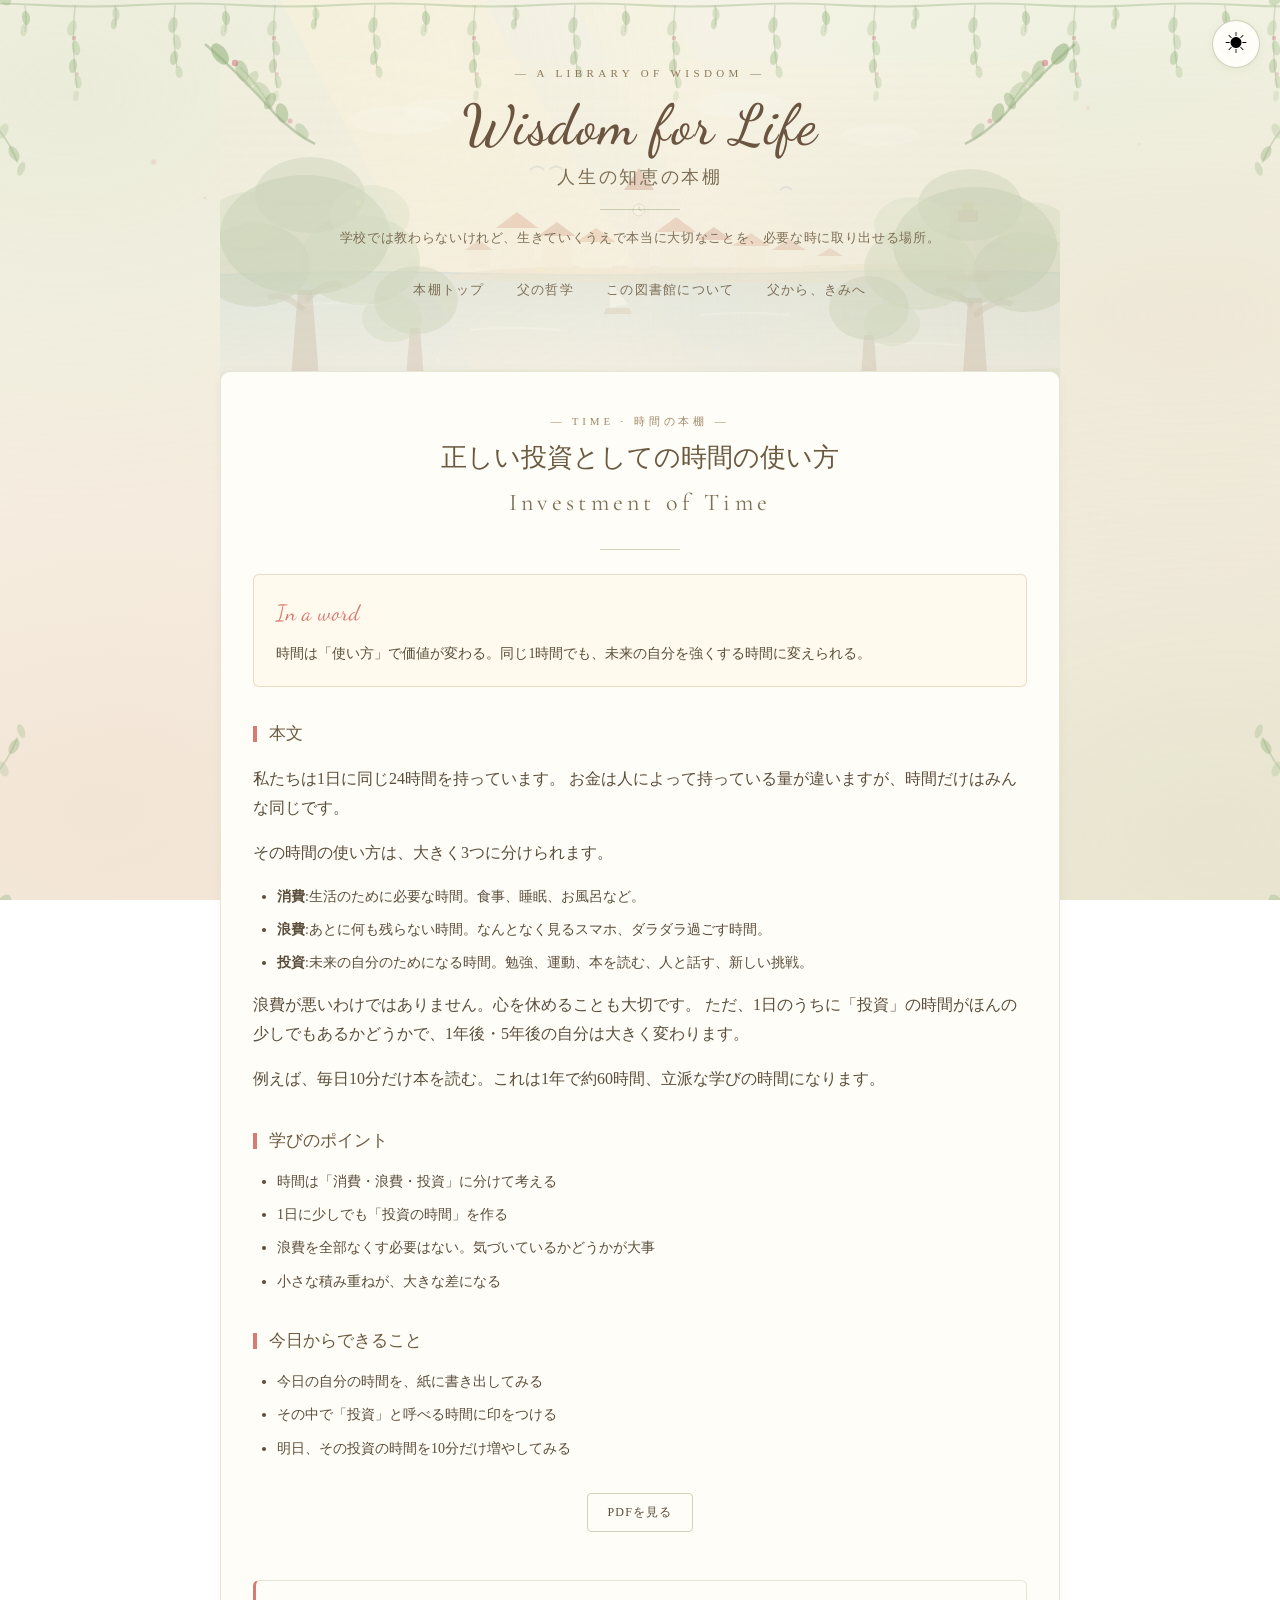
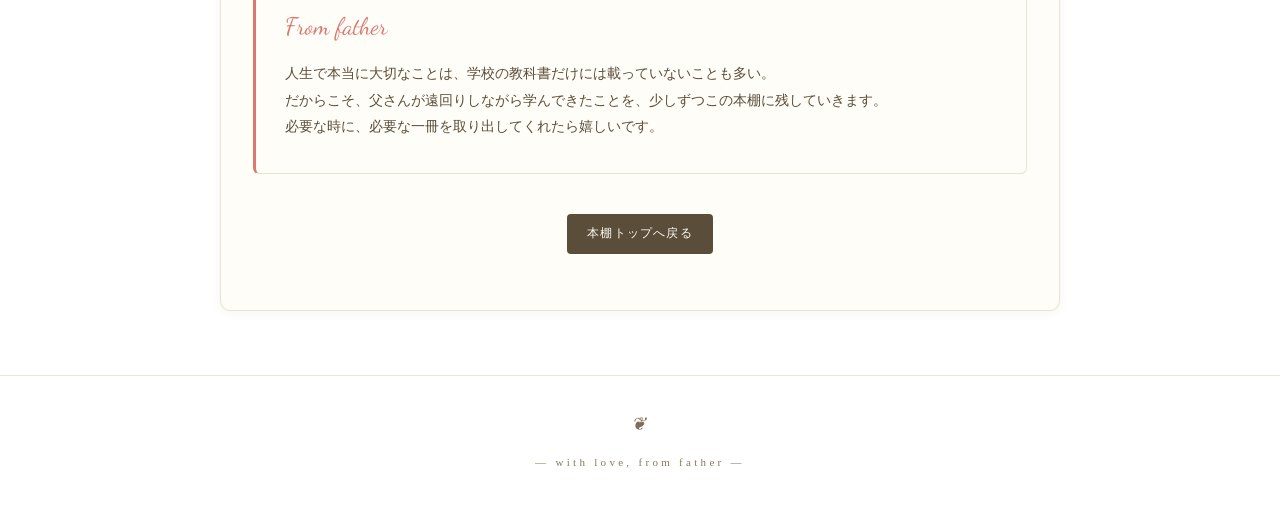
<file: lessons/time-investment.html>
<!DOCTYPE html>
<!--
  lessons/time-investment.html
  「正しい投資としての時間の使い方」教材詳細ページ
-->
<html lang="ja">
<head>
  <meta charset="UTF-8">
  <meta name="viewport" content="width=device-width, initial-scale=1.0">
  <title>正しい投資としての時間の使い方｜人生の知恵の本棚</title>
  <meta name="description" content="時間は「消費・浪費・投資」に分けられる。同じ1時間でも、使い方と意識によって未来の自分を強くする時間に変えられる。父から、きみへ伝える、時間の使い方の話。">
  <!-- OGP (SNSでシェアされた時の表示) -->
  <meta property="og:title" content="正しい投資としての時間の使い方｜人生の知恵の本棚">
  <meta property="og:description" content="時間は「消費・浪費・投資」に分けられる。同じ1時間でも、使い方と意識によって未来の自分を強くする時間に変えられる。父から、きみへ伝える、時間の使い方の話。">
  <meta property="og:type" content="website">
  <meta property="og:url" content="https://lampirika358.com/lessons/time-investment.html">
  <meta property="og:site_name" content="人生の知恵の本棚">
  <meta property="og:locale" content="ja_JP">
  <meta name="twitter:card" content="summary">
  <link rel="stylesheet" href="../assets/css/style.css">
  <!-- Google Analytics (gtag.js) -->
  <script async src="https://www.googletagmanager.com/gtag/js?id=G-HHT8TLZ1GN"></script>
  <script>
    window.dataLayer = window.dataLayer || [];
    function gtag(){dataLayer.push(arguments);}
    gtag('js', new Date());
    gtag('config', 'G-HHT8TLZ1GN');
  </script>
</head>
<body>

  <button class="mode-toggle" title="昼夜モード切替(準備中)">☀</button>

  <header class="site-header">
    <div class="container">
      <div class="site-header-inner">
        <p class="site-overline">— A LIBRARY OF WISDOM —</p>
        <h1 class="site-title"><a href="../index.html">Wisdom for Life</a></h1>
        <p class="site-title-jp">人生の知恵の本棚</p>
        <div class="site-divider"></div>
        <p class="site-subtitle">学校では教わらないけれど、生きていくうえで本当に大切なことを、必要な時に取り出せる場所。</p>
      </div>
      <nav class="site-nav">
        <a href="../index.html">本棚トップ</a>
        <a href="../philosophy.html">父の哲学</a>
        <a href="../about.html">この図書館について</a>
        <a href="../letter.html">父から、きみへ</a>
      </nav>
    </div>
  </header>

  <main class="container">
    <article class="article">
      <p class="article-overline">— TIME · 時間の本棚 —</p>
      <h2 class="article-title">正しい投資としての時間の使い方</h2>
      <p class="article-title-en">Investment of Time</p>
      <div class="article-divider"></div>

      <section class="callout">
        <h3 class="callout-title">In a word</h3>
        <p>時間は「使い方」で価値が変わる。同じ1時間でも、未来の自分を強くする時間に変えられる。</p>
      </section>

      <h3 class="article-subtitle">本文</h3>
      <p>
        私たちは1日に同じ24時間を持っています。
        お金は人によって持っている量が違いますが、時間だけはみんな同じです。
      </p>
      <p>
        その時間の使い方は、大きく3つに分けられます。
      </p>
      <ul class="bullet-list">
        <li><strong>消費</strong>:生活のために必要な時間。食事、睡眠、お風呂など。</li>
        <li><strong>浪費</strong>:あとに何も残らない時間。なんとなく見るスマホ、ダラダラ過ごす時間。</li>
        <li><strong>投資</strong>:未来の自分のためになる時間。勉強、運動、本を読む、人と話す、新しい挑戦。</li>
      </ul>
      <p>
        浪費が悪いわけではありません。心を休めることも大切です。
        ただ、1日のうちに「投資」の時間がほんの少しでもあるかどうかで、1年後・5年後の自分は大きく変わります。
      </p>
      <p>
        例えば、毎日10分だけ本を読む。これは1年で約60時間、立派な学びの時間になります。
      </p>

      <h3 class="article-subtitle">学びのポイント</h3>
      <ul class="bullet-list">
        <li>時間は「消費・浪費・投資」に分けて考える</li>
        <li>1日に少しでも「投資の時間」を作る</li>
        <li>浪費を全部なくす必要はない。気づいているかどうかが大事</li>
        <li>小さな積み重ねが、大きな差になる</li>
      </ul>

      <h3 class="article-subtitle">今日からできること</h3>
      <ul class="bullet-list">
        <li>今日の自分の時間を、紙に書き出してみる</li>
        <li>その中で「投資」と呼べる時間に印をつける</li>
        <li>明日、その投資の時間を10分だけ増やしてみる</li>
      </ul>

      <p style="margin-top: 2rem; text-align: center;">
        <a class="btn btn-secondary" href="../assets/pdf/time-investment.pdf" target="_blank" rel="noopener">PDFを見る</a>
      </p>

      <section class="message-box" style="margin-top: 3rem;">
        <h3 class="message-box-title">From father</h3>
        <p>
          人生で本当に大切なことは、学校の教科書だけには載っていないことも多い。<br>
          だからこそ、父さんが遠回りしながら学んできたことを、少しずつこの本棚に残していきます。<br>
          必要な時に、必要な一冊を取り出してくれたら嬉しいです。
        </p>
      </section>

      <p style="margin-top: 2.5rem; text-align: center;">
        <a class="btn btn-primary" href="../index.html">本棚トップへ戻る</a>
      </p>
    </article>
  </main>

  <footer class="site-footer">
    <div class="container">
      <p>— with love, from father —</p>
    </div>
  </footer>

  <script src="../assets/js/main.js"></script>
</body>
</html>
</file>
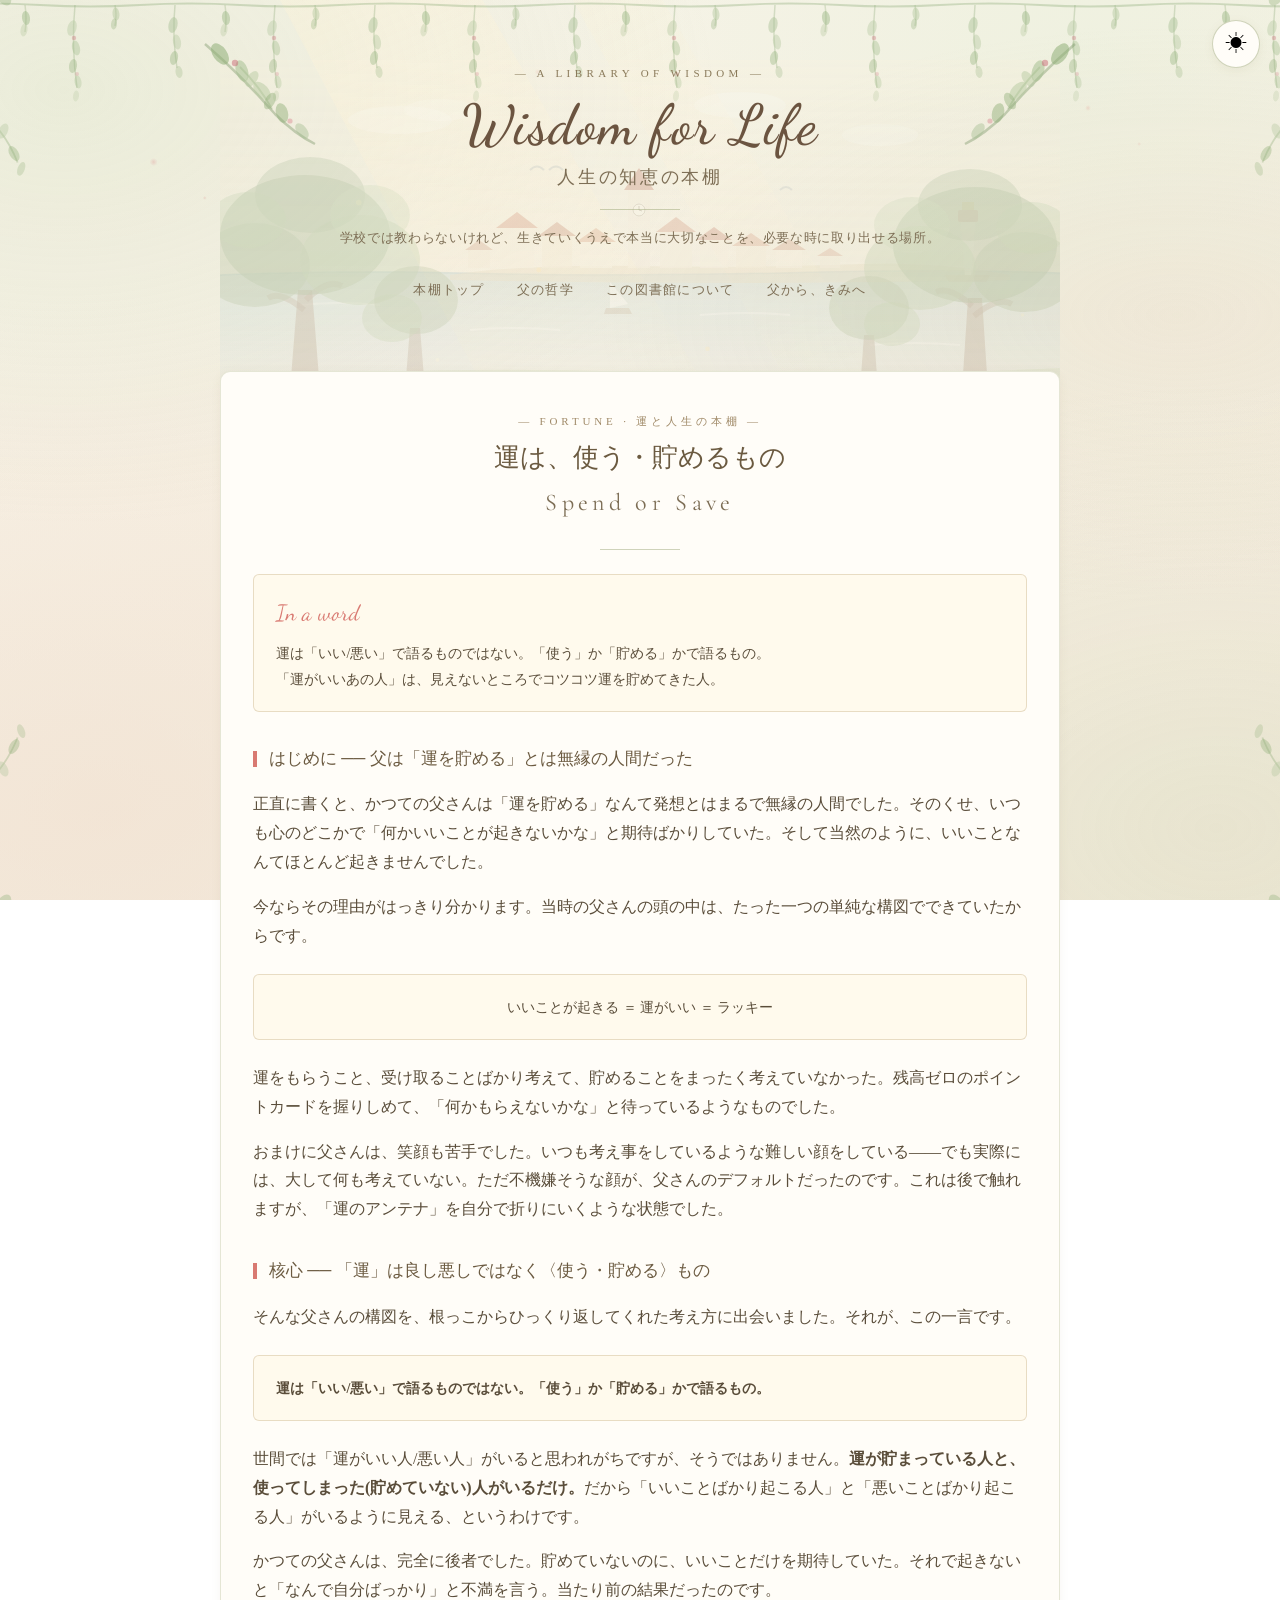
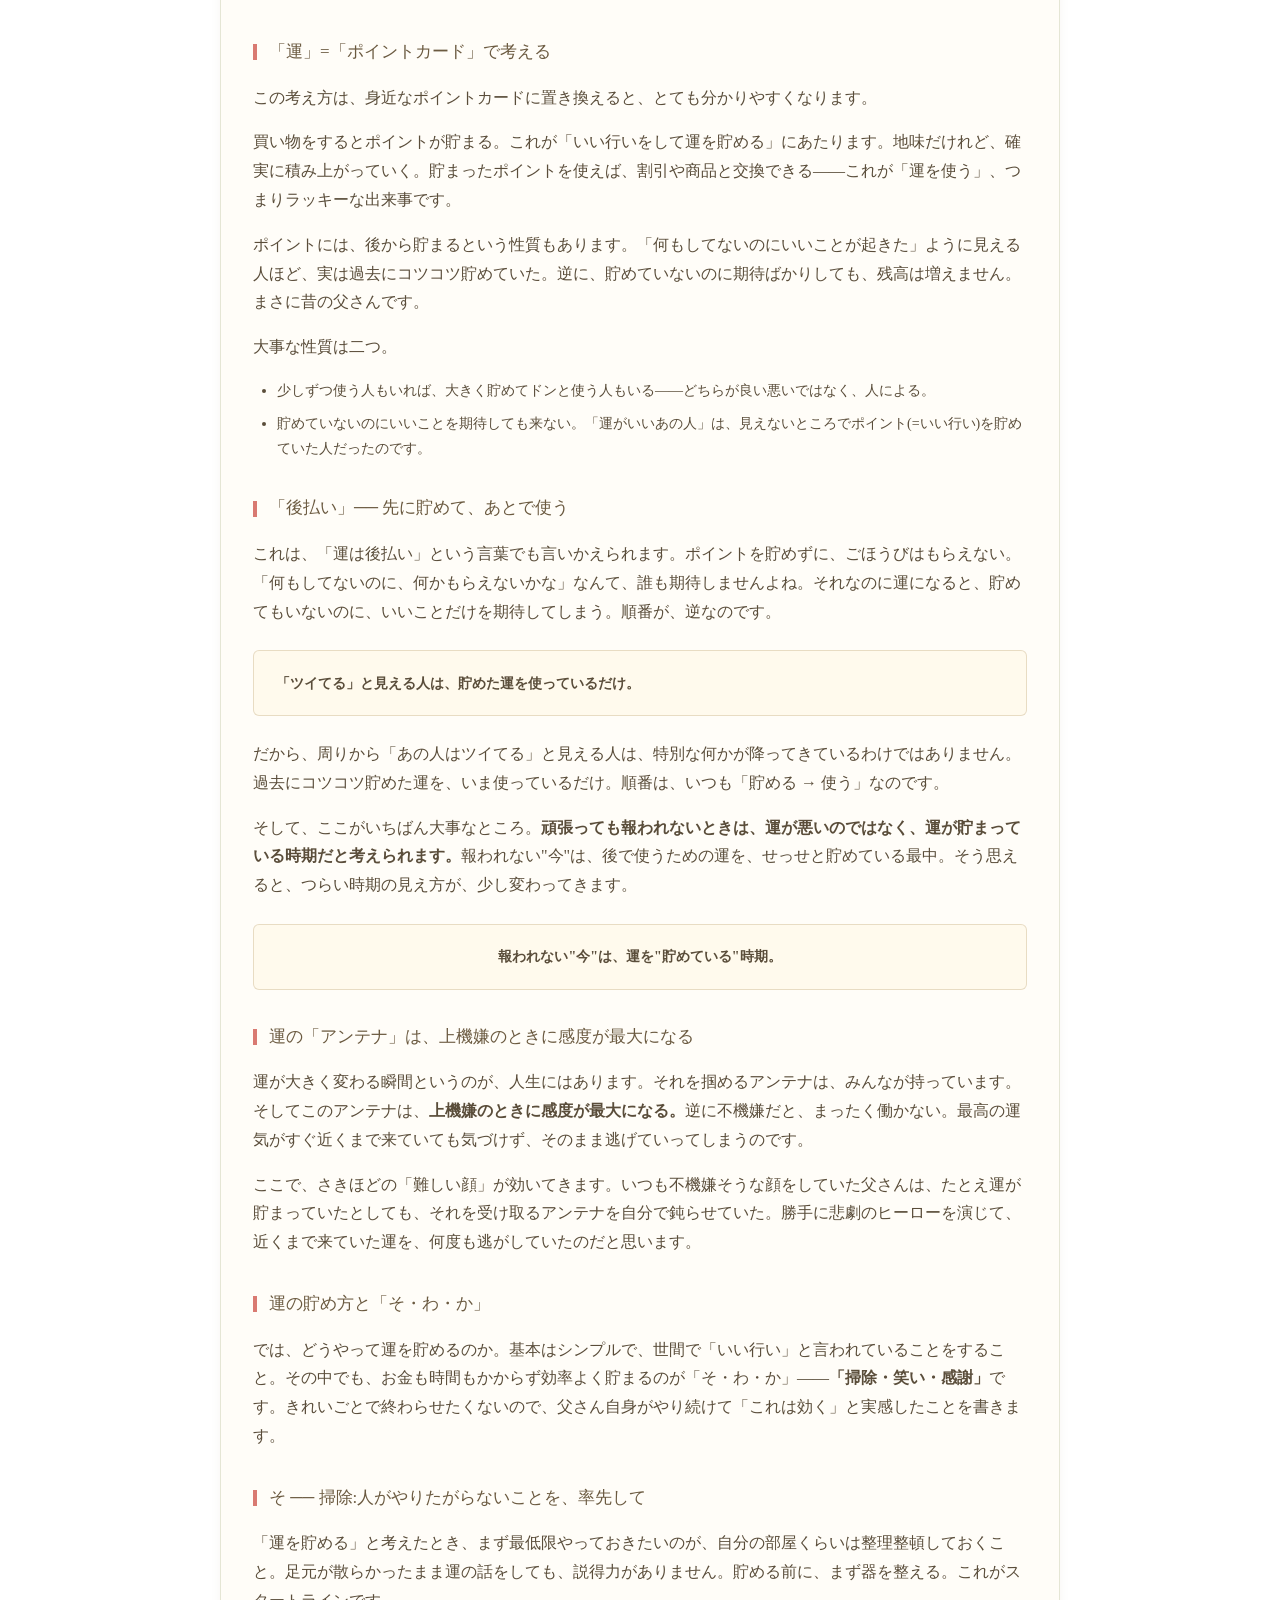
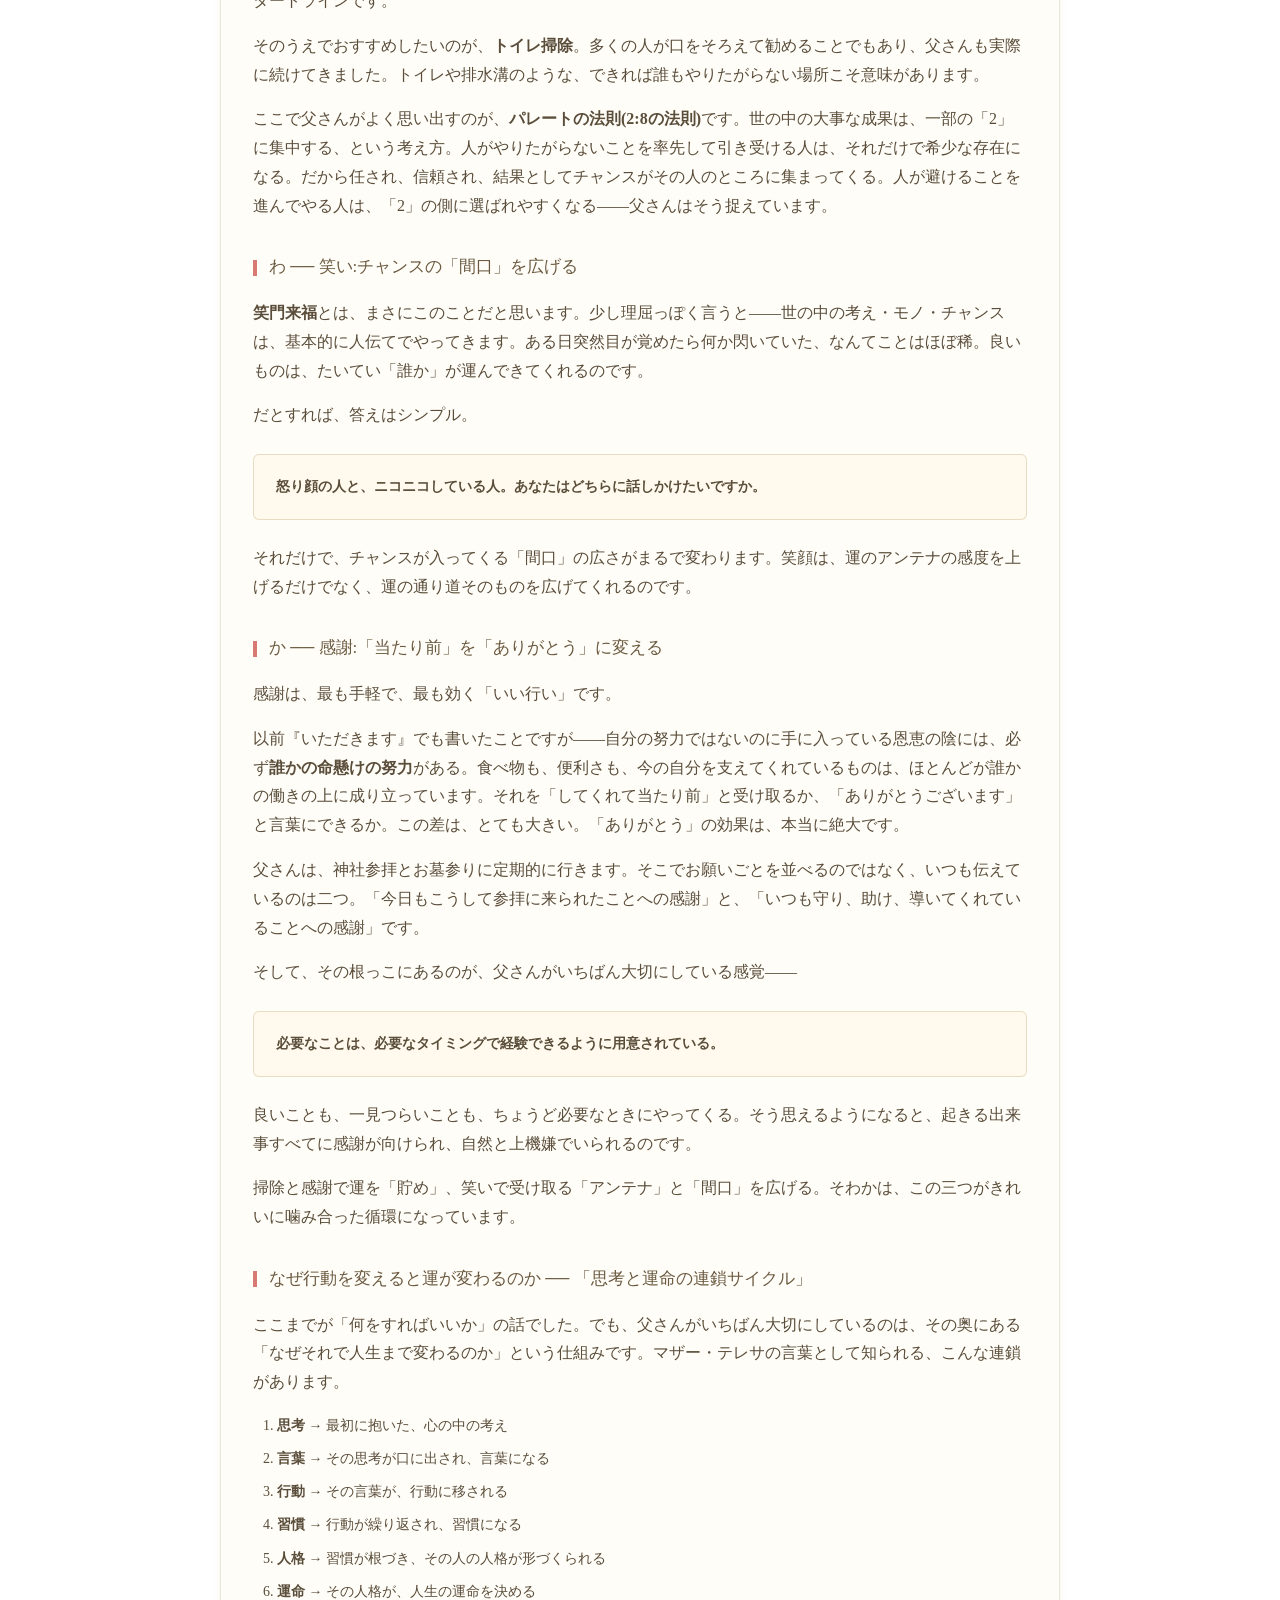
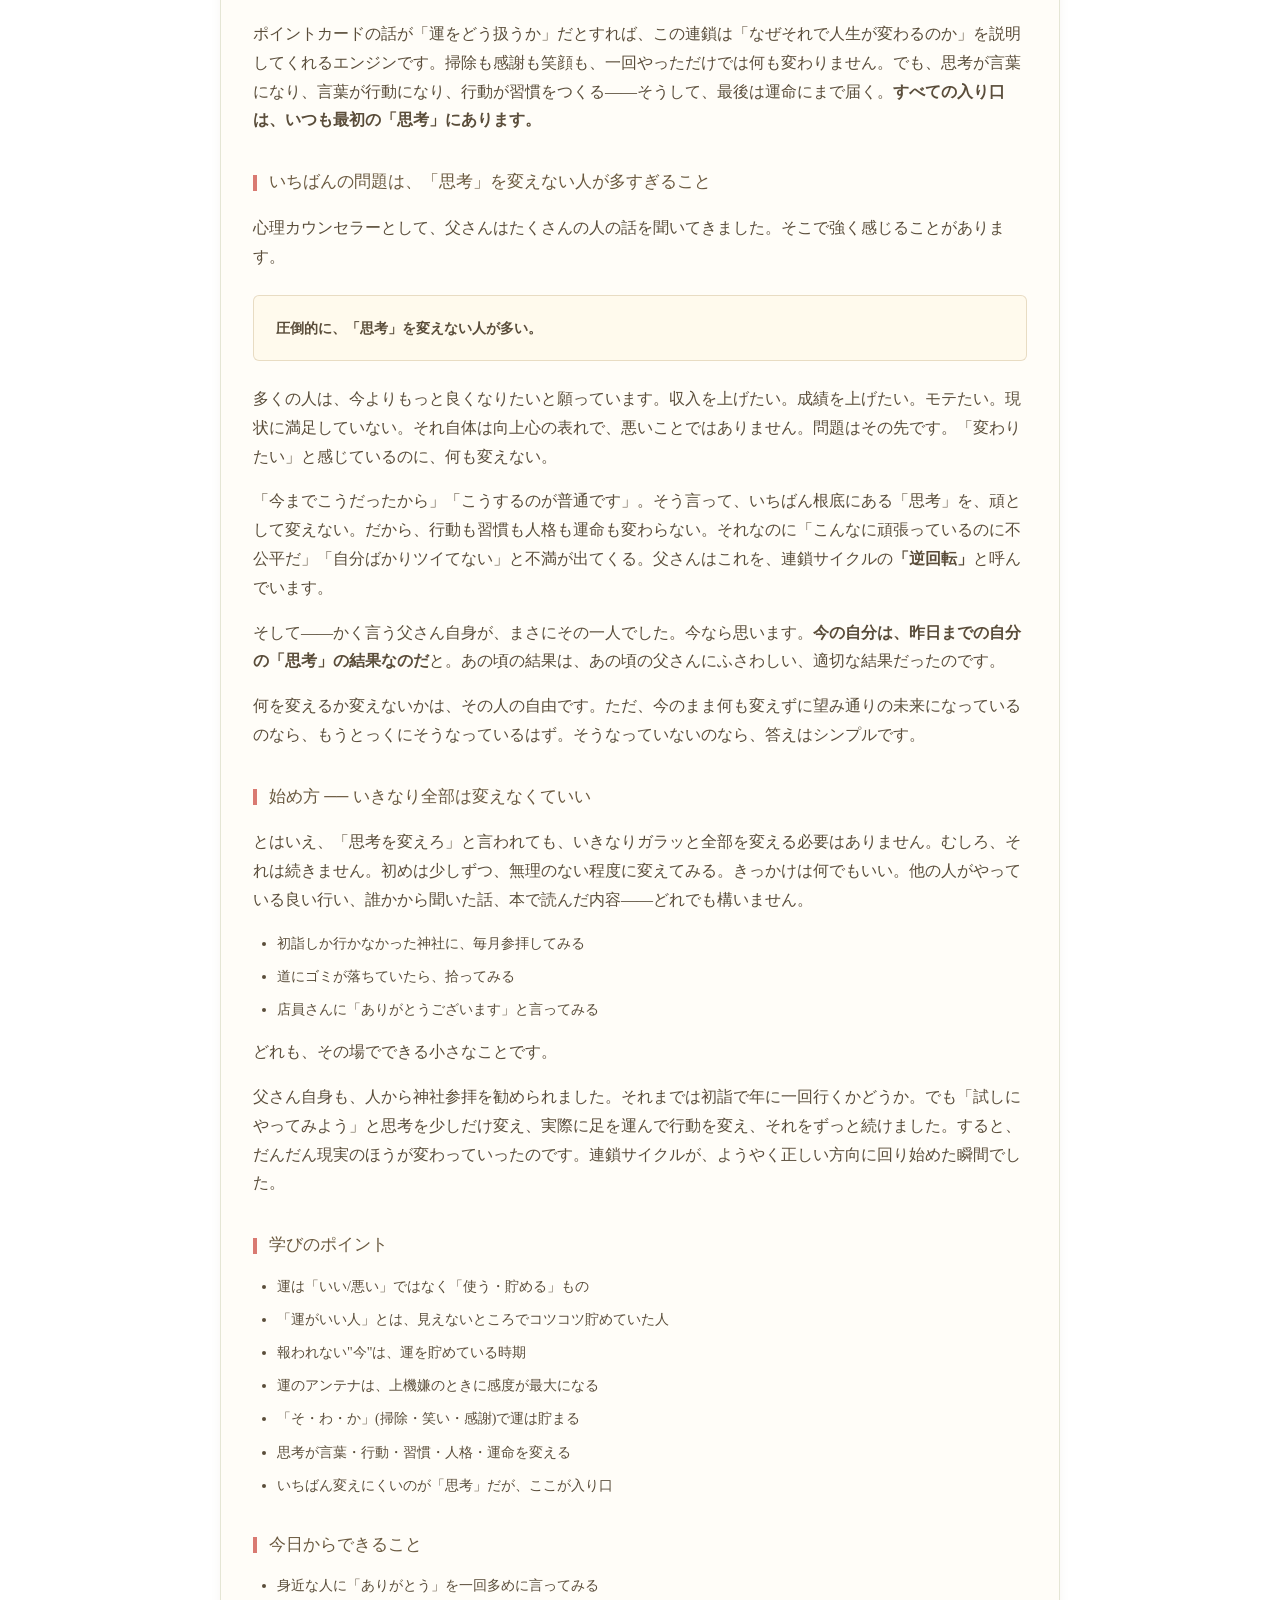
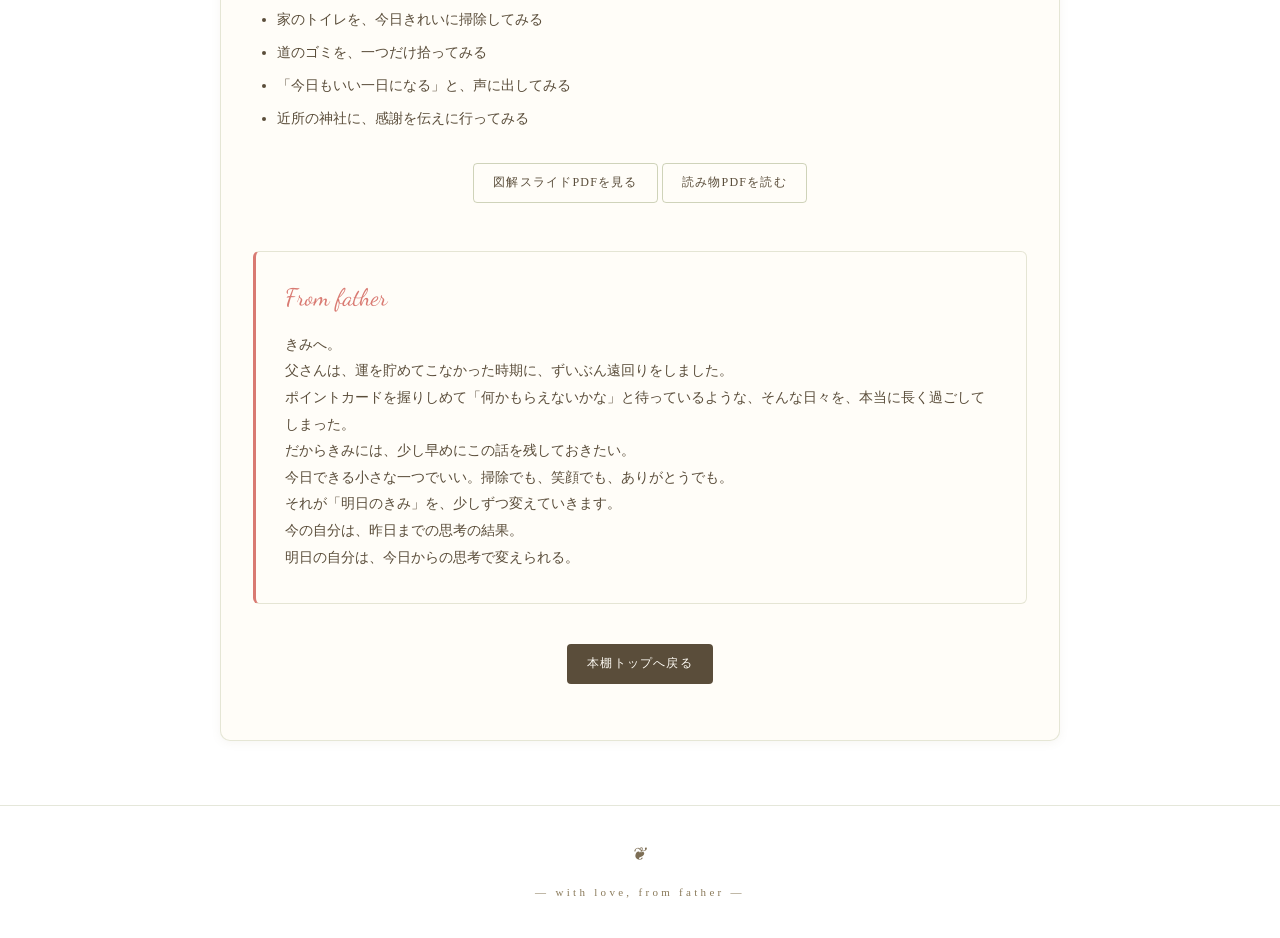
<file: lessons/un-wa-tsukau-tameru.html>
<!DOCTYPE html>
<!--
  lessons/un-wa-tsukau-tameru.html
  「運は、使う・貯めるもの」教材詳細ページ
-->
<html lang="ja">
<head>
  <meta charset="UTF-8">
  <meta name="viewport" content="width=device-width, initial-scale=1.0">
  <title>運は、使う・貯めるもの｜人生の知恵の本棚</title>
  <meta name="description" content="「運がいい人」とは何か。ポイントカードの仕組みに置きかえると、運の正体がはっきり見えてくる。「そ・わ・か」(掃除・笑い・感謝)で運を貯め、思考と運命の連鎖サイクルを正しい方向へ回す。父から、きみへ伝える、運の本当の話。">
  <!-- OGP -->
  <meta property="og:title" content="運は、使う・貯めるもの｜人生の知恵の本棚">
  <meta property="og:description" content="「運がいい人」とは何か。ポイントカードの仕組みに置きかえると、運の正体がはっきり見えてくる。「そ・わ・か」(掃除・笑い・感謝)で運を貯め、思考と運命の連鎖サイクルを正しい方向へ回す。父から、きみへ伝える、運の本当の話。">
  <meta property="og:type" content="article">
  <meta property="og:url" content="https://lampirika358.com/lessons/un-wa-tsukau-tameru.html">
  <meta property="og:site_name" content="人生の知恵の本棚">
  <meta property="og:locale" content="ja_JP">
  <meta name="twitter:card" content="summary">
  <link rel="stylesheet" href="../assets/css/style.css">
  <!-- Google Analytics (gtag.js) -->
  <script async src="https://www.googletagmanager.com/gtag/js?id=G-HHT8TLZ1GN"></script>
  <script>
    window.dataLayer = window.dataLayer || [];
    function gtag(){dataLayer.push(arguments);}
    gtag('js', new Date());
    gtag('config', 'G-HHT8TLZ1GN');
  </script>
</head>
<body>

  <button class="mode-toggle" title="昼夜モード切替(準備中)">☀</button>

  <header class="site-header">
    <div class="container">
      <div class="site-header-inner">
        <p class="site-overline">— A LIBRARY OF WISDOM —</p>
        <h1 class="site-title"><a href="../index.html">Wisdom for Life</a></h1>
        <p class="site-title-jp">人生の知恵の本棚</p>
        <div class="site-divider"></div>
        <p class="site-subtitle">学校では教わらないけれど、生きていくうえで本当に大切なことを、必要な時に取り出せる場所。</p>
      </div>
      <nav class="site-nav">
        <a href="../index.html">本棚トップ</a>
        <a href="../philosophy.html">父の哲学</a>
        <a href="../about.html">この図書館について</a>
        <a href="../letter.html">父から、きみへ</a>
      </nav>
    </div>
  </header>

  <main class="container">
    <article class="article">
      <p class="article-overline">— FORTUNE · 運と人生の本棚 —</p>
      <h2 class="article-title">運は、使う・貯めるもの</h2>
      <p class="article-title-en">Spend or Save</p>
      <div class="article-divider"></div>

      <section class="callout">
        <h3 class="callout-title">In a word</h3>
        <p>運は「いい/悪い」で語るものではない。「使う」か「貯める」かで語るもの。<br>「運がいいあの人」は、見えないところでコツコツ運を貯めてきた人。</p>
      </section>

      <h3 class="article-subtitle">はじめに ── 父は「運を貯める」とは無縁の人間だった</h3>
      <p>
        正直に書くと、かつての父さんは「運を貯める」なんて発想とはまるで無縁の人間でした。そのくせ、いつも心のどこかで「何かいいことが起きないかな」と期待ばかりしていた。そして当然のように、いいことなんてほとんど起きませんでした。
      </p>
      <p>
        今ならその理由がはっきり分かります。当時の父さんの頭の中は、たった一つの単純な構図でできていたからです。
      </p>
      <section class="callout">
        <p style="margin: 0; text-align: center;">
          いいことが起きる ＝ 運がいい ＝ ラッキー
        </p>
      </section>
      <p>
        運をもらうこと、受け取ることばかり考えて、貯めることをまったく考えていなかった。残高ゼロのポイントカードを握りしめて、「何かもらえないかな」と待っているようなものでした。
      </p>
      <p>
        おまけに父さんは、笑顔も苦手でした。いつも考え事をしているような難しい顔をしている——でも実際には、大して何も考えていない。ただ不機嫌そうな顔が、父さんのデフォルトだったのです。これは後で触れますが、「運のアンテナ」を自分で折りにいくような状態でした。
      </p>

      <h3 class="article-subtitle">核心 ── 「運」は良し悪しではなく〈使う・貯める〉もの</h3>
      <p>
        そんな父さんの構図を、根っこからひっくり返してくれた考え方に出会いました。それが、この一言です。
      </p>
      <section class="callout">
        <p style="margin: 0;">
          <strong>運は「いい/悪い」で語るものではない。「使う」か「貯める」かで語るもの。</strong>
        </p>
      </section>
      <p>
        世間では「運がいい人/悪い人」がいると思われがちですが、そうではありません。<strong>運が貯まっている人と、使ってしまった(貯めていない)人がいるだけ。</strong>だから「いいことばかり起こる人」と「悪いことばかり起こる人」がいるように見える、というわけです。
      </p>
      <p>
        かつての父さんは、完全に後者でした。貯めていないのに、いいことだけを期待していた。それで起きないと「なんで自分ばっかり」と不満を言う。当たり前の結果だったのです。
      </p>

      <h3 class="article-subtitle">「運」=「ポイントカード」で考える</h3>
      <p>
        この考え方は、身近なポイントカードに置き換えると、とても分かりやすくなります。
      </p>
      <p>
        買い物をするとポイントが貯まる。これが「いい行いをして運を貯める」にあたります。地味だけれど、確実に積み上がっていく。貯まったポイントを使えば、割引や商品と交換できる——これが「運を使う」、つまりラッキーな出来事です。
      </p>
      <p>
        ポイントには、後から貯まるという性質もあります。「何もしてないのにいいことが起きた」ように見える人ほど、実は過去にコツコツ貯めていた。逆に、貯めていないのに期待ばかりしても、残高は増えません。まさに昔の父さんです。
      </p>
      <p>
        大事な性質は二つ。
      </p>
      <ul class="bullet-list">
        <li>少しずつ使う人もいれば、大きく貯めてドンと使う人もいる——どちらが良い悪いではなく、人による。</li>
        <li>貯めていないのにいいことを期待しても来ない。「運がいいあの人」は、見えないところでポイント(=いい行い)を貯めていた人だったのです。</li>
      </ul>

      <h3 class="article-subtitle">「後払い」── 先に貯めて、あとで使う</h3>
      <p>
        これは、「運は後払い」という言葉でも言いかえられます。ポイントを貯めずに、ごほうびはもらえない。「何もしてないのに、何かもらえないかな」なんて、誰も期待しませんよね。それなのに運になると、貯めてもいないのに、いいことだけを期待してしまう。順番が、逆なのです。
      </p>
      <section class="callout">
        <p style="margin: 0;">
          <strong>「ツイてる」と見える人は、貯めた運を使っているだけ。</strong>
        </p>
      </section>
      <p>
        だから、周りから「あの人はツイてる」と見える人は、特別な何かが降ってきているわけではありません。過去にコツコツ貯めた運を、いま使っているだけ。順番は、いつも「貯める → 使う」なのです。
      </p>
      <p>
        そして、ここがいちばん大事なところ。<strong>頑張っても報われないときは、運が悪いのではなく、運が貯まっている時期だと考えられます。</strong>報われない"今"は、後で使うための運を、せっせと貯めている最中。そう思えると、つらい時期の見え方が、少し変わってきます。
      </p>
      <section class="callout">
        <p style="margin: 0; text-align: center;">
          <strong>報われない"今"は、運を"貯めている"時期。</strong>
        </p>
      </section>

      <h3 class="article-subtitle">運の「アンテナ」は、上機嫌のときに感度が最大になる</h3>
      <p>
        運が大きく変わる瞬間というのが、人生にはあります。それを掴めるアンテナは、みんなが持っています。そしてこのアンテナは、<strong>上機嫌のときに感度が最大になる。</strong>逆に不機嫌だと、まったく働かない。最高の運気がすぐ近くまで来ていても気づけず、そのまま逃げていってしまうのです。
      </p>
      <p>
        ここで、さきほどの「難しい顔」が効いてきます。いつも不機嫌そうな顔をしていた父さんは、たとえ運が貯まっていたとしても、それを受け取るアンテナを自分で鈍らせていた。勝手に悲劇のヒーローを演じて、近くまで来ていた運を、何度も逃がしていたのだと思います。
      </p>

      <h3 class="article-subtitle">運の貯め方と「そ・わ・か」</h3>
      <p>
        では、どうやって運を貯めるのか。基本はシンプルで、世間で「いい行い」と言われていることをすること。その中でも、お金も時間もかからず効率よく貯まるのが「そ・わ・か」——<strong>「掃除・笑い・感謝」</strong>です。きれいごとで終わらせたくないので、父さん自身がやり続けて「これは効く」と実感したことを書きます。
      </p>

      <h3 class="article-subtitle">そ ── 掃除:人がやりたがらないことを、率先して</h3>
      <p>
        「運を貯める」と考えたとき、まず最低限やっておきたいのが、自分の部屋くらいは整理整頓しておくこと。足元が散らかったまま運の話をしても、説得力がありません。貯める前に、まず器を整える。これがスタートラインです。
      </p>
      <p>
        そのうえでおすすめしたいのが、<strong>トイレ掃除</strong>。多くの人が口をそろえて勧めることでもあり、父さんも実際に続けてきました。トイレや排水溝のような、できれば誰もやりたがらない場所こそ意味があります。
      </p>
      <p>
        ここで父さんがよく思い出すのが、<strong>パレートの法則(2:8の法則)</strong>です。世の中の大事な成果は、一部の「2」に集中する、という考え方。人がやりたがらないことを率先して引き受ける人は、それだけで希少な存在になる。だから任され、信頼され、結果としてチャンスがその人のところに集まってくる。人が避けることを進んでやる人は、「2」の側に選ばれやすくなる——父さんはそう捉えています。
      </p>

      <h3 class="article-subtitle">わ ── 笑い:チャンスの「間口」を広げる</h3>
      <p>
        <strong>笑門来福</strong>とは、まさにこのことだと思います。少し理屈っぽく言うと——世の中の考え・モノ・チャンスは、基本的に人伝てでやってきます。ある日突然目が覚めたら何か閃いていた、なんてことはほぼ稀。良いものは、たいてい「誰か」が運んできてくれるのです。
      </p>
      <p>
        だとすれば、答えはシンプル。
      </p>
      <section class="callout">
        <p style="margin: 0;">
          <strong>怒り顔の人と、ニコニコしている人。あなたはどちらに話しかけたいですか。</strong>
        </p>
      </section>
      <p>
        それだけで、チャンスが入ってくる「間口」の広さがまるで変わります。笑顔は、運のアンテナの感度を上げるだけでなく、運の通り道そのものを広げてくれるのです。
      </p>

      <h3 class="article-subtitle">か ── 感謝:「当たり前」を「ありがとう」に変える</h3>
      <p>
        感謝は、最も手軽で、最も効く「いい行い」です。
      </p>
      <p>
        以前『いただきます』でも書いたことですが——自分の努力ではないのに手に入っている恩恵の陰には、必ず<strong>誰かの命懸けの努力</strong>がある。食べ物も、便利さも、今の自分を支えてくれているものは、ほとんどが誰かの働きの上に成り立っています。それを「してくれて当たり前」と受け取るか、「ありがとうございます」と言葉にできるか。この差は、とても大きい。「ありがとう」の効果は、本当に絶大です。
      </p>
      <p>
        父さんは、神社参拝とお墓参りに定期的に行きます。そこでお願いごとを並べるのではなく、いつも伝えているのは二つ。「今日もこうして参拝に来られたことへの感謝」と、「いつも守り、助け、導いてくれていることへの感謝」です。
      </p>
      <p>
        そして、その根っこにあるのが、父さんがいちばん大切にしている感覚——
      </p>
      <section class="callout">
        <p style="margin: 0;">
          <strong>必要なことは、必要なタイミングで経験できるように用意されている。</strong>
        </p>
      </section>
      <p>
        良いことも、一見つらいことも、ちょうど必要なときにやってくる。そう思えるようになると、起きる出来事すべてに感謝が向けられ、自然と上機嫌でいられるのです。
      </p>
      <p>
        掃除と感謝で運を「貯め」、笑いで受け取る「アンテナ」と「間口」を広げる。そわかは、この三つがきれいに噛み合った循環になっています。
      </p>

      <h3 class="article-subtitle">なぜ行動を変えると運が変わるのか ── 「思考と運命の連鎖サイクル」</h3>
      <p>
        ここまでが「何をすればいいか」の話でした。でも、父さんがいちばん大切にしているのは、その奥にある「なぜそれで人生まで変わるのか」という仕組みです。マザー・テレサの言葉として知られる、こんな連鎖があります。
      </p>
      <ol class="bullet-list">
        <li><strong>思考</strong> → 最初に抱いた、心の中の考え</li>
        <li><strong>言葉</strong> → その思考が口に出され、言葉になる</li>
        <li><strong>行動</strong> → その言葉が、行動に移される</li>
        <li><strong>習慣</strong> → 行動が繰り返され、習慣になる</li>
        <li><strong>人格</strong> → 習慣が根づき、その人の人格が形づくられる</li>
        <li><strong>運命</strong> → その人格が、人生の運命を決める</li>
      </ol>
      <p>
        ポイントカードの話が「運をどう扱うか」だとすれば、この連鎖は「なぜそれで人生が変わるのか」を説明してくれるエンジンです。掃除も感謝も笑顔も、一回やっただけでは何も変わりません。でも、思考が言葉になり、言葉が行動になり、行動が習慣をつくる——そうして、最後は運命にまで届く。<strong>すべての入り口は、いつも最初の「思考」にあります。</strong>
      </p>

      <h3 class="article-subtitle">いちばんの問題は、「思考」を変えない人が多すぎること</h3>
      <p>
        心理カウンセラーとして、父さんはたくさんの人の話を聞いてきました。そこで強く感じることがあります。
      </p>
      <section class="callout">
        <p style="margin: 0;">
          <strong>圧倒的に、「思考」を変えない人が多い。</strong>
        </p>
      </section>
      <p>
        多くの人は、今よりもっと良くなりたいと願っています。収入を上げたい。成績を上げたい。モテたい。現状に満足していない。それ自体は向上心の表れで、悪いことではありません。問題はその先です。「変わりたい」と感じているのに、何も変えない。
      </p>
      <p>
        「今までこうだったから」「こうするのが普通です」。そう言って、いちばん根底にある「思考」を、頑として変えない。だから、行動も習慣も人格も運命も変わらない。それなのに「こんなに頑張っているのに不公平だ」「自分ばかりツイてない」と不満が出てくる。父さんはこれを、連鎖サイクルの<strong>「逆回転」</strong>と呼んでいます。
      </p>
      <p>
        そして——かく言う父さん自身が、まさにその一人でした。今なら思います。<strong>今の自分は、昨日までの自分の「思考」の結果なのだ</strong>と。あの頃の結果は、あの頃の父さんにふさわしい、適切な結果だったのです。
      </p>
      <p>
        何を変えるか変えないかは、その人の自由です。ただ、今のまま何も変えずに望み通りの未来になっているのなら、もうとっくにそうなっているはず。そうなっていないのなら、答えはシンプルです。
      </p>

      <h3 class="article-subtitle">始め方 ── いきなり全部は変えなくていい</h3>
      <p>
        とはいえ、「思考を変えろ」と言われても、いきなりガラッと全部を変える必要はありません。むしろ、それは続きません。初めは少しずつ、無理のない程度に変えてみる。きっかけは何でもいい。他の人がやっている良い行い、誰かから聞いた話、本で読んだ内容——どれでも構いません。
      </p>
      <ul class="bullet-list">
        <li>初詣しか行かなかった神社に、毎月参拝してみる</li>
        <li>道にゴミが落ちていたら、拾ってみる</li>
        <li>店員さんに「ありがとうございます」と言ってみる</li>
      </ul>
      <p>
        どれも、その場でできる小さなことです。
      </p>
      <p>
        父さん自身も、人から神社参拝を勧められました。それまでは初詣で年に一回行くかどうか。でも「試しにやってみよう」と思考を少しだけ変え、実際に足を運んで行動を変え、それをずっと続けました。すると、だんだん現実のほうが変わっていったのです。連鎖サイクルが、ようやく正しい方向に回り始めた瞬間でした。
      </p>

      <h3 class="article-subtitle">学びのポイント</h3>
      <ul class="bullet-list">
        <li>運は「いい/悪い」ではなく「使う・貯める」もの</li>
        <li>「運がいい人」とは、見えないところでコツコツ貯めていた人</li>
        <li>報われない"今"は、運を貯めている時期</li>
        <li>運のアンテナは、上機嫌のときに感度が最大になる</li>
        <li>「そ・わ・か」(掃除・笑い・感謝)で運は貯まる</li>
        <li>思考が言葉・行動・習慣・人格・運命を変える</li>
        <li>いちばん変えにくいのが「思考」だが、ここが入り口</li>
      </ul>

      <h3 class="article-subtitle">今日からできること</h3>
      <ul class="bullet-list">
        <li>身近な人に「ありがとう」を一回多めに言ってみる</li>
        <li>家のトイレを、今日きれいに掃除してみる</li>
        <li>道のゴミを、一つだけ拾ってみる</li>
        <li>「今日もいい一日になる」と、声に出してみる</li>
        <li>近所の神社に、感謝を伝えに行ってみる</li>
      </ul>

      <p style="margin-top: 2rem; text-align: center;">
        <a class="btn btn-secondary" href="../assets/pdf/un-wa-tsukau-tameru-slides.pdf" target="_blank" rel="noopener">図解スライドPDFを見る</a>
        <a class="btn btn-secondary" href="../assets/pdf/un-wa-tsukau-tameru-reading.pdf" target="_blank" rel="noopener">読み物PDFを読む</a>
      </p>

      <section class="message-box" style="margin-top: 3rem;">
        <h3 class="message-box-title">From father</h3>
        <p>
          きみへ。<br>
          父さんは、運を貯めてこなかった時期に、ずいぶん遠回りをしました。<br>
          ポイントカードを握りしめて「何かもらえないかな」と待っているような、そんな日々を、本当に長く過ごしてしまった。<br>
          だからきみには、少し早めにこの話を残しておきたい。<br>
          今日できる小さな一つでいい。掃除でも、笑顔でも、ありがとうでも。<br>
          それが「明日のきみ」を、少しずつ変えていきます。<br>
          今の自分は、昨日までの思考の結果。<br>
          明日の自分は、今日からの思考で変えられる。
        </p>
      </section>

      <p style="margin-top: 2.5rem; text-align: center;">
        <a class="btn btn-primary" href="../index.html">本棚トップへ戻る</a>
      </p>
    </article>
  </main>

  <footer class="site-footer">
    <div class="container">
      <p>— with love, from father —</p>
    </div>
  </footer>

  <script src="../assets/js/main.js"></script>
</body>
</html>
</file>
<file: assets/css/style.css>
/* Google Fonts: 優雅な筆記体(昼モードのティーガーデン用) */
@import url('https://fonts.googleapis.com/css2?family=Dancing+Script:wght@400;500;600&family=Cormorant+Garamond:wght@400;500&display=swap');

/* ============================================================
   人生の知恵の本棚  共通スタイル(style.css)  v4 ティーガーデン昼モード
   ----------------------------------------------------------
   昼モード:ヴィンテージ・ライブラリー(default)
   夜モード:エンジェリック・アーカイブ(神秘的な近未来)
   ============================================================ */

/* ============================================================
   昼モード(デフォルト)
   ============================================================ */
:root,
html[data-mode="day"] {
  /* ストロベリー・アフタヌーンティー パレット */
  --color-bg-1:       #faf6ec;   /* クリーム(生成り) */
  --color-bg-2:       #f3e9da;   /* 温かいピーチベージュ */
  --color-paper:      #fffdf8;
  --color-paper-soft: rgba(255, 253, 248, 0.78);

  --color-text:       #5a4d3a;
  --color-text-soft:  #7d6e55;
  --color-muted:      #8a7a5a;

  --color-accent:     #d97a72;   /* ストロベリーコーラル */
  --color-leaf:       #a3bd8e;   /* セージグリーン */
  --color-leaf-dark:  #7e9a6b;

  --color-wood:       #a08560;
  --color-wood-dark:  #7a5a3a;

  /* セージ系の追加色 */
  --color-sage-bg:    rgba(225, 235, 209, 0.75);   /* カード用淡セージ */
  --color-sage-deep:  rgba(206, 222, 184, 0.85);
  --color-sage-line:  rgba(150, 175, 125, 0.4);
  --color-berry:      #c96a78;   /* ストロベリーピンク */

  --color-border:        rgba(150, 160, 110, 0.25);
  --color-border-strong: rgba(150, 160, 110, 0.45);
  --color-coming:        rgba(140, 120, 80, 0.3);

  --shadow-soft:  0 2px 10px rgba(140, 130, 90, 0.08);
  --shadow-card:  0 5px 16px rgba(140, 130, 90, 0.13);
  --shadow-hover: 0 9px 20px rgba(140, 130, 90, 0.18);

  --color-title:      #6b5a40;
  --color-title-soft: #7d6e55;

  --letter-line: rgba(150, 160, 110, 0.1);
  --letter-bg:   #fbf5e8;
}

/* ============================================================
   夜モード(エンジェリック・アーカイブ)
   ============================================================ */
html[data-mode="night"] {
  --color-bg-1:       #0a1530;
  --color-bg-2:       #050a1c;
  --color-paper:      rgba(20, 35, 70, 0.5);
  --color-paper-soft: rgba(30, 50, 90, 0.4);

  --color-text:       #e8edf5;
  --color-text-soft:  #c8d5e8;
  --color-muted:      #aac8ff;

  --color-accent:     #ffd9aa;
  --color-leaf:       #8cf0c8;
  --color-leaf-dark:  #5ec8a8;

  --color-wood:       #5a7ab8;
  --color-wood-dark:  #3a5a98;

  --color-border:        rgba(170, 200, 255, 0.25);
  --color-border-strong: rgba(170, 200, 255, 0.5);
  --color-coming:        rgba(170, 200, 255, 0.3);

  --shadow-soft:  0 0 16px rgba(120, 180, 255, 0.2);
  --shadow-card:  0 0 28px rgba(120, 180, 255, 0.3);
  --shadow-hover: 0 0 48px rgba(170, 200, 255, 0.5);

  --color-title:      #ffffff;
  --color-title-soft: #aac8ff;

  --letter-line: rgba(170, 200, 255, 0.12);
  --letter-bg:   rgba(20, 35, 70, 0.5);
}

/* ============================================================
   共通設定
   ============================================================ */
:root {
  --radius:      6px;
  --radius-lg:   10px;
  --font-script: 'Dancing Script', 'Brush Script MT', 'Snell Roundhand', 'Apple Chancery', cursive;
  --font-jp:     'Hiragino Mincho ProN', 'Yu Mincho', '游明朝', 'Noto Serif JP', serif;
  --font-serif:  'Hiragino Mincho ProN', 'Yu Mincho', '游明朝', 'Noto Serif JP', serif;
  --font-sans:   'Hiragino Sans', 'Yu Gothic', '游ゴシック', 'Noto Sans JP', sans-serif;
}

* {
  box-sizing: border-box;
}

html, body {
  margin: 0;
  padding: 0;
}

body {
  font-family: var(--font-serif);
  color: var(--color-text);
  line-height: 1.8;
  font-size: 16px;
  min-height: 100vh;
  position: relative;
  transition: background 0.8s ease, color 0.8s ease;
}

/* 昼モードの背景:クリーム→ピーチの水彩グラデーション */
html[data-mode="day"] body {
  background:
    radial-gradient(ellipse at 85% 8%, rgba(231, 240, 218, 0.55) 0%, transparent 45%),
    radial-gradient(ellipse at 8% 90%, rgba(238, 218, 200, 0.45) 0%, transparent 45%),
    linear-gradient(160deg, var(--color-bg-1) 0%, var(--color-bg-2) 100%);
  background-attachment: fixed;
}

/* 夜モードの背景:深い宇宙のグラデーション */
html[data-mode="night"] body {
  background:
    radial-gradient(ellipse at top, rgba(80, 140, 200, 0.4) 0%, transparent 50%),
    radial-gradient(ellipse at bottom right, rgba(180, 130, 220, 0.25) 0%, transparent 50%),
    radial-gradient(ellipse at bottom left, rgba(94, 234, 212, 0.15) 0%, transparent 50%),
    linear-gradient(180deg, #0a1530 0%, #050a1c 50%, #02050f 100%);
  background-attachment: fixed;
}

/* 昼モード:水彩スプラッター(ピンクの飛沫)+セージの淡い雲 */
html[data-mode="day"] body::before {
  content: '';
  position: fixed;
  top: 0;
  left: 0;
  right: 0;
  bottom: 0;
  background-image:
    /* ピンクの水彩飛沫(小さなドット) */
    radial-gradient(circle 4px at 12% 18%, rgba(222, 138, 138, 0.30) 0%, transparent 100%),
    radial-gradient(circle 2px at 16% 22%, rgba(222, 138, 138, 0.25) 0%, transparent 100%),
    radial-gradient(circle 3px at 85% 12%, rgba(226, 152, 142, 0.28) 0%, transparent 100%),
    radial-gradient(circle 2px at 89% 16%, rgba(226, 152, 142, 0.20) 0%, transparent 100%),
    radial-gradient(circle 5px at 78% 55%, rgba(222, 138, 138, 0.18) 0%, transparent 100%),
    radial-gradient(circle 2px at 74% 58%, rgba(222, 138, 138, 0.22) 0%, transparent 100%),
    radial-gradient(circle 3px at 22% 72%, rgba(226, 152, 142, 0.22) 0%, transparent 100%),
    radial-gradient(circle 2px at 26% 76%, rgba(226, 152, 142, 0.18) 0%, transparent 100%),
    radial-gradient(circle 4px at 55% 90%, rgba(222, 138, 138, 0.18) 0%, transparent 100%),
    radial-gradient(circle 2px at 59% 87%, rgba(222, 138, 138, 0.22) 0%, transparent 100%),
    radial-gradient(circle 3px at 42% 8%, rgba(222, 138, 138, 0.20) 0%, transparent 100%),
    /* セージグリーンの淡い水彩雲 */
    radial-gradient(ellipse at 5% 10%, rgba(180, 205, 155, 0.22) 0%, transparent 38%),
    radial-gradient(ellipse at 95% 92%, rgba(180, 205, 155, 0.18) 0%, transparent 38%),
    radial-gradient(ellipse at 92% 35%, rgba(225, 200, 175, 0.18) 0%, transparent 35%);
  pointer-events: none;
  z-index: 0;
}

/* ============================================================
   夜モード:背景の特殊エフェクト(全部入り)
   ============================================================ */

/* 星空(画面全体に散らばる星) */
html[data-mode="night"] body::before {
  content: '';
  position: fixed;
  top: 0;
  left: 0;
  right: 0;
  bottom: 0;
  pointer-events: none;
  z-index: 0;
  background-image:
    radial-gradient(2px 2px at 8% 12%, #fff, transparent),
    radial-gradient(1px 1px at 15% 30%, rgba(170, 200, 255, 0.9), transparent),
    radial-gradient(2px 2px at 25% 48%, #fff, transparent),
    radial-gradient(1px 1px at 35% 18%, rgba(255, 217, 170, 0.9), transparent),
    radial-gradient(2px 2px at 45% 65%, rgba(170, 200, 255, 0.9), transparent),
    radial-gradient(1px 1px at 55% 25%, #fff, transparent),
    radial-gradient(2px 2px at 65% 42%, rgba(255, 217, 170, 0.8), transparent),
    radial-gradient(1px 1px at 75% 75%, rgba(170, 200, 255, 1), transparent),
    radial-gradient(2px 2px at 85% 35%, #fff, transparent),
    radial-gradient(1px 1px at 92% 55%, rgba(170, 200, 255, 0.9), transparent),
    radial-gradient(2px 2px at 5% 70%, rgba(255, 217, 170, 0.8), transparent),
    radial-gradient(1px 1px at 18% 85%, #fff, transparent),
    radial-gradient(2px 2px at 30% 92%, rgba(170, 200, 255, 0.9), transparent),
    radial-gradient(1px 1px at 48% 88%, #fff, transparent),
    radial-gradient(2px 2px at 70% 90%, rgba(255, 217, 170, 0.9), transparent),
    radial-gradient(1px 1px at 82% 12%, #fff, transparent),
    radial-gradient(2px 2px at 95% 78%, rgba(170, 200, 255, 0.8), transparent);
  background-size: 100% 200vh;
  background-repeat: repeat-y;
  animation: star-twinkle 3s ease-in-out infinite;
}

@keyframes star-twinkle {
  0%, 100% { opacity: 0.5; }
  50% { opacity: 1; }
}

/* 光の雨(縦方向に降り注ぐ光の線) */
html[data-mode="night"] body::after {
  content: '';
  position: fixed;
  top: 0;
  left: 0;
  right: 0;
  bottom: 0;
  pointer-events: none;
  z-index: 0;
  background-image:
    linear-gradient(180deg, transparent 0%, rgba(170, 200, 255, 0.6) 30%, transparent 60%),
    linear-gradient(180deg, transparent 0%, rgba(255, 217, 170, 0.5) 30%, transparent 60%),
    linear-gradient(180deg, transparent 0%, rgba(200, 170, 255, 0.5) 30%, transparent 60%),
    linear-gradient(180deg, transparent 0%, rgba(170, 200, 255, 0.5) 30%, transparent 60%),
    linear-gradient(180deg, transparent 0%, rgba(255, 217, 170, 0.4) 30%, transparent 60%),
    linear-gradient(180deg, transparent 0%, rgba(170, 200, 255, 0.6) 30%, transparent 60%),
    linear-gradient(180deg, transparent 0%, rgba(200, 170, 255, 0.4) 30%, transparent 60%),
    linear-gradient(180deg, transparent 0%, rgba(170, 200, 255, 0.5) 30%, transparent 60%);
  background-size:
    1px 80px,
    1px 100px,
    1px 70px,
    1px 90px,
    1px 110px,
    1px 80px,
    1px 95px,
    1px 75px;
  background-position:
    8% 0,
    20% 0,
    35% 0,
    48% 0,
    62% 0,
    74% 0,
    86% 0,
    95% 0;
  background-repeat: no-repeat;
  animation: light-rain 5s linear infinite;
}

@keyframes light-rain {
  0% {
    background-position:
      8% -80px,
      20% -100px,
      35% -70px,
      48% -90px,
      62% -110px,
      74% -80px,
      86% -95px,
      95% -75px;
    opacity: 0;
  }
  20% { opacity: 0.8; }
  80% { opacity: 0.8; }
  100% {
    background-position:
      8% 100vh,
      20% 100vh,
      35% 100vh,
      48% 100vh,
      62% 100vh,
      74% 100vh,
      86% 100vh,
      95% 100vh;
    opacity: 0;
  }
}

.container {
  max-width: 880px;
  margin: 0 auto;
  padding: 0 20px;
  position: relative;
  z-index: 2;
}

/* ============================================================
   ヘッダー
   ============================================================ */
.site-header {
  text-align: center;
  padding: 4rem 0 2rem;
  position: relative;
}

.site-header-inner {
  position: relative;
}

/* 昼モード:葉の装飾 */
html[data-mode="day"] .site-header-inner::before {
  content: '';
  position: absolute;
  top: -25px;
  left: -20px;
  width: 140px;
  height: 110px;
  background-image: url("data:image/svg+xml,<svg xmlns='http://www.w3.org/2000/svg' viewBox='0 0 140 110'><path d='M5 5 Q40 35 75 75 Q95 95 115 105' fill='none' stroke='%237e9a6b' stroke-width='2.5' opacity='0.42'/><path d='M40 28 Q60 48 72 70' fill='none' stroke='%238aa874' stroke-width='1.8' opacity='0.35'/><ellipse cx='20' cy='15' rx='7' ry='12' fill='%238fae78' opacity='0.55' transform='rotate(-35 20 15)'/><ellipse cx='42' cy='32' rx='6' ry='11' fill='%23a3bd8e' opacity='0.52' transform='rotate(-18 42 32)'/><ellipse cx='62' cy='52' rx='6.5' ry='11' fill='%23b5c9a0' opacity='0.5' transform='rotate(-42 62 52)'/><ellipse cx='82' cy='74' rx='6' ry='10' fill='%238fae78' opacity='0.46' transform='rotate(-15 82 74)'/><ellipse cx='102' cy='92' rx='5' ry='9' fill='%23a3bd8e' opacity='0.42' transform='rotate(-38 102 92)'/><ellipse cx='52' cy='40' rx='5' ry='9' fill='%23b5c9a0' opacity='0.46' transform='rotate(35 52 40)'/><ellipse cx='70' cy='62' rx='5' ry='9' fill='%238fae78' opacity='0.42' transform='rotate(28 70 62)'/><circle cx='35' cy='24' r='3.2' fill='%23c96a78' opacity='0.5'/><circle cx='90' cy='82' r='2.6' fill='%23d98a92' opacity='0.45'/></svg>");
  background-repeat: no-repeat;
  background-size: contain;
  pointer-events: none;
  animation: leaf-sway 6s ease-in-out infinite;
  transform-origin: top left;
}

html[data-mode="day"] .site-header-inner::after {
  content: '';
  position: absolute;
  top: -25px;
  right: -20px;
  width: 140px;
  height: 110px;
  background-image: url("data:image/svg+xml,<svg xmlns='http://www.w3.org/2000/svg' viewBox='0 0 140 110'><g transform='translate(140,0) scale(-1,1)'><path d='M5 5 Q40 35 75 75 Q95 95 115 105' fill='none' stroke='%237e9a6b' stroke-width='2.5' opacity='0.42'/><path d='M40 28 Q60 48 72 70' fill='none' stroke='%238aa874' stroke-width='1.8' opacity='0.35'/><ellipse cx='20' cy='15' rx='7' ry='12' fill='%238fae78' opacity='0.55' transform='rotate(-35 20 15)'/><ellipse cx='42' cy='32' rx='6' ry='11' fill='%23a3bd8e' opacity='0.52' transform='rotate(-18 42 32)'/><ellipse cx='62' cy='52' rx='6.5' ry='11' fill='%23b5c9a0' opacity='0.5' transform='rotate(-42 62 52)'/><ellipse cx='82' cy='74' rx='6' ry='10' fill='%238fae78' opacity='0.46' transform='rotate(-15 82 74)'/><ellipse cx='102' cy='92' rx='5' ry='9' fill='%23a3bd8e' opacity='0.42' transform='rotate(-38 102 92)'/><ellipse cx='52' cy='40' rx='5' ry='9' fill='%23b5c9a0' opacity='0.46' transform='rotate(35 52 40)'/><ellipse cx='70' cy='62' rx='5' ry='9' fill='%238fae78' opacity='0.42' transform='rotate(28 70 62)'/><circle cx='35' cy='24' r='3.2' fill='%23c96a78' opacity='0.5'/><circle cx='90' cy='82' r='2.6' fill='%23d98a92' opacity='0.45'/></g></svg>");
  background-repeat: no-repeat;
  background-size: contain;
  pointer-events: none;
  animation: leaf-sway 7s ease-in-out infinite reverse;
  transform-origin: top right;
}

@keyframes leaf-sway {
  0%, 100% { transform: rotate(0deg); }
  50% { transform: rotate(3deg); }
}

/* 夜モード:大きな魔法陣(外側、ゆっくり回転) */
html[data-mode="night"] .site-header-inner::before {
  content: '';
  position: absolute;
  top: -80px;
  left: 50%;
  transform: translateX(-50%);
  width: 600px;
  height: 600px;
  max-width: 90vw;
  max-height: 90vw;
  background-image: url("data:image/svg+xml,%3Csvg xmlns='http://www.w3.org/2000/svg' viewBox='0 0 600 600'%3E%3Ccircle cx='300' cy='300' r='280' fill='none' stroke='%237ab8ff' stroke-width='0.8' opacity='0.5'/%3E%3Ccircle cx='300' cy='300' r='240' fill='none' stroke='%237ab8ff' stroke-width='0.5' opacity='0.4' stroke-dasharray='4,8'/%3E%3Ccircle cx='300' cy='300' r='200' fill='none' stroke='%23aac8ff' stroke-width='0.5' opacity='0.4'/%3E%3Cpolygon points='300,60 525,440 75,440' fill='none' stroke='%237ab8ff' stroke-width='0.6' opacity='0.4'/%3E%3Cpolygon points='300,540 75,160 525,160' fill='none' stroke='%237ab8ff' stroke-width='0.6' opacity='0.4'/%3E%3Ccircle cx='300' cy='60' r='4' fill='%23ffd9aa' opacity='0.8'/%3E%3Ccircle cx='525' cy='440' r='3' fill='%237ab8ff' opacity='0.7'/%3E%3Ccircle cx='75' cy='440' r='3' fill='%237ab8ff' opacity='0.7'/%3E%3Ccircle cx='300' cy='540' r='4' fill='%23ffd9aa' opacity='0.8'/%3E%3Ccircle cx='75' cy='160' r='3' fill='%237ab8ff' opacity='0.7'/%3E%3Ccircle cx='525' cy='160' r='3' fill='%237ab8ff' opacity='0.7'/%3E%3C/svg%3E");
  background-repeat: no-repeat;
  background-size: contain;
  pointer-events: none;
  z-index: -1;
  animation: magic-rotate-slow 90s linear infinite;
  opacity: 0.7;
}

/* 夜モード:中側の魔法陣(逆回転、文字入り) */
html[data-mode="night"] .site-header-inner::after {
  content: '';
  position: absolute;
  top: -40px;
  left: 50%;
  transform: translateX(-50%);
  width: 400px;
  height: 400px;
  max-width: 70vw;
  max-height: 70vw;
  background-image: url("data:image/svg+xml,%3Csvg xmlns='http://www.w3.org/2000/svg' viewBox='0 0 400 400'%3E%3Ccircle cx='200' cy='200' r='180' fill='none' stroke='%23aac8ff' stroke-width='0.5' opacity='0.5' stroke-dasharray='2,4'/%3E%3Ccircle cx='200' cy='200' r='140' fill='none' stroke='%23aac8ff' stroke-width='0.6' opacity='0.5'/%3E%3Ccircle cx='200' cy='200' r='100' fill='none' stroke='%23aac8ff' stroke-width='0.4' opacity='0.4' stroke-dasharray='3,6'/%3E%3Ctext x='200' y='30' text-anchor='middle' fill='%23aac8ff' opacity='0.7' style='font-size: 11px; letter-spacing: 0.4em;'%3E%E2%9C%A6 WISDOM %E2%9C%A6 KNOWLEDGE %E2%9C%A6%3C/text%3E%3Ctext x='200' y='380' text-anchor='middle' fill='%23aac8ff' opacity='0.7' style='font-size: 11px; letter-spacing: 0.4em;'%3E%E2%9C%A6 LIGHT %E2%9C%A6 LOVE %E2%9C%A6%3C/text%3E%3C/svg%3E");
  background-repeat: no-repeat;
  background-size: contain;
  pointer-events: none;
  z-index: -1;
  animation: magic-rotate-rev 60s linear infinite;
  opacity: 0.7;
}

@keyframes magic-rotate-slow {
  from { transform: translateX(-50%) rotate(0deg); }
  to { transform: translateX(-50%) rotate(360deg); }
}

@keyframes magic-rotate-rev {
  from { transform: translateX(-50%) rotate(360deg); }
  to { transform: translateX(-50%) rotate(0deg); }
}

/* 夜モード:中央の脈動する太陽光輪 */
html[data-mode="night"] .site-header::before {
  content: '';
  position: absolute;
  top: 30px;
  left: 50%;
  transform: translateX(-50%);
  width: 100px;
  height: 100px;
  border-radius: 50%;
  background:
    radial-gradient(circle, rgba(255, 230, 170, 0.9) 0%, rgba(255, 200, 120, 0.6) 30%, rgba(255, 200, 120, 0.2) 60%, transparent 80%);
  pointer-events: none;
  z-index: 0;
  animation: sun-pulse 4s ease-in-out infinite;
  filter: blur(2px);
}

@keyframes sun-pulse {
  0%, 100% { opacity: 0.6; transform: translateX(-50%) scale(1); }
  50% { opacity: 1; transform: translateX(-50%) scale(1.15); }
}

.site-overline {
  font-size: 11px;
  color: var(--color-muted);
  letter-spacing: 0.4em;
  margin: 0 0 0.8rem;
  position: relative;
  z-index: 2;
}

.site-title {
  font-family: var(--font-script);
  font-size: 56px;
  color: var(--color-title);
  margin: 0;
  font-weight: 400;
  line-height: 1;
  letter-spacing: 0.02em;
  position: relative;
  z-index: 2;
  transition: color 0.8s ease, text-shadow 0.8s ease;
}

html[data-mode="night"] .site-title {
  text-shadow:
    0 0 20px rgba(170, 200, 255, 0.8),
    0 0 40px rgba(170, 200, 255, 0.4);
}

.site-title a {
  color: inherit;
  text-decoration: none;
}

.site-title-jp {
  font-family: var(--font-serif);
  font-size: 18px;
  color: var(--color-title-soft);
  margin: 0.5rem 0 0;
  letter-spacing: 0.15em;
  font-weight: 500;
  position: relative;
  z-index: 2;
  transition: color 0.8s ease;
}

.site-divider {
  width: 80px;
  height: 1px;
  background: var(--color-border-strong);
  margin: 1rem auto;
  position: relative;
  z-index: 2;
}

.site-subtitle {
  font-size: 13px;
  color: var(--color-text-soft);
  margin: 0;
  letter-spacing: 0.05em;
  position: relative;
  z-index: 2;
}

.site-nav {
  display: flex;
  justify-content: center;
  gap: 2rem;
  margin-top: 1.5rem;
  flex-wrap: wrap;
  position: relative;
  z-index: 2;
}

.site-nav a {
  color: var(--color-text-soft);
  text-decoration: none;
  font-size: 13px;
  letter-spacing: 0.1em;
  padding: 0.3rem 0;
  border-bottom: 1px solid transparent;
  transition: all 0.3s ease;
}

.site-nav a:hover,
.site-nav a.is-active {
  color: var(--color-accent);
  border-bottom-color: var(--color-accent);
}

html[data-mode="night"] .site-nav a:hover,
html[data-mode="night"] .site-nav a.is-active {
  text-shadow: 0 0 8px rgba(255, 217, 170, 0.6);
}

/* ============================================================
   切替ボタン
   ============================================================ */
.mode-toggle {
  position: fixed;
  top: 20px;
  right: 20px;
  width: 48px;
  height: 48px;
  border-radius: 50%;
  background: var(--color-paper);
  border: 1px solid var(--color-border-strong);
  display: flex;
  align-items: center;
  justify-content: center;
  cursor: pointer;
  font-size: 22px;
  z-index: 100;
  box-shadow: var(--shadow-soft);
  transition: all 0.4s ease;
  font-family: var(--font-serif);
}

.mode-toggle:hover {
  transform: scale(1.1) rotate(15deg);
  box-shadow: var(--shadow-card);
}

html[data-mode="night"] .mode-toggle {
  background: rgba(20, 35, 70, 0.7);
  backdrop-filter: blur(12px);
  -webkit-backdrop-filter: blur(12px);
  box-shadow: 0 0 16px rgba(170, 200, 255, 0.4);
  color: #ffd9aa;
  text-shadow: 0 0 8px rgba(255, 217, 170, 0.6);
}

/* ============================================================
   セクション
   ============================================================ */
.section {
  margin: 3rem 0;
  position: relative;
  z-index: 2;
}

.intro {
  text-align: center;
  padding: 1.5rem 1rem;
  margin: 2rem 0 3rem;
  font-size: 14px;
  color: var(--color-text-soft);
  line-height: 2;
}

.section-chapter {
  text-align: center;
  margin-bottom: 1.5rem;
}

.section-chapter-overline {
  font-size: 11px;
  color: var(--color-muted);
  letter-spacing: 0.4em;
  margin: 0;
}

.section-chapter-title {
  font-family: var(--font-script);
  font-size: 38px;
  color: var(--color-title);
  margin: 0.3rem 0;
  font-weight: 400;
  line-height: 1;
  transition: color 0.8s ease, text-shadow 0.8s ease;
}

html[data-mode="night"] .section-chapter-title {
  text-shadow:
    0 0 16px rgba(170, 200, 255, 0.6),
    0 0 32px rgba(170, 200, 255, 0.3);
}

.section-chapter-jp {
  font-size: 14px;
  color: var(--color-text-soft);
  margin: 0;
  letter-spacing: 0.1em;
}

/* 区切り線 */
.divider {
  display: flex;
  align-items: center;
  justify-content: center;
  margin: 3rem 0;
}

.divider-line {
  flex: 1;
  height: 1px;
  background: linear-gradient(90deg, transparent, var(--color-border-strong), transparent);
  max-width: 200px;
}

.divider-mark {
  margin: 0 1.2rem;
  color: var(--color-muted);
  font-size: 16px;
}

html[data-mode="night"] .divider-mark {
  color: var(--color-accent);
  text-shadow: 0 0 12px rgba(255, 217, 170, 0.8);
}

/* ============================================================
   カテゴリーカード
   ============================================================ */
.category-grid {
  display: grid;
  grid-template-columns: repeat(auto-fill, minmax(140px, 1fr));
  gap: 14px;
  margin-top: 1.5rem;
}

.category-card {
  display: flex;
  flex-direction: column;
  align-items: center;
  justify-content: center;
  padding: 1.2rem 0.6rem;
  background: var(--color-paper-soft);
  border: 1px solid var(--color-border);
  border-radius: var(--radius);
  text-decoration: none;
  color: var(--color-text);
  box-shadow: var(--shadow-soft);
  transition: all 0.3s ease;
  text-align: center;
  backdrop-filter: blur(4px);
  -webkit-backdrop-filter: blur(4px);
}

html[data-mode="night"] .category-card {
  background: linear-gradient(180deg, rgba(80, 140, 220, 0.15) 0%, rgba(30, 60, 130, 0.25) 100%);
  border: 1px solid rgba(170, 200, 255, 0.3);
  box-shadow:
    0 0 16px rgba(80, 140, 220, 0.2),
    inset 0 0 12px rgba(170, 200, 255, 0.05);
}

.category-card:hover {
  transform: translateY(-3px);
  box-shadow: var(--shadow-card);
  border-color: var(--color-border-strong);
}

html[data-mode="night"] .category-card:hover {
  box-shadow:
    0 0 24px rgba(170, 200, 255, 0.5),
    inset 0 0 16px rgba(170, 200, 255, 0.1);
}

.category-icon {
  font-size: 28px;
  margin-bottom: 0.4rem;
}

html[data-mode="night"] .category-icon {
  filter: drop-shadow(0 0 8px rgba(170, 200, 255, 0.5));
}

.category-name {
  font-size: 13px;
  letter-spacing: 0.05em;
  line-height: 1.5;
}

/* ------ 3×3グリッド (本棚一覧専用) ------ */
.category-grid-3x3 {
  grid-template-columns: repeat(3, 1fr);
  gap: 18px;
  max-width: 100%;
  margin-left: auto;
  margin-right: auto;
}

.category-grid-3x3 .category-card {
  padding: 1.6rem 0.8rem;
  min-height: 120px;
}

.category-grid-3x3 .category-icon {
  font-size: 32px;
  margin-bottom: 0.6rem;
}

.category-grid-3x3 .category-name {
  font-size: 14px;
}

/* ============================================================
   父の哲学バナー
   ============================================================ */
.philosophy-banner {
  margin: 3rem auto;
  padding: 2.5rem 2rem;
  text-align: center;
  background: var(--color-paper-soft);
  border: 1px solid var(--color-border);
  border-radius: var(--radius);
  box-shadow: var(--shadow-soft);
  position: relative;
  backdrop-filter: blur(4px);
  -webkit-backdrop-filter: blur(4px);
}

html[data-mode="night"] .philosophy-banner {
  background: linear-gradient(180deg, rgba(80, 140, 220, 0.12) 0%, rgba(30, 60, 130, 0.22) 100%);
  border: 1px solid rgba(170, 200, 255, 0.3);
  box-shadow:
    0 0 20px rgba(80, 140, 220, 0.2),
    inset 0 0 15px rgba(170, 200, 255, 0.05);
}

.philosophy-banner-overline {
  font-size: 11px;
  letter-spacing: 0.3em;
  color: var(--color-text-soft);
  margin-bottom: 0.8rem;
}

.philosophy-banner-title {
  font-family: var(--font-jp);
  font-size: 24px;
  font-weight: 500;
  margin: 0 0 1rem;
  color: var(--color-text);
  letter-spacing: 0.05em;
}

html[data-mode="night"] .philosophy-banner-title {
  color: #e8f0ff;
  text-shadow: 0 0 12px rgba(170, 200, 255, 0.4);
}

.philosophy-banner-desc {
  font-size: 14px;
  line-height: 1.9;
  color: var(--color-text-soft);
  margin-bottom: 1.5rem;
}

.philosophy-banner-keywords {
  display: flex;
  flex-wrap: wrap;
  justify-content: center;
  gap: 12px 18px;
  margin: 1rem 0;
}

.philosophy-banner-keywords span {
  display: inline-block;
  padding: 0.4rem 1rem;
  background: rgba(255, 255, 255, 0.4);
  border: 1px solid var(--color-border);
  border-radius: 20px;
  font-size: 13px;
  letter-spacing: 0.05em;
  color: var(--color-text);
}

html[data-mode="night"] .philosophy-banner-keywords span {
  background: rgba(80, 140, 220, 0.15);
  border: 1px solid rgba(170, 200, 255, 0.3);
  color: #e8f0ff;
  box-shadow: 0 0 8px rgba(170, 200, 255, 0.15);
}

/* ============================================================
   philosophy.html  6つの哲学カード(ハブグリッド)
   ============================================================ */
.philosophy-grid {
  display: grid;
  grid-template-columns: repeat(3, 1fr);
  gap: 18px;
  margin: 2.5rem auto 1rem;
}

.philosophy-card {
  display: flex;
  flex-direction: column;
  align-items: center;
  justify-content: center;
  text-align: center;
  padding: 1.8rem 1rem;
  background: var(--color-paper-soft);
  border: 1px solid var(--color-border);
  border-radius: var(--radius);
  text-decoration: none;
  color: var(--color-text);
  transition: all 0.3s ease;
  position: relative;
  box-shadow: var(--shadow-soft);
  min-height: 160px;
}

html[data-mode="night"] .philosophy-card {
  background: linear-gradient(180deg, rgba(80, 140, 220, 0.10) 0%, rgba(30, 60, 130, 0.20) 100%);
  border: 1px solid rgba(170, 200, 255, 0.25);
  color: #e8f0ff;
}

.philosophy-card:hover {
  transform: translateY(-3px);
  box-shadow: var(--shadow-card);
  border-color: var(--color-accent);
}

html[data-mode="night"] .philosophy-card:hover {
  border-color: rgba(170, 200, 255, 0.6);
  box-shadow: 0 0 20px rgba(170, 200, 255, 0.25);
}

.philosophy-card.is-coming {
  opacity: 0.65;
  cursor: default;
}

.philosophy-card.is-coming:hover {
  transform: none;
  border-color: var(--color-border);
}

.philosophy-card-icon {
  font-size: 38px;
  margin-bottom: 0.6rem;
  display: block;
}

.philosophy-card-name {
  font-family: var(--font-jp);
  font-size: 18px;
  font-weight: 500;
  letter-spacing: 0.1em;
  margin-bottom: 0.3rem;
}

.philosophy-card-en {
  font-size: 11px;
  letter-spacing: 0.2em;
  color: var(--color-text-soft);
  margin-bottom: 0.6rem;
}

.philosophy-card-status {
  display: inline-block;
  font-size: 10px;
  letter-spacing: 0.1em;
  padding: 0.2rem 0.6rem;
  border-radius: 10px;
  background: rgba(155, 176, 136, 0.2);
  color: #6a7a4a;
}

.philosophy-card.is-coming .philosophy-card-status {
  background: rgba(168, 144, 112, 0.18);
  color: #8a7050;
}

html[data-mode="night"] .philosophy-card-status {
  background: rgba(170, 200, 255, 0.15);
  color: #c8d8ff;
}

html[data-mode="night"] .philosophy-card.is-coming .philosophy-card-status {
  background: rgba(255, 255, 255, 0.05);
  color: #a8b0c0;
}

/* ============================================================
   エッセイ装飾
   ============================================================ */
.essay-subtitle {
  text-align: center;
  font-size: 14px;
  font-style: italic;
  color: var(--color-text-soft);
  letter-spacing: 0.05em;
  margin: -0.5rem 0 0.8rem;
}

html[data-mode="night"] .essay-subtitle {
  color: #b8c8e0;
}

.essay-figure {
  margin: 2rem auto;
  text-align: center;
}

.essay-figure-single img {
  max-width: 280px;
  width: 100%;
  height: auto;
  border-radius: 6px;
  box-shadow: 0 4px 20px rgba(0, 0, 0, 0.15);
  border: 1px solid var(--color-border);
}

html[data-mode="night"] .essay-figure-single img {
  box-shadow: 0 0 25px rgba(170, 200, 255, 0.25);
  border: 1px solid rgba(170, 200, 255, 0.3);
}

.essay-figure-pair {
  display: grid;
  grid-template-columns: 1fr 1fr;
  gap: 16px;
  max-width: 560px;
  margin: 2rem auto 0.5rem;
}

.essay-figure-pair img {
  width: 100%;
  height: auto;
  border-radius: 6px;
  box-shadow: 0 3px 14px rgba(0, 0, 0, 0.12);
  border: 1px solid var(--color-border);
}

html[data-mode="night"] .essay-figure-pair img {
  box-shadow: 0 0 18px rgba(170, 200, 255, 0.2);
  border: 1px solid rgba(170, 200, 255, 0.25);
}

/* 3枚並び(御朱印トリオ) */
.essay-figure-trio {
  display: grid;
  grid-template-columns: 1fr 1fr 1fr;
  gap: 14px;
  max-width: 720px;
  margin: 2rem auto 0.5rem;
}

.essay-figure-trio img {
  width: 100%;
  height: auto;
  border-radius: 6px;
  box-shadow: 0 3px 14px rgba(0, 0, 0, 0.12);
  border: 1px solid var(--color-border);
}

html[data-mode="night"] .essay-figure-trio img {
  box-shadow: 0 0 18px rgba(170, 200, 255, 0.2);
  border: 1px solid rgba(170, 200, 255, 0.25);
}

.essay-figure-trio figcaption {
  font-size: 11px;
  text-align: center;
  margin-top: 0.5rem;
  color: var(--color-text-soft);
  font-style: italic;
  letter-spacing: 0.03em;
}

.essay-figure figcaption {
  font-size: 12px;
  color: var(--color-text-soft);
  margin-top: 0.6rem;
  font-style: italic;
  letter-spacing: 0.03em;
}

.essay-figure-pair figcaption {
  font-size: 11px;
  margin-top: 0.4rem;
}

.essay-figure-note {
  text-align: center;
  font-size: 12px;
  color: var(--color-text-soft);
  font-style: italic;
  margin-top: 0 !important;
  margin-bottom: 2rem !important;
  letter-spacing: 0.03em;
}

html[data-mode="night"] .essay-figure figcaption,
html[data-mode="night"] .essay-figure-note {
  color: #b8c8e0;
}

/* 余談セクション */
.essay-aside {
  margin: 2rem auto;
  padding: 2rem 1.8rem;
  background: rgba(252, 245, 227, 0.4);
  border-left: 3px solid var(--color-accent);
  border-radius: 4px;
}

html[data-mode="night"] .essay-aside {
  background: rgba(30, 60, 130, 0.15);
  border-left: 3px solid rgba(170, 200, 255, 0.4);
}

.essay-aside-overline {
  font-size: 11px;
  letter-spacing: 0.3em;
  color: var(--color-text-soft);
  margin-bottom: 0.5rem;
  text-align: center;
}

.essay-aside-title {
  font-family: var(--font-jp);
  font-size: 20px;
  font-weight: 500;
  text-align: center;
  margin: 0 0 1.5rem;
  color: var(--color-text);
  letter-spacing: 0.08em;
}

html[data-mode="night"] .essay-aside-title {
  color: #e8f0ff;
}

.essay-aside-subtitle {
  font-family: var(--font-jp);
  font-size: 16px;
  font-weight: 500;
  margin: 1.8rem 0 0.8rem;
  padding-left: 0.6rem;
  border-left: 2px solid var(--color-accent);
  color: var(--color-text);
}

html[data-mode="night"] .essay-aside-subtitle {
  color: #d8e0f0;
  border-left: 2px solid rgba(170, 200, 255, 0.5);
}

/* ============================================================
   教材カード(夜はクリスタル本)
   ============================================================ */
.book-grid {
  display: grid;
  grid-template-columns: repeat(auto-fill, minmax(220px, 1fr));
  gap: 16px;
  margin-top: 1.2rem;
}

.book-card {
  background: var(--color-paper-soft);
  border: 1px solid var(--color-border);
  border-radius: var(--radius);
  padding: 1.4rem 1.2rem 1.2rem;
  text-align: center;
  cursor: pointer;
  transition: all 0.3s ease;
  display: flex;
  flex-direction: column;
  position: relative;
  backdrop-filter: blur(4px);
  -webkit-backdrop-filter: blur(4px);
}

/* 夜モードのクリスタル本(基本) */
html[data-mode="night"] .book-card {
  background: linear-gradient(180deg, rgba(80, 140, 220, 0.15) 0%, rgba(30, 60, 130, 0.3) 100%);
  border: 1px solid rgba(170, 200, 255, 0.5);
  box-shadow:
    0 0 16px rgba(80, 140, 220, 0.3),
    inset 0 0 12px rgba(170, 200, 255, 0.05);
}

/* 夜モード:時間の本棚(青系) */
html[data-mode="night"] #shelf-time .book-card {
  background: linear-gradient(180deg, rgba(74, 158, 255, 0.18) 0%, rgba(30, 80, 180, 0.35) 100%);
  border-color: rgba(120, 200, 255, 0.6);
  box-shadow: 0 0 18px rgba(120, 200, 255, 0.3), inset 0 0 12px rgba(120, 200, 255, 0.08);
}

/* 夜モード:自分を育てる本棚(翡翠) */
html[data-mode="night"] #shelf-self .book-card {
  background: linear-gradient(180deg, rgba(94, 234, 212, 0.18) 0%, rgba(20, 130, 110, 0.35) 100%);
  border-color: rgba(140, 240, 200, 0.6);
  box-shadow: 0 0 18px rgba(94, 234, 200, 0.3), inset 0 0 12px rgba(140, 240, 200, 0.08);
}

/* 夜モード:心を整える本棚(紫) */
html[data-mode="night"] #shelf-mind .book-card {
  background: linear-gradient(180deg, rgba(167, 139, 250, 0.18) 0%, rgba(80, 50, 180, 0.35) 100%);
  border-color: rgba(200, 170, 255, 0.6);
  box-shadow: 0 0 18px rgba(167, 139, 250, 0.3), inset 0 0 12px rgba(200, 170, 255, 0.08);
}

/* 夜モード:人間関係の本棚(ピンク) */
html[data-mode="night"] #shelf-relation .book-card {
  background: linear-gradient(180deg, rgba(255, 130, 180, 0.18) 0%, rgba(180, 50, 100, 0.35) 100%);
  border-color: rgba(255, 170, 200, 0.6);
  box-shadow: 0 0 18px rgba(255, 130, 180, 0.3), inset 0 0 12px rgba(255, 170, 200, 0.08);
}

/* 夜モード:お金と仕事の本棚(金色) */
html[data-mode="night"] #shelf-money .book-card {
  background: linear-gradient(180deg, rgba(244, 217, 110, 0.18) 0%, rgba(180, 140, 30, 0.35) 100%);
  border-color: rgba(255, 230, 150, 0.6);
  box-shadow: 0 0 18px rgba(244, 217, 110, 0.3), inset 0 0 12px rgba(255, 230, 150, 0.08);
}

/* 夜モード:運と人生の本棚(緑) */
html[data-mode="night"] #shelf-luck .book-card {
  background: linear-gradient(180deg, rgba(110, 234, 130, 0.18) 0%, rgba(40, 130, 60, 0.35) 100%);
  border-color: rgba(150, 240, 170, 0.6);
  box-shadow: 0 0 18px rgba(110, 234, 130, 0.3), inset 0 0 12px rgba(150, 240, 170, 0.08);
}

/* 夜モード:読書の本棚(水色) */
html[data-mode="night"] #shelf-read .book-card {
  background: linear-gradient(180deg, rgba(110, 220, 240, 0.18) 0%, rgba(30, 130, 160, 0.35) 100%);
  border-color: rgba(150, 230, 250, 0.6);
  box-shadow: 0 0 18px rgba(110, 220, 240, 0.3), inset 0 0 12px rgba(150, 230, 250, 0.08);
}

/* 夜モード:Coming soon用のカードはくすませる */
html[data-mode="night"] .book-card.is-coming {
  background: rgba(80, 100, 140, 0.12) !important;
  border: 1px dashed rgba(170, 200, 255, 0.3) !important;
  box-shadow: none !important;
}

.book-card:hover {
  transform: translateY(-5px);
  box-shadow: var(--shadow-card);
  border-color: var(--color-border-strong);
}

html[data-mode="night"] .book-card:hover {
  transform: translateY(-8px) scale(1.02);
  filter: brightness(1.15);
}

.book-card.is-coming {
  background: rgba(140, 120, 80, 0.05);
  border: 1px dashed var(--color-coming);
  cursor: default;
}

.book-card.is-coming:hover {
  transform: none;
  box-shadow: none;
  filter: none;
  border-color: var(--color-coming);
}

.book-illustration {
  width: 70px;
  height: 70px;
  margin: 0 auto 0.6rem;
  display: flex;
  align-items: center;
  justify-content: center;
}

.book-illustration svg {
  width: 100%;
  height: 100%;
  transition: filter 0.4s ease;
}

html[data-mode="night"] .book-illustration svg {
  filter: drop-shadow(0 0 10px rgba(170, 200, 255, 0.7)) brightness(1.3);
}

.book-card.is-coming .book-illustration {
  opacity: 0.4;
}

.book-status {
  display: inline-block;
  font-size: 10px;
  padding: 2px 10px;
  border-radius: 999px;
  margin-bottom: 0.4rem;
  letter-spacing: 0.15em;
  align-self: center;
}

.status-open {
  background: var(--color-leaf);
  color: #fff;
}

html[data-mode="night"] .status-open {
  background: rgba(94, 234, 200, 0.3);
  color: #8cf0c8;
  border: 1px solid #8cf0c8;
  box-shadow: 0 0 10px rgba(94, 234, 200, 0.5);
}

.status-coming {
  background: rgba(140, 120, 80, 0.1);
  color: var(--color-muted);
  border: 1px solid var(--color-coming);
  font-style: italic;
}

html[data-mode="night"] .status-coming {
  background: rgba(80, 100, 140, 0.2);
  color: rgba(170, 200, 255, 0.7);
}

.book-category {
  font-size: 10px;
  color: var(--color-muted);
  margin: 0 0 0.4rem;
  letter-spacing: 0.2em;
  text-transform: uppercase;
}

.book-title {
  font-size: 14px;
  color: var(--color-title);
  margin: 0 0 0.3rem;
  line-height: 1.5;
  font-weight: 500;
}

html[data-mode="night"] .book-title {
  text-shadow: 0 0 6px rgba(170, 200, 255, 0.4);
}

.book-title-en {
  font-size: 11px;
  color: var(--color-muted);
  margin: 0 0 0.8rem;
  font-style: italic;
  letter-spacing: 0.05em;
}

.book-desc {
  font-size: 12px;
  color: var(--color-text-soft);
  margin: 0 0 1rem;
  line-height: 1.7;
  flex-grow: 1;
}

.book-actions {
  display: flex;
  flex-wrap: wrap;
  gap: 6px;
  justify-content: center;
  margin-top: auto;
}

/* ============================================================
   ボタン
   ============================================================ */
.btn {
  display: inline-block;
  padding: 0.5rem 1.2rem;
  font-size: 12px;
  border-radius: 4px;
  text-decoration: none;
  text-align: center;
  cursor: pointer;
  border: 1px solid transparent;
  transition: all 0.3s ease;
  letter-spacing: 0.1em;
  font-family: var(--font-serif);
}

.btn-primary {
  background: var(--color-text);
  color: #fffcf5;
}

html[data-mode="night"] .btn-primary {
  background: linear-gradient(135deg, #aac8ff 0%, #7ab8ff 100%);
  color: #0a1530;
  border: 1px solid rgba(255, 255, 255, 0.3);
  box-shadow: 0 0 14px rgba(170, 200, 255, 0.5);
  font-weight: 600;
}

.btn-primary:hover {
  background: var(--color-accent);
}

html[data-mode="night"] .btn-primary:hover {
  background: linear-gradient(135deg, #ffd9aa 0%, #ffb878 100%);
  box-shadow: 0 0 24px rgba(255, 217, 170, 0.7);
}

.btn-secondary {
  background: transparent;
  color: var(--color-text);
  border-color: var(--color-border-strong);
}

html[data-mode="night"] .btn-secondary {
  background: rgba(170, 200, 255, 0.1);
  color: #fff;
  border-color: rgba(170, 200, 255, 0.5);
  backdrop-filter: blur(4px);
}

.btn-secondary:hover {
  background: var(--color-paper);
  border-color: var(--color-text);
}

html[data-mode="night"] .btn-secondary:hover {
  background: rgba(170, 200, 255, 0.25);
  box-shadow: 0 0 16px rgba(170, 200, 255, 0.4);
}

.btn-disabled {
  background: rgba(140, 120, 80, 0.1);
  color: var(--color-muted);
  cursor: not-allowed;
  font-style: italic;
}

/* ============================================================
   メッセージボックス・コールアウト
   ============================================================ */
.message-box {
  background: var(--color-paper-soft);
  border: 1px solid var(--color-border);
  border-left: 3px solid var(--color-accent);
  padding: 1.5rem 1.8rem;
  border-radius: var(--radius);
  margin: 2rem 0;
  backdrop-filter: blur(4px);
  -webkit-backdrop-filter: blur(4px);
}

html[data-mode="night"] .message-box {
  background: linear-gradient(180deg, rgba(80, 140, 220, 0.15) 0%, rgba(30, 60, 130, 0.25) 100%);
  border-left-color: var(--color-accent);
  box-shadow: 0 0 20px rgba(80, 140, 220, 0.2);
}

.message-box-title {
  font-family: var(--font-script);
  font-size: 24px;
  color: var(--color-accent);
  margin: 0 0 0.8rem;
  font-weight: 400;
}

html[data-mode="night"] .message-box-title {
  text-shadow: 0 0 12px rgba(255, 217, 170, 0.6);
}

.message-box p {
  margin: 0.5rem 0;
  font-size: 14px;
  line-height: 1.9;
}

/* ============================================================
   記事ページ
   ============================================================ */
.article {
  background: var(--color-paper);
  padding: 2.5rem 2rem;
  margin: 2rem 0;
  border-radius: var(--radius-lg);
  box-shadow: var(--shadow-soft);
  border: 1px solid var(--color-border);
  backdrop-filter: blur(8px);
  -webkit-backdrop-filter: blur(8px);
}

html[data-mode="night"] .article {
  background: rgba(20, 35, 70, 0.6);
  box-shadow: 0 0 24px rgba(80, 140, 220, 0.2);
}

.article-overline {
  font-size: 11px;
  color: var(--color-muted);
  letter-spacing: 0.3em;
  text-align: center;
  margin: 0;
}

.article-title {
  font-family: var(--font-serif);
  font-size: 26px;
  color: var(--color-title);
  text-align: center;
  margin: 0.5rem 0 0.3rem;
  font-weight: 500;
  line-height: 1.4;
}

html[data-mode="night"] .article-title {
  text-shadow: 0 0 12px rgba(170, 200, 255, 0.4);
}

.article-title-en {
  font-family: var(--font-script);
  font-size: 24px;
  color: var(--color-title-soft);
  text-align: center;
  margin: 0 0 1.5rem;
  font-weight: 400;
}

.article-divider {
  width: 80px;
  height: 1px;
  background: var(--color-border-strong);
  margin: 1.5rem auto;
}

.article-subtitle {
  font-size: 17px;
  color: var(--color-title);
  margin: 2rem 0 0.8rem;
  font-weight: 500;
  position: relative;
  padding-left: 1rem;
}

.article-subtitle::before {
  content: '';
  position: absolute;
  left: 0;
  top: 50%;
  transform: translateY(-50%);
  width: 4px;
  height: 16px;
  background: var(--color-accent);
}

html[data-mode="night"] .article-subtitle::before {
  box-shadow: 0 0 8px rgba(255, 217, 170, 0.6);
}

.callout {
  background: rgba(255, 248, 230, 0.6);
  border: 1px solid rgba(180, 150, 100, 0.3);
  padding: 1.2rem 1.4rem;
  border-radius: var(--radius);
  margin: 1.5rem 0;
}

html[data-mode="night"] .callout {
  background: rgba(80, 140, 220, 0.15);
  border-color: rgba(170, 200, 255, 0.4);
}

.callout-title {
  font-family: var(--font-script);
  font-size: 22px;
  color: var(--color-accent);
  margin: 0 0 0.5rem;
  font-weight: 400;
}

html[data-mode="night"] .callout-title {
  text-shadow: 0 0 10px rgba(255, 217, 170, 0.5);
}

.callout p {
  margin: 0;
  font-size: 14px;
  line-height: 1.8;
}

.bullet-list {
  padding-left: 1.5rem;
  margin: 0.8rem 0;
}

.bullet-list li {
  margin-bottom: 0.5rem;
  font-size: 14px;
  line-height: 1.8;
}

/* ============================================================
   手紙ページ
   ============================================================ */
.letter {
  background: var(--letter-bg);
  background-image: repeating-linear-gradient(
    180deg,
    transparent 0,
    transparent 31px,
    var(--letter-line) 32px
  );
  padding: 3rem 2.5rem;
  margin: 2rem 0;
  border-radius: var(--radius-lg);
  border: 1px solid var(--color-border);
  box-shadow: var(--shadow-card);
  position: relative;
}

html[data-mode="night"] .letter {
  background-color: rgba(20, 35, 70, 0.6);
  box-shadow: 0 0 28px rgba(80, 140, 220, 0.25);
}

.letter::before {
  content: '';
  position: absolute;
  top: 1rem;
  left: 1rem;
  right: 1rem;
  bottom: 1rem;
  border: 1px solid var(--color-border);
  border-radius: var(--radius);
  pointer-events: none;
}

.letter-title {
  font-family: var(--font-serif);
  font-size: 22px;
  color: var(--color-title);
  margin: 0 0 1.8rem;
  font-weight: 500;
  position: relative;
}

html[data-mode="night"] .letter-title {
  text-shadow: 0 0 10px rgba(170, 200, 255, 0.4);
}

.letter p {
  margin: 1rem 0;
  font-size: 15px;
  line-height: 2.1;
  position: relative;
}

.letter-sign {
  margin-top: 2rem !important;
  text-align: right;
  color: var(--color-text);
  font-style: italic;
}

/* ============================================================
   フッター
   ============================================================ */
.site-footer {
  margin-top: 4rem;
  padding: 2rem 0 1.5rem;
  text-align: center;
  font-size: 11px;
  color: var(--color-muted);
  letter-spacing: 0.3em;
  border-top: 1px solid var(--color-border);
  position: relative;
  z-index: 2;
}

.site-footer::before {
  content: '❦';
  display: block;
  font-size: 18px;
  color: var(--color-text-soft);
  margin-bottom: 0.8rem;
  font-style: italic;
}

html[data-mode="night"] .site-footer::before {
  content: '✦';
  color: var(--color-accent);
  text-shadow: 0 0 12px rgba(255, 217, 170, 0.7);
}

/* ============================================================
   スマホ対応
   ============================================================ */
/* ============================================================
   昼モード:ストロベリー・ティーガーデン強化
   (夜モードには一切影響しない昼専用オーバーライド)
   ============================================================ */

/* 筆記体タイトルを優雅に(Dancing Script) */
html[data-mode="day"] .site-title {
  font-weight: 500;
  color: #6b5440;
}

html[data-mode="day"] .section-chapter-title {
  font-weight: 500;
  color: #74604a;
}

/* オーバーライン(CHAPTERなど)をメニューの見出し風に */
html[data-mode="day"] .section-chapter-overline,
html[data-mode="day"] .article-overline,
html[data-mode="day"] .philosophy-banner-overline {
  letter-spacing: 0.35em;
  color: #a08a68;
}

/* カテゴリーカード:淡いセージグリーンのパネル */
html[data-mode="day"] .category-card {
  background: linear-gradient(170deg, rgba(233, 241, 220, 0.88) 0%, rgba(216, 230, 197, 0.82) 100%);
  border: 1px solid var(--color-sage-line);
}

html[data-mode="day"] .category-card:hover {
  background: linear-gradient(170deg, rgba(238, 245, 227, 0.95) 0%, rgba(222, 235, 204, 0.9) 100%);
  border-color: var(--color-accent);
}

/* 哲学カード:同じくセージパネル */
html[data-mode="day"] .philosophy-card {
  background: linear-gradient(170deg, rgba(233, 241, 220, 0.85) 0%, rgba(218, 231, 200, 0.8) 100%);
  border: 1px solid var(--color-sage-line);
}

html[data-mode="day"] .philosophy-card:hover {
  border-color: var(--color-accent);
}

/* 教材カード:クリームの紙にセージの縁 */
html[data-mode="day"] .book-card {
  background: linear-gradient(175deg, rgba(255, 253, 247, 0.92) 0%, rgba(244, 247, 234, 0.88) 100%);
  border: 1px solid var(--color-sage-line);
}

/* 哲学バナー:水彩クリーム+セージ縁+ベリーアクセント */
html[data-mode="day"] .philosophy-banner {
  background:
    radial-gradient(ellipse at 90% 10%, rgba(228, 240, 213, 0.6) 0%, transparent 50%),
    radial-gradient(ellipse at 8% 92%, rgba(245, 226, 212, 0.5) 0%, transparent 50%),
    rgba(255, 253, 248, 0.85);
  border: 1px solid var(--color-sage-line);
}

html[data-mode="day"] .philosophy-banner-keywords span {
  background: rgba(233, 241, 220, 0.7);
  border: 1px solid var(--color-sage-line);
}

html[data-mode="day"] .philosophy-banner-keywords span:hover {
  border-color: var(--color-accent);
}

/* 区切りの❦マークをベリー色に */
html[data-mode="day"] .divider-mark {
  color: var(--color-berry);
  opacity: 0.7;
}

/* ステータスバッジ:公開中をセージに */
html[data-mode="day"] .status-open {
  background: rgba(163, 189, 142, 0.25);
  color: #5e7a48;
}

/* ジブリ図書館レイヤー:海辺の街と森のパノラマ+長い蔦+光 */
html[data-mode="day"] body::after {
  content: '';
  position: fixed;
  top: 0;
  left: 0;
  right: 0;
  bottom: 0;
  background-image:
    url("data:image/svg+xml,%3Csvg xmlns='http://www.w3.org/2000/svg' viewBox='0 0 200 110'%3E%3Cpath d='M0 5 Q50 2 100 5 T200 5' fill='none' stroke='%238aa874' stroke-width='2' opacity='0.35'/%3E%3Cpath d='M35 5 Q32 35 37 68' fill='none' stroke='%238aa874' stroke-width='1.5' opacity='0.3'/%3E%3Cellipse cx='33' cy='25' rx='4.5' ry='8' fill='%23a3bd8e' opacity='0.42' transform='rotate(12 33 25)'/%3E%3Cellipse cx='37' cy='42' rx='4' ry='7.5' fill='%23b5c9a0' opacity='0.4' transform='rotate(-10 37 42)'/%3E%3Cellipse cx='34' cy='58' rx='4' ry='7' fill='%238fae78' opacity='0.36' transform='rotate(10 34 58)'/%3E%3Cellipse cx='39' cy='72' rx='3.5' ry='6' fill='%23a3bd8e' opacity='0.32' transform='rotate(-8 39 72)'/%3E%3Cpath d='M85 5 Q87 18 85 32' fill='none' stroke='%238aa874' stroke-width='1.5' opacity='0.28'/%3E%3Cellipse cx='86' cy='18' rx='4' ry='7' fill='%238fae78' opacity='0.4' transform='rotate(-8 86 18)'/%3E%3Cellipse cx='84' cy='30' rx='3.5' ry='6.5' fill='%23b5c9a0' opacity='0.34' transform='rotate(10 84 30)'/%3E%3Cpath d='M135 5 Q131 45 137 88' fill='none' stroke='%238aa874' stroke-width='1.5' opacity='0.3'/%3E%3Cellipse cx='132' cy='28' rx='4.5' ry='8' fill='%23b5c9a0' opacity='0.4' transform='rotate(15 132 28)'/%3E%3Cellipse cx='136' cy='48' rx='4' ry='7.5' fill='%23a3bd8e' opacity='0.38' transform='rotate(-12 136 48)'/%3E%3Cellipse cx='133' cy='66' rx='4' ry='7' fill='%238fae78' opacity='0.34' transform='rotate(8 133 66)'/%3E%3Cellipse cx='138' cy='82' rx='3.5' ry='6.5' fill='%23a3bd8e' opacity='0.3' transform='rotate(-10 138 82)'/%3E%3Cellipse cx='136' cy='96' rx='3' ry='5.5' fill='%23b5c9a0' opacity='0.27' transform='rotate(6 136 96)'/%3E%3Ccircle cx='134' cy='38' r='2.2' fill='%23c96a78' opacity='0.35'/%3E%3Ccircle cx='137' cy='74' r='2' fill='%23d98a92' opacity='0.3'/%3E%3Cpath d='M175 5 Q177 15 175 26' fill='none' stroke='%238aa874' stroke-width='1.5' opacity='0.26'/%3E%3Cellipse cx='176' cy='14' rx='3.5' ry='6.5' fill='%23a3bd8e' opacity='0.36' transform='rotate(-6 176 14)'/%3E%3Cellipse cx='174' cy='24' rx='3' ry='5.5' fill='%238fae78' opacity='0.3' transform='rotate(8 174 24)'/%3E%3C/svg%3E"),
    url("data:image/svg+xml,%3Csvg xmlns='http://www.w3.org/2000/svg' viewBox='0 0 400 400'%3E%3Cpath d='M200 8 Q80 12 30 50 Q12 70 12 130 Q12 230 18 320 Q22 370 34 394' fill='none' stroke='%237e9a6b' stroke-width='3' opacity='0.4'/%3E%3Cpath d='M24 170 Q50 190 64 225' fill='none' stroke='%238aa874' stroke-width='2' opacity='0.32'/%3E%3Cellipse cx='170' cy='12' rx='7' ry='13' fill='%238fae78' opacity='0.5' transform='rotate(-78 170 12)'/%3E%3Cellipse cx='140' cy='20' rx='6' ry='12' fill='%23a3bd8e' opacity='0.48' transform='rotate(60 140 20)'/%3E%3Cellipse cx='105' cy='18' rx='7' ry='13' fill='%23b5c9a0' opacity='0.47' transform='rotate(-65 105 18)'/%3E%3Cellipse cx='75' cy='30' rx='6' ry='12' fill='%238fae78' opacity='0.46' transform='rotate(45 75 30)'/%3E%3Cellipse cx='48' cy='40' rx='7' ry='12' fill='%23a3bd8e' opacity='0.45' transform='rotate(-35 48 40)'/%3E%3Cellipse cx='24' cy='62' rx='6' ry='11' fill='%23b5c9a0' opacity='0.44' transform='rotate(-15 24 62)'/%3E%3Cellipse cx='30' cy='92' rx='6' ry='11' fill='%238fae78' opacity='0.43' transform='rotate(35 30 92)'/%3E%3Cellipse cx='18' cy='120' rx='6' ry='11' fill='%23a3bd8e' opacity='0.42' transform='rotate(-8 18 120)'/%3E%3Cellipse cx='28' cy='150' rx='6' ry='11' fill='%23b5c9a0' opacity='0.41' transform='rotate(40 28 150)'/%3E%3Cellipse cx='16' cy='182' rx='6' ry='10' fill='%238fae78' opacity='0.4' transform='rotate(-12 16 182)'/%3E%3Cellipse cx='26' cy='212' rx='6' ry='10' fill='%23a3bd8e' opacity='0.39' transform='rotate(38 26 212)'/%3E%3Cellipse cx='18' cy='245' rx='5' ry='10' fill='%23b5c9a0' opacity='0.38' transform='rotate(-10 18 245)'/%3E%3Cellipse cx='28' cy='275' rx='5' ry='10' fill='%238fae78' opacity='0.37' transform='rotate(42 28 275)'/%3E%3Cellipse cx='20' cy='308' rx='5' ry='9' fill='%23a3bd8e' opacity='0.36' transform='rotate(-14 20 308)'/%3E%3Cellipse cx='30' cy='338' rx='5' ry='9' fill='%23b5c9a0' opacity='0.34' transform='rotate(36 30 338)'/%3E%3Cellipse cx='26' cy='368' rx='4' ry='8' fill='%238fae78' opacity='0.32' transform='rotate(-20 26 368)'/%3E%3Cellipse cx='38' cy='390' rx='4' ry='8' fill='%23a3bd8e' opacity='0.3' transform='rotate(30 38 390)'/%3E%3Cellipse cx='48' cy='190' rx='5' ry='9' fill='%23b5c9a0' opacity='0.38' transform='rotate(25 48 190)'/%3E%3Cellipse cx='60' cy='215' rx='5' ry='9' fill='%238fae78' opacity='0.36' transform='rotate(-30 60 215)'/%3E%3Cellipse cx='68' cy='232' rx='4' ry='8' fill='%23a3bd8e' opacity='0.34' transform='rotate(20 68 232)'/%3E%3Ccircle cx='40' cy='50' r='3.5' fill='%23c96a78' opacity='0.45'/%3E%3Ccircle cx='22' cy='135' r='3' fill='%23c96a78' opacity='0.4'/%3E%3Ccircle cx='24' cy='260' r='2.8' fill='%23d98a92' opacity='0.38'/%3E%3Ccircle cx='34' cy='355' r='2.5' fill='%23c96a78' opacity='0.34'/%3E%3C/svg%3E"),
    url("data:image/svg+xml,%3Csvg xmlns='http://www.w3.org/2000/svg' viewBox='0 0 400 400'%3E%3Cg transform='translate(400,0) scale(-1,1)'%3E%3Cpath d='M200 8 Q80 12 30 50 Q12 70 12 130 Q12 230 18 320 Q22 370 34 394' fill='none' stroke='%237e9a6b' stroke-width='3' opacity='0.4'/%3E%3Cpath d='M24 170 Q50 190 64 225' fill='none' stroke='%238aa874' stroke-width='2' opacity='0.32'/%3E%3Cellipse cx='170' cy='12' rx='7' ry='13' fill='%238fae78' opacity='0.5' transform='rotate(-78 170 12)'/%3E%3Cellipse cx='140' cy='20' rx='6' ry='12' fill='%23a3bd8e' opacity='0.48' transform='rotate(60 140 20)'/%3E%3Cellipse cx='105' cy='18' rx='7' ry='13' fill='%23b5c9a0' opacity='0.47' transform='rotate(-65 105 18)'/%3E%3Cellipse cx='75' cy='30' rx='6' ry='12' fill='%238fae78' opacity='0.46' transform='rotate(45 75 30)'/%3E%3Cellipse cx='48' cy='40' rx='7' ry='12' fill='%23a3bd8e' opacity='0.45' transform='rotate(-35 48 40)'/%3E%3Cellipse cx='24' cy='62' rx='6' ry='11' fill='%23b5c9a0' opacity='0.44' transform='rotate(-15 24 62)'/%3E%3Cellipse cx='30' cy='92' rx='6' ry='11' fill='%238fae78' opacity='0.43' transform='rotate(35 30 92)'/%3E%3Cellipse cx='18' cy='120' rx='6' ry='11' fill='%23a3bd8e' opacity='0.42' transform='rotate(-8 18 120)'/%3E%3Cellipse cx='28' cy='150' rx='6' ry='11' fill='%23b5c9a0' opacity='0.41' transform='rotate(40 28 150)'/%3E%3Cellipse cx='16' cy='182' rx='6' ry='10' fill='%238fae78' opacity='0.4' transform='rotate(-12 16 182)'/%3E%3Cellipse cx='26' cy='212' rx='6' ry='10' fill='%23a3bd8e' opacity='0.39' transform='rotate(38 26 212)'/%3E%3Cellipse cx='18' cy='245' rx='5' ry='10' fill='%23b5c9a0' opacity='0.38' transform='rotate(-10 18 245)'/%3E%3Cellipse cx='28' cy='275' rx='5' ry='10' fill='%238fae78' opacity='0.37' transform='rotate(42 28 275)'/%3E%3Cellipse cx='20' cy='308' rx='5' ry='9' fill='%23a3bd8e' opacity='0.36' transform='rotate(-14 20 308)'/%3E%3Cellipse cx='30' cy='338' rx='5' ry='9' fill='%23b5c9a0' opacity='0.34' transform='rotate(36 30 338)'/%3E%3Cellipse cx='26' cy='368' rx='4' ry='8' fill='%238fae78' opacity='0.32' transform='rotate(-20 26 368)'/%3E%3Cellipse cx='38' cy='390' rx='4' ry='8' fill='%23a3bd8e' opacity='0.3' transform='rotate(30 38 390)'/%3E%3Cellipse cx='48' cy='190' rx='5' ry='9' fill='%23b5c9a0' opacity='0.38' transform='rotate(25 48 190)'/%3E%3Cellipse cx='60' cy='215' rx='5' ry='9' fill='%238fae78' opacity='0.36' transform='rotate(-30 60 215)'/%3E%3Cellipse cx='68' cy='232' rx='4' ry='8' fill='%23a3bd8e' opacity='0.34' transform='rotate(20 68 232)'/%3E%3Ccircle cx='40' cy='50' r='3.5' fill='%23c96a78' opacity='0.45'/%3E%3Ccircle cx='22' cy='135' r='3' fill='%23c96a78' opacity='0.4'/%3E%3Ccircle cx='24' cy='260' r='2.8' fill='%23d98a92' opacity='0.38'/%3E%3Ccircle cx='34' cy='355' r='2.5' fill='%23c96a78' opacity='0.34'/%3E%3C/g%3E%3C/svg%3E"),
    url("data:image/svg+xml,%3Csvg xmlns='http://www.w3.org/2000/svg' viewBox='0 0 400 400'%3E%3Cg transform='translate(0,400) scale(1,-1)'%3E%3Cpath d='M200 8 Q80 12 30 50 Q12 70 12 130 Q12 230 18 320 Q22 370 34 394' fill='none' stroke='%237e9a6b' stroke-width='3' opacity='0.4'/%3E%3Cpath d='M24 170 Q50 190 64 225' fill='none' stroke='%238aa874' stroke-width='2' opacity='0.32'/%3E%3Cellipse cx='170' cy='12' rx='7' ry='13' fill='%238fae78' opacity='0.5' transform='rotate(-78 170 12)'/%3E%3Cellipse cx='140' cy='20' rx='6' ry='12' fill='%23a3bd8e' opacity='0.48' transform='rotate(60 140 20)'/%3E%3Cellipse cx='105' cy='18' rx='7' ry='13' fill='%23b5c9a0' opacity='0.47' transform='rotate(-65 105 18)'/%3E%3Cellipse cx='75' cy='30' rx='6' ry='12' fill='%238fae78' opacity='0.46' transform='rotate(45 75 30)'/%3E%3Cellipse cx='48' cy='40' rx='7' ry='12' fill='%23a3bd8e' opacity='0.45' transform='rotate(-35 48 40)'/%3E%3Cellipse cx='24' cy='62' rx='6' ry='11' fill='%23b5c9a0' opacity='0.44' transform='rotate(-15 24 62)'/%3E%3Cellipse cx='30' cy='92' rx='6' ry='11' fill='%238fae78' opacity='0.43' transform='rotate(35 30 92)'/%3E%3Cellipse cx='18' cy='120' rx='6' ry='11' fill='%23a3bd8e' opacity='0.42' transform='rotate(-8 18 120)'/%3E%3Cellipse cx='28' cy='150' rx='6' ry='11' fill='%23b5c9a0' opacity='0.41' transform='rotate(40 28 150)'/%3E%3Cellipse cx='16' cy='182' rx='6' ry='10' fill='%238fae78' opacity='0.4' transform='rotate(-12 16 182)'/%3E%3Cellipse cx='26' cy='212' rx='6' ry='10' fill='%23a3bd8e' opacity='0.39' transform='rotate(38 26 212)'/%3E%3Cellipse cx='18' cy='245' rx='5' ry='10' fill='%23b5c9a0' opacity='0.38' transform='rotate(-10 18 245)'/%3E%3Cellipse cx='28' cy='275' rx='5' ry='10' fill='%238fae78' opacity='0.37' transform='rotate(42 28 275)'/%3E%3Cellipse cx='20' cy='308' rx='5' ry='9' fill='%23a3bd8e' opacity='0.36' transform='rotate(-14 20 308)'/%3E%3Cellipse cx='30' cy='338' rx='5' ry='9' fill='%23b5c9a0' opacity='0.34' transform='rotate(36 30 338)'/%3E%3Cellipse cx='26' cy='368' rx='4' ry='8' fill='%238fae78' opacity='0.32' transform='rotate(-20 26 368)'/%3E%3Cellipse cx='38' cy='390' rx='4' ry='8' fill='%23a3bd8e' opacity='0.3' transform='rotate(30 38 390)'/%3E%3Cellipse cx='48' cy='190' rx='5' ry='9' fill='%23b5c9a0' opacity='0.38' transform='rotate(25 48 190)'/%3E%3Cellipse cx='60' cy='215' rx='5' ry='9' fill='%238fae78' opacity='0.36' transform='rotate(-30 60 215)'/%3E%3Cellipse cx='68' cy='232' rx='4' ry='8' fill='%23a3bd8e' opacity='0.34' transform='rotate(20 68 232)'/%3E%3Ccircle cx='40' cy='50' r='3.5' fill='%23c96a78' opacity='0.45'/%3E%3Ccircle cx='22' cy='135' r='3' fill='%23c96a78' opacity='0.4'/%3E%3Ccircle cx='24' cy='260' r='2.8' fill='%23d98a92' opacity='0.38'/%3E%3Ccircle cx='34' cy='355' r='2.5' fill='%23c96a78' opacity='0.34'/%3E%3C/g%3E%3C/svg%3E"),
    url("data:image/svg+xml,%3Csvg xmlns='http://www.w3.org/2000/svg' viewBox='0 0 400 400'%3E%3Cg transform='translate(400,400) scale(-1,-1)'%3E%3Cpath d='M200 8 Q80 12 30 50 Q12 70 12 130 Q12 230 18 320 Q22 370 34 394' fill='none' stroke='%237e9a6b' stroke-width='3' opacity='0.4'/%3E%3Cpath d='M24 170 Q50 190 64 225' fill='none' stroke='%238aa874' stroke-width='2' opacity='0.32'/%3E%3Cellipse cx='170' cy='12' rx='7' ry='13' fill='%238fae78' opacity='0.5' transform='rotate(-78 170 12)'/%3E%3Cellipse cx='140' cy='20' rx='6' ry='12' fill='%23a3bd8e' opacity='0.48' transform='rotate(60 140 20)'/%3E%3Cellipse cx='105' cy='18' rx='7' ry='13' fill='%23b5c9a0' opacity='0.47' transform='rotate(-65 105 18)'/%3E%3Cellipse cx='75' cy='30' rx='6' ry='12' fill='%238fae78' opacity='0.46' transform='rotate(45 75 30)'/%3E%3Cellipse cx='48' cy='40' rx='7' ry='12' fill='%23a3bd8e' opacity='0.45' transform='rotate(-35 48 40)'/%3E%3Cellipse cx='24' cy='62' rx='6' ry='11' fill='%23b5c9a0' opacity='0.44' transform='rotate(-15 24 62)'/%3E%3Cellipse cx='30' cy='92' rx='6' ry='11' fill='%238fae78' opacity='0.43' transform='rotate(35 30 92)'/%3E%3Cellipse cx='18' cy='120' rx='6' ry='11' fill='%23a3bd8e' opacity='0.42' transform='rotate(-8 18 120)'/%3E%3Cellipse cx='28' cy='150' rx='6' ry='11' fill='%23b5c9a0' opacity='0.41' transform='rotate(40 28 150)'/%3E%3Cellipse cx='16' cy='182' rx='6' ry='10' fill='%238fae78' opacity='0.4' transform='rotate(-12 16 182)'/%3E%3Cellipse cx='26' cy='212' rx='6' ry='10' fill='%23a3bd8e' opacity='0.39' transform='rotate(38 26 212)'/%3E%3Cellipse cx='18' cy='245' rx='5' ry='10' fill='%23b5c9a0' opacity='0.38' transform='rotate(-10 18 245)'/%3E%3Cellipse cx='28' cy='275' rx='5' ry='10' fill='%238fae78' opacity='0.37' transform='rotate(42 28 275)'/%3E%3Cellipse cx='20' cy='308' rx='5' ry='9' fill='%23a3bd8e' opacity='0.36' transform='rotate(-14 20 308)'/%3E%3Cellipse cx='30' cy='338' rx='5' ry='9' fill='%23b5c9a0' opacity='0.34' transform='rotate(36 30 338)'/%3E%3Cellipse cx='26' cy='368' rx='4' ry='8' fill='%238fae78' opacity='0.32' transform='rotate(-20 26 368)'/%3E%3Cellipse cx='38' cy='390' rx='4' ry='8' fill='%23a3bd8e' opacity='0.3' transform='rotate(30 38 390)'/%3E%3Cellipse cx='48' cy='190' rx='5' ry='9' fill='%23b5c9a0' opacity='0.38' transform='rotate(25 48 190)'/%3E%3Cellipse cx='60' cy='215' rx='5' ry='9' fill='%238fae78' opacity='0.36' transform='rotate(-30 60 215)'/%3E%3Cellipse cx='68' cy='232' rx='4' ry='8' fill='%23a3bd8e' opacity='0.34' transform='rotate(20 68 232)'/%3E%3Ccircle cx='40' cy='50' r='3.5' fill='%23c96a78' opacity='0.45'/%3E%3Ccircle cx='22' cy='135' r='3' fill='%23c96a78' opacity='0.4'/%3E%3Ccircle cx='24' cy='260' r='2.8' fill='%23d98a92' opacity='0.38'/%3E%3Ccircle cx='34' cy='355' r='2.5' fill='%23c96a78' opacity='0.34'/%3E%3C/g%3E%3C/svg%3E"),
    url("data:image/svg+xml,%3Csvg xmlns='http://www.w3.org/2000/svg' viewBox='0 0 840 400'%3E%3Cdefs%3E%3ClinearGradient id='pSky' x1='0' y1='0' x2='0' y2='1'%3E%3Cstop offset='0' stop-color='%23fdf3df' stop-opacity='0.55'/%3E%3Cstop offset='1' stop-color='%23f8e7d0' stop-opacity='0.3'/%3E%3C/linearGradient%3E%3ClinearGradient id='pSea' x1='0' y1='0' x2='0' y2='1'%3E%3Cstop offset='0' stop-color='%238db8c6' stop-opacity='0.5'/%3E%3Cstop offset='1' stop-color='%23b5d2da' stop-opacity='0.25'/%3E%3C/linearGradient%3E%3ClinearGradient id='pMeadow' x1='0' y1='0' x2='0' y2='1'%3E%3Cstop offset='0' stop-color='%23a8c490' stop-opacity='0.4'/%3E%3Cstop offset='1' stop-color='%23c2d6ae' stop-opacity='0.15'/%3E%3C/linearGradient%3E%3C/defs%3E%3Cg opacity='0.32'%3E%3Crect x='0' y='0' width='840' height='240' fill='url(%23pSky)'/%3E%3Cellipse cx='180' cy='60' rx='52' ry='14' fill='%23ffffff' opacity='0.4'/%3E%3Cellipse cx='220' cy='50' rx='36' ry='11' fill='%23ffffff' opacity='0.35'/%3E%3Cellipse cx='520' cy='45' rx='46' ry='13' fill='%23ffffff' opacity='0.38'/%3E%3Cellipse cx='660' cy='75' rx='38' ry='11' fill='%23ffffff' opacity='0.33'/%3E%3Cpath d='M0 215 Q120 210 240 213 Q420 217 600 212 Q720 209 840 213 L840 320 L0 320 Z' fill='url(%23pSea)'/%3E%3Cpath d='M0 215 Q120 210 240 213 Q420 217 600 212 Q720 209 840 213' fill='none' stroke='%237fa8b6' stroke-width='1.5' opacity='0.5'/%3E%3Cpath d='M230 215 Q300 204 420 206 Q540 208 640 204 Q720 201 790 215 L790 220 Q510 226 230 220 Z' fill='%23dcc9a4' opacity='0.5'/%3E%3Cpath d='M80 245 Q120 241 160 245 M250 270 Q295 266 340 270 M480 255 Q525 251 570 255 M650 285 Q695 281 740 285' fill='none' stroke='%23ffffff' stroke-width='2' opacity='0.4'/%3E%3Cpath d='M390 248 L390 222 L408 244 Z' fill='%23ffffff' opacity='0.6'/%3E%3Cpath d='M386 248 L384 254 L412 254 L409 248 Z' fill='%23a08a70' opacity='0.5'/%3E%3Cpath d='M310 110 q7 -7 14 0 m5 0 q7 -7 14 0' fill='none' stroke='%23889aa5' stroke-width='2' opacity='0.5'/%3E%3Cpath d='M560 130 q6 -6 12 0' fill='none' stroke='%23889aa5' stroke-width='2' opacity='0.45'/%3E%3Cpath d='M745 215 L740 160 L756 160 L751 215 Z' fill='%23fbf3e6' opacity='0.7'/%3E%3Crect x='738' y='150' width='20' height='12' rx='2' fill='%23c96a5a' opacity='0.65'/%3E%3Crect x='742' y='142' width='12' height='8' fill='%23e8b84a' opacity='0.6'/%3E%3Cpath d='M725 215 L770 215 L766 222 L729 222 Z' fill='%23b8a888' opacity='0.5'/%3E%3Crect x='408' y='130' width='22' height='78' fill='%23f4e8d4' opacity='0.75'/%3E%3Cpath d='M404 130 L419 108 L434 130 Z' fill='%23b5604a' opacity='0.75'/%3E%3Ccircle cx='419' cy='150' r='7' fill='%23fdf8ec' opacity='0.8'/%3E%3Ccircle cx='419' cy='150' r='6' fill='none' stroke='%23a08a70' stroke-width='1' opacity='0.7'/%3E%3Cpath d='M419 150 L419 146 M419 150 L422 151' stroke='%237a6a52' stroke-width='1' opacity='0.7'/%3E%3Crect x='280' y='168' width='34' height='40' fill='%23f6ecd8' opacity='0.7'/%3E%3Cpath d='M276 168 L297 152 L318 168 Z' fill='%23c97a5c' opacity='0.72'/%3E%3Crect x='322' y='176' width='30' height='32' fill='%23f2e4cc' opacity='0.68'/%3E%3Cpath d='M318 176 L337 162 L356 176 Z' fill='%23b96f52' opacity='0.7'/%3E%3Crect x='360' y='182' width='32' height='26' fill='%23f7eddc' opacity='0.68'/%3E%3Cpath d='M356 182 L376 168 L396 182 Z' fill='%23d18a66' opacity='0.7'/%3E%3Crect x='440' y='172' width='32' height='36' fill='%23f4e8d2' opacity='0.7'/%3E%3Cpath d='M436 172 L456 157 L476 172 Z' fill='%23c97f5f' opacity='0.72'/%3E%3Crect x='480' y='180' width='28' height='28' fill='%23f6ecd8' opacity='0.66'/%3E%3Cpath d='M476 180 L494 167 L512 180 Z' fill='%23b5604a' opacity='0.68'/%3E%3Crect x='516' y='186' width='30' height='22' fill='%23f2e4cc' opacity='0.64'/%3E%3Cpath d='M512 186 L531 173 L550 186 Z' fill='%23ca8262' opacity='0.66'/%3E%3Crect x='556' y='190' width='26' height='18' fill='%23f7eddc' opacity='0.6'/%3E%3Cpath d='M552 190 L569 179 L586 190 Z' fill='%23bd7456' opacity='0.62'/%3E%3Crect x='600' y='196' width='20' height='12' fill='%23f4e8d2' opacity='0.55'/%3E%3Cpath d='M597 196 L610 188 L623 196 Z' fill='%23c97a5c' opacity='0.55'/%3E%3Crect x='248' y='190' width='22' height='18' fill='%23f2e4cc' opacity='0.55'/%3E%3Cpath d='M245 190 L259 180 L273 190 Z' fill='%23b96f52' opacity='0.55'/%3E%3Cpath d='M0 320 Q210 305 420 312 Q630 319 840 308 L840 400 L0 400 Z' fill='url(%23pMeadow)'/%3E%3Cpath d='M70 330 L78 230 L92 230 L100 330 Z' fill='%23927860' opacity='0.55'/%3E%3Cpath d='M84 250 Q60 230 48 238 M86 240 Q108 218 122 226' fill='none' stroke='%23927860' stroke-width='6' opacity='0.45'/%3E%3Cellipse cx='85' cy='175' rx='85' ry='60' fill='%236b8a58' opacity='0.5'/%3E%3Cellipse cx='35' cy='205' rx='55' ry='42' fill='%237e9a6b' opacity='0.48'/%3E%3Cellipse cx='140' cy='200' rx='60' ry='45' fill='%238fae78' opacity='0.46'/%3E%3Cellipse cx='90' cy='135' rx='55' ry='38' fill='%237e9a6b' opacity='0.44'/%3E%3Cellipse cx='150' cy='155' rx='40' ry='30' fill='%23a3bd8e' opacity='0.4'/%3E%3Cellipse cx='28' cy='160' rx='38' ry='28' fill='%238fae78' opacity='0.4'/%3E%3Cpath d='M185 330 L190 268 L200 268 L205 330 Z' fill='%23927860' opacity='0.5'/%3E%3Cellipse cx='196' cy='240' rx='42' ry='34' fill='%237e9a6b' opacity='0.45'/%3E%3Cellipse cx='172' cy='258' rx='30' ry='24' fill='%238fae78' opacity='0.4'/%3E%3Cpath d='M742 330 L748 238 L762 238 L768 330 Z' fill='%23927860' opacity='0.55'/%3E%3Cpath d='M754 256 Q778 236 792 244 M752 246 Q730 226 716 232' fill='none' stroke='%23927860' stroke-width='6' opacity='0.45'/%3E%3Cellipse cx='755' cy='185' rx='82' ry='58' fill='%236b8a58' opacity='0.5'/%3E%3Cellipse cx='805' cy='212' rx='52' ry='40' fill='%237e9a6b' opacity='0.48'/%3E%3Cellipse cx='700' cy='208' rx='56' ry='42' fill='%238fae78' opacity='0.46'/%3E%3Cellipse cx='750' cy='145' rx='52' ry='36' fill='%237e9a6b' opacity='0.44'/%3E%3Cellipse cx='692' cy='165' rx='38' ry='28' fill='%23a3bd8e' opacity='0.4'/%3E%3Cellipse cx='812' cy='168' rx='36' ry='26' fill='%238fae78' opacity='0.4'/%3E%3Cpath d='M640 330 L644 275 L654 275 L658 330 Z' fill='%23927860' opacity='0.5'/%3E%3Cellipse cx='649' cy='248' rx='40' ry='32' fill='%237e9a6b' opacity='0.45'/%3E%3Cellipse cx='672' cy='264' rx='28' ry='22' fill='%238fae78' opacity='0.4'/%3E%3Cellipse cx='300' cy='335' rx='26' ry='12' fill='%238fae78' opacity='0.35'/%3E%3Cellipse cx='540' cy='340' rx='30' ry='13' fill='%23a3bd8e' opacity='0.33'/%3E%3Ccircle cx='350' cy='342' r='2.5' fill='%23c96a78' opacity='0.45'/%3E%3Ccircle cx='500' cy='348' r='2.2' fill='%23d98a92' opacity='0.42'/%3E%3Ccircle cx='420' cy='352' r='2.4' fill='%23e0b34a' opacity='0.4'/%3E%3C/g%3E%3C/svg%3E"),
    url("data:image/svg+xml,<svg xmlns='http://www.w3.org/2000/svg' viewBox='0 0 1200 800' preserveAspectRatio='xMidYMid slice'><defs><linearGradient id='beam' x1='0' y1='0' x2='0.35' y2='1'><stop offset='0' stop-color='%23fff3d6' stop-opacity='0.32'/><stop offset='0.5' stop-color='%23fff3d6' stop-opacity='0.13'/><stop offset='1' stop-color='%23fff3d6' stop-opacity='0'/></linearGradient></defs><polygon points='280,0 460,0 920,800 700,800' fill='url(%23beam)'/><polygon points='540,0 620,0 1080,800 990,800' fill='url(%23beam)' opacity='0.55'/><circle cx='350' cy='180' r='2.5' fill='%23fff6dd' opacity='0.6'/><circle cx='420' cy='320' r='1.8' fill='%23fff6dd' opacity='0.5'/><circle cx='510' cy='240' r='2.2' fill='%23ffeec8' opacity='0.55'/><circle cx='580' cy='420' r='1.5' fill='%23fff6dd' opacity='0.45'/><circle cx='660' cy='310' r='2' fill='%23ffeec8' opacity='0.5'/><circle cx='730' cy='520' r='1.8' fill='%23fff6dd' opacity='0.42'/><circle cx='800' cy='400' r='2.4' fill='%23fff6dd' opacity='0.48'/><circle cx='460' cy='550' r='1.5' fill='%23ffeec8' opacity='0.4'/><circle cx='880' cy='620' r='1.8' fill='%23fff6dd' opacity='0.38'/><circle cx='620' cy='640' r='2' fill='%23ffeec8' opacity='0.36'/><circle cx='390' cy='460' r='1.4' fill='%23fff6dd' opacity='0.42'/><circle cx='940' cy='280' r='1.6' fill='%23ffeec8' opacity='0.4'/></svg>");
  background-repeat: repeat-x, no-repeat, no-repeat, no-repeat, no-repeat, no-repeat, no-repeat;
  background-position: top center, -40px -40px, calc(100% + 40px) -40px, -40px calc(100% + 40px), calc(100% + 40px) calc(100% + 40px), center 60px, center;
  background-size: 200px 110px, 360px 360px, 360px 360px, 360px 360px, 360px 360px, min(840px, calc(100% - 40px)) auto, cover;
  pointer-events: none;
  z-index: 1;
}

/* 章見出しの上に小枝の飾り */
html[data-mode="day"] .section-chapter {
  position: relative;
}

html[data-mode="day"] .section-chapter::before {
  content: '';
  display: block;
  width: 120px;
  height: 26px;
  margin: 0 auto 0.4rem;
  background-image: url("data:image/svg+xml,<svg xmlns='http://www.w3.org/2000/svg' viewBox='0 0 120 26'><path d='M20 13 Q60 9 100 13' fill='none' stroke='%238aa874' stroke-width='1.5' opacity='0.45'/><ellipse cx='34' cy='10' rx='4' ry='7' fill='%23a3bd8e' opacity='0.5' transform='rotate(-55 34 10)'/><ellipse cx='50' cy='15' rx='4' ry='7' fill='%23b5c9a0' opacity='0.48' transform='rotate(55 50 15)'/><ellipse cx='70' cy='9' rx='4' ry='7' fill='%238fae78' opacity='0.48' transform='rotate(-55 70 9)'/><ellipse cx='86' cy='15' rx='4' ry='7' fill='%23a3bd8e' opacity='0.46' transform='rotate(55 86 15)'/><circle cx='60' cy='12' r='2.5' fill='%23c96a78' opacity='0.5'/></svg>");
  background-repeat: no-repeat;
  background-size: contain;
  background-position: center;
}

/* 英字サブタイトルにセリフ体の優雅さを */
html[data-mode="day"] .article-title-en,
html[data-mode="day"] .book-title-en,
html[data-mode="day"] .philosophy-card-en {
  font-family: 'Cormorant Garamond', var(--font-serif);
  letter-spacing: 0.18em;
}

@media (max-width: 600px) {
  body { font-size: 15px; }
  .site-header { padding: 3rem 0 1.5rem; }
  .site-title { font-size: 40px; }
  .site-title-jp { font-size: 16px; }
  .site-subtitle { font-size: 12px; }
  .site-nav { gap: 1.2rem; font-size: 12px; }
  .section-chapter-title { font-size: 30px; }
  .article { padding: 1.5rem 1.2rem; }
  .letter { padding: 2rem 1.5rem; }
  .article-title { font-size: 20px; }

  .book-grid {
    grid-template-columns: 1fr 1fr;
    gap: 10px;
  }
  .book-card { padding: 1rem 0.8rem; }
  .book-title { font-size: 13px; }
  .book-desc { font-size: 11px; }

  .category-grid {
    grid-template-columns: repeat(auto-fill, minmax(110px, 1fr));
    gap: 10px;
  }
  .category-card { padding: 1rem 0.4rem; }
  .category-name { font-size: 12px; }

  /* 3×3グリッドはスマホでも3列キープ */
  .category-grid-3x3 {
    grid-template-columns: repeat(3, 1fr);
    gap: 10px;
  }
  .category-grid-3x3 .category-card {
    padding: 1rem 0.4rem;
    min-height: 90px;
  }
  .category-grid-3x3 .category-icon {
    font-size: 24px;
    margin-bottom: 0.3rem;
  }
  .category-grid-3x3 .category-name {
    font-size: 11px;
    line-height: 1.4;
  }

  /* 哲学バナー(スマホ調整) */
  .philosophy-banner {
    padding: 2rem 1.2rem;
    margin: 2rem auto;
  }
  .philosophy-banner-title {
    font-size: 19px;
  }
  .philosophy-banner-desc {
    font-size: 13px;
  }
  .philosophy-banner-keywords {
    gap: 8px 10px;
  }
  .philosophy-banner-keywords span {
    font-size: 11px;
    padding: 0.3rem 0.8rem;
  }

  /* 哲学カードグリッド(スマホ) */
  .philosophy-grid {
    grid-template-columns: repeat(2, 1fr);
    gap: 10px;
    margin: 1.8rem auto 0.5rem;
  }
  .philosophy-card {
    padding: 1.2rem 0.6rem;
    min-height: 130px;
  }
  .philosophy-card-icon {
    font-size: 30px;
  }
  .philosophy-card-name {
    font-size: 15px;
  }
  .philosophy-card-en {
    font-size: 10px;
  }

  /* エッセイ画像(スマホ) */
  .essay-figure-single img {
    max-width: 220px;
  }
  .essay-figure-pair {
    grid-template-columns: 1fr 1fr;
    gap: 8px;
    max-width: 100%;
  }
  .essay-figure-pair figcaption {
    font-size: 10px;
  }
  /* 3枚並び(スマホ):横3列キープ、文字小さく */
  .essay-figure-trio {
    grid-template-columns: 1fr 1fr 1fr;
    gap: 6px;
    max-width: 100%;
  }
  .essay-figure-trio figcaption {
    font-size: 9px;
    margin-top: 0.3rem;
  }

  /* 余談セクション(スマホ) */
  .essay-aside {
    padding: 1.5rem 1rem;
  }
  .essay-aside-title {
    font-size: 17px;
  }
  .essay-aside-subtitle {
    font-size: 15px;
  }

  /* ジブリ図書館レイヤー(スマホ:蔦とパノラマを調整) */
  html[data-mode="day"] body::after {
    background-size: 140px 77px, 180px 180px, 180px 180px, 180px 180px, 180px 180px, calc(100% - 24px) auto, cover;
    background-position: top center, -22px -22px, calc(100% + 22px) -22px, -22px calc(100% + 22px), calc(100% + 22px) calc(100% + 22px), center 70px, center;
  }
  html[data-mode="day"] .site-header-inner::before,
  html[data-mode="day"] .site-header-inner::after {
    width: 90px;
    height: 70px;
    top: -18px;
  }
  html[data-mode="day"] .section-chapter::before {
    width: 95px;
    height: 21px;
  }

  .mode-toggle {
    width: 40px;
    height: 40px;
    font-size: 18px;
    top: 12px;
    right: 12px;
  }

  html[data-mode="day"] .site-header-inner::before,
  html[data-mode="day"] .site-header-inner::after {
    width: 50px;
    height: 40px;
    background-size: 50px;
  }

  /* 夜モードの魔法陣はスマホでは小さく */
  html[data-mode="night"] .site-header-inner::before {
    width: 350px;
    height: 350px;
    top: -40px;
  }
  html[data-mode="night"] .site-header-inner::after {
    width: 250px;
    height: 250px;
    top: -20px;
  }
  html[data-mode="night"] .site-header::before {
    width: 70px;
    height: 70px;
    top: 20px;
  }
}


/* ============================================================
   PDF埋め込みビューア(ダウンロードリンクを廃止し、その場で閲覧のみ)
   ============================================================ */
.pdf-viewer-wrap {
  margin: 2.5rem auto;
  max-width: 640px;
}

.pdf-viewer-label {
  font-size: 13px;
  color: var(--color-text-soft);
  text-align: center;
  margin-bottom: 0.6rem;
  letter-spacing: 0.03em;
}

.pdf-viewer-label .pdf-viewer-note {
  display: block;
  font-size: 11px;
  opacity: 0.75;
  margin-top: 0.2rem;
}

.pdf-viewer-frame {
  position: relative;
  width: 100%;
  padding-top: 141.4%; /* A4縦比率 */
  border-radius: 8px;
  overflow: hidden;
  border: 1px solid var(--color-border);
  box-shadow: var(--shadow-card);
  background: #f4f0e6;
}

.pdf-viewer-frame.is-slide {
  padding-top: 56.25%; /* 16:9スライド比率 */
}

.pdf-viewer-frame iframe {
  position: absolute;
  top: 0;
  left: 0;
  width: 100%;
  height: 100%;
  border: none;
}

/* 右クリック等の操作感を軽く抑止するオーバーレイ用のクラス(必要に応じてJSで付与) */
.pdf-viewer-frame::after {
  content: '';
  position: absolute;
  inset: 0;
  pointer-events: none;
}

html[data-mode="night"] .pdf-viewer-frame {
  background: rgba(20, 30, 60, 0.4);
  border: 1px solid rgba(170, 200, 255, 0.25);
}

html[data-mode="night"] .pdf-viewer-label {
  color: #b8c8e0;
}

@media (max-width: 600px) {
  .pdf-viewer-wrap {
    max-width: 100%;
  }
  .pdf-viewer-frame {
    padding-top: 130%;
  }
  .pdf-viewer-frame.is-slide {
    padding-top: 62%;
  }
}
</file>
